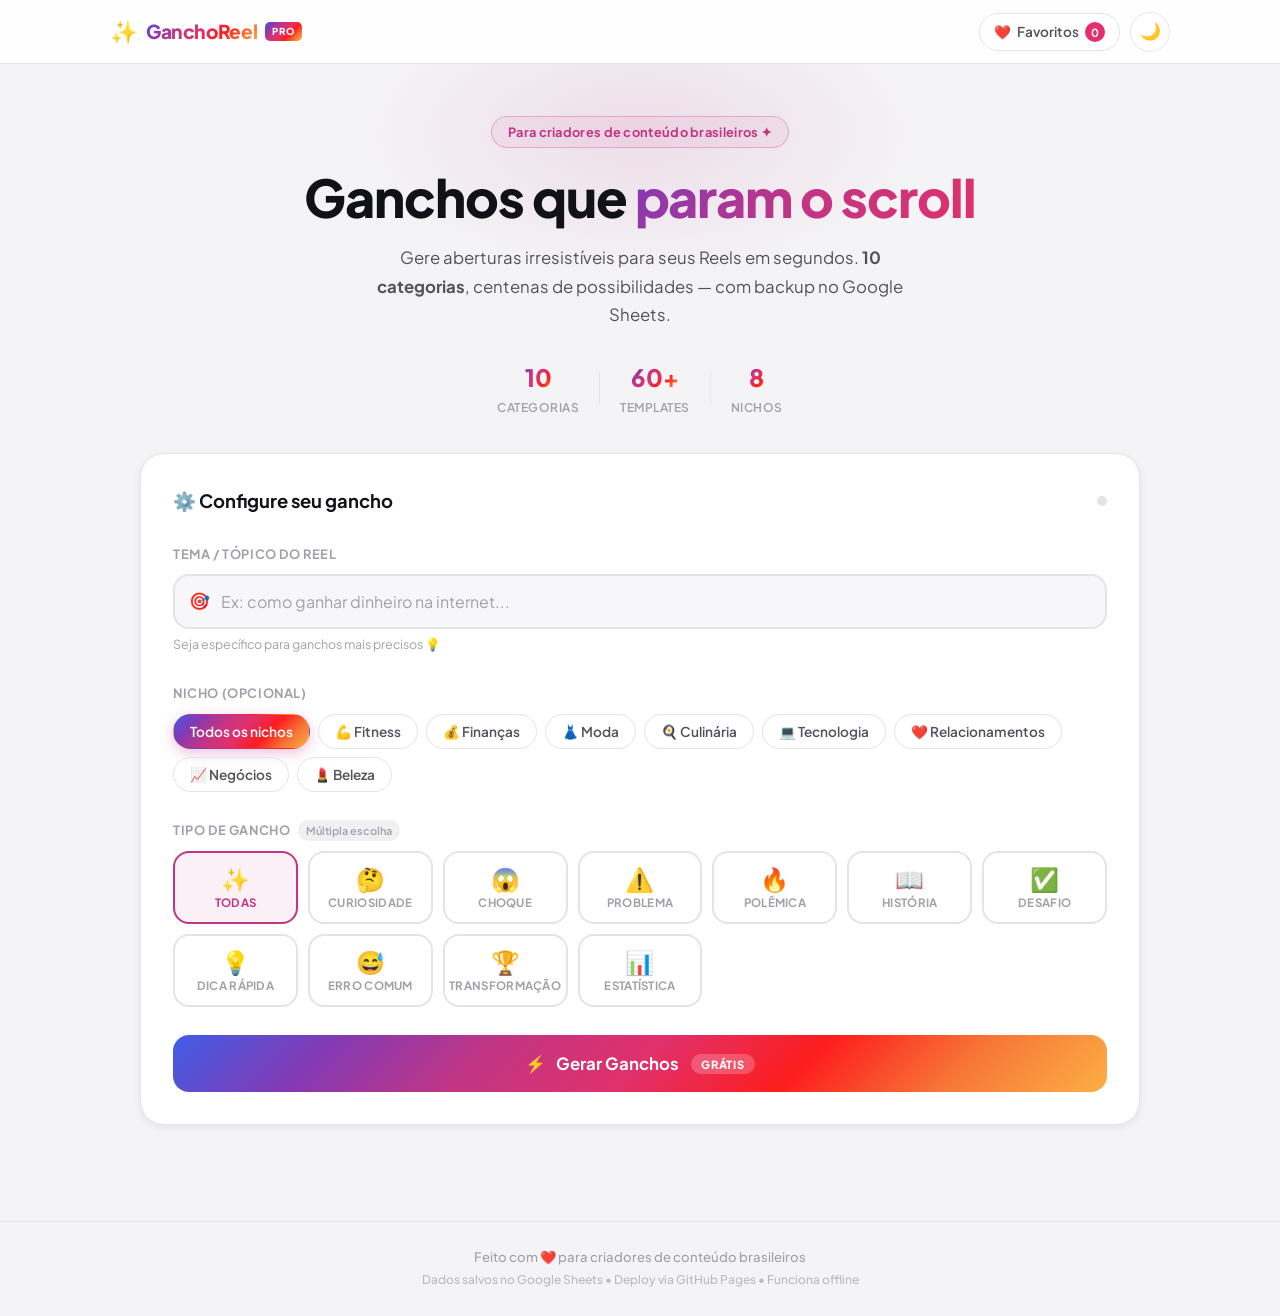
<file: index.html>
<!DOCTYPE html>
<html lang="pt-BR" data-theme="light">
<head>
  <meta charset="UTF-8">
  <meta name="viewport" content="width=device-width, initial-scale=1.0">
  <meta name="description" content="Gerador de Ganchos para Instagram Reels — Crie aberturas irresistíveis para seus vídeos">
  <meta name="theme-color" content="#833AB4">
  <meta property="og:title" content="GanchoReel — Gerador de Ganchos para Reels">
  <meta property="og:description" content="Gere ganchos irresistíveis para seus Reels em segundos. 10 categorias, centenas de possibilidades.">
  <title>GanchoReel ✨ — Gerador de Ganchos para Reels</title>

  <!-- Google Fonts -->
  <link rel="preconnect" href="https://fonts.googleapis.com">
  <link rel="preconnect" href="https://fonts.gstatic.com" crossorigin>
  <link href="https://fonts.googleapis.com/css2?family=Plus+Jakarta+Sans:ital,wght@0,400;0,500;0,600;0,700;0,800;1,400&display=swap" rel="stylesheet">

  <link rel="stylesheet" href="css/style.css">
</head>
<body>

  <!-- ===== HEADER ===== -->
  <header class="app-header">
    <div class="header-inner">
      <a class="logo" href="#">
        <span class="logo-icon">✨</span>
        <span class="logo-text">GanchoReel</span>
        <span class="logo-badge">PRO</span>
      </a>
      <div class="header-actions">
        <button class="btn-header" id="btn-toggle-favorites" title="Meus Favoritos">
          ❤️ <span class="btn-header-label">Favoritos</span>
          <span class="header-badge" id="favorites-count">0</span>
        </button>
        <button class="btn-theme" id="btn-toggle-theme" aria-label="Alternar tema">
          🌙
        </button>
      </div>
    </div>
  </header>

  <!-- ===== HERO ===== -->
  <section class="hero">
    <div class="hero-inner">
      <div class="hero-tag">Para criadores de conteúdo brasileiros ✦</div>
      <h1 class="hero-title">Ganchos que <em class="gradient-text">param o scroll</em></h1>
      <p class="hero-subtitle">
        Gere aberturas irresistíveis para seus Reels em segundos.
        <strong>10 categorias</strong>, centenas de possibilidades — com backup no Google Sheets.
      </p>
      <div class="hero-stats">
        <div class="stat"><span class="stat-num">10</span><span class="stat-label">Categorias</span></div>
        <div class="stat-div"></div>
        <div class="stat"><span class="stat-num">60+</span><span class="stat-label">Templates</span></div>
        <div class="stat-div"></div>
        <div class="stat"><span class="stat-num">8</span><span class="stat-label">Nichos</span></div>
      </div>
    </div>
  </section>

  <!-- ===== MAIN APP ===== -->
  <main class="app-main">
    <div class="container">

      <!-- INPUT CARD -->
      <section class="card input-section" id="input-section">
        <div class="card-header">
          <h2 class="card-title">⚙️ Configure seu gancho</h2>
          <span class="api-status" id="api-status" title="Status da API"></span>
        </div>

        <!-- Topic Input -->
        <div class="field-group">
          <label class="field-label" for="input-topic">Tema / Tópico do Reel</label>
          <div class="input-wrapper">
            <span class="input-icon">🎯</span>
            <input
              type="text"
              id="input-topic"
              class="topic-input"
              placeholder="Ex: como ganhar dinheiro na internet..."
              autocomplete="off"
              spellcheck="false"
              maxlength="120"
            >
            <button class="input-clear" id="btn-clear" title="Limpar campo">✕</button>
          </div>
          <span class="input-hint">Seja específico para ganchos mais precisos 💡</span>
        </div>

        <!-- Nicho Selector -->
        <div class="field-group">
          <label class="field-label">Nicho (opcional)</label>
          <div class="pills-container" id="nichos-container">
            <!-- Preenchido pelo JS -->
          </div>
        </div>

        <!-- Category Selector -->
        <div class="field-group">
          <label class="field-label">Tipo de Gancho <span class="field-badge">Múltipla escolha</span></label>
          <div class="categories-grid" id="categories-container">
            <!-- Preenchido pelo JS -->
          </div>
        </div>

        <!-- Generate Button -->
        <button class="btn-generate" id="btn-generate">
          <span class="btn-generate-content">
            <span>⚡</span>
            <span>Gerar Ganchos</span>
          </span>
          <span class="btn-generate-badge">GRÁTIS</span>
        </button>
      </section>

      <!-- RESULTS SECTION -->
      <section class="results-section" id="results-section" hidden>
        <div class="results-header">
          <div>
            <h2 class="section-title">Seus Ganchos</h2>
            <p class="results-meta" id="results-meta"></p>
          </div>
          <button class="btn-regenerate" id="btn-regenerate" title="Gerar novamente">🔄 Regenerar</button>
        </div>
        <div class="hooks-grid" id="hooks-container">
          <!-- Preenchido pelo JS -->
        </div>
      </section>

      <!-- FAVORITES SECTION -->
      <section class="favorites-section" id="favorites-section" hidden>
        <div class="favorites-header">
          <h2 class="section-title">❤️ Favoritos</h2>
          <button class="btn-clear-all" id="btn-clear-favorites">Limpar todos</button>
        </div>
        <div class="favorites-grid" id="favorites-container">
          <!-- Preenchido pelo JS -->
        </div>
      </section>

    </div>
  </main>

  <!-- ===== FOOTER ===== -->
  <footer class="app-footer">
    <div class="footer-inner">
      <p>Feito com ❤️ para criadores de conteúdo brasileiros</p>
      <p class="footer-sub">Dados salvos no Google Sheets &bull; Deploy via GitHub Pages &bull; Funciona offline</p>
    </div>
  </footer>

  <!-- ===== SCRIPTS ===== -->
  <script src="js/templates.js"></script>
  <script src="js/api.js"></script>
  <script src="js/app.js"></script>
</body>
</html>
</file>
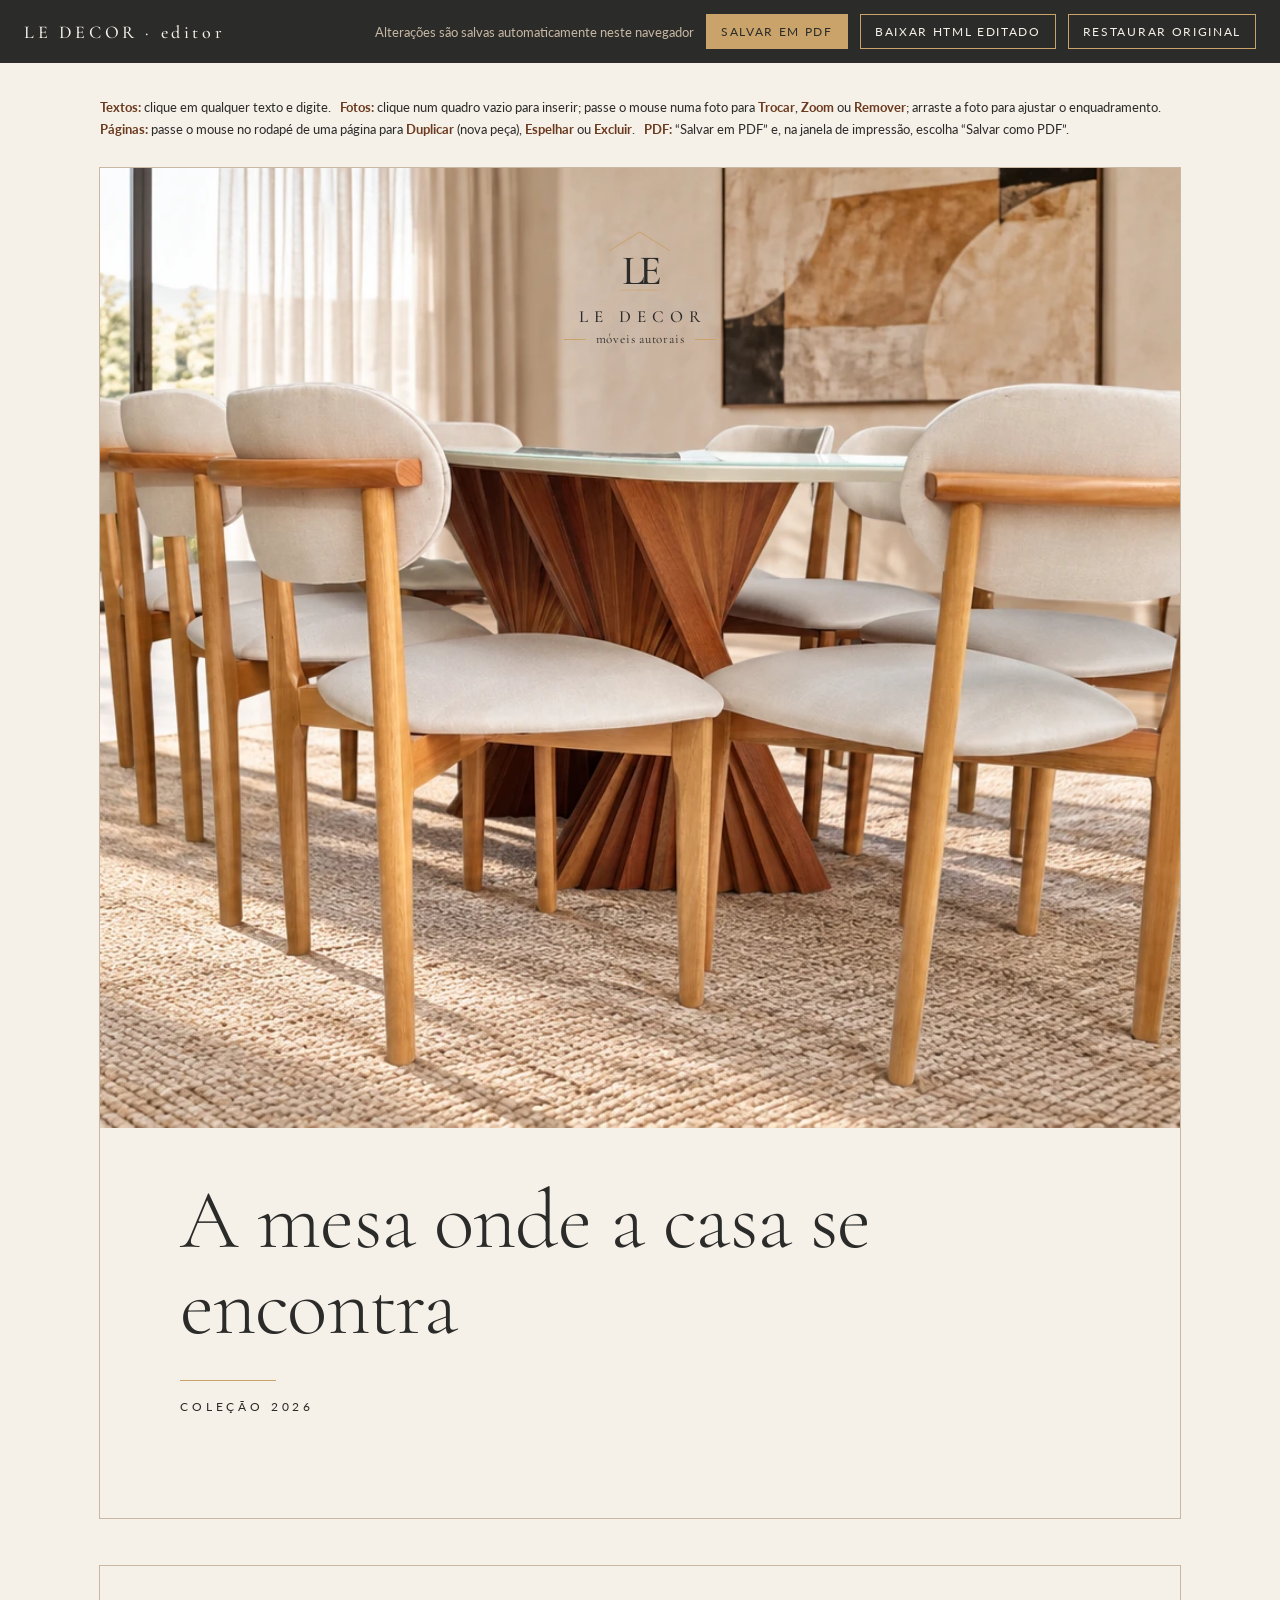
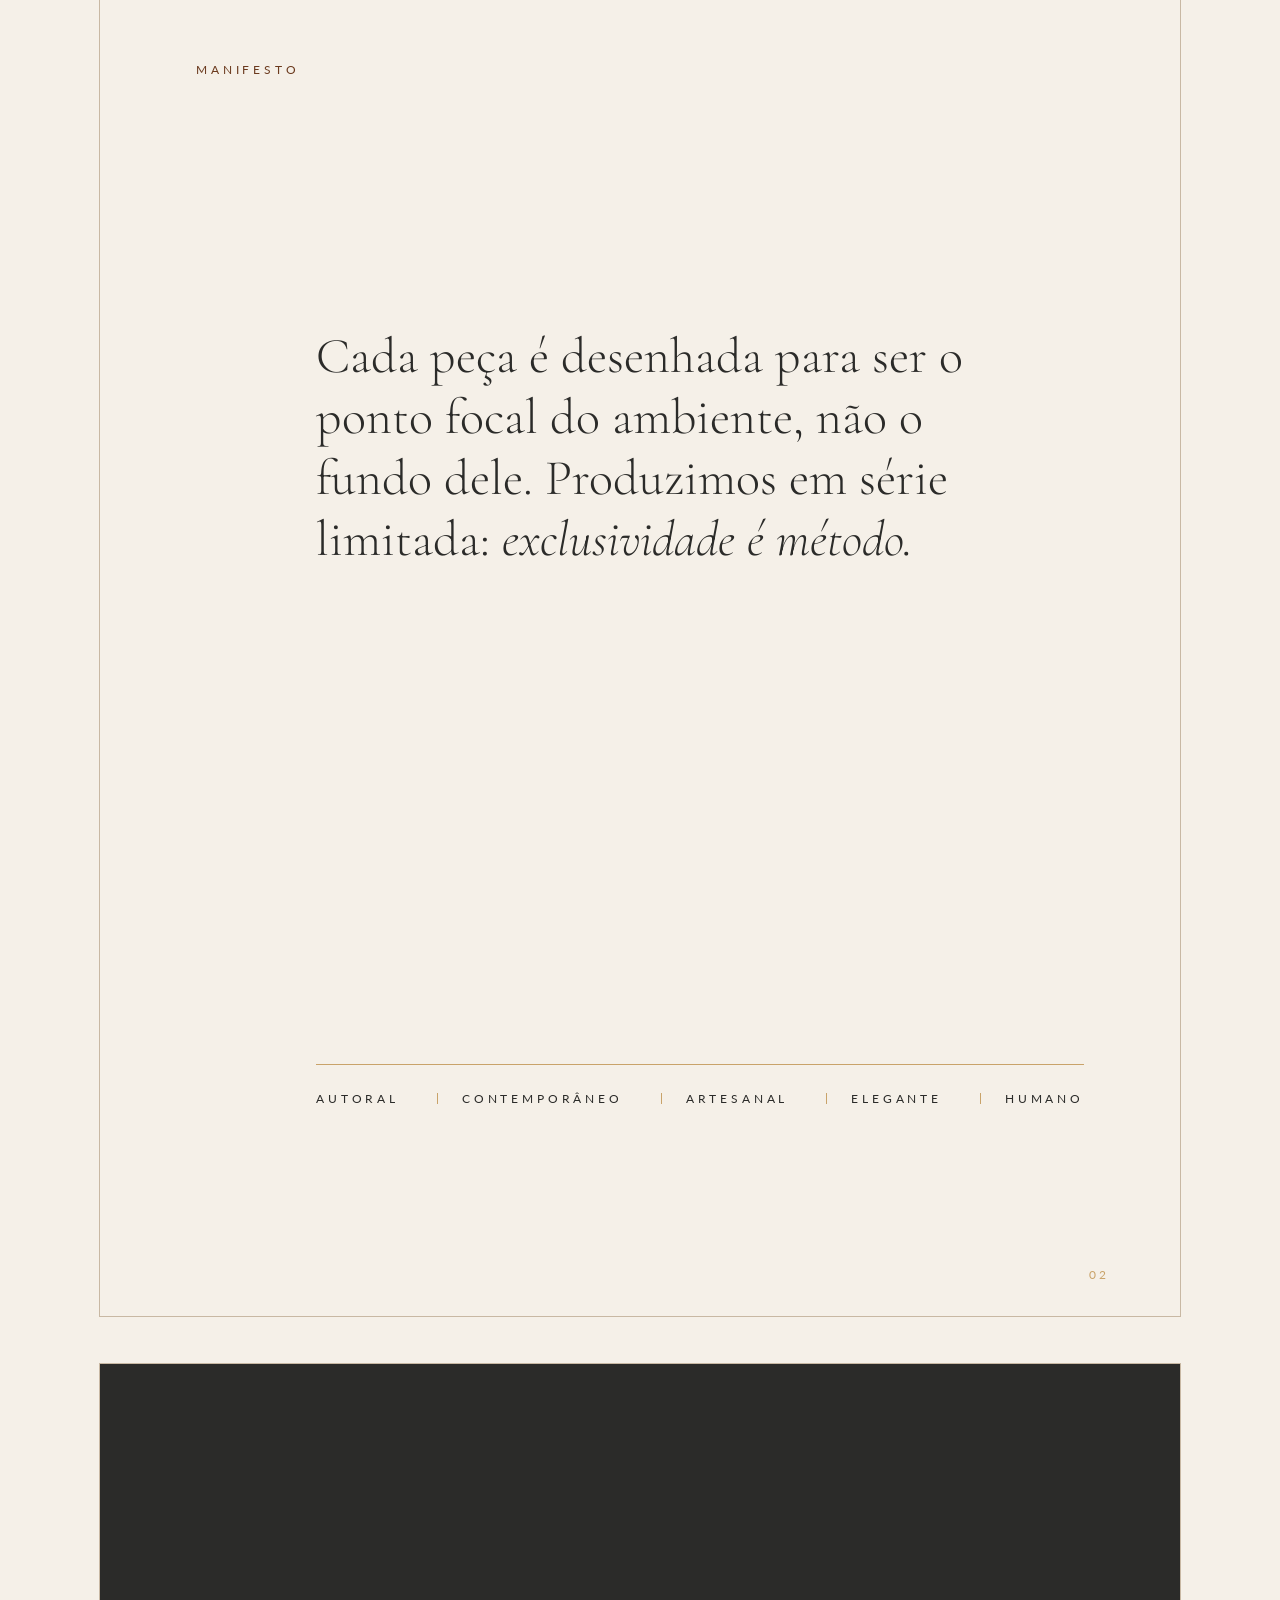
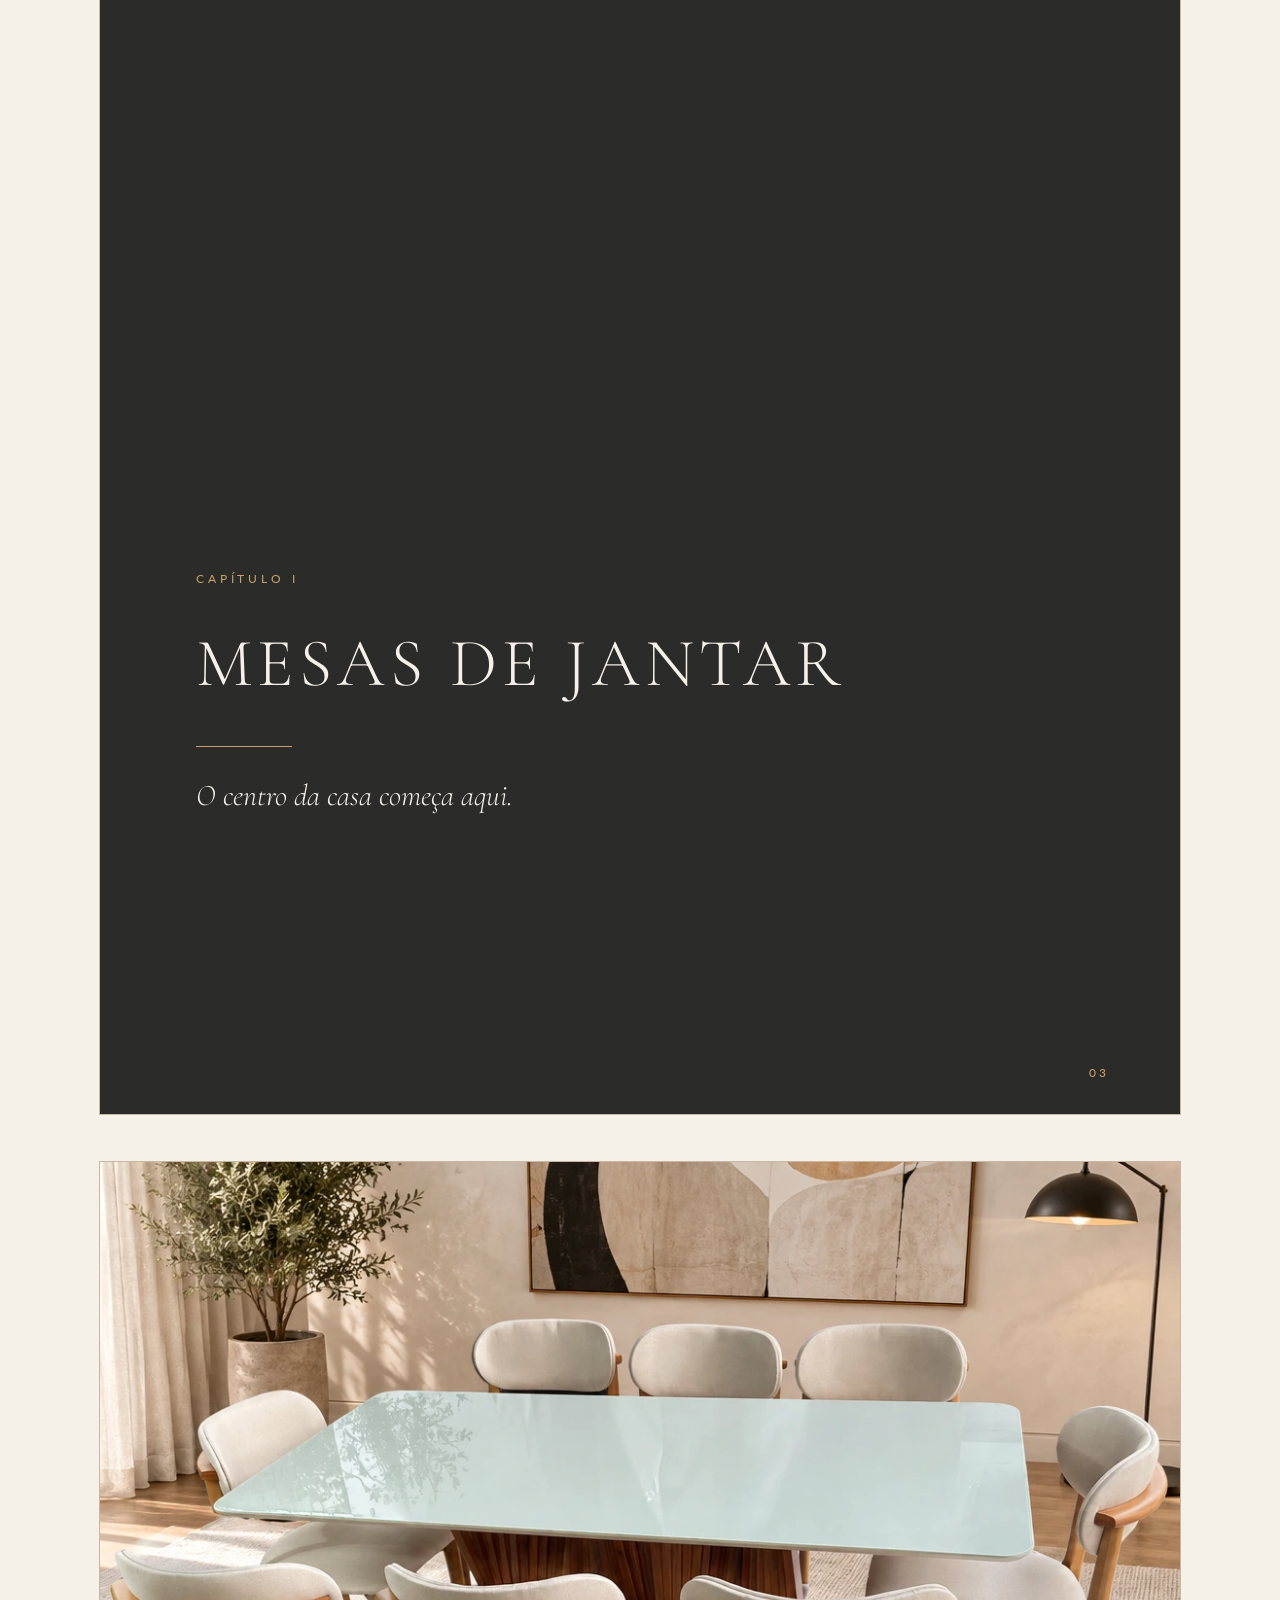
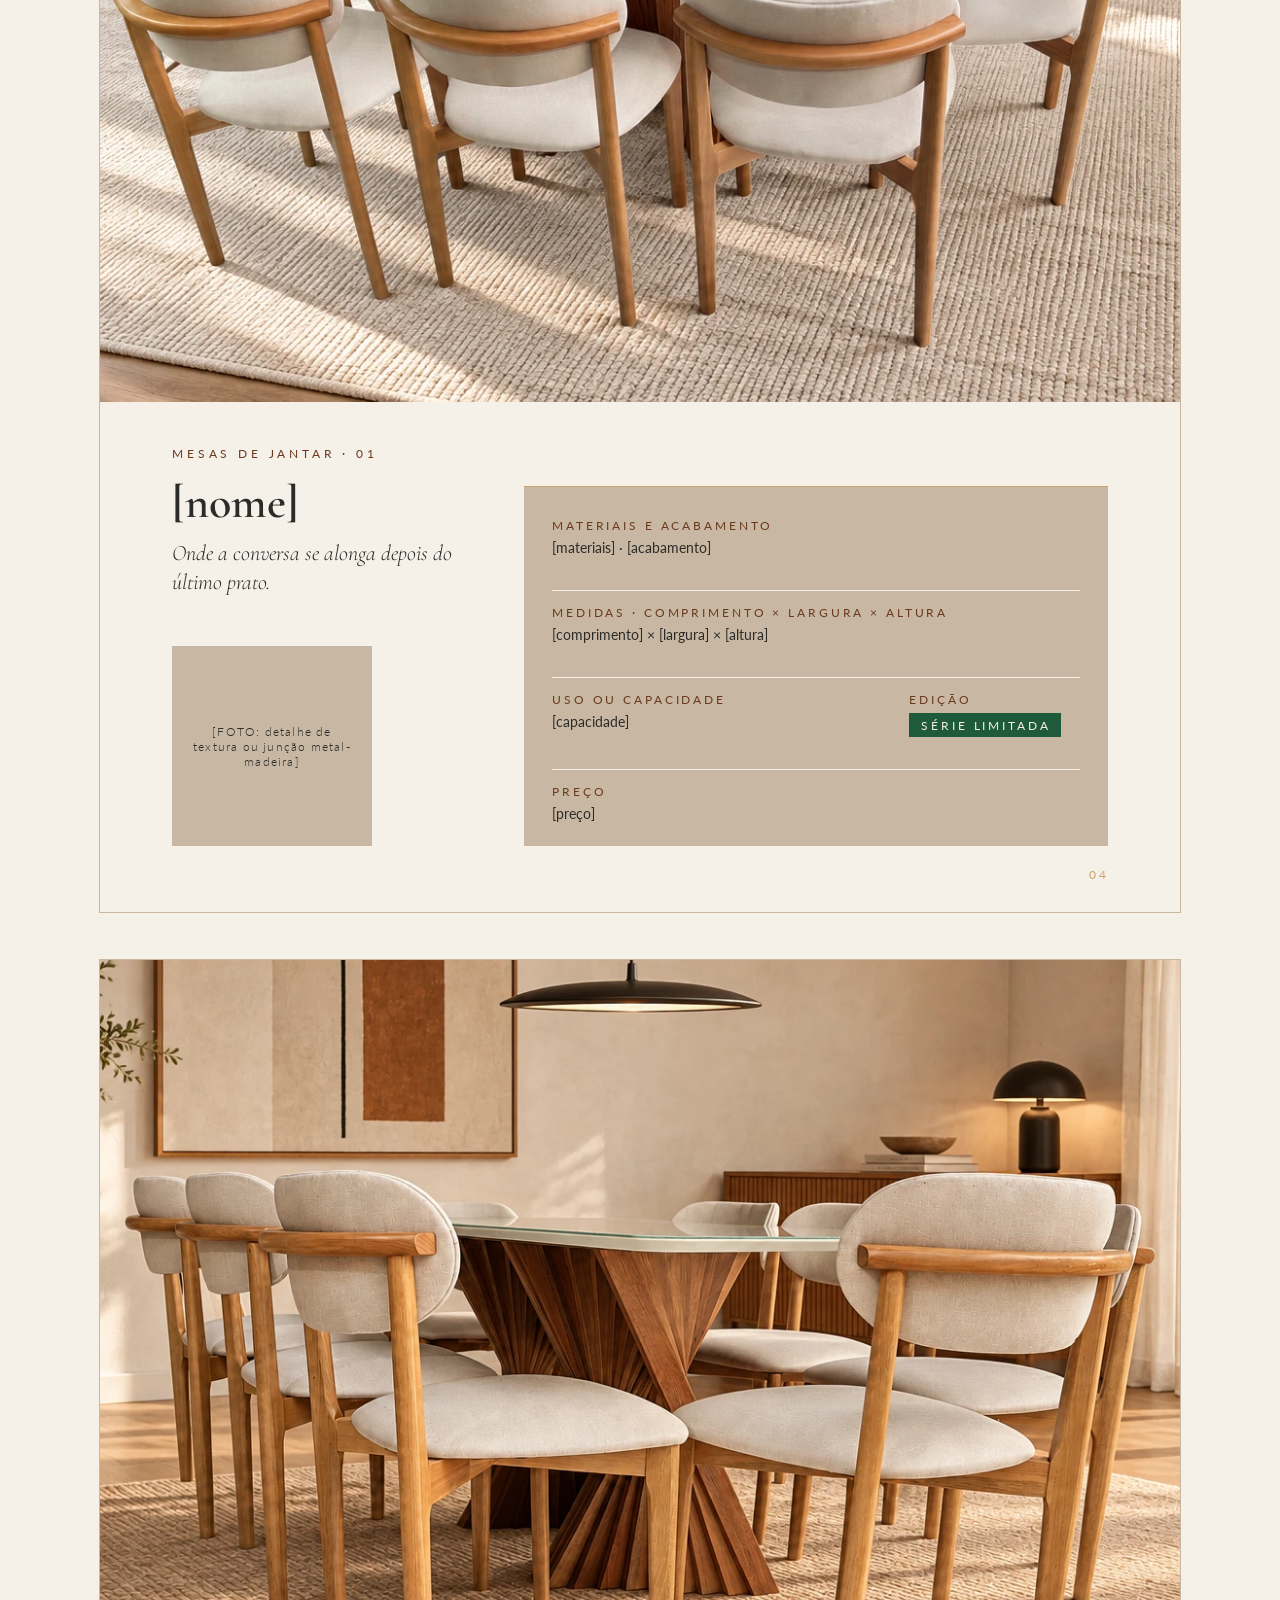
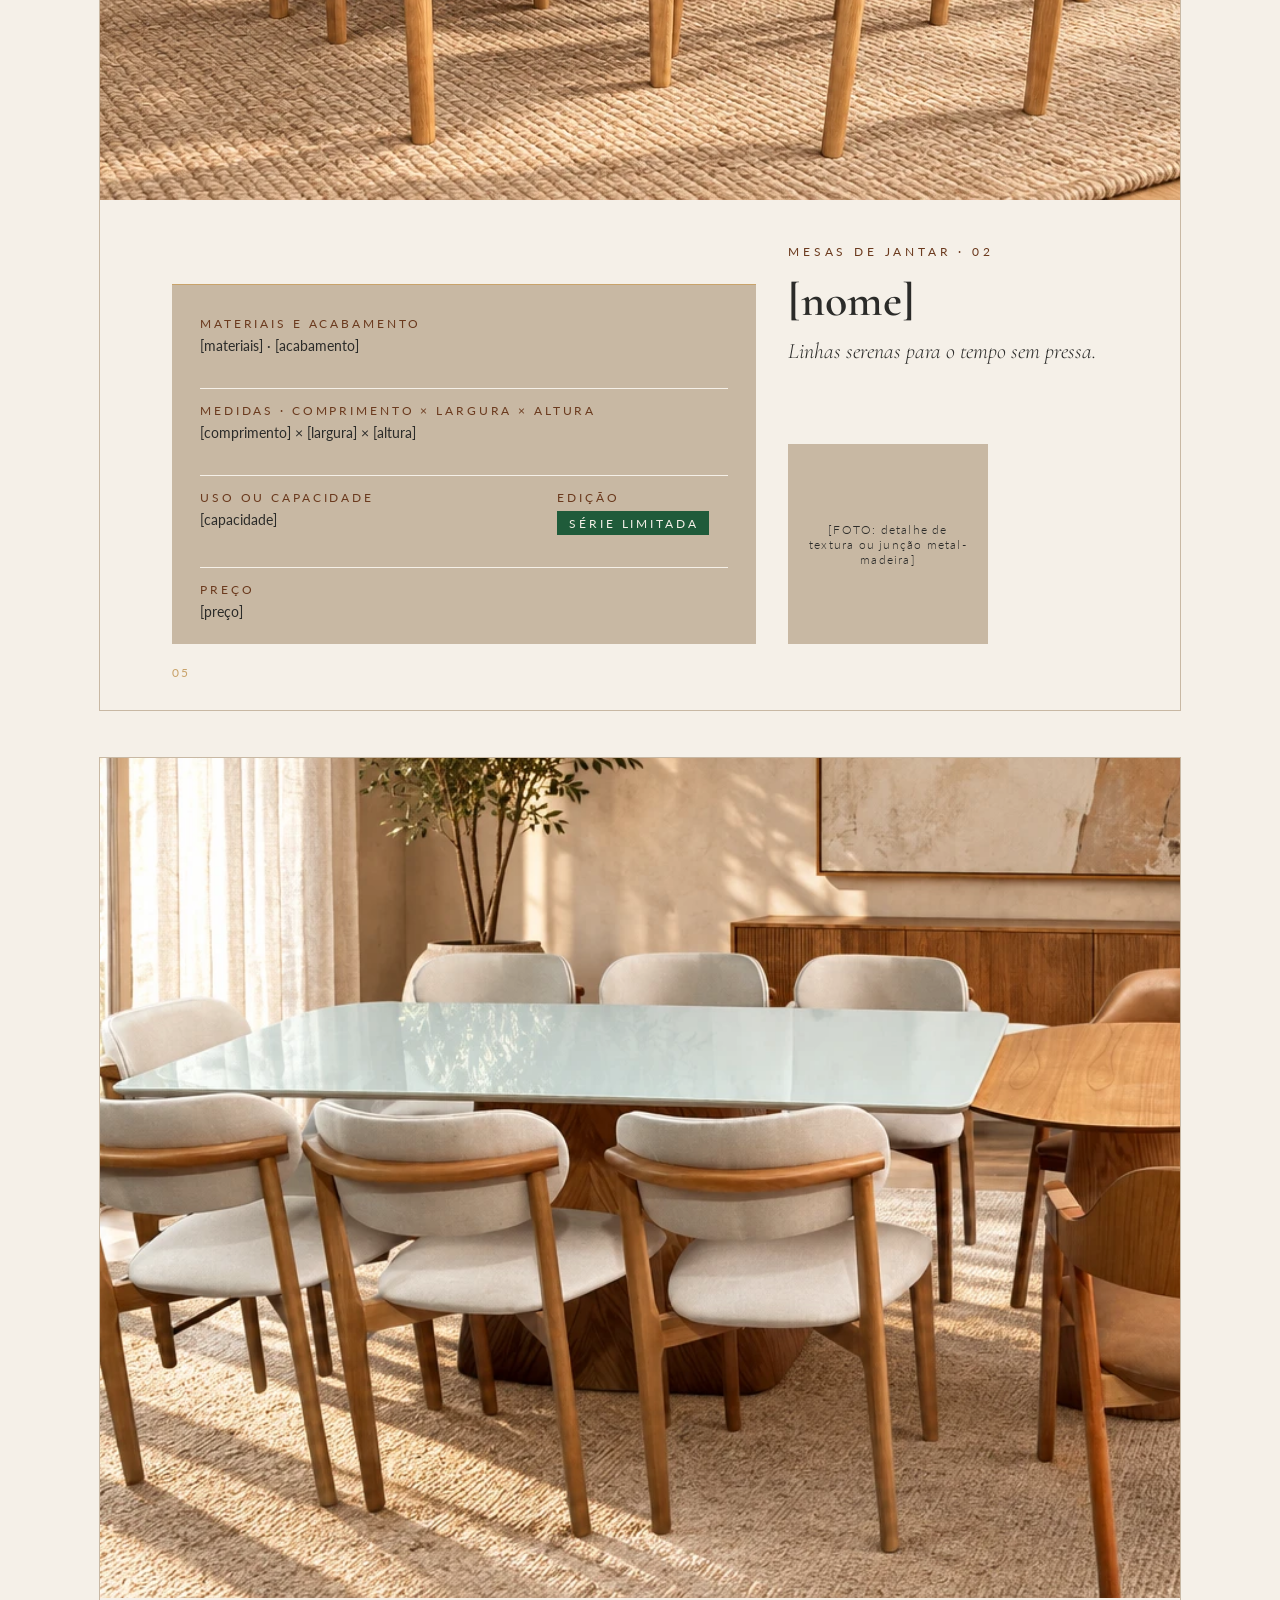
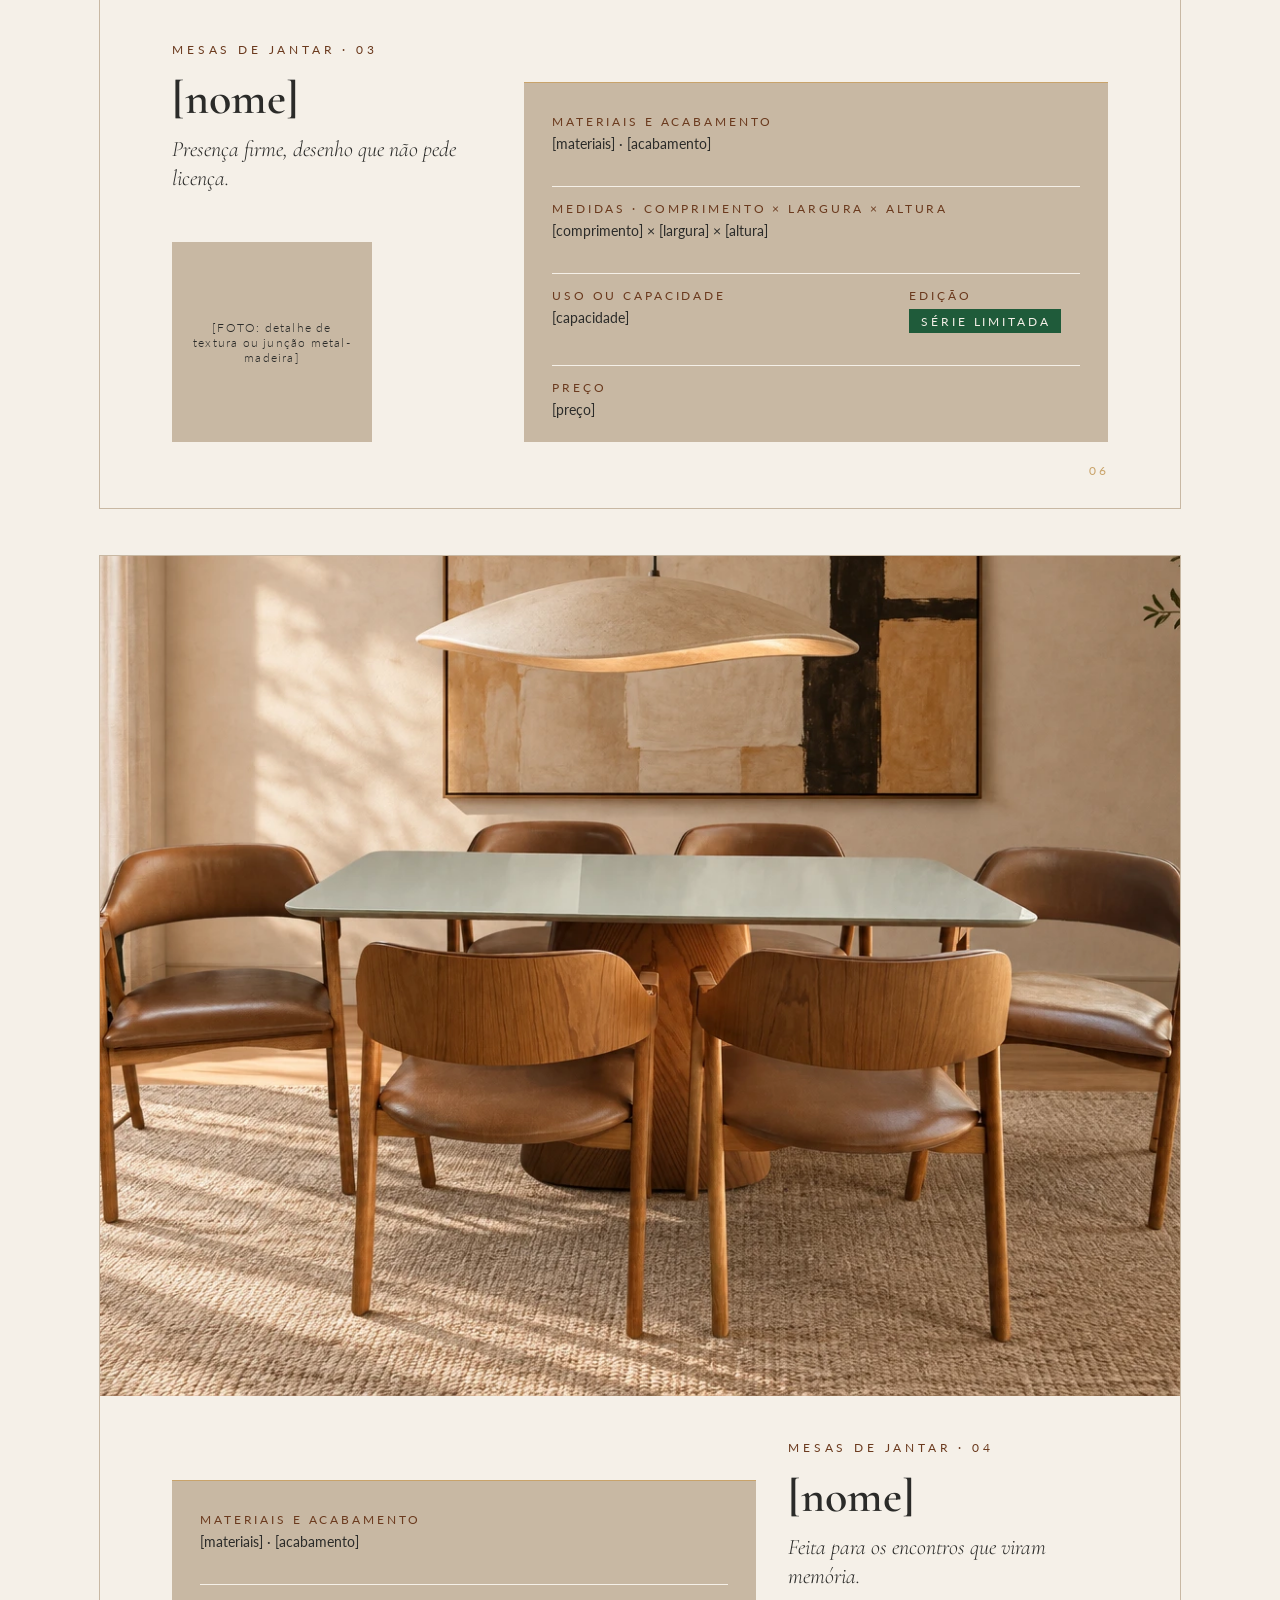
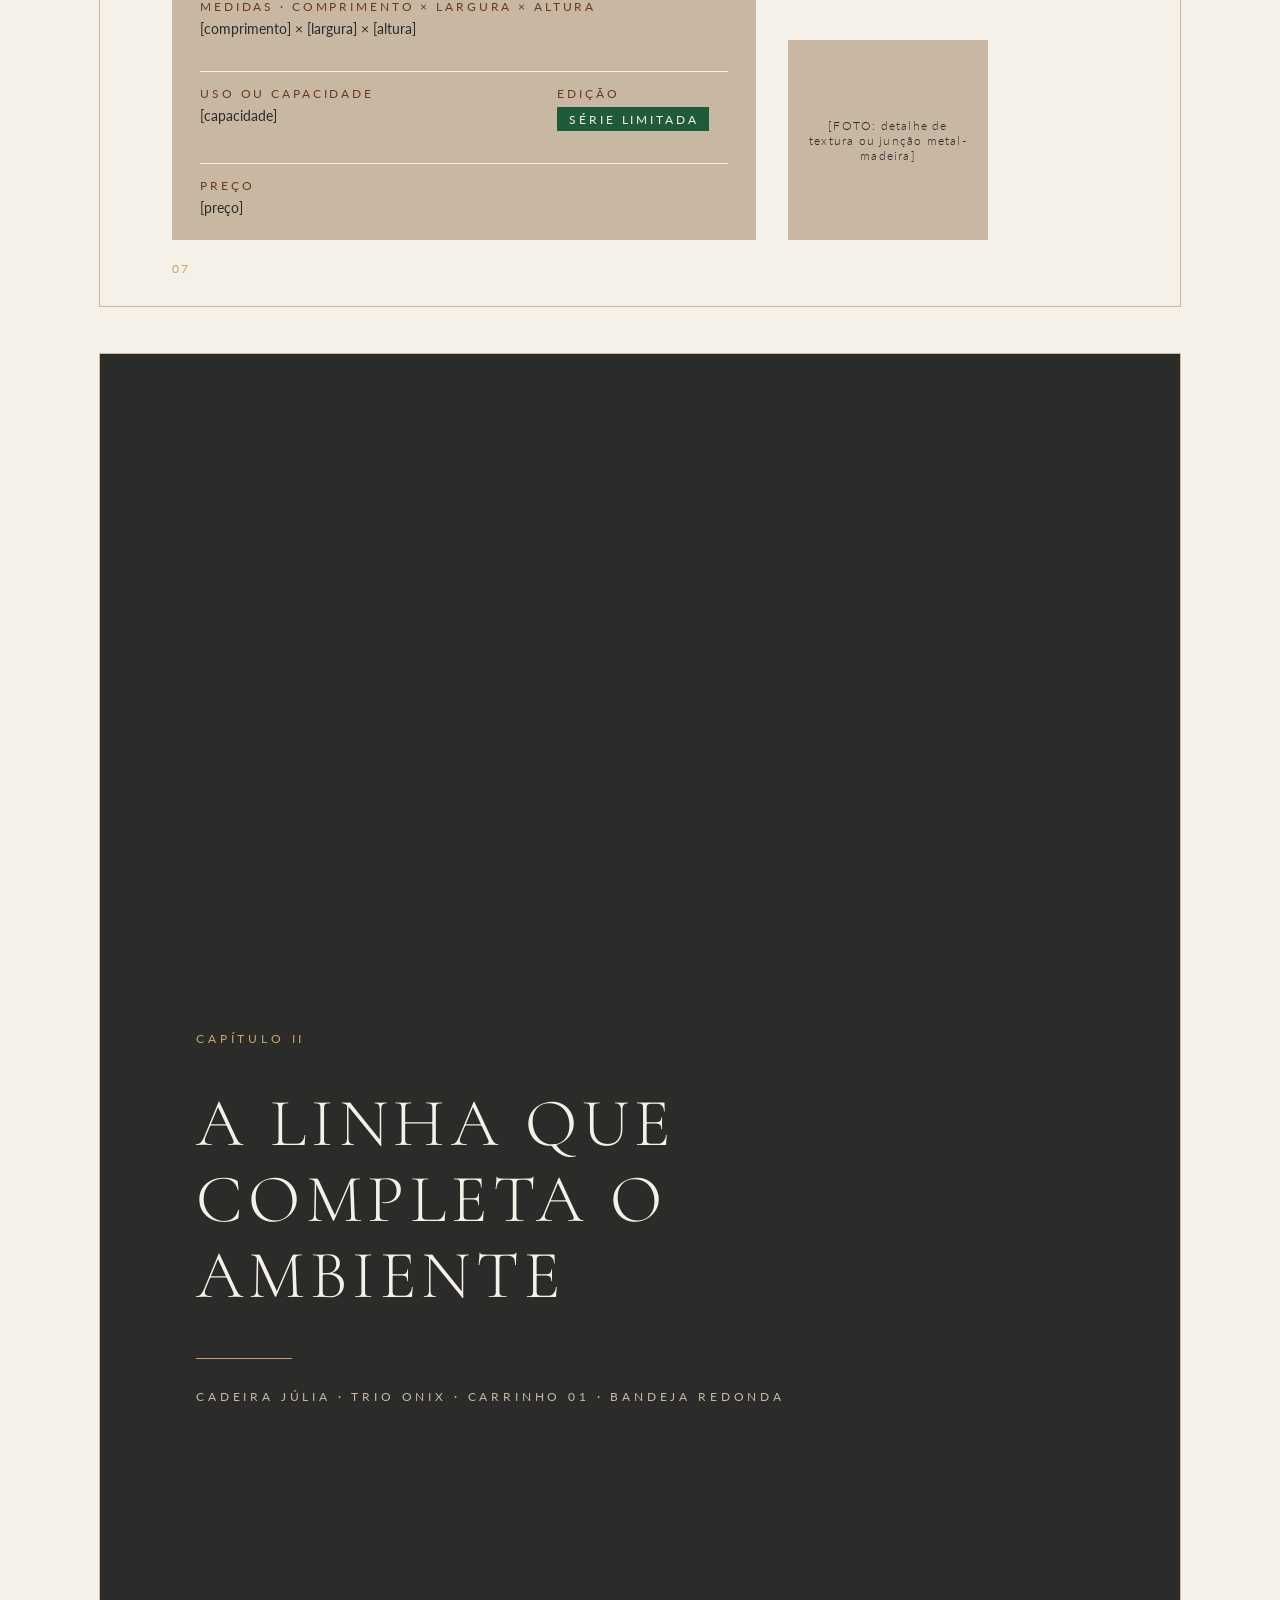
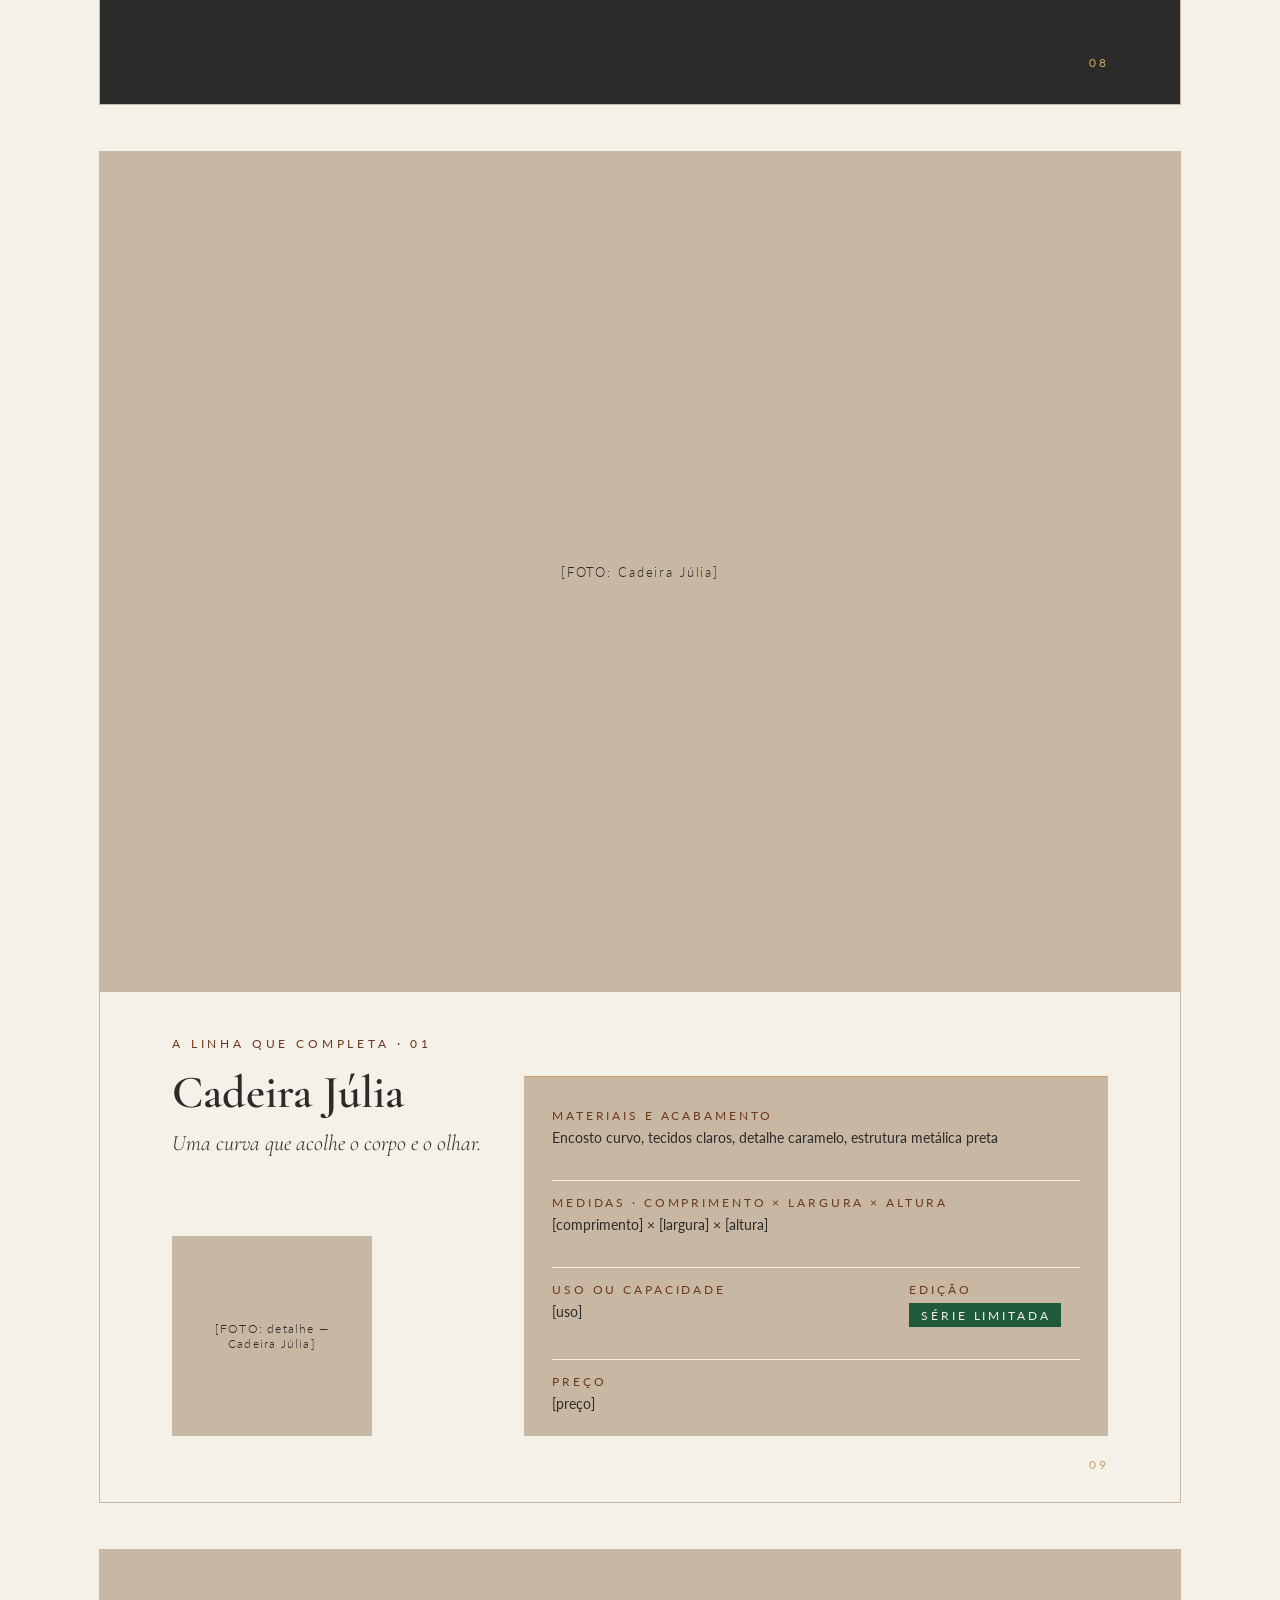
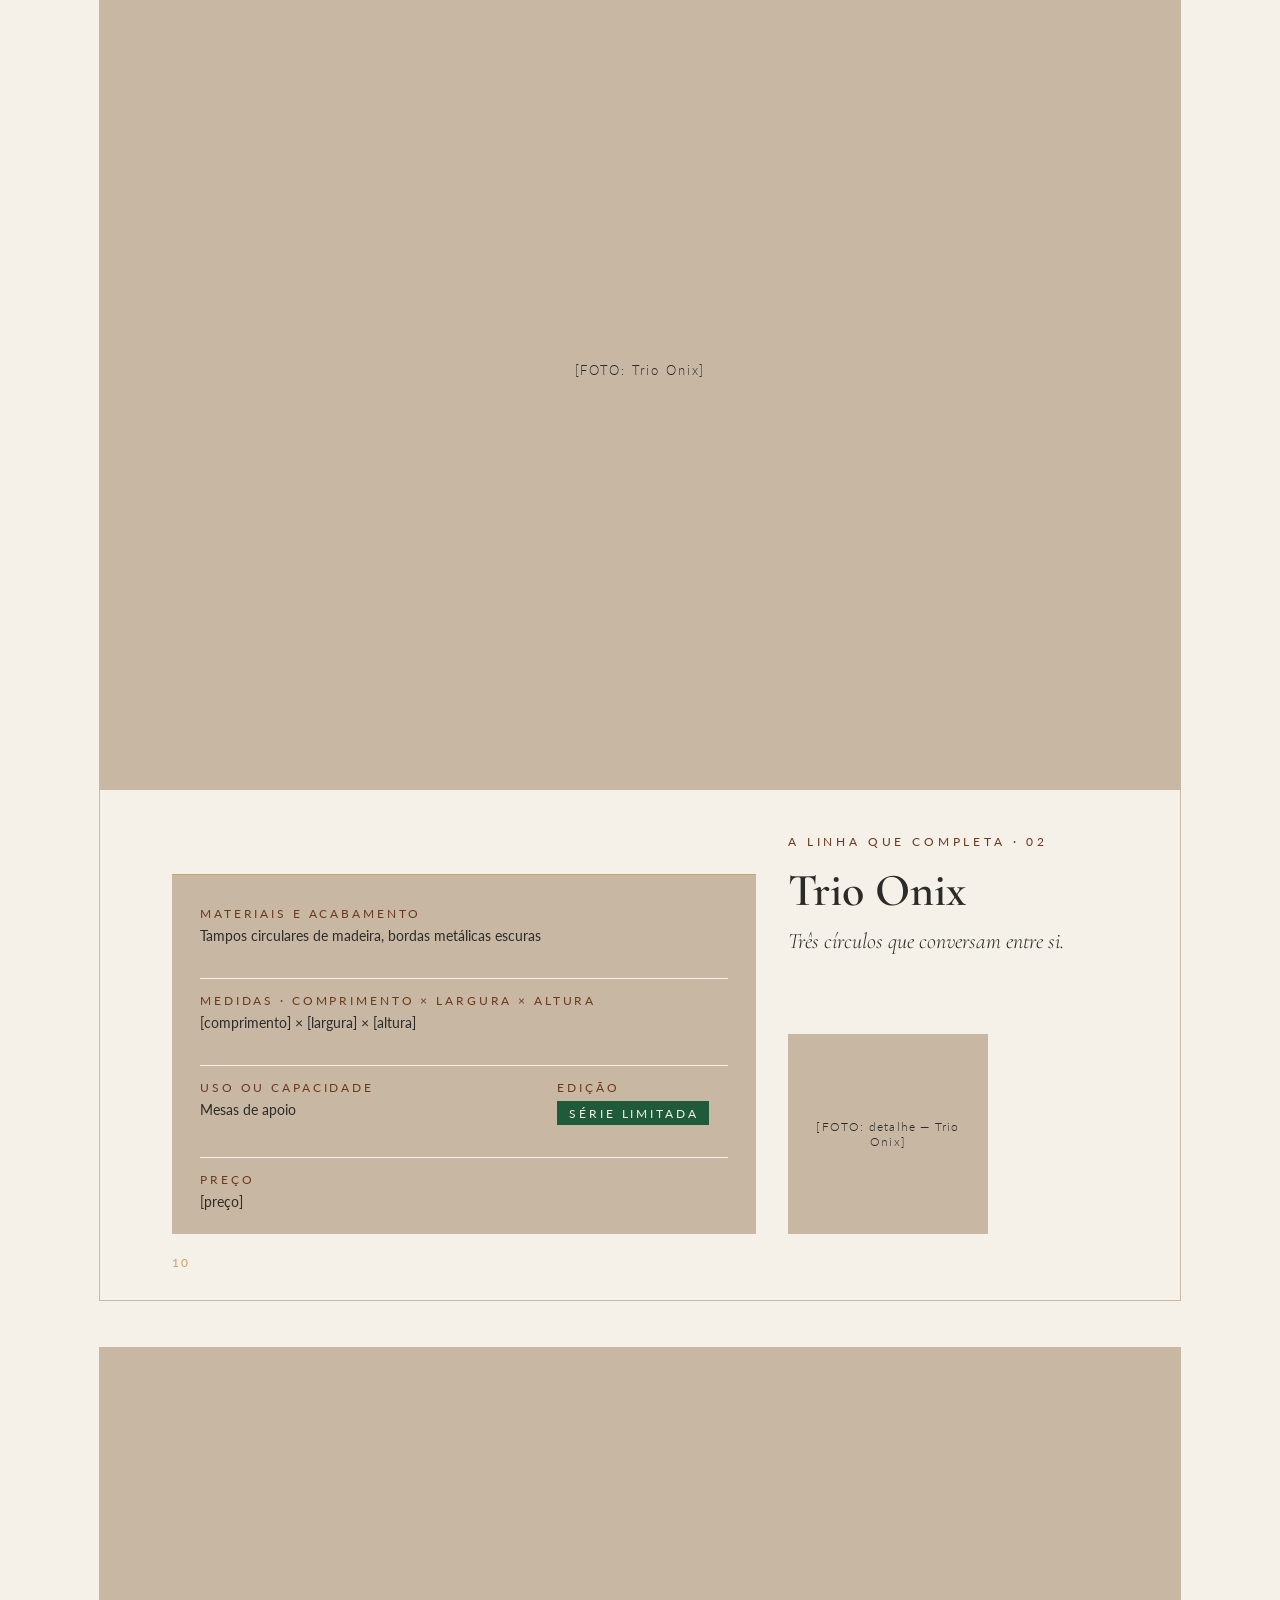
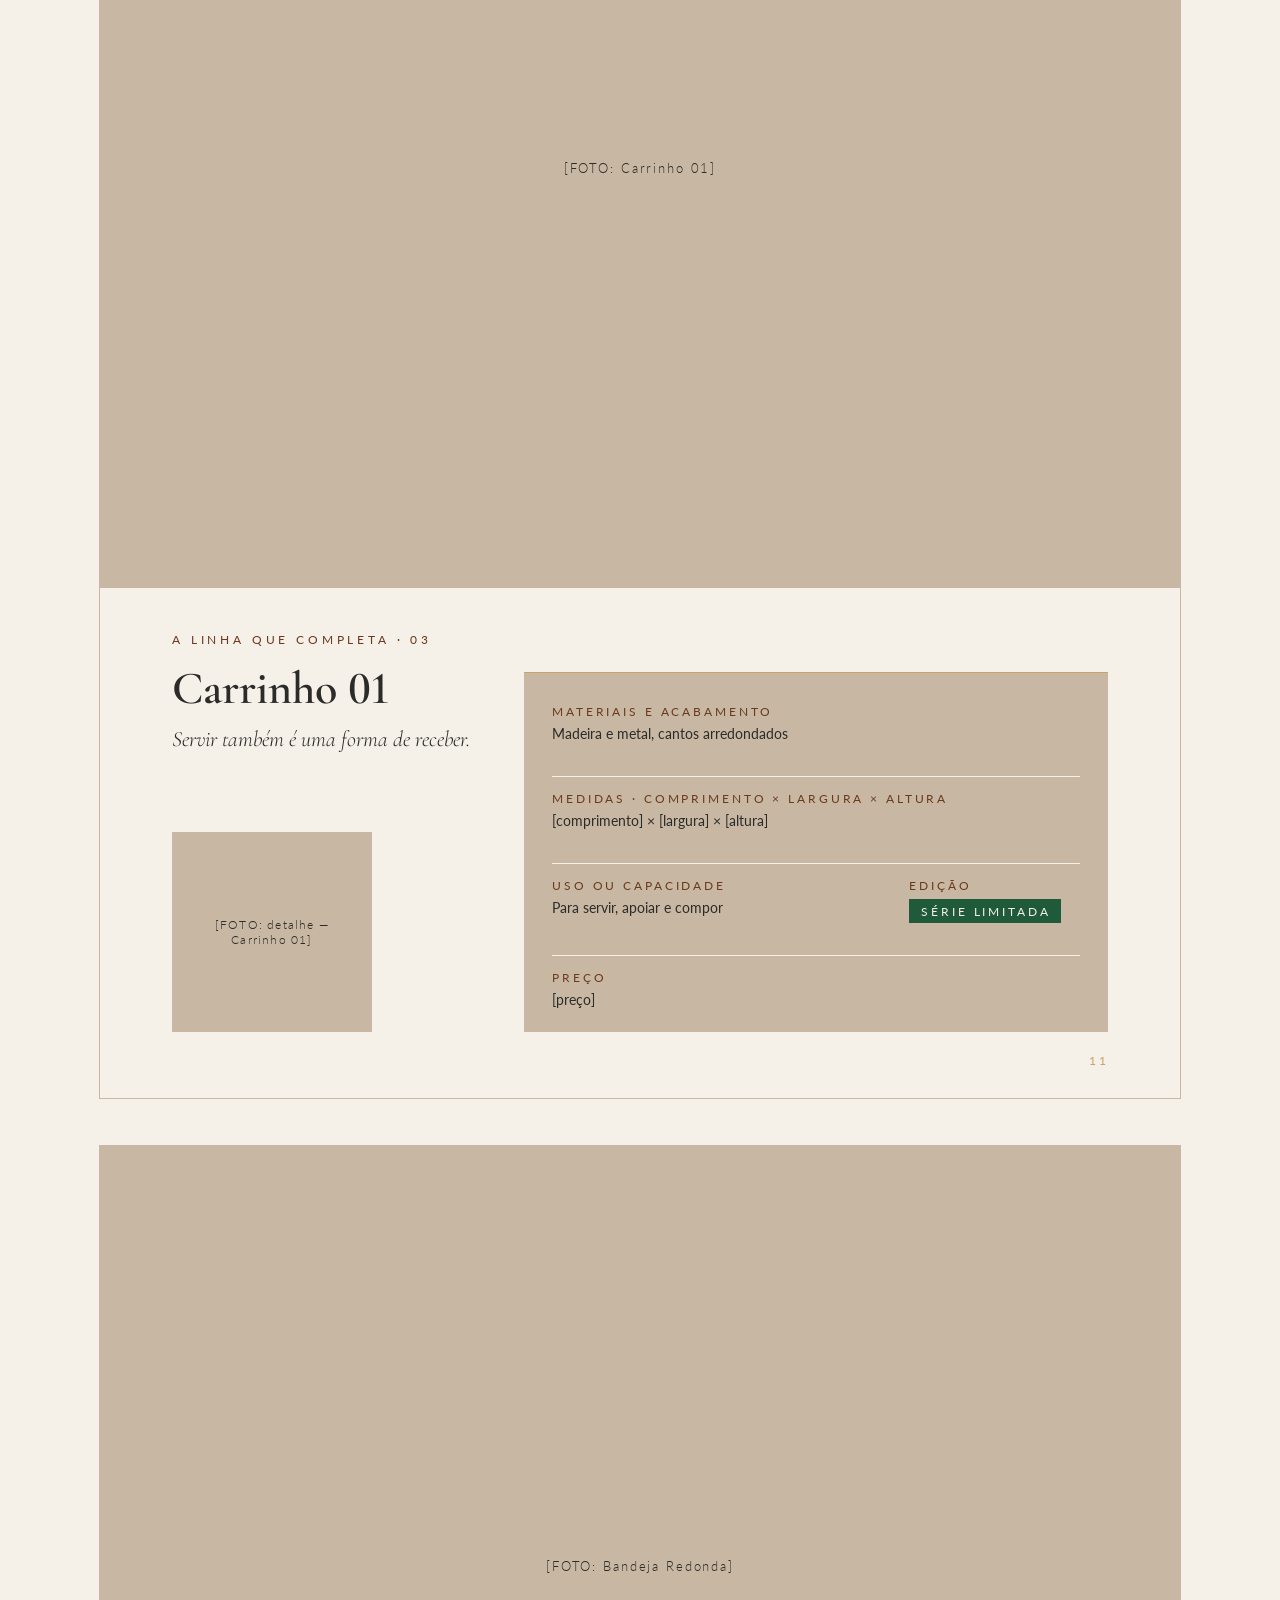
<file: catalogo-le-decor/index.html>
<!doctype html>
<html lang="pt-BR">
<head>
<meta charset="utf-8">
<meta name="viewport" content="width=device-width, initial-scale=1">
<title>Le Decor 2026</title>
<link rel="preconnect" href="https://fonts.googleapis.com">
<link rel="preconnect" href="https://fonts.gstatic.com" crossorigin>
<link href="https://fonts.googleapis.com/css2?family=Cormorant+Garamond:ital,wght@0,300;0,400;0,500;0,600;0,700;1,300;1,400&family=Lato:wght@300;400&display=swap" rel="stylesheet">
<style>
  /* Paleta oficial — nenhuma cor fora destas */
  :root {
    --grafite: #2B2B29;
    --offwhite: #F5F0E8;
    --nogueira: #6B3A1E;
    --champagne: #C9A36A;
    --areia: #C8B8A3;
    --floresta: #1F5B3A; /* somente selo Série Limitada */
    --serif: "Cormorant Garamond", "EB Garamond", Garamond, serif;
    --sans: "Lato", sans-serif;
  }

  @page { size: 1080px 1350px; margin: 0; }
  * { box-sizing: border-box; margin: 0; padding: 0; }
  html, body { background: var(--offwhite); }
  body { -webkit-print-color-adjust: exact; print-color-adjust: exact; color: var(--grafite); }

  .page {
    position: relative; width: 1080px; height: 1350px; overflow: hidden;
    background: var(--offwhite); page-break-after: always; break-after: page;
  }
  .page:last-child { page-break-after: auto; break-after: auto; }

  /* Tipografia base */
  .caps { font-family: var(--sans); font-weight: 400; font-size: 9pt; letter-spacing: .32em; text-transform: uppercase; }
  .rule { width: 96px; height: 1px; background: var(--champagne); }
  .folio { position: absolute; bottom: 34px; font-family: var(--sans); font-size: 9pt; letter-spacing: .2em; color: var(--champagne); }

  /* Fotos: a imagem preenche o quadro; sem foto, aparece o placeholder */
  .ph { position: absolute; overflow: hidden; background: var(--areia); }
  .ph img { position: absolute; inset: 0; width: 100%; height: 100%; object-fit: cover; display: block; user-select: none; -webkit-user-drag: none; }
  .ph:not(.has-img)::after {
    content: attr(data-label); position: absolute; inset: 0; display: flex; align-items: center; justify-content: center;
    padding: 24px; text-align: center; color: var(--grafite);
    font-family: var(--sans); font-weight: 300; font-size: 10pt; letter-spacing: .14em;
  }

  /* Logo (monograma LE com traço de teto) */
  .logo { display: flex; flex-direction: column; align-items: center; color: var(--grafite); }
  .logo svg { width: 76px; height: 66px; overflow: visible; }
  .logo .roof, .logo .under { stroke: var(--champagne); }
  .logo .mark { font-family: var(--serif); font-weight: 500; font-size: 66px; letter-spacing: -7px; fill: currentColor; }
  .logo .word { font-family: var(--serif); font-weight: 500; font-size: 17px; letter-spacing: .36em; margin: 12px 0 0 .36em; }
  .logo .tag { display: flex; align-items: center; gap: 10px; font-family: var(--serif); font-weight: 400; font-size: 13px; letter-spacing: .06em; margin-top: 4px; }
  .logo .tag i { display: block; width: 22px; height: 1px; background: var(--champagne); }

  /* 1 · Capa */
  .cover .cover-photo { top: 0; left: 0; right: 0; height: 960px; }
  .cover .logo { position: absolute; top: 60px; left: 50%; transform: translateX(-50%); }
  .cover .title { position: absolute; left: 80px; top: 1010px; width: 920px; }
  .cover h1 { font-family: var(--serif); font-weight: 300; font-size: 84px; line-height: 1.02; letter-spacing: -.01em; }
  .cover .rule { margin: 30px 0 18px; }

  /* 2 · Manifesto */
  .manifesto .eyebrow { position: absolute; top: 96px; left: 96px; color: var(--nogueira); }
  .manifesto blockquote {
    position: absolute; top: 360px; left: 216px; width: 720px;
    font-family: var(--serif); font-weight: 300; font-size: 50px; line-height: 1.22;
  }
  .manifesto .values { position: absolute; left: 216px; right: 96px; bottom: 210px; }
  .manifesto .values .rule { width: 100%; margin-bottom: 26px; }
  .manifesto .values ul { list-style: none; display: flex; justify-content: space-between; }
  .manifesto .values li { display: flex; align-items: center; }
  .manifesto .values li + li::before { content: ""; display: inline-block; width: 1px; height: 11px; background: var(--champagne); margin-right: 24px; }

  /* 3, 8 · Divisórias */
  .divider { background: var(--grafite); color: var(--offwhite); }
  .divider .wrap { position: absolute; left: 96px; bottom: 300px; width: 820px; }
  .divider .eyebrow { color: var(--champagne); margin-bottom: 40px; }
  .divider h2 { font-family: var(--serif); font-weight: 300; font-size: 68px; line-height: 1.12; letter-spacing: .08em; text-transform: uppercase; }
  .divider .rule { margin: 44px 0 30px; }
  .divider p.phrase { font-family: var(--serif); font-style: italic; font-weight: 300; font-size: 30px; }
  .divider p.list { color: var(--areia); }

  /* Páginas de peça: foto em destaque colada no topo, texto e ficha no terço inferior */
  .piece .main { top: 0; left: 0; width: 1080px; height: 840px; }
  .piece .info { position: absolute; top: 884px; width: 320px; }
  .piece .eyebrow { color: var(--nogueira); }
  .piece h3 { font-variant-numeric: lining-nums; font-family: var(--serif); font-weight: 600; font-size: 46px; line-height: 1.04; margin-top: 18px; }
  .piece .sense { font-family: var(--serif); font-style: italic; font-weight: 300; font-size: 22px; line-height: 1.32; margin-top: 12px; }
  .piece .detail { top: 1084px; width: 200px; height: 200px; }
  .piece .detail:not(.has-img)::after { font-size: 9pt; letter-spacing: .1em; padding: 18px; }
  .piece .ficha { position: absolute; top: 924px; height: 360px; width: 584px; }
  .piece.info-l .info, .piece.info-l .detail { left: 72px; }
  .piece.info-l .ficha { left: 424px; }
  .piece.info-l .folio { right: 72px; }
  .piece.info-r .info { left: 688px; }
  .piece.info-r .detail { left: 688px; }
  .piece.info-r .ficha { left: 72px; }
  .piece.info-r .folio { left: 72px; }
  .piece .folio { bottom: 30px; }

  /* Ficha técnica */
  .ficha { background: var(--areia); padding: 0 28px; display: flex; flex-direction: column; justify-content: space-between; padding-bottom: 22px; }
  .ficha::before { content: ""; display: block; height: 1px; background: var(--champagne); margin: 0 -28px; }
  .ficha .label { color: var(--nogueira); font-size: 9pt; letter-spacing: .24em; }
  .ficha .val { font-family: var(--sans); font-weight: 400; font-size: 10.5pt; line-height: 1.55; margin-top: 4px; }
  .ficha .f-row, .ficha .f-grid2 { padding-top: 14px; padding-bottom: 14px; }
  .ficha .f-row + *, .ficha .f-grid2 + * { border-top: 1px solid var(--offwhite); }
  .ficha > :last-child { padding-bottom: 0; }
  .ficha .f-grid2 { display: grid; grid-template-columns: 2fr 1fr; gap: 16px; }
  .seal { display: inline-block; background: var(--floresta); color: var(--offwhite); font-family: var(--sans); font-size: 9pt; letter-spacing: .24em; text-transform: uppercase; padding: 5px 10px 4px 12px; margin-top: 6px; white-space: nowrap; }

  /* 13 · Como comprar */
  .buy .eyebrow { position: absolute; top: 96px; left: 96px; color: var(--nogueira); }
  .buy h2 { position: absolute; top: 210px; left: 96px; font-family: var(--serif); font-weight: 300; font-size: 76px; line-height: 1.05; }
  .buy .lead { position: absolute; top: 410px; left: 96px; width: 300px; font-family: var(--serif); font-style: italic; font-weight: 300; font-size: 24px; line-height: 1.4; }
  .buy ol { position: absolute; top: 560px; left: 416px; right: 96px; list-style: none; }
  .buy li { display: flex; align-items: baseline; gap: 36px; padding: 30px 0; border-top: 1px solid var(--champagne); }
  .buy li:last-child { border-bottom: 1px solid var(--champagne); }
  .buy li .n { font-variant-numeric: lining-nums; font-family: var(--serif); font-weight: 300; font-size: 34px; color: var(--champagne); width: 44px; flex: none; }
  .buy li .t { font-family: var(--sans); font-weight: 300; font-size: 11pt; line-height: 1.7; }
  .buy .folio { right: 72px; }

  /* 14 · Contracapa */
  .back { background: var(--grafite); color: var(--offwhite); }
  .back .logo { position: absolute; top: 140px; left: 96px; align-items: flex-start; color: var(--offwhite); }
  .back .logo svg { width: 120px; height: 104px; }
  .back .logo .word { font-size: 24px; margin-left: 0; }
  .back .logo .tag { font-size: 16px; color: var(--areia); }
  .back .contact { position: absolute; left: 96px; bottom: 140px; }
  .back .contact .rule { margin-bottom: 30px; }
  .back .contact p { font-family: var(--serif); font-weight: 300; font-size: 34px; line-height: 1.5; }
  .back .contact .caps { color: var(--champagne); margin-bottom: 4px; margin-top: 18px; }
  .back .qr { right: 96px; bottom: 140px; width: 200px; height: 200px; }
  .divider .folio, .manifesto .folio { right: 72px; }

  /* ---------- Modo edição (só na tela; nada disso sai no PDF) ---------- */
  @media screen {
    body { padding: 96px 0 40px; }
    .page { margin: 0 auto 48px; outline: 1px solid var(--areia); }
    .ed-bar {
      position: fixed; top: 0; left: 0; right: 0; z-index: 50; display: flex; align-items: center; gap: 12px; flex-wrap: wrap;
      padding: 14px 24px; background: var(--grafite); color: var(--offwhite); font-family: var(--sans); font-size: 13px;
    }
    .ed-bar strong { font-family: var(--serif); font-weight: 500; font-size: 18px; letter-spacing: .2em; margin-right: auto; }
    .ed-bar .ed-status { color: var(--areia); }
    .ed-btn {
      font: inherit; font-size: 12px; letter-spacing: .14em; text-transform: uppercase; cursor: pointer;
      padding: 9px 14px; border: 1px solid var(--champagne); background: transparent; color: var(--offwhite);
    }
    .ed-btn.solid { background: var(--champagne); color: var(--grafite); }
    .ed-help { max-width: 1080px; margin: 0 auto 28px; font-family: var(--sans); font-size: 13px; line-height: 1.7; color: var(--grafite); }
    .ed-help b { color: var(--nogueira); }

    [contenteditable]:hover { outline: 1px dashed var(--champagne); outline-offset: 4px; }
    [contenteditable]:focus { outline: 1px solid var(--champagne); outline-offset: 4px; }

    .ph { cursor: pointer; }
    .ph.has-img { cursor: grab; }
    .ph.dragging { cursor: grabbing; }
    .ph:not(.has-img):hover { outline: 2px dashed var(--grafite); outline-offset: -10px; }
    .ph-tools { position: absolute; top: 10px; right: 10px; z-index: 3; display: none; gap: 6px; }
    .ph:hover .ph-tools { display: flex; }
    .ph-tools button, .page-tools button {
      font-family: var(--sans); font-size: 11px; letter-spacing: .1em; text-transform: uppercase; cursor: pointer;
      padding: 7px 10px; border: 0; background: var(--grafite); color: var(--offwhite);
    }
    .page-tools { position: absolute; left: 50%; bottom: 8px; transform: translateX(-50%); z-index: 4; display: none; gap: 6px; }
    .page:hover .page-tools { display: flex; }
  }
  @media screen and (max-width: 1100px) {
    body { padding-top: 140px; }
    .ed-help { padding: 0 16px; }
  }
  @media print { .ed-ui { display: none !important; } }
</style>
</head>
<body>

<div class="ed-bar ed-ui">
  <strong>LE DECOR · editor</strong>
  <span class="ed-status" id="ed-status">Alterações são salvas automaticamente neste navegador</span>
  <button class="ed-btn solid" id="ed-print">Salvar em PDF</button>
  <button class="ed-btn" id="ed-download">Baixar HTML editado</button>
  <button class="ed-btn" id="ed-reset">Restaurar original</button>
</div>
<div class="ed-help ed-ui">
  <b>Textos:</b> clique em qualquer texto e digite. &nbsp;
  <b>Fotos:</b> clique num quadro vazio para inserir; passe o mouse numa foto para <b>Trocar</b>, <b>Zoom</b> ou <b>Remover</b>; arraste a foto para ajustar o enquadramento. &nbsp;
  <b>Páginas:</b> passe o mouse no rodapé de uma página para <b>Duplicar</b> (nova peça), <b>Espelhar</b> ou <b>Excluir</b>. &nbsp;
  <b>PDF:</b> “Salvar em PDF” e, na janela de impressão, escolha “Salvar como PDF”.
</div>

<main id="catalogo">

  <!-- CAPA -->
  <section class="page cover">
    <div class="ph cover-photo has-img" data-label="[FOTO: mesa de jantar principal]"><img src="fotos/ambiente-01.webp" alt="" style="object-position:47% 50%;transform-origin:47% 50%;transform:scale(1)"></div>
    <div class="logo">
      <svg viewBox="0 0 120 104" aria-hidden="true"><polyline class="roof" points="12,36 60,6 108,36" fill="none" stroke-width="1.6"/><text class="mark" x="60" y="88" text-anchor="middle">LE</text><line class="under" x1="30" y1="98" x2="90" y2="98" stroke-width="1"/></svg>
      <div class="word">LE DECOR</div>
      <div class="tag"><i></i>móveis autorais<i></i></div>
    </div>
    <div class="title">
      <h1>A mesa onde a casa se encontra</h1>
      <div class="rule"></div>
      <div class="caps">Coleção 2026</div>
    </div>
  </section>

  <!-- MANIFESTO -->
  <section class="page manifesto">
    <div class="caps eyebrow">Manifesto</div>
    <blockquote>Cada peça é desenhada para ser o ponto focal do ambiente, não o fundo dele. Produzimos em série limitada: <em>exclusividade é método.</em></blockquote>
    <div class="values">
      <div class="rule"></div>
      <ul class="caps"><li>Autoral</li><li>Contemporâneo</li><li>Artesanal</li><li>Elegante</li><li>Humano</li></ul>
    </div>
    <div class="folio"></div>
  </section>

  <!-- DIVISÓRIA · MESAS -->
  <section class="page divider">
    <div class="wrap">
      <div class="caps eyebrow">Capítulo I</div>
      <h2>Mesas de jantar</h2>
      <div class="rule"></div>
      <p class="phrase">O centro da casa começa aqui.</p>
    </div>
    <div class="folio"></div>
  </section>

  <section class="page piece info-l">
    <div class="ph main has-img" data-label="[FOTO: Mesa 1]"><img src="fotos/ambiente-02.webp" alt="" style="object-position:50% 55%;transform-origin:50% 55%;transform:scale(1)"></div>
    <div class="info">
      <div class="caps eyebrow">Mesas de jantar · 01</div>
      <h3>[nome]</h3>
      <p class="sense">Onde a conversa se alonga depois do último prato.</p>
    </div>
    <div class="ph detail" data-label="[FOTO: detalhe de textura ou junção metal-madeira]"></div>
    <div class="ficha">
      <div class="f-row"><div class="caps label">Materiais e acabamento</div><div class="val">[materiais] · [acabamento]</div></div>
      <div class="f-row"><div class="caps label">Medidas · comprimento × largura × altura</div><div class="val">[comprimento] × [largura] × [altura]</div></div>
      <div class="f-grid2">
        <div><div class="caps label">Uso ou capacidade</div><div class="val">[capacidade]</div></div>
        <div><div class="caps label">Edição</div><span class="seal">Série Limitada</span></div>
      </div>
      <div class="f-row"><div class="caps label">Preço</div><div class="val price">[preço]</div></div>
    </div>
    <div class="folio"></div>
  </section>
  <section class="page piece info-r">
    <div class="ph main has-img" data-label="[FOTO: Mesa 2]"><img src="fotos/ambiente-05.webp" alt="" style="object-position:50% 55%;transform-origin:50% 55%;transform:scale(1)"></div>
    <div class="info">
      <div class="caps eyebrow">Mesas de jantar · 02</div>
      <h3>[nome]</h3>
      <p class="sense">Linhas serenas para o tempo sem pressa.</p>
    </div>
    <div class="ph detail" data-label="[FOTO: detalhe de textura ou junção metal-madeira]"></div>
    <div class="ficha">
      <div class="f-row"><div class="caps label">Materiais e acabamento</div><div class="val">[materiais] · [acabamento]</div></div>
      <div class="f-row"><div class="caps label">Medidas · comprimento × largura × altura</div><div class="val">[comprimento] × [largura] × [altura]</div></div>
      <div class="f-grid2">
        <div><div class="caps label">Uso ou capacidade</div><div class="val">[capacidade]</div></div>
        <div><div class="caps label">Edição</div><span class="seal">Série Limitada</span></div>
      </div>
      <div class="f-row"><div class="caps label">Preço</div><div class="val price">[preço]</div></div>
    </div>
    <div class="folio"></div>
  </section>
  <section class="page piece info-l">
    <div class="ph main has-img" data-label="[FOTO: Mesa 3]"><img src="fotos/ambiente-03.webp" alt="" style="object-position:18% 55%;transform-origin:18% 55%;transform:scale(1.25)"></div>
    <div class="info">
      <div class="caps eyebrow">Mesas de jantar · 03</div>
      <h3>[nome]</h3>
      <p class="sense">Presença firme, desenho que não pede licença.</p>
    </div>
    <div class="ph detail" data-label="[FOTO: detalhe de textura ou junção metal-madeira]"></div>
    <div class="ficha">
      <div class="f-row"><div class="caps label">Materiais e acabamento</div><div class="val">[materiais] · [acabamento]</div></div>
      <div class="f-row"><div class="caps label">Medidas · comprimento × largura × altura</div><div class="val">[comprimento] × [largura] × [altura]</div></div>
      <div class="f-grid2">
        <div><div class="caps label">Uso ou capacidade</div><div class="val">[capacidade]</div></div>
        <div><div class="caps label">Edição</div><span class="seal">Série Limitada</span></div>
      </div>
      <div class="f-row"><div class="caps label">Preço</div><div class="val price">[preço]</div></div>
    </div>
    <div class="folio"></div>
  </section>
  <section class="page piece info-r">
    <div class="ph main has-img" data-label="[FOTO: Mesa 4]"><img src="fotos/ambiente-04.webp" alt="" style="object-position:50% 50%;transform-origin:50% 50%;transform:scale(1)"></div>
    <div class="info">
      <div class="caps eyebrow">Mesas de jantar · 04</div>
      <h3>[nome]</h3>
      <p class="sense">Feita para os encontros que viram memória.</p>
    </div>
    <div class="ph detail" data-label="[FOTO: detalhe de textura ou junção metal-madeira]"></div>
    <div class="ficha">
      <div class="f-row"><div class="caps label">Materiais e acabamento</div><div class="val">[materiais] · [acabamento]</div></div>
      <div class="f-row"><div class="caps label">Medidas · comprimento × largura × altura</div><div class="val">[comprimento] × [largura] × [altura]</div></div>
      <div class="f-grid2">
        <div><div class="caps label">Uso ou capacidade</div><div class="val">[capacidade]</div></div>
        <div><div class="caps label">Edição</div><span class="seal">Série Limitada</span></div>
      </div>
      <div class="f-row"><div class="caps label">Preço</div><div class="val price">[preço]</div></div>
    </div>
    <div class="folio"></div>
  </section>

  <!-- DIVISÓRIA · LINHA COMPLEMENTAR -->
  <section class="page divider">
    <div class="wrap">
      <div class="caps eyebrow">Capítulo II</div>
      <h2>A linha que completa o ambiente</h2>
      <div class="rule"></div>
      <p class="caps list">Cadeira Júlia · Trio Onix · Carrinho 01 · Bandeja Redonda</p>
    </div>
    <div class="folio"></div>
  </section>

  <section class="page piece info-l">
    <div class="ph main" data-label="[FOTO: Cadeira Júlia]"></div>
    <div class="info">
      <div class="caps eyebrow">A linha que completa · 01</div>
      <h3>Cadeira Júlia</h3>
      <p class="sense">Uma curva que acolhe o corpo e o olhar.</p>
    </div>
    <div class="ph detail" data-label="[FOTO: detalhe — Cadeira Júlia]"></div>
    <div class="ficha">
      <div class="f-row"><div class="caps label">Materiais e acabamento</div><div class="val">Encosto curvo, tecidos claros, detalhe caramelo, estrutura metálica preta</div></div>
      <div class="f-row"><div class="caps label">Medidas · comprimento × largura × altura</div><div class="val">[comprimento] × [largura] × [altura]</div></div>
      <div class="f-grid2">
        <div><div class="caps label">Uso ou capacidade</div><div class="val">[uso]</div></div>
        <div><div class="caps label">Edição</div><span class="seal">Série Limitada</span></div>
      </div>
      <div class="f-row"><div class="caps label">Preço</div><div class="val price">[preço]</div></div>
    </div>
    <div class="folio"></div>
  </section>
  <section class="page piece info-r">
    <div class="ph main" data-label="[FOTO: Trio Onix]"></div>
    <div class="info">
      <div class="caps eyebrow">A linha que completa · 02</div>
      <h3>Trio Onix</h3>
      <p class="sense">Três círculos que conversam entre si.</p>
    </div>
    <div class="ph detail" data-label="[FOTO: detalhe — Trio Onix]"></div>
    <div class="ficha">
      <div class="f-row"><div class="caps label">Materiais e acabamento</div><div class="val">Tampos circulares de madeira, bordas metálicas escuras</div></div>
      <div class="f-row"><div class="caps label">Medidas · comprimento × largura × altura</div><div class="val">[comprimento] × [largura] × [altura]</div></div>
      <div class="f-grid2">
        <div><div class="caps label">Uso ou capacidade</div><div class="val">Mesas de apoio</div></div>
        <div><div class="caps label">Edição</div><span class="seal">Série Limitada</span></div>
      </div>
      <div class="f-row"><div class="caps label">Preço</div><div class="val price">[preço]</div></div>
    </div>
    <div class="folio"></div>
  </section>
  <section class="page piece info-l">
    <div class="ph main" data-label="[FOTO: Carrinho 01]"></div>
    <div class="info">
      <div class="caps eyebrow">A linha que completa · 03</div>
      <h3>Carrinho 01</h3>
      <p class="sense">Servir também é uma forma de receber.</p>
    </div>
    <div class="ph detail" data-label="[FOTO: detalhe — Carrinho 01]"></div>
    <div class="ficha">
      <div class="f-row"><div class="caps label">Materiais e acabamento</div><div class="val">Madeira e metal, cantos arredondados</div></div>
      <div class="f-row"><div class="caps label">Medidas · comprimento × largura × altura</div><div class="val">[comprimento] × [largura] × [altura]</div></div>
      <div class="f-grid2">
        <div><div class="caps label">Uso ou capacidade</div><div class="val">Para servir, apoiar e compor</div></div>
        <div><div class="caps label">Edição</div><span class="seal">Série Limitada</span></div>
      </div>
      <div class="f-row"><div class="caps label">Preço</div><div class="val price">[preço]</div></div>
    </div>
    <div class="folio"></div>
  </section>
  <section class="page piece info-r">
    <div class="ph main" data-label="[FOTO: Bandeja Redonda]"></div>
    <div class="info">
      <div class="caps eyebrow">A linha que completa · 04</div>
      <h3>Bandeja Redonda</h3>
      <p class="sense">O gesto de oferecer, desenhado em círculo.</p>
    </div>
    <div class="ph detail" data-label="[FOTO: detalhe — Bandeja Redonda]"></div>
    <div class="ficha">
      <div class="f-row"><div class="caps label">Materiais e acabamento</div><div class="val">[materiais]</div></div>
      <div class="f-row"><div class="caps label">Medidas · comprimento × largura × altura</div><div class="val">[comprimento] × [largura] × [altura]</div></div>
      <div class="f-grid2">
        <div><div class="caps label">Uso ou capacidade</div><div class="val">[uso]</div></div>
        <div><div class="caps label">Edição</div><span class="seal">Série Limitada</span></div>
      </div>
      <div class="f-row"><div class="caps label">Preço</div><div class="val price">[preço]</div></div>
    </div>
    <div class="folio"></div>
  </section>

  <!-- COMO COMPRAR -->
  <section class="page buy">
    <div class="caps eyebrow">Atendimento</div>
    <h2>Como<br>comprar</h2>
    <p class="lead">Da primeira conversa à peça em sua casa.</p>
    <ol>
      <li><span class="n">01</span><span class="t">Atendimento consultivo pelo WhatsApp</span></li>
      <li><span class="n">02</span><span class="t">Composição assistida do ambiente</span></li>
      <li><span class="n">03</span><span class="t">Orçamento com frete calculado por CEP</span></li>
      <li><span class="n">04</span><span class="t">Condições de pagamento claras</span></li>
      <li><span class="n">05</span><span class="t">Acompanhamento até a entrega</span></li>
    </ol>
    <div class="folio"></div>
  </section>

  <!-- CONTRACAPA -->
  <section class="page back">
    <div class="logo">
      <svg viewBox="0 0 120 104" aria-hidden="true"><polyline class="roof" points="12,36 60,6 108,36" fill="none" stroke-width="1.6"/><text class="mark" x="60" y="88" text-anchor="middle">LE</text><line class="under" x1="30" y1="98" x2="90" y2="98" stroke-width="1"/></svg>
      <div class="word">LE DECOR</div>
      <div class="tag"><i></i>móveis autorais<i></i></div>
    </div>
    <div class="contact">
      <div class="rule"></div>
      <div class="caps">Instagram</div>
      <p>@le.decor.design</p>
      <div class="caps">WhatsApp</div>
      <p>[NÚMERO]</p>
    </div>
    <div class="ph qr" data-label="[QR CODE]"></div>
  </section>

</main>

<script>
(function () {
  var main = document.getElementById('catalogo');
  var KEY = 'ledecor-2026:' + location.pathname;
  var TEXT = 'h1,h2,h3,blockquote,p,li,.caps,.val,.t,.n,.seal';
  var statusEl = document.getElementById('ed-status');

  /* ---------- Armazenamento (IndexedDB: cabe fotos grandes) ---------- */
  function openDb() {
    return new Promise(function (res, rej) {
      var r = indexedDB.open('ledecor-editor', 1);
      r.onupgradeneeded = function () { r.result.createObjectStore('s'); };
      r.onsuccess = function () { res(r.result); };
      r.onerror = function () { rej(r.error); };
    });
  }
  function store(mode, fn) {
    return openDb().then(function (db) {
      return new Promise(function (res) {
        var q = fn(db.transaction('s', mode).objectStore('s'));
        q.onsuccess = function () { res(q.result); };
        q.onerror = function () { res(null); };
      });
    }).catch(function () { return null; });
  }
  function cleanHtml() {
    var c = main.cloneNode(true);
    c.querySelectorAll('.ed-ui').forEach(function (n) { n.remove(); });
    c.querySelectorAll('[contenteditable]').forEach(function (n) { n.removeAttribute('contenteditable'); });
    c.querySelectorAll('.dragging').forEach(function (n) { n.classList.remove('dragging'); });
    return c.innerHTML;
  }
  var timer;
  function save() {
    clearTimeout(timer);
    statusEl.textContent = 'Salvando…';
    timer = setTimeout(function () {
      store('readwrite', function (s) { return s.put(cleanHtml(), KEY); }).then(function () {
        statusEl.textContent = 'Alterações salvas neste navegador';
      });
    }, 1200);
  }

  /* ---------- Interface de edição ---------- */
  function button(label, action) {
    var b = document.createElement('button');
    b.type = 'button'; b.textContent = label; b.dataset.action = action;
    return b;
  }
  function decorate() {
    main.querySelectorAll('.ed-ui').forEach(function (n) { n.remove(); });
    main.querySelectorAll(TEXT).forEach(function (el) {
      if (!el.closest('.ph') && !el.querySelector(TEXT)) el.setAttribute('contenteditable', 'true');
    });
    main.querySelectorAll('.ph').forEach(function (ph) {
      var t = document.createElement('div');
      t.className = 'ph-tools ed-ui';
      if (ph.classList.contains('has-img')) {
        t.append(button('Trocar', 'swap'), button('Zoom +', 'zin'), button('Zoom −', 'zout'), button('Remover', 'remove'));
      } else {
        t.append(button('Inserir foto', 'swap'));
      }
      ph.appendChild(t);
    });
    main.querySelectorAll('.page').forEach(function (pg) {
      var t = document.createElement('div');
      t.className = 'page-tools ed-ui';
      t.append(button('Duplicar página', 'dup'));
      if (pg.classList.contains('piece')) t.append(button('Espelhar', 'mirror'));
      t.append(button('Excluir página', 'del'));
      pg.appendChild(t);
    });
    renumber();
  }
  function renumber() {
    main.querySelectorAll('.page').forEach(function (pg, i) {
      var f = pg.querySelector('.folio');
      if (f) f.textContent = String(i + 1).padStart(2, '0');
    });
  }

  /* ---------- Fotos ---------- */
  var picker = document.createElement('input');
  picker.type = 'file'; picker.accept = 'image/*'; picker.hidden = true; picker.className = 'ed-ui';
  document.body.appendChild(picker);
  var target = null;

  function shrink(file) {
    // Reduz fotos muito grandes para manter o arquivo leve (lado maior até 2400 px)
    return new Promise(function (res, rej) {
      var r = new FileReader();
      r.onerror = rej;
      r.onload = function () {
        var im = new Image();
        im.onload = function () {
          var max = 2400, k = Math.min(1, max / Math.max(im.width, im.height));
          if (k === 1 && file.size < 1500000) return res(r.result);
          var c = document.createElement('canvas');
          c.width = Math.round(im.width * k); c.height = Math.round(im.height * k);
          c.getContext('2d').drawImage(im, 0, 0, c.width, c.height);
          res(c.toDataURL('image/jpeg', 0.88));
        };
        im.onerror = rej;
        im.src = r.result;
      };
      r.readAsDataURL(file);
    });
  }
  picker.addEventListener('change', function () {
    var file = picker.files[0];
    if (!file || !target) return;
    shrink(file).then(function (src) {
      var img = target.querySelector('img') || document.createElement('img');
      img.src = src; img.alt = '';
      img.style.objectPosition = img.style.transformOrigin = '50% 50%';
      img.style.transform = 'scale(1)';
      target.prepend(img);
      target.classList.add('has-img');
      decorate(); save();
    }).catch(function () {
      alert('Não foi possível abrir esta imagem. Use um arquivo JPG, PNG ou WEBP.');
    }).then(function () { picker.value = ''; });
  });
  function zoom(ph, delta) {
    var img = ph.querySelector('img');
    var z = parseFloat((img.style.transform.match(/scale\(([\d.]+)\)/) || [0, 1])[1]);
    z = Math.min(4, Math.max(1, Math.round((z + delta) * 10) / 10));
    img.style.transform = 'scale(' + z + ')';
    save();
  }

  main.addEventListener('click', function (e) {
    var b = e.target.closest('button[data-action]');
    var ph = e.target.closest('.ph');
    var pg = e.target.closest('.page');
    if (!b) {
      if (ph && !ph.classList.contains('has-img')) { target = ph; picker.click(); }
      return;
    }
    var a = b.dataset.action;
    if (a === 'swap') { target = ph; picker.click(); }
    else if (a === 'zin') zoom(ph, .2);
    else if (a === 'zout') zoom(ph, -.2);
    else if (a === 'remove') { ph.querySelector('img').remove(); ph.classList.remove('has-img'); decorate(); save(); }
    else if (a === 'dup') { pg.after(pg.cloneNode(true)); decorate(); save(); }
    else if (a === 'mirror') {
      pg.classList.toggle('info-l'); pg.classList.toggle('info-r'); save();
    }
    else if (a === 'del' && confirm('Excluir esta página?')) { pg.remove(); decorate(); save(); }
  });

  // Arrastar a foto ajusta o enquadramento (object-position)
  var drag = null;
  main.addEventListener('pointerdown', function (e) {
    var ph = e.target.closest('.ph.has-img');
    if (!ph || e.target.closest('button')) return;
    var img = ph.querySelector('img');
    var pos = (img.style.objectPosition || '50% 50%').split(' ').map(parseFloat);
    drag = { ph: ph, img: img, x: e.clientX, y: e.clientY, px: pos[0], py: pos[1], moved: false };
    ph.classList.add('dragging');
    ph.setPointerCapture(e.pointerId);
  });
  main.addEventListener('pointermove', function (e) {
    if (!drag) return;
    var r = drag.ph.getBoundingClientRect();
    var px = Math.min(100, Math.max(0, drag.px - (e.clientX - drag.x) / r.width * 100));
    var py = Math.min(100, Math.max(0, drag.py - (e.clientY - drag.y) / r.height * 100));
    drag.img.style.objectPosition = drag.img.style.transformOrigin = px.toFixed(1) + '% ' + py.toFixed(1) + '%';
    drag.moved = true;
  });
  function endDrag() {
    if (!drag) return;
    drag.ph.classList.remove('dragging');
    if (drag.moved) save();
    drag = null;
  }
  main.addEventListener('pointerup', endDrag);
  main.addEventListener('pointercancel', endDrag);
  main.addEventListener('input', save);
  // Colar texto sempre como texto simples, para não trazer cores e fontes de fora
  main.addEventListener('paste', function (e) {
    if (!e.target.closest('[contenteditable]')) return;
    e.preventDefault();
    document.execCommand('insertText', false, (e.clipboardData || window.clipboardData).getData('text'));
  });

  /* ---------- Barra de ações ---------- */
  document.getElementById('ed-print').onclick = function () { window.print(); };
  document.getElementById('ed-reset').onclick = function () {
    if (!confirm('Descartar todas as alterações e voltar ao catálogo original?')) return;
    clearTimeout(timer);
    store('readwrite', function (s) { return s.delete(KEY); }).then(function () { location.reload(); });
  };
  document.getElementById('ed-download').onclick = function () {
    var doc = document.documentElement.cloneNode(true);
    doc.querySelector('#catalogo').innerHTML = cleanHtml();
    doc.querySelector('#ed-status').textContent = 'Alterações são salvas automaticamente neste navegador';
    doc.querySelectorAll('body > input').forEach(function (n) { n.remove(); });
    // Embute as fotos que ainda são arquivos externos, para o HTML funcionar sozinho
    var imgs = [].slice.call(doc.querySelectorAll('#catalogo img')).filter(function (i) { return !/^data:/.test(i.getAttribute('src')); });
    Promise.all(imgs.map(function (i) {
      return fetch(i.src).then(function (r) { return r.blob(); }).then(function (b) {
        return new Promise(function (res) { var fr = new FileReader(); fr.onload = function () { i.setAttribute('src', fr.result); res(); }; fr.readAsDataURL(b); });
      }).catch(function () {});
    })).then(function () {
      var blob = new Blob(['<!doctype html>\n' + doc.outerHTML], { type: 'text/html' });
      var a = document.createElement('a');
      a.href = URL.createObjectURL(blob);
      a.download = 'LE-DECOR-Catalogo-2026-editado.html';
      a.click();
      setTimeout(function () { URL.revokeObjectURL(a.href); }, 2000);
    });
  };

  /* ---------- Início ---------- */
  store('readonly', function (s) { return s.get(KEY); }).then(function (saved) {
    if (saved) main.innerHTML = saved;
    decorate();
  });
})();
</script>
</body>
</html>
</file>
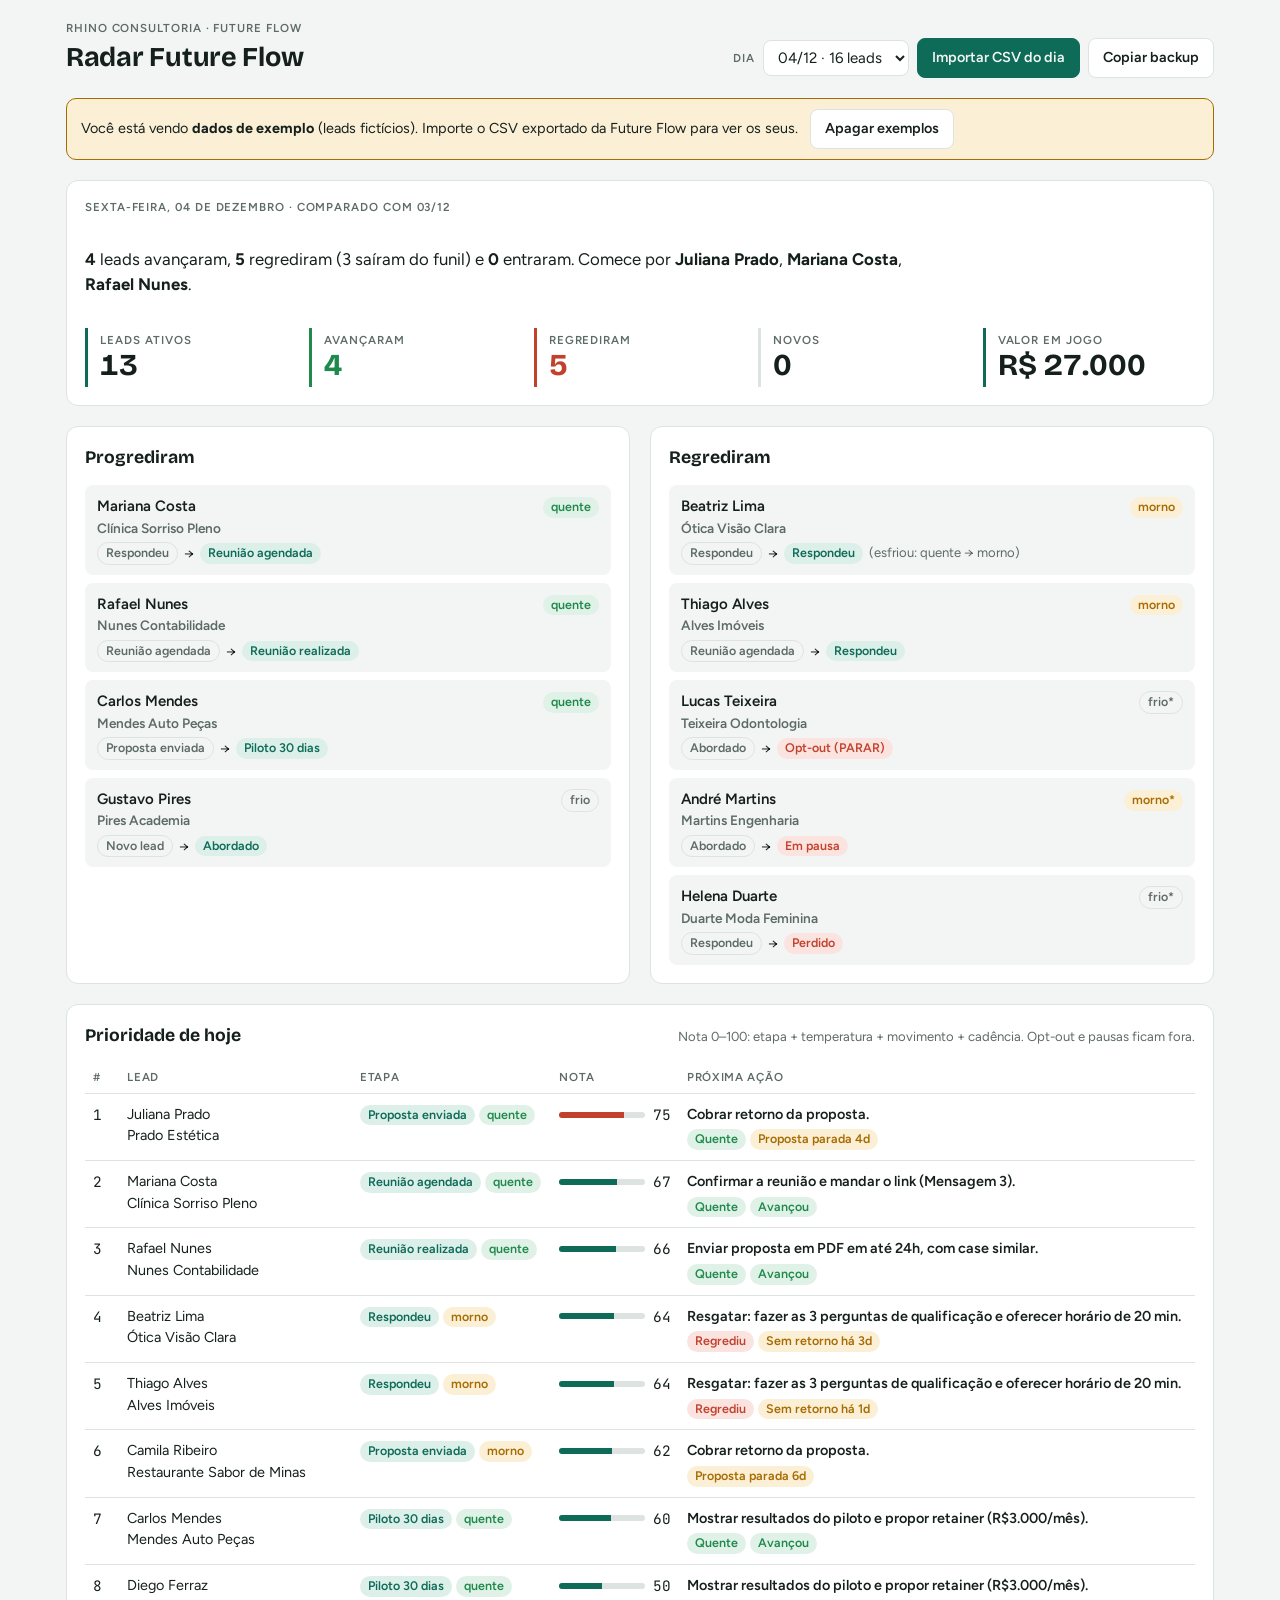
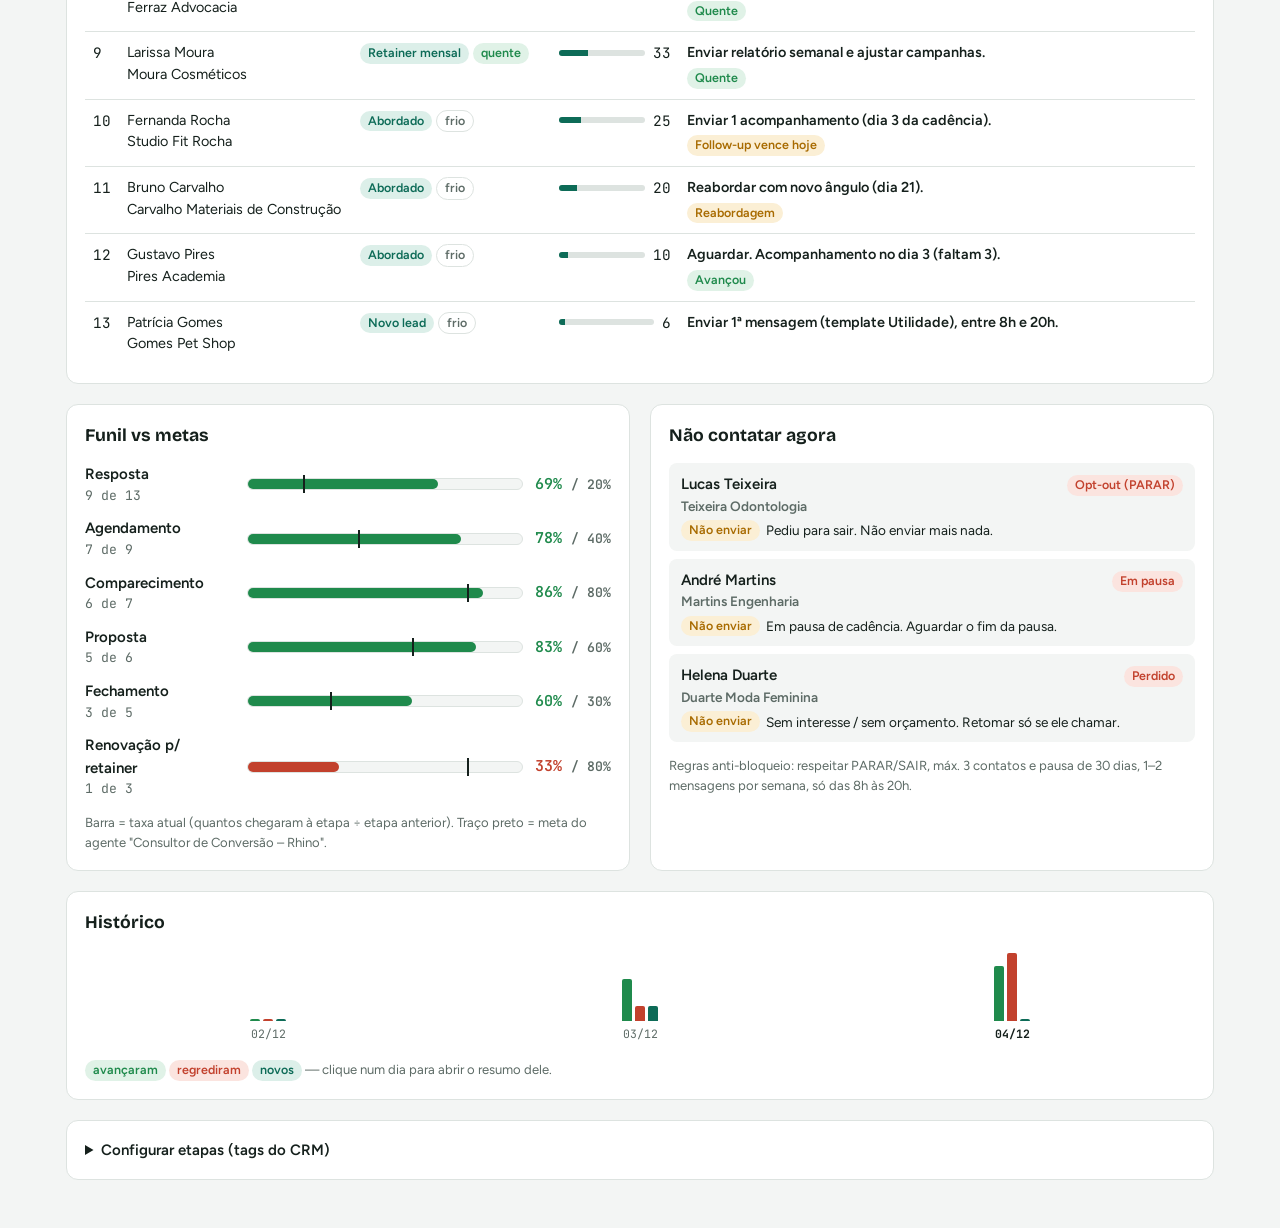
<file: painel-futureflow/index.html>
<!DOCTYPE html>
<html lang="pt-BR">
<head>
<meta charset="UTF-8">
<meta name="viewport" content="width=device-width, initial-scale=1.0, viewport-fit=cover">
<title>Radar Future Flow</title>
<link rel="preconnect" href="https://fonts.googleapis.com">
<link rel="preconnect" href="https://fonts.gstatic.com" crossorigin>
<link href="https://fonts.googleapis.com/css2?family=Bricolage+Grotesque:opsz,wght@12..96,600;12..96,700&family=Figtree:wght@400;500;600;700&family=JetBrains+Mono:wght@500&display=swap" rel="stylesheet">
<style>
/* Layout: painel operacional — resumo do dia no topo, movimentos lado a lado, fila de prioridade, funil vs metas, lista de não contatar */
:root {
  --bg: #f3f5f4; --surface: #ffffff; --line: #dde3e0; --fg: #15201c; --muted: #5d6b66;
  --accent: #0d6b57; --accent-soft: #dcefe9;
  --up: #1f8a4c; --up-soft: #e0f2e7; --down: #c2412d; --down-soft: #fbe4df; --warn: #a86b00; --warn-soft: #fbefd5;
  --f-display: "Bricolage Grotesque", "Segoe UI", system-ui, sans-serif;
  --f-body: "Figtree", "Segoe UI", system-ui, sans-serif;
  --f-data: "JetBrains Mono", ui-monospace, Menlo, monospace;
  color-scheme: light;
}
@media (prefers-color-scheme: dark) { :root:not([data-theme="light"]) {
  --bg: #0f1513; --surface: #17201d; --line: #29352f; --fg: #e6eeea; --muted: #94a59e;
  --accent: #4fc4a5; --accent-soft: #173b32;
  --up: #5bcf8b; --up-soft: #173827; --down: #f07a66; --down-soft: #41201a; --warn: #e8b04a; --warn-soft: #3b2e12;
  color-scheme: dark; } }
:root[data-theme="dark"] {
  --bg: #0f1513; --surface: #17201d; --line: #29352f; --fg: #e6eeea; --muted: #94a59e;
  --accent: #4fc4a5; --accent-soft: #173b32;
  --up: #5bcf8b; --up-soft: #173827; --down: #f07a66; --down-soft: #41201a; --warn: #e8b04a; --warn-soft: #3b2e12;
  color-scheme: dark; }
* { box-sizing: border-box; }
[hidden] { display: none !important; }
body { margin: 0; background: var(--bg); color: var(--fg); font: 15px/1.5 var(--f-body); }
.wrap { max-width: 1180px; margin: 0 auto; padding-inline: 16px; padding-block: 20px 48px; display: grid; gap: 20px; }
h1, h2 { font-family: var(--f-display); text-wrap: balance; margin: 0; }
h1 { font-size: 1.7rem; letter-spacing: -0.01em; }
h2 { font-size: 1.1rem; }
.eyebrow { font-size: .72rem; letter-spacing: .08em; text-transform: uppercase; color: var(--muted); font-weight: 600; }
.num { font-family: var(--f-data); font-variant-numeric: tabular-nums; }
header.top { display: flex; flex-wrap: wrap; gap: 12px 20px; align-items: end; justify-content: space-between; }
.controls { display: flex; flex-wrap: wrap; gap: 8px; align-items: center; }
button, select, input, textarea { font: inherit; color: inherit; }
.btn { border: 1px solid var(--line); background: var(--surface); padding: 8px 14px; border-radius: 8px; cursor: pointer; font-weight: 600; font-size: .9rem; }
.btn:hover { border-color: var(--accent); }
.btn.primary { background: var(--accent); border-color: var(--accent); color: var(--bg); }
.btn:focus-visible, select:focus-visible, input:focus-visible, textarea:focus-visible { outline: 2px solid var(--accent); outline-offset: 2px; }
select, input[type=date], input[type=text], textarea { border: 1px solid var(--line); background: var(--surface); border-radius: 8px; padding: 7px 10px; }
.banner { background: var(--warn-soft); color: var(--fg); border: 1px solid var(--warn); border-radius: 10px; padding: 10px 14px; font-size: .9rem; }
.panel { background: var(--surface); border: 1px solid var(--line); border-radius: 12px; padding: 18px; display: grid; gap: 14px; align-content: start; min-width: 0; }
.summary { font-size: 1.05rem; max-width: 75ch; }
.tiles { display: grid; grid-template-columns: repeat(auto-fit, minmax(150px, 1fr)); gap: 12px; }
.tile { border-left: 3px solid var(--line); padding: 4px 0 4px 12px; }
.tile .v { font-family: var(--f-display); font-size: 1.9rem; font-weight: 700; line-height: 1.1; font-variant-numeric: tabular-nums; }
.tile.up { border-color: var(--up); } .tile.up .v { color: var(--up); }
.tile.down { border-color: var(--down); } .tile.down .v { color: var(--down); }
.tile.acc { border-color: var(--accent); }
.two { display: grid; grid-template-columns: 1fr 1fr; gap: 20px; }
@media (max-width: 760px) { .two { grid-template-columns: 1fr; } }
.moves { list-style: none; margin: 0; padding: 0; display: grid; gap: 8px; }
.moves li { display: grid; grid-template-columns: 1fr auto; gap: 4px 10px; padding: 10px 12px; border-radius: 8px; background: var(--bg); }
.moves .who { font-weight: 600; min-width: 0; overflow-wrap: anywhere; }
.moves .co { color: var(--muted); font-size: .85rem; }
.moves .path { grid-column: 1 / -1; font-size: .85rem; display: flex; flex-wrap: wrap; gap: 6px; align-items: center; }
.chip { display: inline-block; padding: 1px 8px; border-radius: 999px; font-size: .78rem; font-weight: 600; background: var(--accent-soft); color: var(--accent); white-space: nowrap; }
.chip.up { background: var(--up-soft); color: var(--up); }
.chip.down { background: var(--down-soft); color: var(--down); }
.chip.warn { background: var(--warn-soft); color: var(--warn); }
.chip.ghost { background: transparent; border: 1px solid var(--line); color: var(--muted); }
.empty { color: var(--muted); font-size: .9rem; padding: 8px 0; }
.tbl-wrap { overflow-x: auto; }
table { width: 100%; border-collapse: collapse; font-size: .9rem; }
th { text-align: left; font-size: .72rem; letter-spacing: .06em; text-transform: uppercase; color: var(--muted); font-weight: 600; padding: 6px 8px; border-bottom: 1px solid var(--line); white-space: nowrap; }
td { padding: 10px 8px; border-bottom: 1px solid var(--line); vertical-align: top; }
tr:last-child td { border-bottom: 0; }
.score { display: flex; align-items: center; gap: 8px; min-width: 110px; }
.bar { flex: 1; height: 6px; border-radius: 3px; background: var(--line); overflow: hidden; }
.bar > i { display: block; height: 100%; background: var(--accent); }
.bar.hot > i { background: var(--down); }
.reasons { display: flex; flex-wrap: wrap; gap: 4px; margin-top: 4px; }
.action { font-weight: 600; }
.funnel { display: grid; gap: 12px; }
.frow { display: grid; grid-template-columns: minmax(150px, 1.2fr) 3fr auto; gap: 12px; align-items: center; }
@media (max-width: 560px) { .frow { grid-template-columns: 1fr auto; } .frow .track { grid-column: 1 / -1; grid-row: 2; } }
.track { position: relative; height: 12px; background: var(--bg); border-radius: 6px; border: 1px solid var(--line); }
.track > i { position: absolute; inset: 0 auto 0 0; border-radius: 6px; }
.track > b { position: absolute; top: -4px; bottom: -4px; width: 2px; background: var(--fg); }
.legend { font-size: .82rem; color: var(--muted); }
.hist { display: grid; grid-auto-flow: column; grid-auto-columns: minmax(44px, 1fr); gap: 6px; align-items: end; overflow-x: auto; padding-bottom: 4px; }
.hcol { display: grid; gap: 4px; justify-items: center; font-size: .72rem; color: var(--muted); }
.hbars { display: flex; gap: 3px; align-items: end; height: 70px; }
.hbars i { width: 10px; border-radius: 2px 2px 0 0; display: block; min-height: 2px; }
.hcol.sel { color: var(--fg); font-weight: 700; }
.hcol button { all: unset; cursor: pointer; display: grid; gap: 4px; justify-items: center; }
.hcol button:focus-visible { outline: 2px solid var(--accent); outline-offset: 2px; border-radius: 4px; }
details.cfg summary { cursor: pointer; font-weight: 600; }
.cfg-grid { display: grid; grid-template-columns: repeat(auto-fit, minmax(230px, 1fr)); gap: 12px; margin-top: 12px; }
.cfg-grid label { display: grid; gap: 4px; font-size: .85rem; font-weight: 600; }
.cfg-grid textarea { min-height: 54px; resize: vertical; font-weight: 400; font-size: .85rem; }
.import { display: grid; gap: 10px; }
.import .row { display: flex; flex-wrap: wrap; gap: 10px; align-items: center; }
.mapping { display: grid; grid-template-columns: repeat(auto-fit, minmax(200px, 1fr)); gap: 8px; font-size: .85rem; }
.mapping label { display: grid; gap: 2px; }
code, .mono { font-family: var(--f-data); font-size: .82rem; }
.copybox { background: var(--bg); border: 1px solid var(--line); border-radius: 8px; padding: 10px; overflow-x: auto; white-space: pre; font-family: var(--f-data); font-size: .8rem; }
.toast { position: fixed; left: 50%; transform: translateX(-50%); bottom: calc(16px + env(safe-area-inset-bottom, 0px)); background: var(--fg); color: var(--bg); padding: 10px 16px; border-radius: 8px; font-weight: 600; font-size: .9rem; }
@media (prefers-reduced-motion: no-preference) { .bar > i, .track > i { transition: width .4s ease; } }
</style>
</head>
<body>
<div class="wrap">

  <header class="top">
    <div>
      <div class="eyebrow">Rhino Consultoria · Future Flow</div>
      <h1>Radar Future Flow</h1>
    </div>
    <div class="controls">
      <label class="eyebrow" for="day">Dia</label>
      <select id="day"></select>
      <button class="btn primary" id="btn-import">Importar CSV do dia</button>
      <button class="btn" id="btn-backup">Copiar backup</button>
    </div>
  </header>

  <div class="banner" id="demo-banner" hidden>
    Você está vendo <strong>dados de exemplo</strong> (leads fictícios). Importe o CSV exportado da Future Flow para ver os seus.
    <button class="btn" id="btn-clear-demo" style="margin-left:8px">Apagar exemplos</button>
  </div>

  <section class="panel import" id="import-panel" hidden>
    <h2>Importar exportação de Contatos</h2>
    <p class="legend" style="margin:0">Na Future Flow: <strong>Contatos → Exportar</strong>. Faça isso 1 vez por dia (de preferência no mesmo horário) e suba o arquivo aqui. O painel compara com o dia anterior.</p>
    <div class="row">
      <input type="file" id="file" accept=".csv,text/csv,.txt">
      <label>Data deste arquivo <input type="date" id="import-date"></label>
    </div>
    <div id="mapping-box" hidden>
      <p class="legend" style="margin:0 0 6px">Confira quais colunas o painel encontrou. Só <strong>Telefone</strong> e <strong>Tags</strong> são obrigatórias.</p>
      <div class="mapping" id="mapping"></div>
      <div class="row" style="margin-top:10px">
        <button class="btn primary" id="btn-save-import">Salvar dia</button>
        <span class="legend" id="import-info"></span>
      </div>
    </div>
    <details>
      <summary class="legend">Formato aceito (se for montar a planilha à mão)</summary>
      <div class="copybox">telefone;nome;empresa;tags;ultimo_contato;mensagens_enviadas;valor
5532999990000;Ana Souza;Clínica Sorriso LTDA;Reunião agendada, Quente;12/10/2026;2;7000</div>
    </details>
  </section>

  <section class="panel">
    <div class="eyebrow" id="sum-date"></div>
    <p class="summary" id="summary"></p>
    <div class="tiles" id="tiles"></div>
  </section>

  <div class="two">
    <section class="panel">
      <h2>Progrediram</h2>
      <ul class="moves" id="list-up"></ul>
    </section>
    <section class="panel">
      <h2>Regrediram</h2>
      <ul class="moves" id="list-down"></ul>
    </section>
  </div>

  <section class="panel">
    <div style="display:flex;flex-wrap:wrap;justify-content:space-between;gap:8px;align-items:baseline">
      <h2>Prioridade de hoje</h2>
      <span class="legend">Nota 0–100: etapa + temperatura + movimento + cadência. Opt-out e pausas ficam fora.</span>
    </div>
    <div class="tbl-wrap"><table>
      <thead><tr><th>#</th><th>Lead</th><th>Etapa</th><th>Nota</th><th>Próxima ação</th></tr></thead>
      <tbody id="prio"></tbody>
    </table></div>
  </section>

  <div class="two">
    <section class="panel">
      <h2>Funil vs metas</h2>
      <div class="funnel" id="funnel"></div>
      <div class="legend">Barra = taxa atual (quantos chegaram à etapa ÷ etapa anterior). Traço preto = meta do agente "Consultor de Conversão – Rhino".</div>
    </section>
    <section class="panel">
      <h2>Não contatar agora</h2>
      <ul class="moves" id="list-block"></ul>
      <div class="legend">Regras anti-bloqueio: respeitar PARAR/SAIR, máx. 3 contatos e pausa de 30 dias, 1–2 mensagens por semana, só das 8h às 20h.</div>
    </section>
  </div>

  <section class="panel">
    <h2>Histórico</h2>
    <div class="hist" id="hist"></div>
    <div class="legend"><span class="chip up">avançaram</span> <span class="chip down">regrediram</span> <span class="chip">novos</span> — clique num dia para abrir o resumo dele.</div>
  </section>

  <section class="panel">
    <details class="cfg">
      <summary>Configurar etapas (tags do CRM)</summary>
      <p class="legend">No CRM da Future Flow cada <strong>tag</strong> é uma coluna. Escreva aqui, separadas por vírgula, as tags que significam cada etapa. Se um lead tiver várias, vale a etapa mais avançada.</p>
      <div class="cfg-grid" id="cfg"></div>
      <div class="controls" style="margin-top:12px">
        <button class="btn primary" id="btn-save-cfg">Salvar etapas</button>
        <button class="btn" id="btn-reset-cfg">Voltar ao padrão</button>
      </div>
    </details>
  </section>

  <section class="panel" id="backup-panel" hidden>
    <h2>Backup</h2>
    <p class="legend" style="margin:0">Os dias importados ficam salvos só neste navegador. Guarde este texto para restaurar em outro lugar: cole abaixo e clique em Restaurar.</p>
    <textarea id="backup-text" rows="5" style="width:100%" class="mono"></textarea>
    <div class="controls"><button class="btn primary" id="btn-restore">Restaurar</button></div>
  </section>
</div>

<script>
(() => {
"use strict";
const $ = (id) => document.getElementById(id);
const KEY = "radarFF.v1";

// ---------- etapas (baseadas na jornada + agente de conversão) ----------
const DEFAULT_STAGES = [
  { id: "novo",      label: "Novo lead",          keys: "novo lead, novo, importado, base, prospecção" },
  { id: "abordado",  label: "Abordado",           keys: "abordado, disparo, contatado, aguardando resposta, enviado" },
  { id: "respondeu", label: "Respondeu",          keys: "respondeu, interessado, qualificando, clicou, ver mais" },
  { id: "agendada",  label: "Reunião agendada",   keys: "reunião agendada, reuniao agendada, agendado, agendou" },
  { id: "realizada", label: "Reunião realizada",  keys: "reunião realizada, reuniao realizada, compareceu, diagnóstico" },
  { id: "proposta",  label: "Proposta enviada",   keys: "proposta, proposta enviada, negociação, aguardando pagamento" },
  { id: "piloto",    label: "Piloto 30 dias",     keys: "piloto, fechado/ganho, ganho, pago" },
  { id: "retainer",  label: "Retainer mensal",    keys: "retainer, cliente ativo, mensal, recorrente" },
];
const DEFAULT_EXITS = [
  { id: "optout",  label: "Opt-out (PARAR)", keys: "opt-out, optout, sair, parar, descadastrado, cancelar recebimento" },
  { id: "perdido", label: "Perdido",         keys: "perdido, fechado/perdido, sem interesse, sem orçamento" },
  { id: "pausa",   label: "Em pausa",        keys: "pausa, pausa 30 dias, pausado" },
];
// metas do documento "Estratégia de Conversão" (seção 2)
const TARGETS = [
  { from: "abordado",  to: "respondeu", label: "Resposta",       meta: .20 },
  { from: "respondeu", to: "agendada",  label: "Agendamento",    meta: .40 },
  { from: "agendada",  to: "realizada", label: "Comparecimento", meta: .80 },
  { from: "realizada", to: "proposta",  label: "Proposta",       meta: .60 },
  { from: "proposta",  to: "piloto",    label: "Fechamento",     meta: .30 },
  { from: "piloto",    to: "retainer",  label: "Renovação p/ retainer", meta: .80 },
];
// tabela de preços do "Modelo de Agência"
const VALUE = { realizada: 7000, proposta: 7000, piloto: 3000, retainer: 3000 };

// ---------- storage (só conveniência local) ----------
function load() {
  try { const s = JSON.parse(localStorage.getItem(KEY)); if (s && s.days) return s; } catch (e) {}
  return null;
}
function save() { try { localStorage.setItem(KEY, JSON.stringify(state)); } catch (e) {} }

// ---------- utilidades ----------
const norm = (s) => String(s ?? "").normalize("NFD").replace(/[̀-ͯ]/g, "").toLowerCase().trim();
const esc = (s) => String(s ?? "").replace(/[&<>"']/g, (c) => ({ "&": "&amp;", "<": "&lt;", ">": "&gt;", '"': "&quot;", "'": "&#39;" }[c]));
const iso = (d) => d.toISOString().slice(0, 10);
const addDays = (isoStr, n) => { const d = new Date(isoStr + "T12:00:00"); d.setDate(d.getDate() + n); return iso(d); };
const daysBetween = (a, b) => Math.round((new Date(b + "T12:00:00") - new Date(a + "T12:00:00")) / 864e5);
const fmtDay = (s) => new Date(s + "T12:00:00").toLocaleDateString("pt-BR", { weekday: "long", day: "2-digit", month: "long" });
const fmtShort = (s) => new Date(s + "T12:00:00").toLocaleDateString("pt-BR", { day: "2-digit", month: "2-digit" });
const brl = (n) => n.toLocaleString("pt-BR", { style: "currency", currency: "BRL", maximumFractionDigits: 0 });
const phoneKey = (p) => String(p ?? "").replace(/\D/g, "").replace(/^0+/, "");

// Limpador de dados: regras do agente "Nomes de Empresa"
function cleanCompany(name) {
  let s = String(name ?? "").trim();
  if (!s) return "";
  s = s.replace(/\b(ltda|me|epp|eireli|s\/?a|mei)\.?$/i, "").trim();
  s = s.replace(/\s+-\s+[A-Z]{2}$/i, "").trim();          // "Rhino - SP"
  s = s.replace(/\s+\d[\d./-]*$/, "").trim();            // números/CNPJ no final
  s = s.replace(/\s+(ltda|me|epp|eireli)\.?$/i, "").trim();
  return s.replace(/\s{2,}/g, " ");
}

function parseDate(v) {
  const s = String(v ?? "").trim();
  let m = s.match(/^(\d{4})-(\d{2})-(\d{2})/);
  if (m) return `${m[1]}-${m[2]}-${m[3]}`;
  m = s.match(/^(\d{1,2})\/(\d{1,2})\/(\d{2,4})/);
  if (m) { const y = m[3].length === 2 ? "20" + m[3] : m[3]; return `${y}-${m[2].padStart(2, "0")}-${m[1].padStart(2, "0")}`; }
  return "";
}

// ---------- CSV ----------
function parseCSV(text) {
  text = text.replace(/^﻿/, "");
  const first = text.split(/\r?\n/)[0] || "";
  const delim = [";", ",", "\t"].sort((a, b) => first.split(b).length - first.split(a).length)[0];
  const rows = []; let row = [], cell = "", q = false;
  for (let i = 0; i < text.length; i++) {
    const c = text[i];
    if (q) {
      if (c === '"') { if (text[i + 1] === '"') { cell += '"'; i++; } else q = false; }
      else cell += c;
    } else if (c === '"') q = true;
    else if (c === delim) { row.push(cell); cell = ""; }
    else if (c === "\n" || c === "\r") {
      if (c === "\r" && text[i + 1] === "\n") i++;
      row.push(cell); cell = ""; if (row.some((x) => x.trim())) rows.push(row); row = [];
    } else cell += c;
  }
  row.push(cell); if (row.some((x) => x.trim())) rows.push(row);
  return rows;
}
const FIELDS = [
  { id: "phone",    label: "Telefone *",          hints: ["telefone", "phone", "numero", "número", "whatsapp", "celular", "contato"] },
  { id: "tags",     label: "Tags *",              hints: ["tags", "tag", "etiquetas", "etapa", "status", "coluna"] },
  { id: "name",     label: "Nome",                hints: ["nome", "name", "contato nome", "cliente"] },
  { id: "company",  label: "Empresa",             hints: ["empresa", "company", "razao", "razão", "negocio", "negócio"] },
  { id: "last",     label: "Último contato",      hints: ["ultimo contato", "último contato", "ultima mensagem", "última mensagem", "last message", "atualizado", "updated"] },
  { id: "sent",     label: "Mensagens enviadas",  hints: ["mensagens enviadas", "enviadas", "contatos", "tentativas"] },
  { id: "value",    label: "Valor (R$)",          hints: ["valor", "value", "ticket"] },
];
function guessMapping(header) {
  const h = header.map(norm); const map = {};
  for (const f of FIELDS) {
    let idx = h.findIndex((x) => f.hints.some((k) => x === norm(k)));
    if (idx < 0) idx = h.findIndex((x) => f.hints.some((k) => x.includes(norm(k))));
    if (idx >= 0 && !Object.values(map).includes(idx)) map[f.id] = idx;
  }
  return map;
}

// ---------- classificação ----------
function compileCfg(cfg) {
  const kw = (s) => s.split(",").map(norm).filter(Boolean);
  return { stages: cfg.stages.map((s, i) => ({ ...s, i, k: kw(s.keys) })), exits: cfg.exits.map((s) => ({ ...s, k: kw(s.keys) })) };
}
function tagMatches(tag, key) { return tag === key || new RegExp(`(^|[^a-z0-9])${key.replace(/[.*+?^${}()|[\]\\/]/g, "\\$&")}([^a-z0-9]|$)`).test(tag); }
function classify(tagsStr, C) {
  const tags = String(tagsStr ?? "").split(/[,;|]/).map(norm).filter(Boolean);
  let exit = null, stage = -1, temp = null;
  for (const t of tags) {
    for (const x of C.exits) if (x.k.some((k) => tagMatches(t, k))) { if (!exit || x.id === "optout") exit = x.id; }
    for (const s of C.stages) if (s.k.some((k) => tagMatches(t, k))) stage = Math.max(stage, s.i);
    if (/quente/.test(t)) temp = "quente"; else if (/morno/.test(t) && temp !== "quente") temp = "morno"; else if (/frio/.test(t) && !temp) temp = "frio";
  }
  if (stage < 0) stage = 0;
  let inferred = false;
  if (!temp) { inferred = true; temp = stage >= 2 ? "quente" : stage === 1 ? "morno" : "frio"; }
  return { stage, exit, temp, tempInferred: inferred };
}
const TEMP_RANK = { frio: 0, morno: 1, quente: 2 };

// ---------- estado ----------
function defaultCfg() { return { stages: DEFAULT_STAGES.map((s) => ({ ...s })), exits: DEFAULT_EXITS.map((s) => ({ ...s })) }; }
let state = load() || makeDemo();
if (!state.cfg) state.cfg = defaultCfg();
let C = compileCfg(state.cfg);
let selected = null;

function makeDemo() {
  const today = iso(new Date()); const y = addDays(today, -1); const y2 = addDays(today, -2);
  // [nome, empresa, tags anteontem, tags ontem, tags hoje, último contato (dias atrás), enviadas]
  const L = [
    ["Mariana Costa", "Clínica Sorriso Pleno LTDA", "Abordado", "Respondeu", "Reunião agendada, Quente", 0, 2],
    ["Rafael Nunes", "Nunes Contabilidade ME", "Reunião agendada", "Reunião agendada", "Reunião realizada, Quente", 0, 3],
    ["Juliana Prado", "Prado Estética - MG", "Reunião realizada", "Proposta enviada", "Proposta enviada, Quente", 4, 4],
    ["Carlos Mendes", "Mendes Auto Peças", "Proposta enviada", "Proposta enviada", "Piloto, Quente", 0, 5],
    ["Beatriz Lima", "Ótica Visão Clara", "Respondeu", "Respondeu, Quente", "Respondeu, Morno", 3, 2],
    ["Thiago Alves", "Alves Imóveis 12345", "Reunião agendada", "Reunião agendada", "Respondeu, Morno", 1, 3],
    ["Fernanda Rocha", "Studio Fit Rocha", "Abordado", "Abordado", "Abordado, Frio", 3, 1],
    ["Lucas Teixeira", "Teixeira Odontologia", "Abordado", "Abordado", "Opt-out", 0, 1],
    ["Patrícia Gomes", "Gomes Pet Shop", "Novo lead", "Novo lead", "Novo lead, Frio", 99, 0],
    ["André Martins", "Martins Engenharia", "Abordado", "Abordado", "Abordado, Pausa", 9, 3],
    ["Camila Ribeiro", "Restaurante Sabor de Minas", "Proposta enviada", "Proposta enviada", "Proposta enviada, Morno", 6, 4],
    ["Diego Ferraz", "Ferraz Advocacia", "Piloto", "Piloto", "Piloto, Quente", 2, 6],
    ["Helena Duarte", "Duarte Moda Feminina", "Respondeu", "Respondeu", "Sem interesse", 0, 2],
    ["Gustavo Pires", "Pires Academia", "", "Novo lead", "Abordado, Frio", 0, 1],
    ["Larissa Moura", "Moura Cosméticos", "Retainer", "Retainer", "Retainer, Quente", 1, 8],
    ["Bruno Carvalho", "Carvalho Materiais de Construção", "Abordado", "Abordado", "Abordado, Frio", 22, 2],
  ];
  const mk = (col) => L.filter((l) => l[col]).map((l, i) => ({
    phone: "5532999" + String(100000 + i * 7919).slice(-6), name: l[0], company: l[1], tags: l[col],
    last: col === 4 ? addDays(today, -l[5]) : "", sent: col === 4 ? l[6] : Math.max(0, l[6] - 1), value: null,
  }));
  return { demo: true, cfg: defaultCfg(), days: { [y2]: mk(2), [y]: mk(3), [today]: mk(4) } };
}

// ---------- análise de um dia ----------
function enrich(rec) { return { ...rec, ...classify(rec.tags, C), company: cleanCompany(rec.company) }; }
function analyze(day) {
  const dates = Object.keys(state.days).sort();
  const idx = dates.indexOf(day); const prevDay = idx > 0 ? dates[idx - 1] : null;
  const cur = state.days[day].map(enrich);
  const prevMap = new Map((prevDay ? state.days[prevDay] : []).map((r) => [phoneKey(r.phone), enrich(r)]));
  const curKeys = new Set(cur.map((r) => phoneKey(r.phone)));
  const up = [], down = [], novos = [], saiu = [];
  for (const r of cur) {
    const p = prevMap.get(phoneKey(r.phone)); r.prev = p || null;
    if (!p) { if (prevDay) novos.push(r); r.move = "novo"; continue; }
    if (r.exit && !p.exit) { saiu.push(r); down.push(r); r.move = "saiu"; continue; }
    if (!r.exit && p.exit) { up.push(r); r.move = "voltou"; continue; }
    if (r.exit) { r.move = "igual"; continue; }
    if (r.stage > p.stage) { up.push(r); r.move = "up"; }
    else if (r.stage < p.stage) { down.push(r); r.move = "down"; }
    else if (TEMP_RANK[r.temp] < TEMP_RANK[p.temp] && !r.tempInferred && !p.tempInferred) { down.push(r); r.move = "esfriou"; }
    else if (TEMP_RANK[r.temp] > TEMP_RANK[p.temp] && !r.tempInferred && !p.tempInferred) { up.push(r); r.move = "esquentou"; }
    else r.move = "igual";
  }
  const sumiram = prevDay ? [...prevMap.keys()].filter((k) => !curKeys.has(k)).length : 0;
  // dias parado na etapa atual (andando para trás no histórico)
  for (const r of cur) {
    let since = day;
    for (let j = idx - 1; j >= 0; j--) {
      const old = state.days[dates[j]].find((x) => phoneKey(x.phone) === phoneKey(r.phone));
      if (!old) break; const c = classify(old.tags, C);
      if (c.stage !== r.stage || c.exit !== r.exit) break; since = dates[j];
    }
    r.daysInStage = daysBetween(since, day);
    r.dSince = r.last ? daysBetween(parseDate(r.last) || r.last, day) : r.daysInStage;
    prioritize(r);
  }
  return { day, prevDay, cur, up, down, novos, saiu, sumiram };
}

// nota de prioridade + próxima ação (cadência do documento de conversão)
const STAGE_W = [6, 10, 22, 24, 26, 30, 20, 8];
function prioritize(r) {
  r.reasons = []; r.blocked = null; r.score = 0;
  const sent = Number(r.sent) || 0; const d = r.dSince;
  if (r.exit === "optout") { r.blocked = "Pediu para sair. Não enviar mais nada."; return; }
  if (r.exit === "perdido") { r.blocked = "Sem interesse / sem orçamento. Retomar só se ele chamar."; return; }
  if (r.exit === "pausa") { r.blocked = "Em pausa de cadência. Aguardar o fim da pausa."; return; }
  if (r.stage <= 1 && sent >= 3 && d < 30) { r.blocked = `3 contatos sem resposta. Pausa de 30 dias (faltam ${30 - d}).`; return; }
  if (r.stage === 1 && d >= 7 && d < 21) { r.blocked = `Pausa de 14 dias da cadência (reabordar em ${21 - d} dia${21 - d === 1 ? "" : "s"}).`; return; }

  let s = STAGE_W[r.stage] ?? 6;
  s += r.temp === "quente" ? 25 : r.temp === "morno" ? 12 : 0;
  if (r.temp === "quente") r.reasons.push(["Quente", "up"]);
  if (r.move === "down" || r.move === "esfriou") { s += 18; r.reasons.push(["Regrediu", "down"]); }
  if (r.move === "up" || r.move === "esquentou") { s += 10; r.reasons.push(["Avançou", "up"]); }
  if (r.move === "novo") r.reasons.push(["Novo hoje", ""]);

  const S = state.cfg.stages[r.stage]?.id;
  let a;
  switch (S) {
    case "novo": a = "Enviar 1ª mensagem (template Utilidade), entre 8h e 20h."; break;
    case "abordado":
      if (d < 3) { a = `Aguardar. Acompanhamento no dia 3 (faltam ${3 - d}).`; s -= 10; }
      else if (d < 7) { a = "Enviar 1 acompanhamento (dia 3 da cadência)."; s += 15; r.reasons.push(["Follow-up vence hoje", "warn"]); }
      else { a = "Reabordar com novo ângulo (dia 21)."; s += 10; r.reasons.push(["Reabordagem", "warn"]); }
      break;
    case "respondeu": a = "Fazer as 3 perguntas de qualificação e oferecer horário de 20 min."; if (d >= 1) { s += 12; r.reasons.push([`Sem retorno há ${d}d`, "warn"]); } break;
    case "agendada": a = "Confirmar a reunião e mandar o link (Mensagem 3)."; s += 8; break;
    case "realizada": a = "Enviar proposta em PDF em até 24h, com case similar."; if (d >= 1) { s += 15; r.reasons.push(["Proposta atrasada", "warn"]); } break;
    case "proposta": if (d >= 3) { a = "Cobrar retorno da proposta."; s += 15; r.reasons.push([`Proposta parada ${d}d`, "warn"]); } else a = "Acompanhar a proposta."; break;
    case "piloto": a = "Mostrar resultados do piloto e propor retainer (R$3.000/mês)."; if (r.daysInStage >= 20) { s += 15; r.reasons.push(["Piloto acabando", "warn"]); } break;
    case "retainer": a = "Enviar relatório semanal e ajustar campanhas."; s -= 5; break;
    default: a = "Revisar contato.";
  }
  if (r.move === "down" || r.move === "esfriou") a = "Resgatar: " + a.charAt(0).toLowerCase() + a.slice(1);
  r.action = a;
  r.value = Number(r.value) || VALUE[S] || 0;
  if (r.value >= 3000) s += 5;
  r.score = Math.max(0, Math.min(100, Math.round(s)));
}

// ---------- render ----------
function stageLabel(i) { return state.cfg.stages[i]?.label ?? "—"; }
function exitLabel(id) { return state.cfg.exits.find((x) => x.id === id)?.label ?? id; }
function statusChip(r) { return r.exit ? `<span class="chip down">${esc(exitLabel(r.exit))}</span>` : `<span class="chip">${esc(stageLabel(r.stage))}</span>`; }
function tempChip(r) { const cls = r.temp === "quente" ? "up" : r.temp === "morno" ? "warn" : "ghost"; return `<span class="chip ${cls}" title="${r.tempInferred ? "Temperatura inferida pela etapa" : "Tag de temperatura"}">${r.temp}${r.tempInferred ? "*" : ""}</span>`; }
function who(r) { return `<div class="who">${esc(r.name || r.phone)}<div class="co">${esc(r.company || r.phone)}</div></div>`; }

function moveItem(r) {
  const p = r.prev; const from = p ? (p.exit ? `<span class="chip ghost">${esc(exitLabel(p.exit))}</span>` : `<span class="chip ghost">${esc(stageLabel(p.stage))}</span>`) : "";
  const label = { esfriou: "esfriou", esquentou: "esquentou" }[r.move];
  const tempNote = label ? ` <span class="legend">(${label}: ${p.temp} → ${r.temp})</span>` : "";
  return `<li>${who(r)}<div>${tempChip(r)}</div><div class="path">${from} <span aria-hidden="true">→</span> ${statusChip(r)}${tempNote}</div></li>`;
}

function render() {
  const dates = Object.keys(state.days).sort();
  $("demo-banner").hidden = !state.demo;
  if (!dates.length) {
    $("summary").textContent = "Nenhum dia importado ainda. Clique em “Importar CSV do dia”.";
    ["tiles", "list-up", "list-down", "prio", "funnel", "list-block", "hist"].forEach((id) => ($(id).innerHTML = ""));
    $("day").innerHTML = ""; $("sum-date").textContent = ""; return;
  }
  if (!selected || !state.days[selected]) selected = dates[dates.length - 1];
  $("day").innerHTML = dates.slice().reverse().map((d) => `<option value="${d}" ${d === selected ? "selected" : ""}>${fmtShort(d)} · ${state.days[d].length} leads</option>`).join("");
  const A = analyze(selected);
  const active = A.cur.filter((r) => !r.exit);
  const queue = A.cur.filter((r) => !r.blocked).sort((a, b) => b.score - a.score);
  const blocked = A.cur.filter((r) => r.blocked);
  const emJogo = active.reduce((t, r) => t + (["realizada", "proposta", "piloto"].includes(state.cfg.stages[r.stage]?.id) ? r.value : 0), 0);

  $("sum-date").textContent = fmtDay(selected) + (A.prevDay ? ` · comparado com ${fmtShort(A.prevDay)}` : " · primeiro dia importado");
  const top = queue.slice(0, 3).map((r) => r.name || r.phone);
  $("summary").innerHTML = A.prevDay
    ? `<strong>${A.up.length}</strong> lead${A.up.length === 1 ? "" : "s"} avançaram, <strong>${A.down.length}</strong> regrediram${A.saiu.length ? ` (${A.saiu.length} saíram do funil)` : ""} e <strong>${A.novos.length}</strong> entraram. ` +
      (top.length ? `Comece por <strong>${top.map(esc).join("</strong>, <strong>")}</strong>.` : "")
    : `Primeiro retrato da base: ${active.length} leads ativos. Importe o próximo dia para ver quem avançou ou regrediu.`;

  $("tiles").innerHTML = [
    ["Leads ativos", active.length, "acc"], ["Avançaram", A.up.length, "up"], ["Regrediram", A.down.length, "down"],
    ["Novos", A.novos.length, ""], ["Valor em jogo", brl(emJogo), "acc", "Reunião realizada e proposta = R$7.000 (projeto); piloto = R$3.000/mês (retainer)"],
  ].map(([k, v, c, t]) => `<div class="tile ${c}" ${t ? `title="${esc(t)}"` : ""}><div class="eyebrow">${k}</div><div class="v">${v}</div></div>`).join("");

  $("list-up").innerHTML = A.up.length ? A.up.map(moveItem).join("") : `<li class="empty">${A.prevDay ? "Ninguém avançou neste dia." : "Precisa de 2 dias importados para comparar."}</li>`;
  $("list-down").innerHTML = A.down.length ? A.down.map(moveItem).join("") : `<li class="empty">${A.prevDay ? "Ninguém regrediu. 👍" : "Precisa de 2 dias importados para comparar."}</li>`;

  $("prio").innerHTML = queue.length ? queue.map((r, i) => `<tr>
    <td class="num">${i + 1}</td>
    <td>${who(r)}</td>
    <td>${statusChip(r)} ${tempChip(r)}</td>
    <td><div class="score"><div class="bar ${r.score >= 70 ? "hot" : ""}"><i style="width:${r.score}%"></i></div><span class="num">${r.score}</span></div></td>
    <td><div class="action">${esc(r.action)}</div><div class="reasons">${r.reasons.map(([t, c]) => `<span class="chip ${c}">${esc(t)}</span>`).join("")}</div></td>
  </tr>`).join("") : `<tr><td colspan="5" class="empty">Nenhum lead para acionar hoje.</td></tr>`;

  // funil: quantos chegaram a cada etapa (etapa atual ≥ X), sem contar saídas
  const reached = (id) => { const i = state.cfg.stages.findIndex((s) => s.id === id); return A.cur.filter((r) => r.stage >= i && (!r.exit || r.exit === "pausa")).length; };
  $("funnel").innerHTML = TARGETS.map((t) => {
    const base = reached(t.from), got = reached(t.to); const rate = base ? got / base : 0; const ok = rate >= t.meta;
    return `<div class="frow"><div><div style="font-weight:600">${t.label}</div><div class="legend num">${got} de ${base}</div></div>
      <div class="track" role="img" aria-label="${t.label}: ${Math.round(rate * 100)}% (meta ${Math.round(t.meta * 100)}%)"><i style="width:${Math.min(100, rate * 100)}%;background:var(${ok ? "--up" : "--down"})"></i><b style="left:${t.meta * 100}%"></b></div>
      <div class="num" style="color:var(${ok ? "--up" : "--down"});font-weight:600">${Math.round(rate * 100)}% <span class="legend">/ ${Math.round(t.meta * 100)}%</span></div></div>`;
  }).join("");

  $("list-block").innerHTML = blocked.length ? blocked.map((r) => `<li>${who(r)}<div>${statusChip(r)}</div><div class="path"><span class="chip warn">Não enviar</span> ${esc(r.blocked)}</div></li>`).join("") : `<li class="empty">Nenhum bloqueio hoje.</li>`;

  // histórico
  const hist = dates.map((d) => { const a = analyze(d); return { d, up: a.up.length, down: a.down.length, novos: a.prevDay ? a.novos.length : 0 }; });
  const mx = Math.max(1, ...hist.flatMap((h) => [h.up, h.down, h.novos]));
  const h = (v) => `${Math.round((v / mx) * 66) + 2}px`;
  $("hist").innerHTML = hist.map((x) => `<div class="hcol ${x.d === selected ? "sel" : ""}"><button data-day="${x.d}" aria-label="Abrir ${fmtShort(x.d)}">
      <span class="hbars"><i style="height:${h(x.up)};background:var(--up)" title="${x.up} avançaram"></i><i style="height:${h(x.down)};background:var(--down)" title="${x.down} regrediram"></i><i style="height:${h(x.novos)};background:var(--accent)" title="${x.novos} novos"></i></span>
      <span class="num">${fmtShort(x.d)}</span></button></div>`).join("");
}

function renderCfg() {
  const all = [...state.cfg.stages.map((s, i) => ({ ...s, grp: "stages", i })), ...state.cfg.exits.map((s, i) => ({ ...s, grp: "exits", i }))];
  $("cfg").innerHTML = all.map((s) => `<label for="cfg-${s.grp}-${s.i}">${s.grp === "exits" ? "Saída · " : ""}${esc(s.label)}<textarea id="cfg-${s.grp}-${s.i}" data-grp="${s.grp}" data-i="${s.i}">${esc(s.keys)}</textarea></label>`).join("");
}

function toast(msg) {
  const t = document.createElement("div"); t.className = "toast"; t.textContent = msg; t.setAttribute("role", "status");
  document.body.appendChild(t); setTimeout(() => t.remove(), 2600);
}

// ---------- eventos ----------
$("day").addEventListener("change", (e) => { selected = e.target.value; render(); });
$("hist").addEventListener("click", (e) => { const b = e.target.closest("button[data-day]"); if (b) { selected = b.dataset.day; render(); } });
$("btn-import").addEventListener("click", () => { const p = $("import-panel"); p.hidden = !p.hidden; $("import-date").value = iso(new Date()); if (!p.hidden) p.scrollIntoView({ behavior: "smooth", block: "start" }); });
$("btn-clear-demo").addEventListener("click", () => { state = { cfg: state.cfg, days: {} }; selected = null; save(); render(); toast("Exemplos apagados"); $("import-panel").hidden = false; $("import-date").value = iso(new Date()); });

let pending = null;
$("file").addEventListener("change", async (e) => {
  const f = e.target.files[0]; if (!f) return;
  const rows = parseCSV(await f.text());
  if (rows.length < 2) { toast("O arquivo está vazio ou sem cabeçalho."); return; }
  const header = rows[0]; const map = guessMapping(header);
  pending = { header, rows: rows.slice(1) };
  const opts = (sel) => `<option value="">— não tem —</option>` + header.map((h, i) => `<option value="${i}" ${sel === i ? "selected" : ""}>${esc(h)}</option>`).join("");
  $("mapping").innerHTML = FIELDS.map((f) => `<label for="map-${f.id}">${f.label}<select id="map-${f.id}" data-f="${f.id}">${opts(map[f.id])}</select></label>`).join("");
  $("import-info").textContent = `${pending.rows.length} linhas encontradas.`;
  $("mapping-box").hidden = false;
});
$("btn-save-import").addEventListener("click", () => {
  if (!pending) return;
  const m = {}; document.querySelectorAll("#mapping select").forEach((s) => { if (s.value !== "") m[s.dataset.f] = Number(s.value); });
  if (m.phone == null || m.tags == null) { toast("Escolha as colunas de Telefone e Tags."); return; }
  const day = $("import-date").value || iso(new Date());
  const get = (r, k) => (m[k] == null ? "" : (r[m[k]] ?? "").trim());
  const seen = new Set(); const recs = [];
  for (const r of pending.rows) {
    const phone = phoneKey(get(r, "phone")); if (!phone || seen.has(phone)) continue; seen.add(phone);
    recs.push({ phone, name: get(r, "name"), company: get(r, "company"), tags: get(r, "tags"), last: parseDate(get(r, "last")), sent: Number(get(r, "sent")) || 0, value: Number(String(get(r, "value")).replace(/[^\d,]/g, "").replace(",", ".")) || null });
  }
  if (state.demo) state = { cfg: state.cfg, days: {} };
  state.days[day] = recs; selected = day; save();
  $("mapping-box").hidden = true; $("import-panel").hidden = true; $("file").value = ""; pending = null;
  render(); toast(`${recs.length} leads salvos em ${fmtShort(day)}`);
});

$("btn-save-cfg").addEventListener("click", () => {
  document.querySelectorAll("#cfg textarea").forEach((t) => { state.cfg[t.dataset.grp][Number(t.dataset.i)].keys = t.value; });
  C = compileCfg(state.cfg); save(); render(); toast("Etapas salvas");
});
$("btn-reset-cfg").addEventListener("click", () => { state.cfg = defaultCfg(); C = compileCfg(state.cfg); save(); renderCfg(); render(); toast("Etapas voltaram ao padrão"); });

$("btn-backup").addEventListener("click", async () => {
  const p = $("backup-panel"); p.hidden = false; const txt = JSON.stringify(state);
  $("backup-text").value = txt; p.scrollIntoView({ behavior: "smooth", block: "start" });
  try { await navigator.clipboard.writeText(txt); toast("Backup copiado"); } catch (e) { $("backup-text").select(); toast("Selecione e copie o texto do backup"); }
});
$("btn-restore").addEventListener("click", () => {
  try { const s = JSON.parse($("backup-text").value); if (!s.days) throw 0; state = s; if (!state.cfg) state.cfg = defaultCfg(); C = compileCfg(state.cfg); selected = null; save(); renderCfg(); render(); toast("Backup restaurado"); }
  catch (e) { toast("Esse texto não é um backup válido do painel."); }
});

renderCfg(); render();
})();
</script>
</body>
</html>
</file>
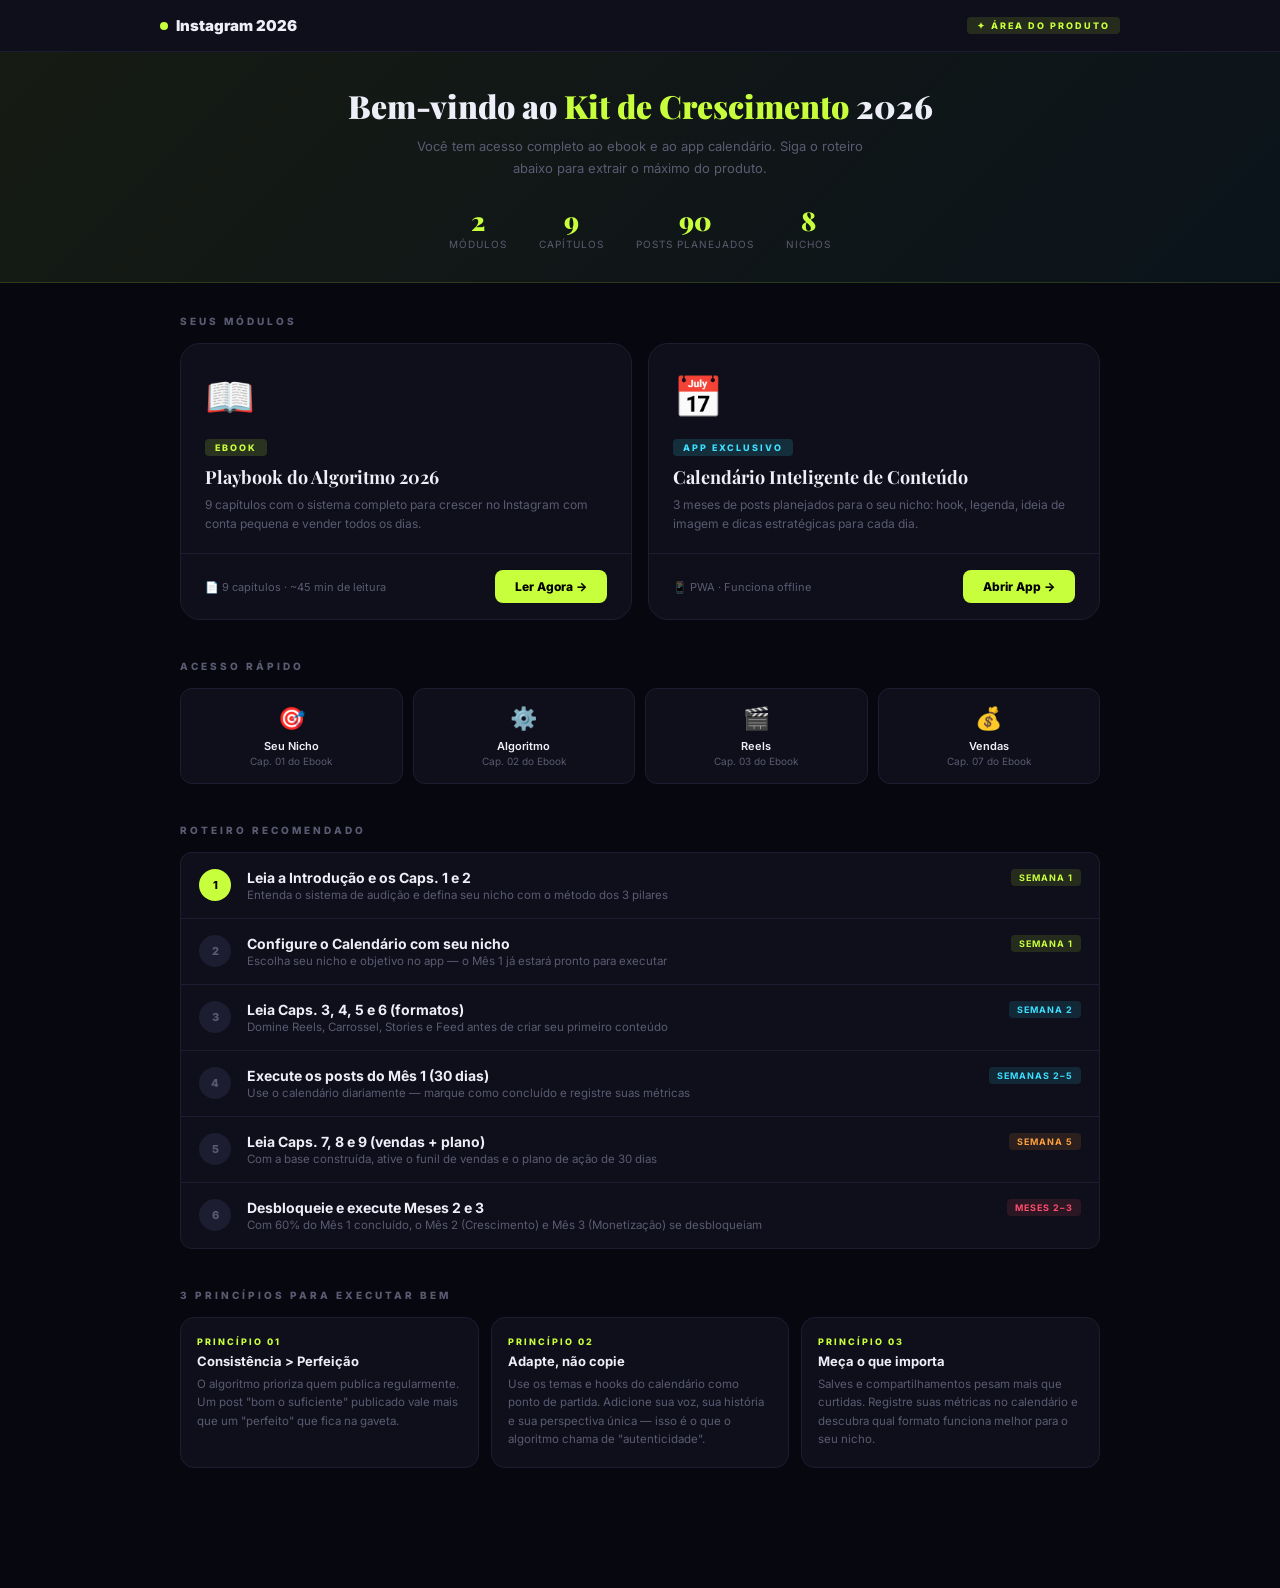
<file: produto/index.html>
<!DOCTYPE html>
<html lang="pt-BR">
<head>
<meta charset="UTF-8">
<meta name="viewport" content="width=device-width, initial-scale=1.0">
<title>Instagram 2026 — Área do Produto</title>
<meta name="theme-color" content="#07080F">
<link rel="preconnect" href="https://fonts.googleapis.com">
<link href="https://fonts.googleapis.com/css2?family=Inter:wght@400;500;600;700;800;900&family=Playfair+Display:wght@700;900&display=swap" rel="stylesheet">
<style>
*,*::before,*::after{box-sizing:border-box;margin:0;padding:0}
:root{
  --bg:#07080F;--surface:#0E0F1A;--surface2:#141526;--border:#1C1D30;
  --accent:#C8FF3C;--accent2:#FF4D6D;--accent3:#3DDFFF;--accent4:#FF9F3C;
  --text:#EEEEF8;--muted:#5A5B72;--success:#3DFFAA;
}
body{background:var(--bg);color:var(--text);font-family:'Inter',sans-serif;min-height:100vh;overflow-x:hidden}

/* ── HEADER ── */
.hub-header{background:var(--surface);border-bottom:1px solid var(--border);padding:16px 20px;position:sticky;top:0;z-index:50}
.hub-header-inner{max-width:960px;margin:0 auto;display:flex;align-items:center;justify-content:space-between}
.hub-logo{font-weight:900;font-size:15px;display:flex;align-items:center;gap:8px}
.hub-logo-dot{width:8px;height:8px;background:var(--accent);border-radius:50%}
.hub-badge{background:rgba(200,255,60,.12);color:var(--accent);font-size:9px;font-weight:800;letter-spacing:2px;text-transform:uppercase;padding:3px 10px;border-radius:4px}

/* ── WELCOME BAND ── */
.welcome-band{background:linear-gradient(135deg,rgba(200,255,60,.08) 0%,rgba(61,223,255,.05) 100%);border-bottom:1px solid rgba(200,255,60,.15);padding:32px 20px;text-align:center}
.welcome-band h1{font-family:'Playfair Display',serif;font-size:clamp(22px,4vw,32px);font-weight:900;margin-bottom:8px}
.welcome-band h1 em{color:var(--accent);font-style:normal}
.welcome-band p{font-size:13px;color:var(--muted);max-width:480px;margin:0 auto;line-height:1.7}
.progress-summary{display:flex;justify-content:center;gap:32px;margin-top:24px;flex-wrap:wrap}
.ps-item{text-align:center}
.ps-num{font-family:'Playfair Display',serif;font-size:26px;font-weight:900;color:var(--accent)}
.ps-label{font-size:10px;color:var(--muted);text-transform:uppercase;letter-spacing:1px}

/* ── MAIN LAYOUT ── */
.hub-body{max-width:960px;margin:0 auto;padding:32px 20px 80px}
.section-label{font-size:10px;font-weight:800;letter-spacing:3px;text-transform:uppercase;color:var(--muted);margin-bottom:16px}
.section-title{font-family:'Playfair Display',serif;font-size:22px;font-weight:900;margin-bottom:20px}

/* ── PRODUCT MODULES ── */
.modules-grid{display:grid;grid-template-columns:1fr 1fr;gap:16px;margin-bottom:40px}
.module-card{background:var(--surface);border:1.5px solid var(--border);border-radius:20px;overflow:hidden;transition:all .25s;text-decoration:none;color:inherit;display:block}
.module-card:hover{border-color:rgba(200,255,60,.4);transform:translateY(-3px);box-shadow:0 12px 40px rgba(0,0,0,.4)}
.module-card-top{padding:28px 24px 20px;border-bottom:1px solid var(--border)}
.module-icon{font-size:40px;margin-bottom:14px}
.module-type{display:inline-block;font-size:9px;font-weight:800;letter-spacing:2px;text-transform:uppercase;padding:3px 10px;border-radius:4px;margin-bottom:10px}
.type-ebook{background:rgba(200,255,60,.15);color:var(--accent)}
.type-app{background:rgba(61,223,255,.15);color:var(--accent3)}
.module-title{font-family:'Playfair Display',serif;font-size:18px;font-weight:700;margin-bottom:6px;line-height:1.25}
.module-desc{font-size:12px;color:var(--muted);line-height:1.6}
.module-card-bottom{padding:16px 24px;display:flex;align-items:center;justify-content:space-between}
.module-info{font-size:11px;color:var(--muted)}
.module-btn{background:var(--accent);color:#000;font-weight:800;font-size:12px;padding:9px 20px;border-radius:8px;white-space:nowrap;transition:all .2s}
.module-card:hover .module-btn{background:#d9ff55}

/* ── QUICK ACCESS ── */
.quick-access{margin-bottom:40px}
.qa-grid{display:grid;grid-template-columns:repeat(4,1fr);gap:10px}
.qa-item{background:var(--surface);border:1px solid var(--border);border-radius:12px;padding:16px 12px;text-align:center;text-decoration:none;color:inherit;transition:all .2s;cursor:pointer}
.qa-item:hover{border-color:rgba(200,255,60,.3);background:rgba(200,255,60,.04)}
.qa-icon{font-size:22px;margin-bottom:8px}
.qa-label{font-size:11px;font-weight:600;color:var(--text);margin-bottom:2px}
.qa-sub{font-size:10px;color:var(--muted)}

/* ── ROADMAP ── */
.roadmap{margin-bottom:40px}
.roadmap-list{display:flex;flex-direction:column;gap:0}
.roadmap-item{display:flex;align-items:flex-start;gap:16px;padding:16px 18px;background:var(--surface);border:1px solid var(--border);border-bottom:none;transition:all .2s;cursor:pointer}
.roadmap-item:first-child{border-radius:12px 12px 0 0}
.roadmap-item:last-child{border-bottom:1px solid var(--border);border-radius:0 0 12px 12px}
.roadmap-item:hover{background:rgba(200,255,60,.03);border-color:rgba(200,255,60,.2)}
.roadmap-step{width:32px;height:32px;border-radius:50%;display:flex;align-items:center;justify-content:center;font-size:11px;font-weight:800;flex-shrink:0}
.step-done{background:var(--success);color:#000}
.step-active{background:var(--accent);color:#000}
.step-locked{background:var(--border);color:var(--muted)}
.roadmap-content{flex:1}
.roadmap-title{font-size:14px;font-weight:700;margin-bottom:2px}
.roadmap-desc{font-size:11.5px;color:var(--muted)}
.roadmap-tag{font-size:9px;font-weight:700;letter-spacing:1px;text-transform:uppercase;padding:3px 8px;border-radius:4px;flex-shrink:0}
.tag-semana1{background:rgba(200,255,60,.12);color:var(--accent)}
.tag-semana2{background:rgba(61,223,255,.12);color:var(--accent3)}
.tag-semana3{background:rgba(255,159,60,.12);color:var(--accent4)}
.tag-semana4{background:rgba(255,77,109,.12);color:var(--accent2)}

/* ── TIPS HIGHLIGHT ── */
.tips-row{display:grid;grid-template-columns:repeat(3,1fr);gap:12px;margin-bottom:40px}
.tip-card{background:var(--surface);border:1px solid var(--border);border-radius:14px;padding:18px 16px}
.tip-card-num{font-size:9px;font-weight:800;letter-spacing:2px;color:var(--accent);text-transform:uppercase;margin-bottom:6px}
.tip-card-title{font-size:13px;font-weight:700;margin-bottom:6px}
.tip-card-text{font-size:11.5px;color:var(--muted);line-height:1.6}

/* ── RESPONSIVE ── */
@media(max-width:640px){
  .modules-grid{grid-template-columns:1fr}
  .qa-grid{grid-template-columns:repeat(2,1fr)}
  .tips-row{grid-template-columns:1fr}
  .progress-summary{gap:20px}
}
</style>
</head>
<body>

<div class="hub-header">
  <div class="hub-header-inner">
    <div class="hub-logo">
      <span class="hub-logo-dot"></span>
      Instagram 2026
    </div>
    <span class="hub-badge">✦ Área do Produto</span>
  </div>
</div>

<div class="welcome-band">
  <h1>Bem-vindo ao <em>Kit de Crescimento</em> 2026</h1>
  <p>Você tem acesso completo ao ebook e ao app calendário. Siga o roteiro abaixo para extrair o máximo do produto.</p>
  <div class="progress-summary">
    <div class="ps-item">
      <div class="ps-num">2</div>
      <div class="ps-label">Módulos</div>
    </div>
    <div class="ps-item">
      <div class="ps-num">9</div>
      <div class="ps-label">Capítulos</div>
    </div>
    <div class="ps-item">
      <div class="ps-num">90</div>
      <div class="ps-label">Posts planejados</div>
    </div>
    <div class="ps-item">
      <div class="ps-num">8</div>
      <div class="ps-label">Nichos</div>
    </div>
  </div>
</div>

<div class="hub-body">

  <!-- MODULES -->
  <div class="section-label">Seus Módulos</div>
  <div class="modules-grid">

    <a href="ebook.html" class="module-card">
      <div class="module-card-top">
        <div class="module-icon">📖</div>
        <div class="module-type type-ebook">Ebook</div>
        <div class="module-title">Playbook do Algoritmo 2026</div>
        <div class="module-desc">9 capítulos com o sistema completo para crescer no Instagram com conta pequena e vender todos os dias.</div>
      </div>
      <div class="module-card-bottom">
        <div class="module-info">📄 9 capítulos · ~45 min de leitura</div>
        <div class="module-btn">Ler Agora →</div>
      </div>
    </a>

    <a href="calendario.html" class="module-card">
      <div class="module-card-top">
        <div class="module-icon">📅</div>
        <div class="module-type type-app">App Exclusivo</div>
        <div class="module-title">Calendário Inteligente de Conteúdo</div>
        <div class="module-desc">3 meses de posts planejados para o seu nicho: hook, legenda, ideia de imagem e dicas estratégicas para cada dia.</div>
      </div>
      <div class="module-card-bottom">
        <div class="module-info">📱 PWA · Funciona offline</div>
        <div class="module-btn">Abrir App →</div>
      </div>
    </a>

  </div>

  <!-- QUICK ACCESS -->
  <div class="section-label">Acesso Rápido</div>
  <div class="quick-access">
    <div class="qa-grid">
      <a href="ebook.html#cap01" class="qa-item">
        <div class="qa-icon">🎯</div>
        <div class="qa-label">Seu Nicho</div>
        <div class="qa-sub">Cap. 01 do Ebook</div>
      </a>
      <a href="ebook.html#cap02" class="qa-item">
        <div class="qa-icon">⚙️</div>
        <div class="qa-label">Algoritmo</div>
        <div class="qa-sub">Cap. 02 do Ebook</div>
      </a>
      <a href="ebook.html#cap03" class="qa-item">
        <div class="qa-icon">🎬</div>
        <div class="qa-label">Reels</div>
        <div class="qa-sub">Cap. 03 do Ebook</div>
      </a>
      <a href="ebook.html#cap07" class="qa-item">
        <div class="qa-icon">💰</div>
        <div class="qa-label">Vendas</div>
        <div class="qa-sub">Cap. 07 do Ebook</div>
      </a>
    </div>
  </div>

  <!-- ROADMAP -->
  <div class="section-label">Roteiro Recomendado</div>
  <div class="roadmap">
    <div class="roadmap-list">
      <div class="roadmap-item" onclick="window.location='ebook.html'">
        <div class="roadmap-step step-active">1</div>
        <div class="roadmap-content">
          <div class="roadmap-title">Leia a Introdução e os Caps. 1 e 2</div>
          <div class="roadmap-desc">Entenda o sistema de audição e defina seu nicho com o método dos 3 pilares</div>
        </div>
        <span class="roadmap-tag tag-semana1">Semana 1</span>
      </div>
      <div class="roadmap-item" onclick="window.location='calendario.html'">
        <div class="roadmap-step step-locked">2</div>
        <div class="roadmap-content">
          <div class="roadmap-title">Configure o Calendário com seu nicho</div>
          <div class="roadmap-desc">Escolha seu nicho e objetivo no app — o Mês 1 já estará pronto para executar</div>
        </div>
        <span class="roadmap-tag tag-semana1">Semana 1</span>
      </div>
      <div class="roadmap-item" onclick="window.location='ebook.html#cap03'">
        <div class="roadmap-step step-locked">3</div>
        <div class="roadmap-content">
          <div class="roadmap-title">Leia Caps. 3, 4, 5 e 6 (formatos)</div>
          <div class="roadmap-desc">Domine Reels, Carrossel, Stories e Feed antes de criar seu primeiro conteúdo</div>
        </div>
        <span class="roadmap-tag tag-semana2">Semana 2</span>
      </div>
      <div class="roadmap-item" onclick="window.location='calendario.html'">
        <div class="roadmap-step step-locked">4</div>
        <div class="roadmap-content">
          <div class="roadmap-title">Execute os posts do Mês 1 (30 dias)</div>
          <div class="roadmap-desc">Use o calendário diariamente — marque como concluído e registre suas métricas</div>
        </div>
        <span class="roadmap-tag tag-semana2">Semanas 2–5</span>
      </div>
      <div class="roadmap-item" onclick="window.location='ebook.html#cap07'">
        <div class="roadmap-step step-locked">5</div>
        <div class="roadmap-content">
          <div class="roadmap-title">Leia Caps. 7, 8 e 9 (vendas + plano)</div>
          <div class="roadmap-desc">Com a base construída, ative o funil de vendas e o plano de ação de 30 dias</div>
        </div>
        <span class="roadmap-tag tag-semana3">Semana 5</span>
      </div>
      <div class="roadmap-item" onclick="window.location='calendario.html'">
        <div class="roadmap-step step-locked">6</div>
        <div class="roadmap-content">
          <div class="roadmap-title">Desbloqueie e execute Meses 2 e 3</div>
          <div class="roadmap-desc">Com 60% do Mês 1 concluído, o Mês 2 (Crescimento) e Mês 3 (Monetização) se desbloqueiam</div>
        </div>
        <span class="roadmap-tag tag-semana4">Meses 2–3</span>
      </div>
    </div>
  </div>

  <!-- TIPS -->
  <div class="section-label">3 Princípios para Executar Bem</div>
  <div class="tips-row">
    <div class="tip-card">
      <div class="tip-card-num">Princípio 01</div>
      <div class="tip-card-title">Consistência > Perfeição</div>
      <div class="tip-card-text">O algoritmo prioriza quem publica regularmente. Um post "bom o suficiente" publicado vale mais que um "perfeito" que fica na gaveta.</div>
    </div>
    <div class="tip-card">
      <div class="tip-card-num">Princípio 02</div>
      <div class="tip-card-title">Adapte, não copie</div>
      <div class="tip-card-text">Use os temas e hooks do calendário como ponto de partida. Adicione sua voz, sua história e sua perspectiva única — isso é o que o algoritmo chama de "autenticidade".</div>
    </div>
    <div class="tip-card">
      <div class="tip-card-num">Princípio 03</div>
      <div class="tip-card-title">Meça o que importa</div>
      <div class="tip-card-text">Salves e compartilhamentos pesam mais que curtidas. Registre suas métricas no calendário e descubra qual formato funciona melhor para o seu nicho.</div>
    </div>
  </div>

</div>

</body>
</html>
</file>
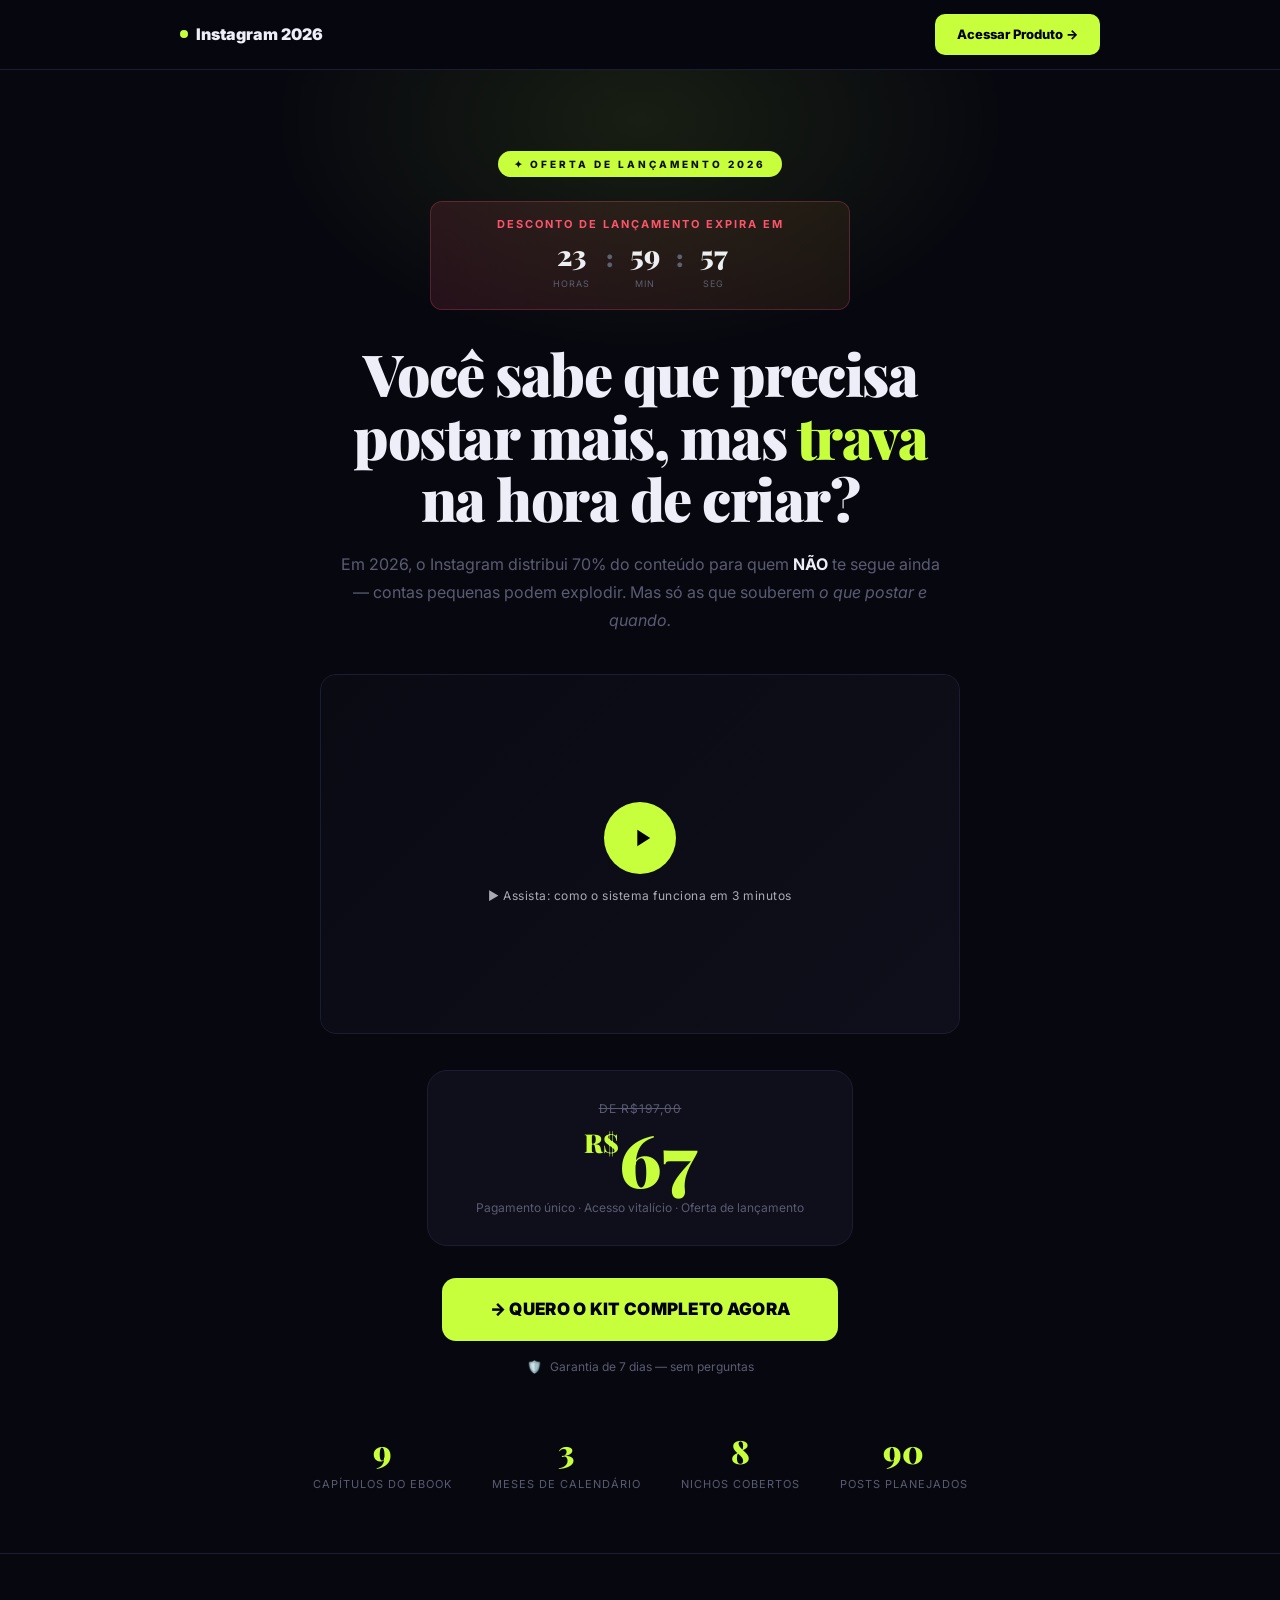
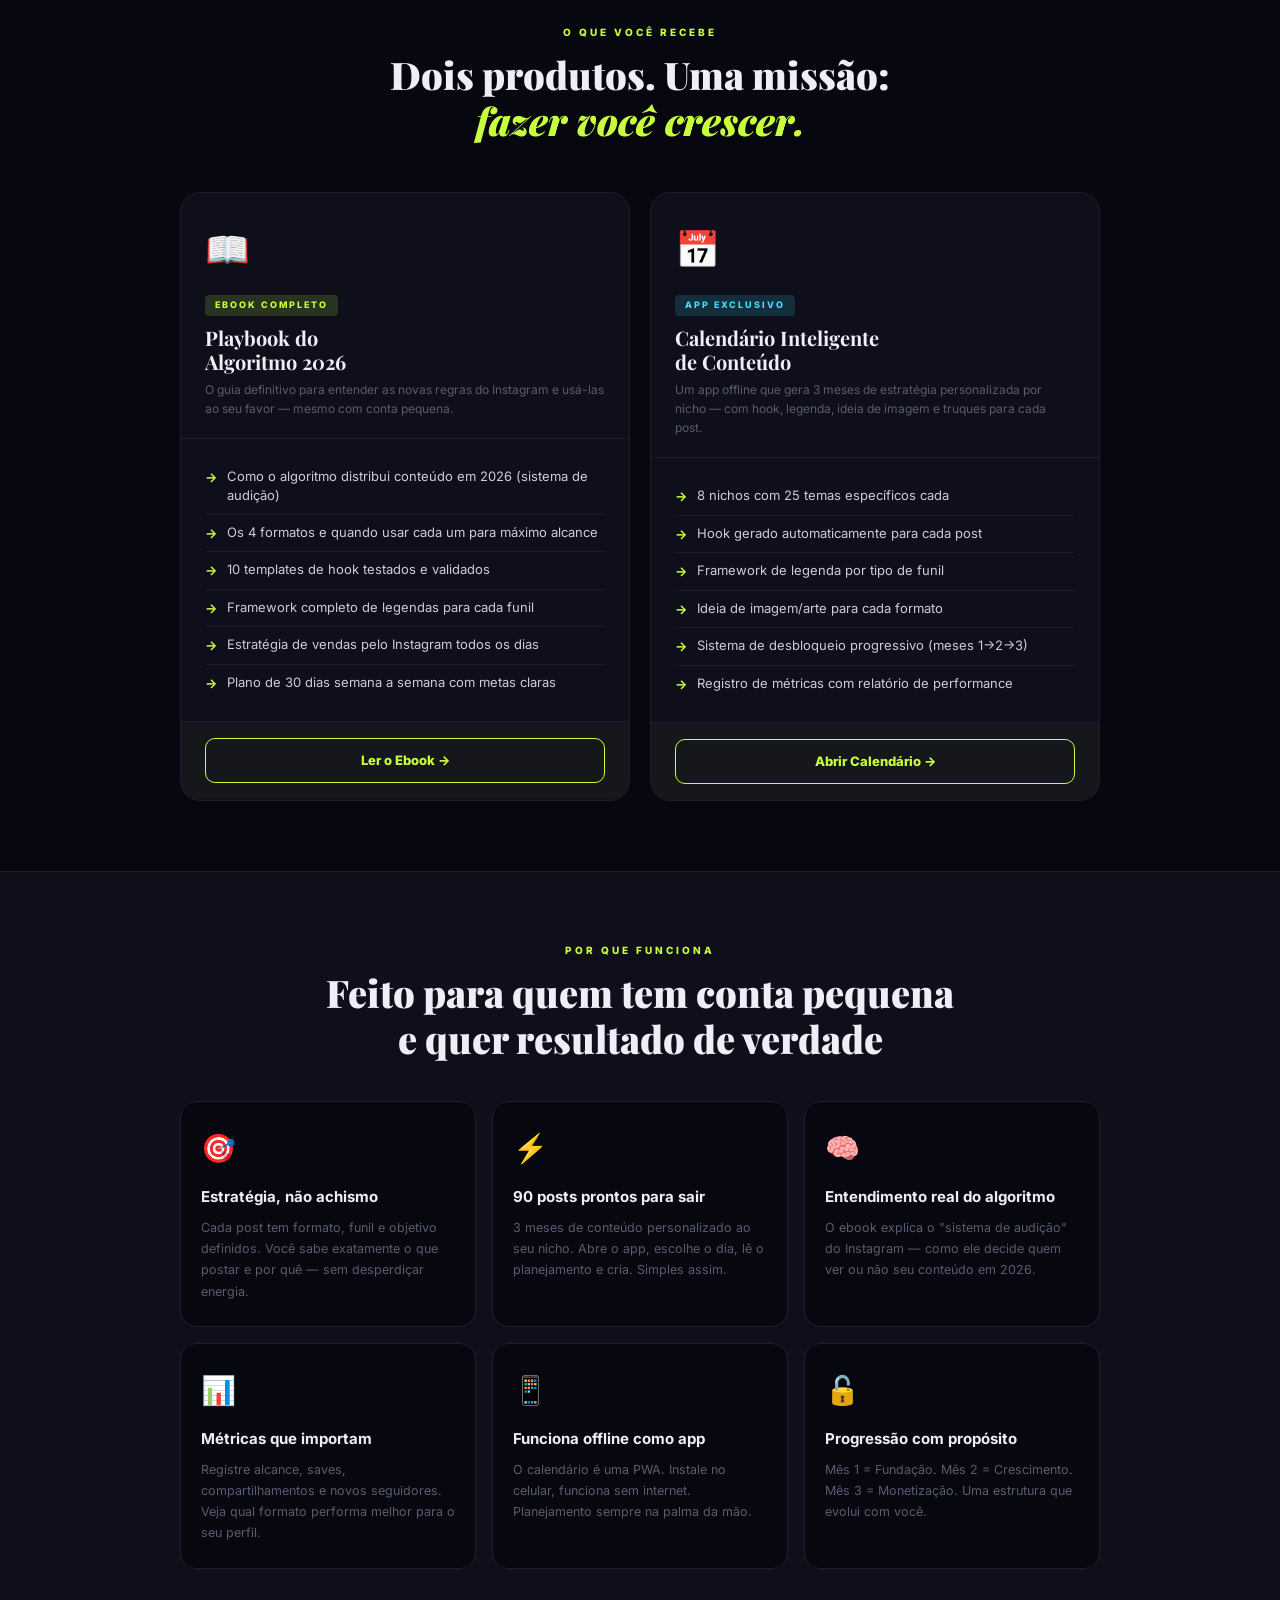
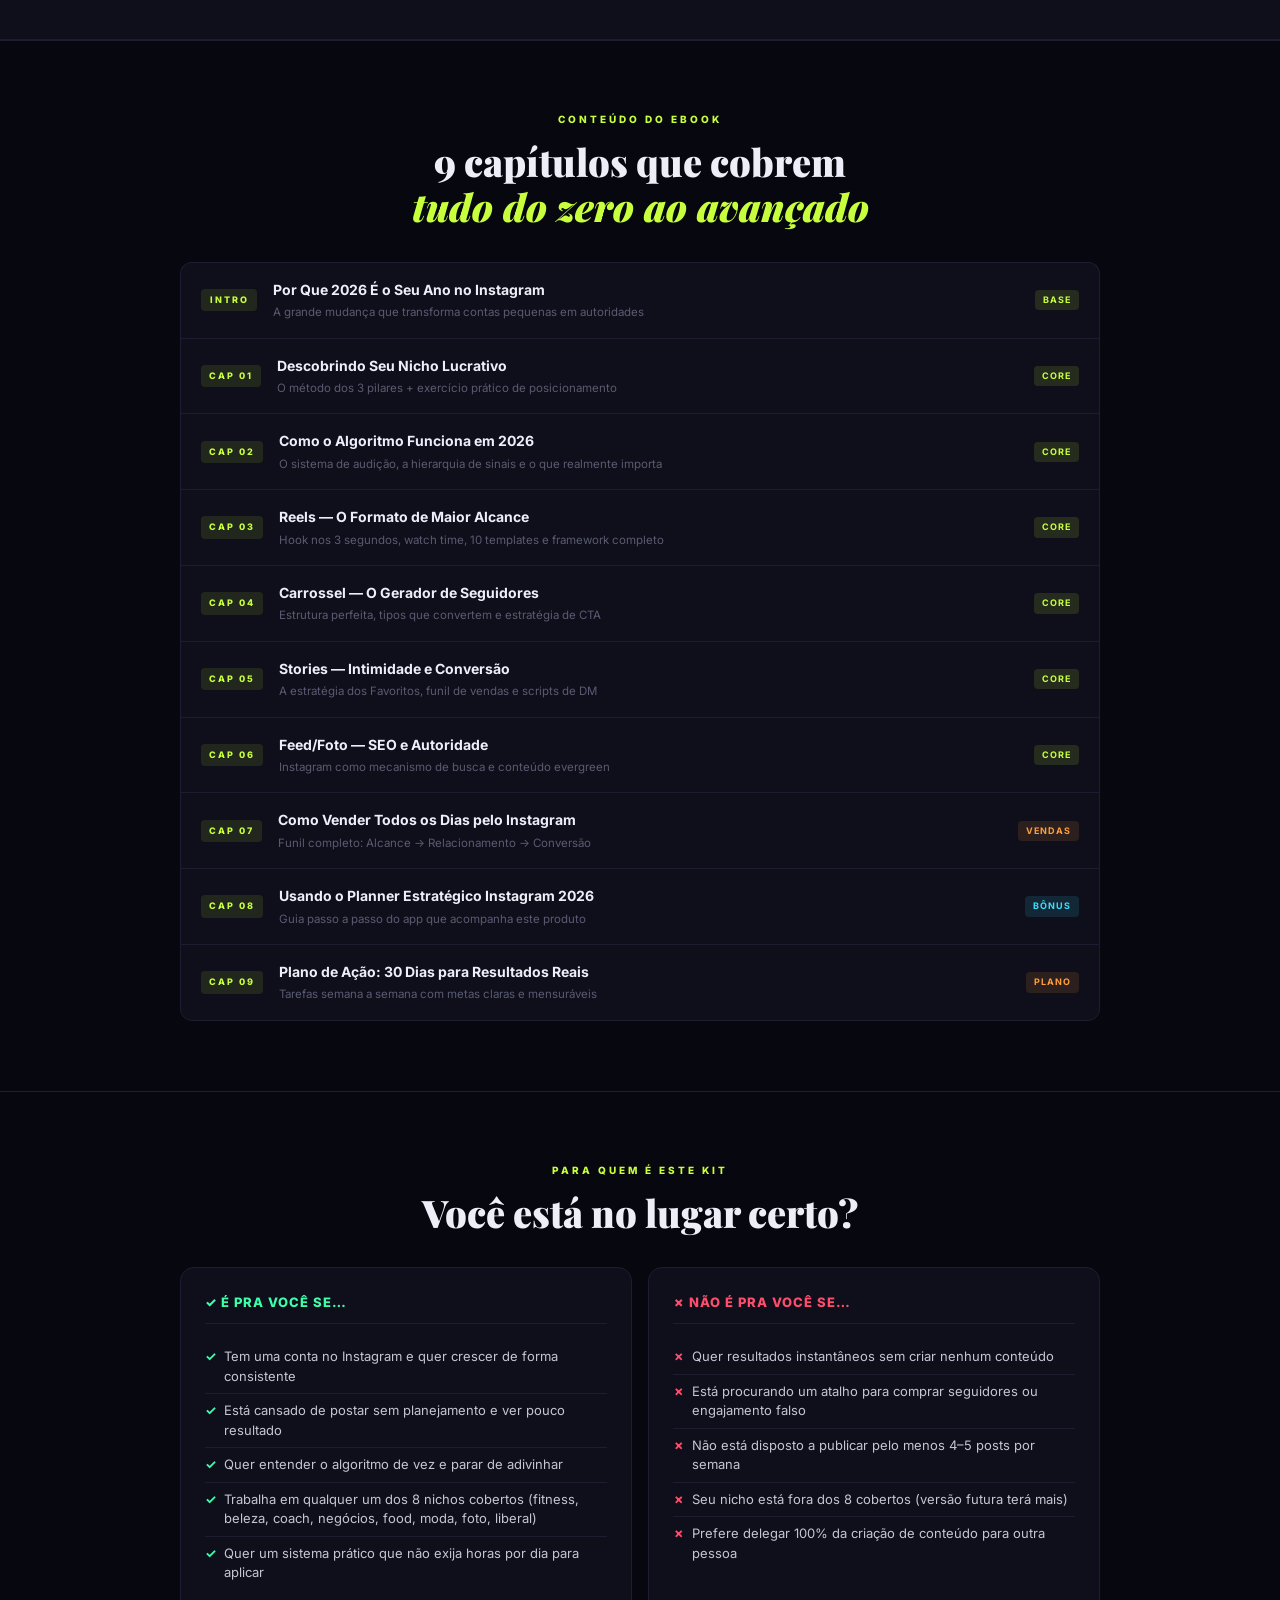
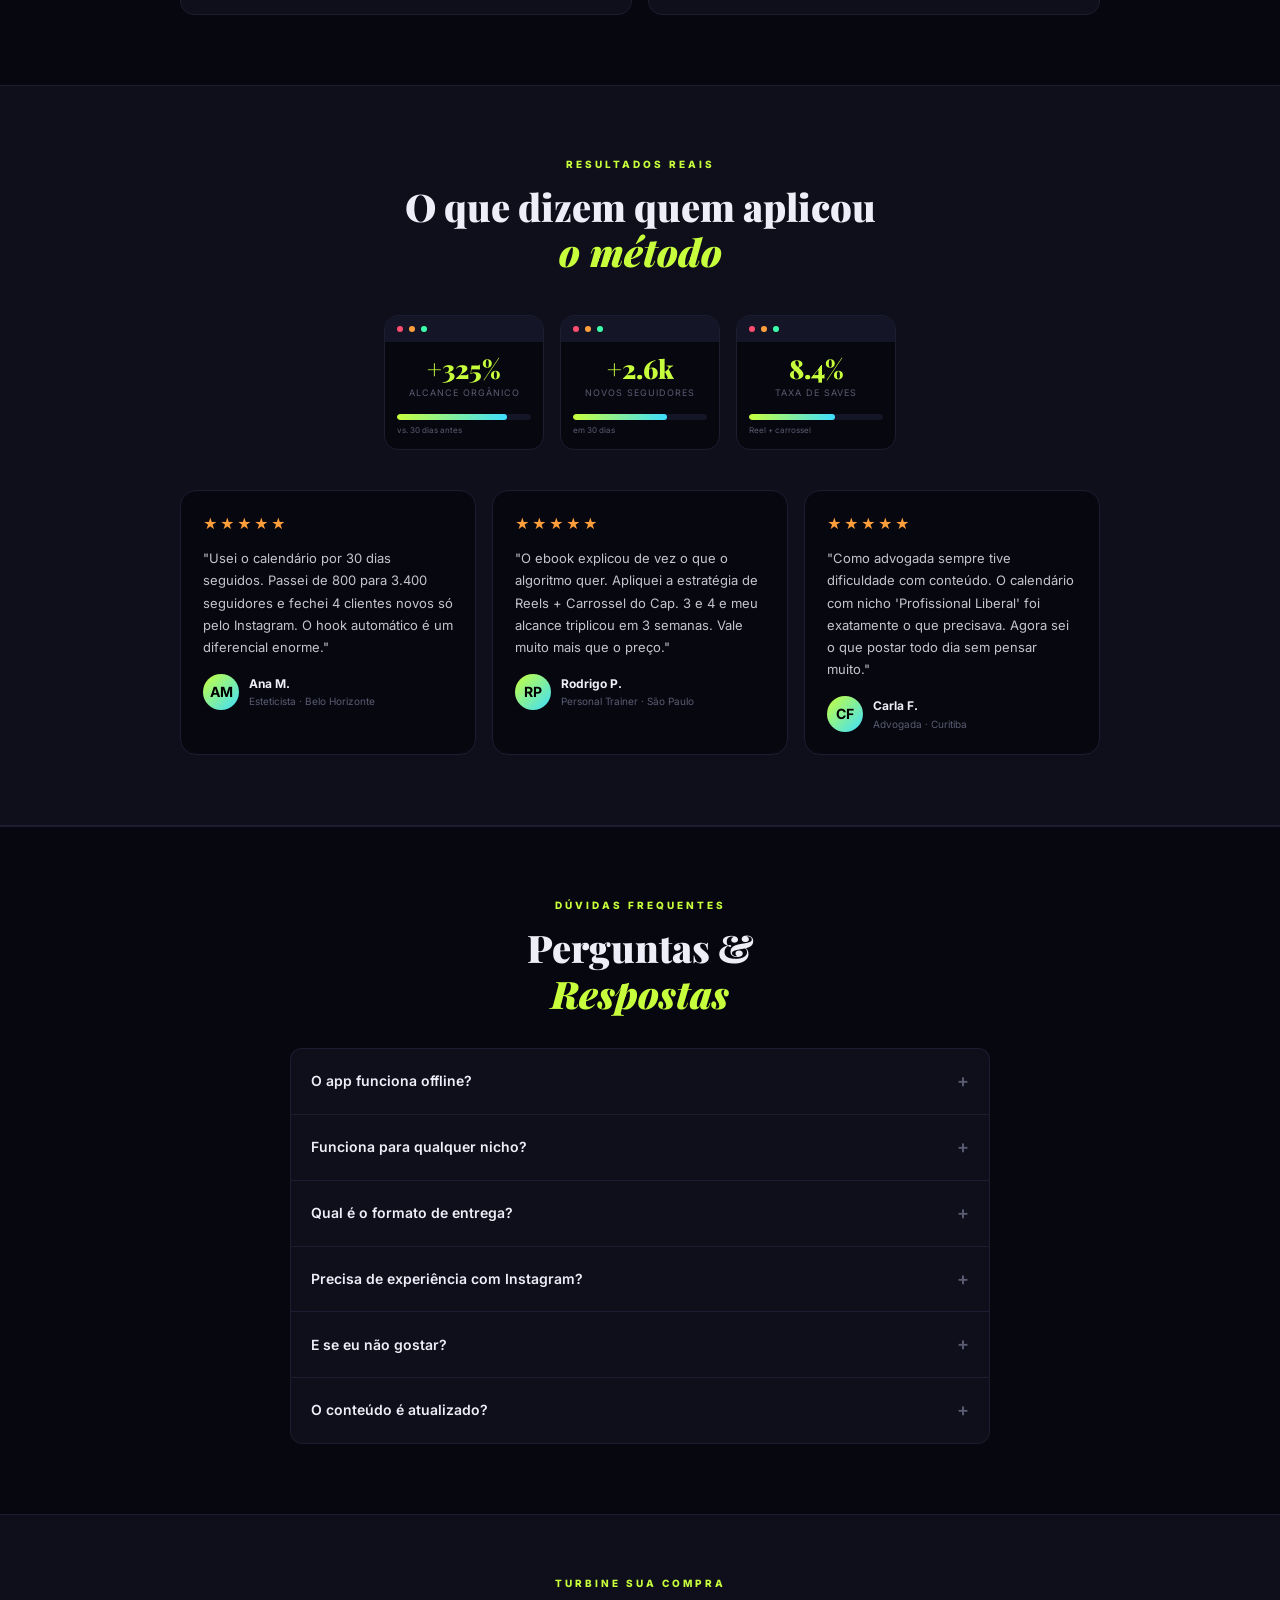
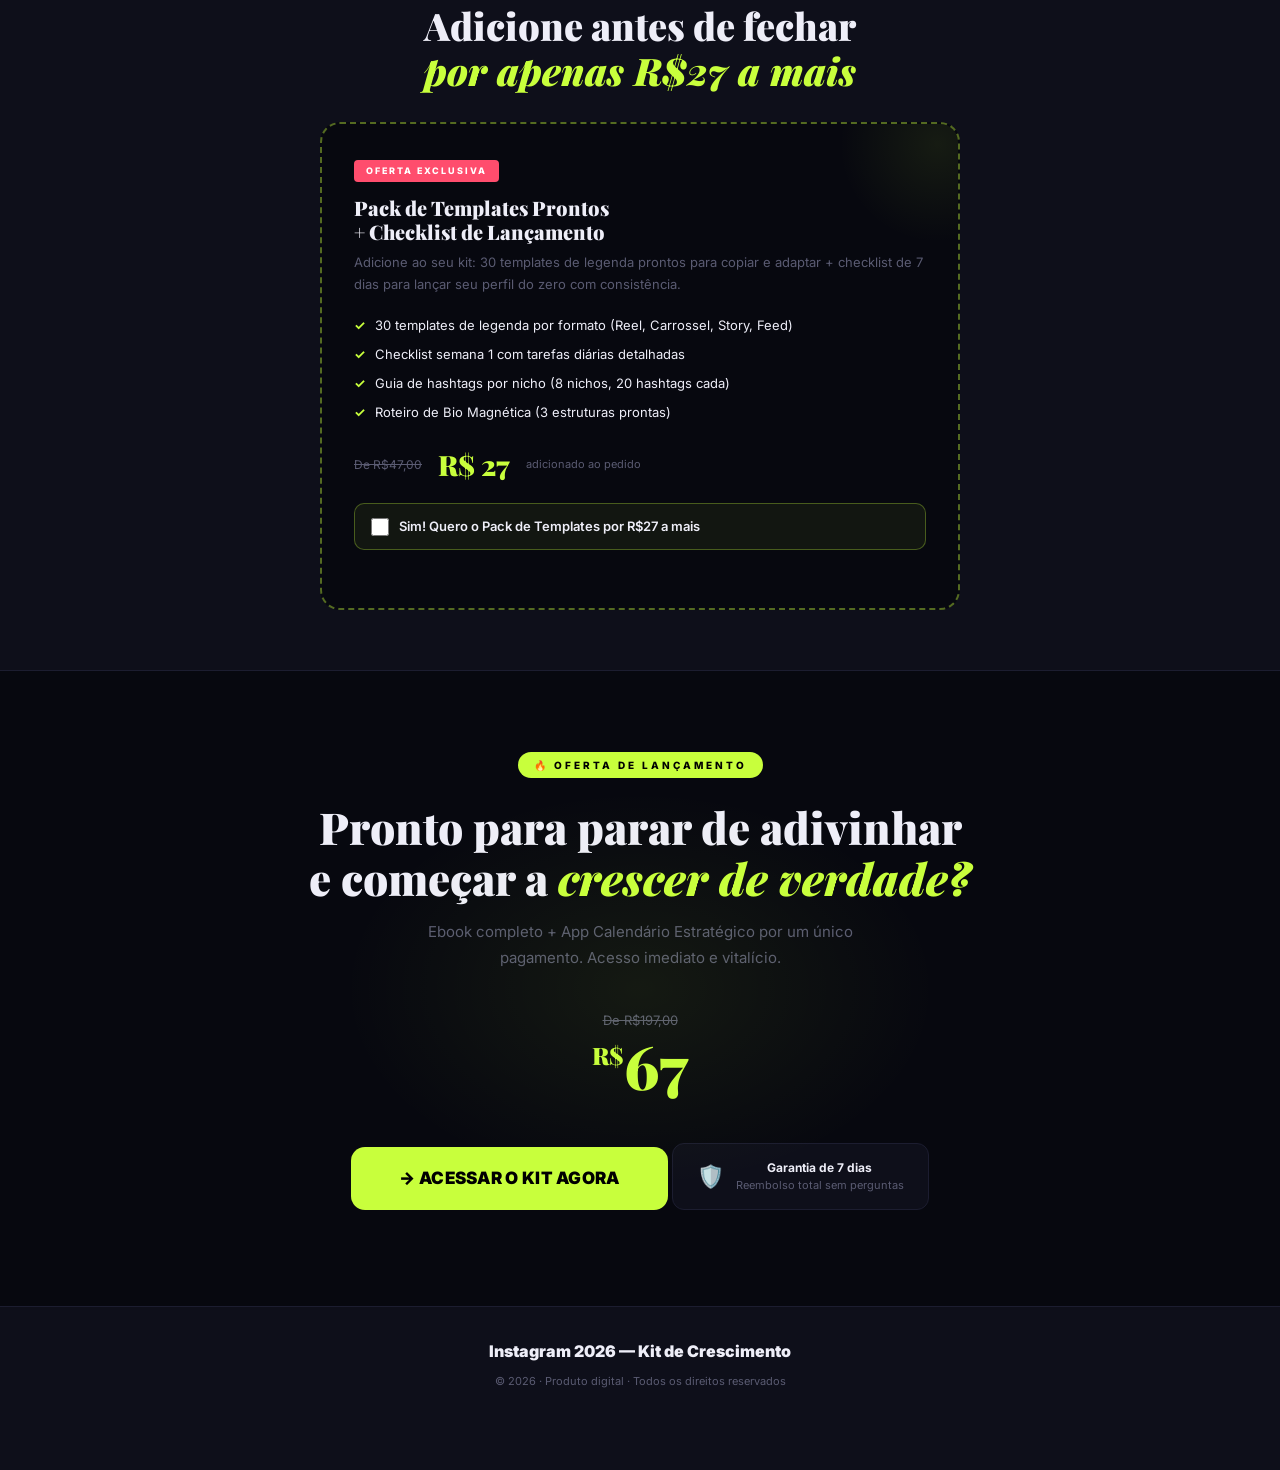
<file: landing.html>
<!DOCTYPE html>
<html lang="pt-BR">
<head>
<meta charset="UTF-8">
<meta name="viewport" content="width=device-width, initial-scale=1.0">
<title>Instagram 2026 — Kit de Crescimento Completo</title>
<meta name="description" content="Ebook + App Calendário: tudo que você precisa para crescer no Instagram em 2026 de forma orgânica e vender todos os dias.">
<meta name="theme-color" content="#07080F">
<link rel="preconnect" href="https://fonts.googleapis.com">
<link href="https://fonts.googleapis.com/css2?family=Inter:wght@400;500;600;700;800;900&family=Playfair+Display:wght@700;900&display=swap" rel="stylesheet">
<!-- TODO: substituir pelo seu Pixel ID real no Meta Events Manager -->
<script>
!function(f,b,e,v,n,t,s){if(f.fbq)return;n=f.fbq=function(){n.callMethod?
n.callMethod.apply(n,arguments):n.queue.push(arguments)};if(!f._fbq)f._fbq=n;
n.push=n;n.loaded=!0;n.version='2.0';n.queue=[];t=b.createElement(e);t.async=!0;
t.src=v;s=b.getElementsByTagName(e)[0];s.parentNode.insertBefore(t,s)}(window,
document,'script','https://connect.facebook.net/en_US/fbevents.js');
fbq('init', 'SEU_PIXEL_ID_AQUI');
fbq('track', 'PageView');
</script>
<noscript><img height="1" width="1" style="display:none" src="https://www.facebook.com/tr?id=SEU_PIXEL_ID_AQUI&ev=PageView&noscript=1"/></noscript>
<style>
*,*::before,*::after{box-sizing:border-box;margin:0;padding:0}
:root{
  --bg:#07080F;--surface:#0E0F1A;--surface2:#141526;--border:#1C1D30;
  --accent:#C8FF3C;--accent2:#FF4D6D;--accent3:#3DDFFF;--accent4:#FF9F3C;
  --text:#EEEEF8;--muted:#5A5B72;--success:#3DFFAA;
}
html{scroll-behavior:smooth}
body{background:var(--bg);color:var(--text);font-family:'Inter',sans-serif;overflow-x:hidden;line-height:1.6}

/* ── UTILS ── */
.container{max-width:960px;margin:0 auto;padding:0 20px}
.accent{color:var(--accent)}
.badge{display:inline-block;background:var(--accent);color:#000;font-size:10px;font-weight:800;letter-spacing:3px;text-transform:uppercase;padding:5px 16px;border-radius:20px}
.badge-outline{display:inline-block;border:1.5px solid var(--border);color:var(--muted);font-size:10px;font-weight:700;letter-spacing:2px;text-transform:uppercase;padding:4px 14px;border-radius:20px}

/* ── NAVBAR ── */
nav{background:rgba(7,8,15,.92);backdrop-filter:blur(12px);border-bottom:1px solid var(--border);position:sticky;top:0;z-index:100;padding:14px 0}
.nav-inner{display:flex;align-items:center;justify-content:space-between;max-width:960px;margin:0 auto;padding:0 20px}
.nav-logo{font-weight:900;font-size:16px;color:var(--text);text-decoration:none;display:flex;align-items:center;gap:8px}
.nav-logo-dot{width:8px;height:8px;background:var(--accent);border-radius:50%;display:inline-block}
.nav-cta{background:var(--accent);color:#000;font-weight:800;font-size:13px;padding:10px 22px;border-radius:10px;text-decoration:none;transition:all .2s}
.nav-cta:hover{background:#d9ff55;transform:translateY(-1px)}

/* ── HERO ── */
.hero{padding:80px 0 60px;text-align:center;position:relative;overflow:hidden}
.hero::before{content:'';position:absolute;top:-200px;left:50%;transform:translateX(-50%);width:800px;height:500px;background:radial-gradient(ellipse,rgba(200,255,60,.09) 0%,transparent 65%);pointer-events:none}
.hero-badge{margin-bottom:24px}
.hero-title{font-family:'Playfair Display',Georgia,serif;font-size:clamp(34px,6vw,58px);font-weight:900;line-height:1.08;letter-spacing:-1.5px;margin-bottom:20px}
.hero-title em{color:var(--accent);font-style:normal}
.hero-sub{font-size:16px;color:var(--muted);max-width:600px;margin:0 auto 40px;line-height:1.75}
.hero-price-box{display:inline-block;background:var(--surface);border:1px solid var(--border);border-radius:20px;padding:28px 48px;margin-bottom:32px}
.price-from{font-size:12px;color:var(--muted);letter-spacing:1px;text-transform:uppercase;margin-bottom:4px;text-decoration:line-through}
.price-main{font-family:'Playfair Display',serif;font-size:clamp(48px,8vw,72px);font-weight:900;color:var(--accent);line-height:1;margin-bottom:4px}
.price-main span{font-size:26px;vertical-align:top;margin-top:8px;display:inline-block}
.price-desc{font-size:12px;color:var(--muted)}
.btn-hero{display:inline-block;background:var(--accent);color:#000;font-weight:900;font-size:17px;padding:18px 48px;border-radius:14px;text-decoration:none;transition:all .25s;letter-spacing:.3px;margin-bottom:16px;cursor:pointer;border:none}
.btn-hero:hover{background:#d9ff55;transform:translateY(-2px);box-shadow:0 10px 40px rgba(200,255,60,.35)}
.hero-guarantee{font-size:12px;color:var(--muted);display:flex;align-items:center;justify-content:center;gap:8px}
.hero-stats{display:flex;justify-content:center;gap:40px;margin-top:48px;flex-wrap:wrap}
.stat-item{text-align:center}
.stat-num{font-family:'Playfair Display',serif;font-size:32px;font-weight:900;color:var(--accent)}
.stat-label{font-size:11px;color:var(--muted);text-transform:uppercase;letter-spacing:1px}

/* ── PRODUCT SHOWCASE ── */
.showcase{padding:70px 0;border-top:1px solid var(--border)}
.section-label{font-size:10px;font-weight:800;letter-spacing:3px;text-transform:uppercase;color:var(--accent);margin-bottom:12px}
.section-title{font-family:'Playfair Display',serif;font-size:clamp(26px,4vw,38px);font-weight:900;line-height:1.2;margin-bottom:16px}
.section-sub{font-size:15px;color:var(--muted);line-height:1.7;margin-bottom:40px}
.product-cards{display:grid;grid-template-columns:1fr 1fr;gap:20px}
.product-card{background:var(--surface);border:1px solid var(--border);border-radius:20px;overflow:hidden;transition:all .25s}
.product-card:hover{border-color:rgba(200,255,60,.3);transform:translateY(-4px);box-shadow:0 16px 48px rgba(0,0,0,.5)}
.product-card-header{padding:28px 24px 20px;border-bottom:1px solid var(--border)}
.product-card-icon{font-size:36px;margin-bottom:12px}
.product-card-badge{display:inline-block;font-size:9px;font-weight:800;letter-spacing:2px;text-transform:uppercase;padding:3px 10px;border-radius:4px;margin-bottom:10px}
.badge-ebook{background:rgba(200,255,60,.15);color:var(--accent)}
.badge-app{background:rgba(61,223,255,.15);color:var(--accent3)}
.product-card-title{font-family:'Playfair Display',serif;font-size:20px;font-weight:700;line-height:1.2;margin-bottom:6px}
.product-card-sub{font-size:12px;color:var(--muted);line-height:1.6}
.product-card-body{padding:20px 24px}
.feature-list{list-style:none}
.feature-list li{display:flex;align-items:flex-start;gap:10px;padding:8px 0;border-bottom:1px solid var(--border);font-size:13px;color:rgba(238,238,248,.85);line-height:1.5}
.feature-list li:last-child{border-bottom:none}
.feature-list li::before{content:'→';color:var(--accent);font-weight:700;flex-shrink:0;margin-top:1px}
.product-card-footer{padding:16px 24px;background:rgba(200,255,60,.03);border-top:1px solid var(--border)}
.product-card-cta{display:block;text-align:center;background:transparent;border:1.5px solid var(--accent);color:var(--accent);font-weight:800;font-size:13px;padding:11px;border-radius:10px;text-decoration:none;transition:all .2s}
.product-card-cta:hover{background:rgba(200,255,60,.1)}

/* ── WHAT YOU GET ── */
.benefits{padding:70px 0;background:var(--surface);border-top:1px solid var(--border);border-bottom:1px solid var(--border)}
.benefits-grid{display:grid;grid-template-columns:repeat(3,1fr);gap:16px;margin-top:40px}
.benefit-item{background:var(--bg);border:1px solid var(--border);border-radius:16px;padding:24px 20px;transition:all .25s}
.benefit-item:hover{border-color:rgba(200,255,60,.25)}
.benefit-icon{font-size:28px;margin-bottom:14px}
.benefit-title{font-size:15px;font-weight:700;margin-bottom:8px}
.benefit-desc{font-size:12.5px;color:var(--muted);line-height:1.7}

/* ── CHAPTERS ── */
.chapters{padding:70px 0;border-top:1px solid var(--border)}
.chapters-list{margin-top:32px;display:flex;flex-direction:column;gap:0}
.chapter-item{display:flex;align-items:center;gap:16px;padding:16px 20px;border:1px solid var(--border);border-bottom:none;background:var(--surface);transition:all .2s}
.chapter-item:first-child{border-radius:12px 12px 0 0}
.chapter-item:last-child{border-bottom:1px solid var(--border);border-radius:0 0 12px 12px}
.chapter-item:hover{background:rgba(200,255,60,.03);border-color:rgba(200,255,60,.2)}
.chapter-num{font-size:9px;font-weight:800;letter-spacing:2px;text-transform:uppercase;color:var(--accent);min-width:56px;background:rgba(200,255,60,.1);padding:4px 8px;border-radius:4px;text-align:center}
.chapter-info{flex:1}
.chapter-title-item{font-size:14px;font-weight:700;margin-bottom:2px}
.chapter-sub-item{font-size:11.5px;color:var(--muted)}
.chapter-tag{font-size:9px;font-weight:700;letter-spacing:1px;text-transform:uppercase;padding:3px 8px;border-radius:4px}
.tag-core{background:rgba(200,255,60,.12);color:var(--accent)}
.tag-bonus{background:rgba(61,223,255,.12);color:var(--accent3)}
.tag-action{background:rgba(255,159,60,.12);color:var(--accent4)}

/* ── WHO IS IT FOR ── */
.for-who{padding:70px 0;border-top:1px solid var(--border)}
.for-grid{display:grid;grid-template-columns:1fr 1fr;gap:16px;margin-top:32px}
.for-card{background:var(--surface);border:1px solid var(--border);border-radius:14px;padding:24px}
.for-card-title{font-size:13px;font-weight:800;letter-spacing:1px;text-transform:uppercase;margin-bottom:16px;padding-bottom:10px;border-bottom:1px solid var(--border)}
.for-card-yes .for-card-title{color:var(--success)}
.for-card-no .for-card-title{color:var(--accent2)}
.for-list{list-style:none}
.for-list li{display:flex;gap:8px;align-items:flex-start;padding:7px 0;font-size:13px;color:rgba(238,238,248,.82);border-bottom:1px solid var(--border);line-height:1.5}
.for-list li:last-child{border-bottom:none}
.for-yes::before{content:'✓';color:var(--success);font-weight:700;flex-shrink:0}
.for-no::before{content:'✗';color:var(--accent2);font-weight:700;flex-shrink:0}

/* ── SOCIAL PROOF ── */
.proof{padding:70px 0;background:var(--surface);border-top:1px solid var(--border);border-bottom:1px solid var(--border)}
.testimonials{display:grid;grid-template-columns:repeat(3,1fr);gap:16px;margin-top:40px}
.testimonial{background:var(--bg);border:1px solid var(--border);border-radius:16px;padding:22px}
.t-stars{color:var(--accent4);font-size:14px;margin-bottom:12px;letter-spacing:2px}
.t-text{font-size:13px;color:rgba(238,238,248,.82);line-height:1.7;margin-bottom:16px}
.t-author{display:flex;align-items:center;gap:10px}
.t-avatar{width:36px;height:36px;border-radius:50%;background:linear-gradient(135deg,var(--accent),var(--accent3));display:flex;align-items:center;justify-content:center;font-size:14px;font-weight:700;color:#000;flex-shrink:0}
.t-name{font-size:12px;font-weight:700}
.t-niche{font-size:10px;color:var(--muted)}

/* ── FAQ ── */
.faq{padding:70px 0;border-top:1px solid var(--border)}
.faq-list{margin-top:32px;max-width:700px;margin-left:auto;margin-right:auto}
.faq-item{border:1px solid var(--border);border-bottom:none;background:var(--surface);overflow:hidden;cursor:pointer;transition:all .2s}
.faq-item:first-child{border-radius:12px 12px 0 0}
.faq-item:last-child{border-bottom:1px solid var(--border);border-radius:0 0 12px 12px}
.faq-item.open{border-color:rgba(200,255,60,.3)}
.faq-question{display:flex;justify-content:space-between;align-items:center;padding:18px 20px;font-size:14px;font-weight:600}
.faq-icon{color:var(--muted);font-size:18px;transition:transform .3s;flex-shrink:0}
.faq-item.open .faq-icon{transform:rotate(45deg);color:var(--accent)}
.faq-answer{max-height:0;overflow:hidden;transition:max-height .35s ease,padding .35s}
.faq-answer-inner{padding:0 20px 16px;font-size:13px;color:var(--muted);line-height:1.7}
.faq-item.open .faq-answer{max-height:300px}

/* ── FINAL CTA ── */
.final-cta{padding:80px 0;text-align:center;position:relative;overflow:hidden}
.final-cta::before{content:'';position:absolute;top:50%;left:50%;transform:translate(-50%,-50%);width:600px;height:400px;background:radial-gradient(ellipse,rgba(200,255,60,.07) 0%,transparent 70%);pointer-events:none}
.final-cta-title{font-family:'Playfair Display',serif;font-size:clamp(28px,5vw,44px);font-weight:900;line-height:1.15;margin-bottom:16px}
.final-cta-sub{font-size:15px;color:var(--muted);max-width:500px;margin:0 auto 40px;line-height:1.7}
.guarantee-box{display:inline-flex;align-items:center;gap:12px;background:var(--surface);border:1px solid var(--border);border-radius:12px;padding:14px 24px;margin-top:24px;font-size:13px;color:var(--muted)}
.guarantee-icon{font-size:22px}

/* ── COUNTDOWN ── */
.countdown-bar{background:linear-gradient(90deg,rgba(255,77,109,.12),rgba(255,159,60,.08));border:1px solid rgba(255,77,109,.25);border-radius:12px;padding:14px 20px;text-align:center;margin-bottom:32px;max-width:420px;margin-left:auto;margin-right:auto}
.countdown-label{font-size:11px;font-weight:700;letter-spacing:2px;text-transform:uppercase;color:var(--accent2);margin-bottom:8px}
.countdown-digits{display:flex;justify-content:center;gap:16px}
.cd-unit{text-align:center}
.cd-num{font-family:'Playfair Display',serif;font-size:28px;font-weight:900;color:var(--text);line-height:1;display:block}
.cd-label{font-size:9px;color:var(--muted);letter-spacing:1px;text-transform:uppercase}
.cd-sep{font-size:24px;font-weight:900;color:var(--muted);line-height:1.2;padding-top:4px}

/* ── VSL ── */
.vsl-block{max-width:640px;margin:0 auto 36px;border-radius:16px;overflow:hidden;border:1px solid var(--border);background:var(--surface);position:relative;aspect-ratio:16/9;cursor:pointer}
.vsl-thumb{width:100%;height:100%;object-fit:cover;display:block}
.vsl-overlay{position:absolute;inset:0;display:flex;flex-direction:column;align-items:center;justify-content:center;background:linear-gradient(135deg,rgba(7,8,15,.7),rgba(14,15,26,.5));gap:12px}
.vsl-play{width:72px;height:72px;background:var(--accent);border-radius:50%;display:flex;align-items:center;justify-content:center;transition:all .2s}
.vsl-play svg{width:28px;height:28px;fill:#000;margin-left:4px}
.vsl-overlay:hover .vsl-play{transform:scale(1.08);box-shadow:0 0 40px rgba(200,255,60,.5)}
.vsl-caption{font-size:12px;color:rgba(238,238,248,.7);letter-spacing:.5px}

/* ── ORDER BUMP ── */
.order-bump{padding:60px 0;background:var(--surface);border-top:1px solid var(--border);border-bottom:1px solid var(--border)}
.order-bump-box{max-width:640px;margin:0 auto;background:var(--bg);border:2px dashed rgba(200,255,60,.4);border-radius:20px;padding:32px;position:relative;overflow:hidden}
.order-bump-box::before{content:'';position:absolute;top:-80px;right:-80px;width:200px;height:200px;background:radial-gradient(circle,rgba(200,255,60,.08),transparent 70%);pointer-events:none}
.ob-badge{display:inline-block;background:var(--accent2);color:#fff;font-size:9px;font-weight:800;letter-spacing:2px;text-transform:uppercase;padding:4px 12px;border-radius:4px;margin-bottom:14px}
.ob-title{font-family:'Playfair Display',serif;font-size:20px;font-weight:900;margin-bottom:8px;line-height:1.2}
.ob-desc{font-size:13px;color:var(--muted);margin-bottom:20px;line-height:1.65}
.ob-items{display:flex;flex-direction:column;gap:8px;margin-bottom:20px}
.ob-item{display:flex;align-items:center;gap:10px;font-size:13px}
.ob-item::before{content:'✓';color:var(--accent);font-weight:700;flex-shrink:0}
.ob-price-row{display:flex;align-items:center;gap:16px;flex-wrap:wrap}
.ob-price-old{font-size:12px;color:var(--muted);text-decoration:line-through}
.ob-price-new{font-family:'Playfair Display',serif;font-size:28px;font-weight:900;color:var(--accent)}
.ob-checkbox{display:flex;align-items:center;gap:10px;background:rgba(200,255,60,.06);border:1.5px solid rgba(200,255,60,.3);border-radius:10px;padding:12px 16px;cursor:pointer;user-select:none;margin-top:16px;transition:all .2s}
.ob-checkbox:hover{background:rgba(200,255,60,.1)}
.ob-checkbox input{width:18px;height:18px;accent-color:var(--accent);cursor:pointer;flex-shrink:0}
.ob-checkbox-text{font-size:13px;font-weight:600}

/* ── PROOF MOCKUPS ── */
.proof-mockups{display:flex;justify-content:center;gap:16px;margin-top:40px;flex-wrap:wrap}
.mockup-card{background:var(--bg);border:1px solid var(--border);border-radius:14px;overflow:hidden;width:160px;flex-shrink:0}
.mockup-header{background:var(--surface2);padding:10px 12px;display:flex;align-items:center;gap:6px}
.mockup-dot{width:6px;height:6px;border-radius:50%}
.mockup-stat-block{padding:14px 12px;text-align:center}
.mockup-stat-big{font-family:'Playfair Display',serif;font-size:26px;font-weight:900;color:var(--accent);line-height:1}
.mockup-stat-label{font-size:9px;color:var(--muted);text-transform:uppercase;letter-spacing:1px;margin-top:4px}
.mockup-bar-row{padding:0 12px 12px}
.mockup-bar-bg{background:var(--surface2);border-radius:4px;height:6px;margin-bottom:4px;overflow:hidden}
.mockup-bar-fill{height:100%;border-radius:4px;background:linear-gradient(90deg,var(--accent),var(--accent3))}
.mockup-bar-label{font-size:8px;color:var(--muted)}

/* ── FLOATING CTA (mobile) ── */
.float-cta{display:none;position:fixed;bottom:0;left:0;right:0;z-index:999;padding:12px 16px;background:linear-gradient(0deg,var(--bg) 0%,rgba(7,8,15,.96) 100%);border-top:1px solid var(--border);backdrop-filter:blur(8px)}
.float-cta-inner{display:flex;align-items:center;justify-content:space-between;gap:12px;max-width:480px;margin:0 auto}
.float-cta-price{line-height:1.2}
.float-cta-price-main{font-family:'Playfair Display',serif;font-size:22px;font-weight:900;color:var(--accent)}
.float-cta-price-sub{font-size:9px;color:var(--muted);text-transform:uppercase;letter-spacing:1px}
.float-cta-btn{background:var(--accent);color:#000;font-weight:900;font-size:14px;padding:13px 24px;border-radius:12px;text-decoration:none;white-space:nowrap;flex-shrink:0}

/* ── FOOTER ── */
footer{background:var(--surface);border-top:1px solid var(--border);padding:32px 0 80px;text-align:center}
.footer-logo{font-weight:900;font-size:16px;margin-bottom:8px}
.footer-copy{font-size:11px;color:var(--muted)}

/* ── RESPONSIVE ── */
@media(max-width:640px){
  .product-cards,.benefits-grid,.for-grid,.testimonials{grid-template-columns:1fr}
  .hero-stats{gap:24px}
  .price-main{font-size:48px}
  nav .nav-cta{display:none}
  .float-cta{display:block}
  .mockup-card{width:140px}
}
@media(max-width:480px){
  .chapter-item{flex-wrap:wrap;gap:8px}
  .chapter-tag{display:none}
}
</style>
</head>
<body>

<!-- NAVBAR -->
<nav>
  <div class="nav-inner">
    <a class="nav-logo" href="#">
      <span class="nav-logo-dot"></span>
      Instagram 2026
    </a>
    <a class="nav-cta" href="produto/index.html">Acessar Produto →</a>
  </div>
</nav>

<!-- HERO -->
<section class="hero">
  <div class="container">
    <div class="hero-badge">
      <span class="badge">✦ Oferta de Lançamento 2026</span>
    </div>

    <div class="countdown-bar">
      <div class="countdown-label">Desconto de lançamento expira em</div>
      <div class="countdown-digits">
        <div class="cd-unit"><span class="cd-num" id="cd-h">23</span><span class="cd-label">horas</span></div>
        <div class="cd-sep">:</div>
        <div class="cd-unit"><span class="cd-num" id="cd-m">59</span><span class="cd-label">min</span></div>
        <div class="cd-sep">:</div>
        <div class="cd-unit"><span class="cd-num" id="cd-s">59</span><span class="cd-label">seg</span></div>
      </div>
    </div>

    <h1 class="hero-title">
      Você sabe que precisa<br>postar mais, mas <em>trava</em><br>na hora de criar?
    </h1>
    <p class="hero-sub">
      Em 2026, o Instagram distribui 70% do conteúdo para quem <strong style="color:var(--text)">NÃO</strong> te segue ainda — contas pequenas podem explodir. Mas só as que souberem <em>o que postar e quando.</em>
    </p>

    <!-- VSL placeholder -->
    <div class="vsl-block" onclick="this.innerHTML='<iframe width=\'100%\' height=\'100%\' src=\'https://www.youtube.com/embed/SEU_VIDEO_ID?autoplay=1\' frameborder=\'0\' allow=\'autoplay;fullscreen\' style=\'position:absolute;inset:0;width:100%;height:100%\'></iframe>';this.style.cursor='default'">
      <div class="vsl-overlay">
        <div class="vsl-play">
          <svg viewBox="0 0 24 24"><path d="M8 5v14l11-7z"/></svg>
        </div>
        <span class="vsl-caption">▶ Assista: como o sistema funciona em 3 minutos</span>
      </div>
    </div>

    <div class="hero-price-box">
      <div class="price-from">De R$197,00</div>
      <div class="price-main"><span>R$</span>67</div>
      <div class="price-desc">Pagamento único · Acesso vitalício · Oferta de lançamento</div>
    </div>
    <br>
    <a href="produto/index.html" class="btn-hero">→ QUERO O KIT COMPLETO AGORA</a>
    <div class="hero-guarantee">
      <span>🛡️</span>
      <span>Garantia de 7 dias — sem perguntas</span>
    </div>
    <div class="hero-stats">
      <div class="stat-item">
        <div class="stat-num">9</div>
        <div class="stat-label">Capítulos do Ebook</div>
      </div>
      <div class="stat-item">
        <div class="stat-num">3</div>
        <div class="stat-label">Meses de Calendário</div>
      </div>
      <div class="stat-item">
        <div class="stat-num">8</div>
        <div class="stat-label">Nichos Cobertos</div>
      </div>
      <div class="stat-item">
        <div class="stat-num">90</div>
        <div class="stat-label">Posts Planejados</div>
      </div>
    </div>
  </div>
</section>

<!-- PRODUCT SHOWCASE -->
<section class="showcase">
  <div class="container">
    <div style="text-align:center;margin-bottom:48px">
      <div class="section-label">O que você recebe</div>
      <h2 class="section-title">Dois produtos. Uma missão:<br><em class="accent">fazer você crescer.</em></h2>
    </div>
    <div class="product-cards">

      <div class="product-card">
        <div class="product-card-header">
          <div class="product-card-icon">📖</div>
          <div class="product-card-badge badge-ebook">Ebook Completo</div>
          <div class="product-card-title">Playbook do<br>Algoritmo 2026</div>
          <div class="product-card-sub">O guia definitivo para entender as novas regras do Instagram e usá-las ao seu favor — mesmo com conta pequena.</div>
        </div>
        <div class="product-card-body">
          <ul class="feature-list">
            <li>Como o algoritmo distribui conteúdo em 2026 (sistema de audição)</li>
            <li>Os 4 formatos e quando usar cada um para máximo alcance</li>
            <li>10 templates de hook testados e validados</li>
            <li>Framework completo de legendas para cada funil</li>
            <li>Estratégia de vendas pelo Instagram todos os dias</li>
            <li>Plano de 30 dias semana a semana com metas claras</li>
          </ul>
        </div>
        <div class="product-card-footer">
          <a href="produto/ebook.html" class="product-card-cta">Ler o Ebook →</a>
        </div>
      </div>

      <div class="product-card">
        <div class="product-card-header">
          <div class="product-card-icon">📅</div>
          <div class="product-card-badge badge-app">App Exclusivo</div>
          <div class="product-card-title">Calendário Inteligente<br>de Conteúdo</div>
          <div class="product-card-sub">Um app offline que gera 3 meses de estratégia personalizada por nicho — com hook, legenda, ideia de imagem e truques para cada post.</div>
        </div>
        <div class="product-card-body">
          <ul class="feature-list">
            <li>8 nichos com 25 temas específicos cada</li>
            <li>Hook gerado automaticamente para cada post</li>
            <li>Framework de legenda por tipo de funil</li>
            <li>Ideia de imagem/arte para cada formato</li>
            <li>Sistema de desbloqueio progressivo (meses 1→2→3)</li>
            <li>Registro de métricas com relatório de performance</li>
          </ul>
        </div>
        <div class="product-card-footer">
          <a href="produto/calendario.html" class="product-card-cta">Abrir Calendário →</a>
        </div>
      </div>

    </div>
  </div>
</section>

<!-- BENEFITS -->
<section class="benefits">
  <div class="container">
    <div style="text-align:center">
      <div class="section-label">Por que funciona</div>
      <h2 class="section-title">Feito para quem tem conta pequena<br>e quer resultado de verdade</h2>
    </div>
    <div class="benefits-grid">
      <div class="benefit-item">
        <div class="benefit-icon">🎯</div>
        <div class="benefit-title">Estratégia, não achismo</div>
        <div class="benefit-desc">Cada post tem formato, funil e objetivo definidos. Você sabe exatamente o que postar e por quê — sem desperdiçar energia.</div>
      </div>
      <div class="benefit-item">
        <div class="benefit-icon">⚡</div>
        <div class="benefit-title">90 posts prontos para sair</div>
        <div class="benefit-desc">3 meses de conteúdo personalizado ao seu nicho. Abre o app, escolhe o dia, lê o planejamento e cria. Simples assim.</div>
      </div>
      <div class="benefit-item">
        <div class="benefit-icon">🧠</div>
        <div class="benefit-title">Entendimento real do algoritmo</div>
        <div class="benefit-desc">O ebook explica o "sistema de audição" do Instagram — como ele decide quem ver ou não seu conteúdo em 2026.</div>
      </div>
      <div class="benefit-item">
        <div class="benefit-icon">📊</div>
        <div class="benefit-title">Métricas que importam</div>
        <div class="benefit-desc">Registre alcance, saves, compartilhamentos e novos seguidores. Veja qual formato performa melhor para o seu perfil.</div>
      </div>
      <div class="benefit-item">
        <div class="benefit-icon">📱</div>
        <div class="benefit-title">Funciona offline como app</div>
        <div class="benefit-desc">O calendário é uma PWA. Instale no celular, funciona sem internet. Planejamento sempre na palma da mão.</div>
      </div>
      <div class="benefit-item">
        <div class="benefit-icon">🔓</div>
        <div class="benefit-title">Progressão com propósito</div>
        <div class="benefit-desc">Mês 1 = Fundação. Mês 2 = Crescimento. Mês 3 = Monetização. Uma estrutura que evolui com você.</div>
      </div>
    </div>
  </div>
</section>

<!-- CHAPTERS -->
<section class="chapters">
  <div class="container">
    <div style="text-align:center;margin-bottom:16px">
      <div class="section-label">Conteúdo do Ebook</div>
      <h2 class="section-title">9 capítulos que cobrem<br><em class="accent">tudo do zero ao avançado</em></h2>
    </div>
    <div class="chapters-list">
      <div class="chapter-item">
        <span class="chapter-num">INTRO</span>
        <div class="chapter-info">
          <div class="chapter-title-item">Por Que 2026 É o Seu Ano no Instagram</div>
          <div class="chapter-sub-item">A grande mudança que transforma contas pequenas em autoridades</div>
        </div>
        <span class="chapter-tag tag-core">Base</span>
      </div>
      <div class="chapter-item">
        <span class="chapter-num">CAP 01</span>
        <div class="chapter-info">
          <div class="chapter-title-item">Descobrindo Seu Nicho Lucrativo</div>
          <div class="chapter-sub-item">O método dos 3 pilares + exercício prático de posicionamento</div>
        </div>
        <span class="chapter-tag tag-core">Core</span>
      </div>
      <div class="chapter-item">
        <span class="chapter-num">CAP 02</span>
        <div class="chapter-info">
          <div class="chapter-title-item">Como o Algoritmo Funciona em 2026</div>
          <div class="chapter-sub-item">O sistema de audição, a hierarquia de sinais e o que realmente importa</div>
        </div>
        <span class="chapter-tag tag-core">Core</span>
      </div>
      <div class="chapter-item">
        <span class="chapter-num">CAP 03</span>
        <div class="chapter-info">
          <div class="chapter-title-item">Reels — O Formato de Maior Alcance</div>
          <div class="chapter-sub-item">Hook nos 3 segundos, watch time, 10 templates e framework completo</div>
        </div>
        <span class="chapter-tag tag-core">Core</span>
      </div>
      <div class="chapter-item">
        <span class="chapter-num">CAP 04</span>
        <div class="chapter-info">
          <div class="chapter-title-item">Carrossel — O Gerador de Seguidores</div>
          <div class="chapter-sub-item">Estrutura perfeita, tipos que convertem e estratégia de CTA</div>
        </div>
        <span class="chapter-tag tag-core">Core</span>
      </div>
      <div class="chapter-item">
        <span class="chapter-num">CAP 05</span>
        <div class="chapter-info">
          <div class="chapter-title-item">Stories — Intimidade e Conversão</div>
          <div class="chapter-sub-item">A estratégia dos Favoritos, funil de vendas e scripts de DM</div>
        </div>
        <span class="chapter-tag tag-core">Core</span>
      </div>
      <div class="chapter-item">
        <span class="chapter-num">CAP 06</span>
        <div class="chapter-info">
          <div class="chapter-title-item">Feed/Foto — SEO e Autoridade</div>
          <div class="chapter-sub-item">Instagram como mecanismo de busca e conteúdo evergreen</div>
        </div>
        <span class="chapter-tag tag-core">Core</span>
      </div>
      <div class="chapter-item">
        <span class="chapter-num">CAP 07</span>
        <div class="chapter-info">
          <div class="chapter-title-item">Como Vender Todos os Dias pelo Instagram</div>
          <div class="chapter-sub-item">Funil completo: Alcance → Relacionamento → Conversão</div>
        </div>
        <span class="chapter-tag tag-action">Vendas</span>
      </div>
      <div class="chapter-item">
        <span class="chapter-num">CAP 08</span>
        <div class="chapter-info">
          <div class="chapter-title-item">Usando o Planner Estratégico Instagram 2026</div>
          <div class="chapter-sub-item">Guia passo a passo do app que acompanha este produto</div>
        </div>
        <span class="chapter-tag tag-bonus">Bônus</span>
      </div>
      <div class="chapter-item">
        <span class="chapter-num">CAP 09</span>
        <div class="chapter-info">
          <div class="chapter-title-item">Plano de Ação: 30 Dias para Resultados Reais</div>
          <div class="chapter-sub-item">Tarefas semana a semana com metas claras e mensuráveis</div>
        </div>
        <span class="chapter-tag tag-action">Plano</span>
      </div>
    </div>
  </div>
</section>

<!-- FOR WHO -->
<section class="for-who">
  <div class="container">
    <div style="text-align:center;margin-bottom:0">
      <div class="section-label">Para quem é este kit</div>
      <h2 class="section-title" style="margin-bottom:32px">Você está no lugar certo?</h2>
    </div>
    <div class="for-grid">
      <div class="for-card for-card-yes">
        <div class="for-card-title">✓ É pra você se…</div>
        <ul class="for-list">
          <li class="for-yes">Tem uma conta no Instagram e quer crescer de forma consistente</li>
          <li class="for-yes">Está cansado de postar sem planejamento e ver pouco resultado</li>
          <li class="for-yes">Quer entender o algoritmo de vez e parar de adivinhar</li>
          <li class="for-yes">Trabalha em qualquer um dos 8 nichos cobertos (fitness, beleza, coach, negócios, food, moda, foto, liberal)</li>
          <li class="for-yes">Quer um sistema prático que não exija horas por dia para aplicar</li>
        </ul>
      </div>
      <div class="for-card for-card-no">
        <div class="for-card-title">✗ Não é pra você se…</div>
        <ul class="for-list">
          <li class="for-no">Quer resultados instantâneos sem criar nenhum conteúdo</li>
          <li class="for-no">Está procurando um atalho para comprar seguidores ou engajamento falso</li>
          <li class="for-no">Não está disposto a publicar pelo menos 4–5 posts por semana</li>
          <li class="for-no">Seu nicho está fora dos 8 cobertos (versão futura terá mais)</li>
          <li class="for-no">Prefere delegar 100% da criação de conteúdo para outra pessoa</li>
        </ul>
      </div>
    </div>
  </div>
</section>

<!-- SOCIAL PROOF -->
<section class="proof">
  <div class="container">
    <div style="text-align:center">
      <div class="section-label">Resultados reais</div>
      <h2 class="section-title">O que dizem quem aplicou<br><em class="accent">o método</em></h2>
    </div>
    <!-- Mockup result cards -->
    <div class="proof-mockups">
      <div class="mockup-card">
        <div class="mockup-header">
          <div class="mockup-dot" style="background:#FF4D6D"></div>
          <div class="mockup-dot" style="background:#FF9F3C"></div>
          <div class="mockup-dot" style="background:#3DFFAA"></div>
        </div>
        <div class="mockup-stat-block">
          <div class="mockup-stat-big">+325%</div>
          <div class="mockup-stat-label">Alcance orgânico</div>
        </div>
        <div class="mockup-bar-row">
          <div class="mockup-bar-bg"><div class="mockup-bar-fill" style="width:82%"></div></div>
          <div class="mockup-bar-label">vs. 30 dias antes</div>
        </div>
      </div>
      <div class="mockup-card">
        <div class="mockup-header">
          <div class="mockup-dot" style="background:#FF4D6D"></div>
          <div class="mockup-dot" style="background:#FF9F3C"></div>
          <div class="mockup-dot" style="background:#3DFFAA"></div>
        </div>
        <div class="mockup-stat-block">
          <div class="mockup-stat-big">+2.6k</div>
          <div class="mockup-stat-label">Novos seguidores</div>
        </div>
        <div class="mockup-bar-row">
          <div class="mockup-bar-bg"><div class="mockup-bar-fill" style="width:70%"></div></div>
          <div class="mockup-bar-label">em 30 dias</div>
        </div>
      </div>
      <div class="mockup-card">
        <div class="mockup-header">
          <div class="mockup-dot" style="background:#FF4D6D"></div>
          <div class="mockup-dot" style="background:#FF9F3C"></div>
          <div class="mockup-dot" style="background:#3DFFAA"></div>
        </div>
        <div class="mockup-stat-block">
          <div class="mockup-stat-big">8.4%</div>
          <div class="mockup-stat-label">Taxa de saves</div>
        </div>
        <div class="mockup-bar-row">
          <div class="mockup-bar-bg"><div class="mockup-bar-fill" style="width:64%"></div></div>
          <div class="mockup-bar-label">Reel + carrossel</div>
        </div>
      </div>
    </div>

    <div class="testimonials">
      <div class="testimonial">
        <div class="t-stars">★★★★★</div>
        <div class="t-text">"Usei o calendário por 30 dias seguidos. Passei de 800 para 3.400 seguidores e fechei 4 clientes novos só pelo Instagram. O hook automático é um diferencial enorme."</div>
        <div class="t-author">
          <div class="t-avatar">AM</div>
          <div>
            <div class="t-name">Ana M.</div>
            <div class="t-niche">Esteticista · Belo Horizonte</div>
          </div>
        </div>
      </div>
      <div class="testimonial">
        <div class="t-stars">★★★★★</div>
        <div class="t-text">"O ebook explicou de vez o que o algoritmo quer. Apliquei a estratégia de Reels + Carrossel do Cap. 3 e 4 e meu alcance triplicou em 3 semanas. Vale muito mais que o preço."</div>
        <div class="t-author">
          <div class="t-avatar">RP</div>
          <div>
            <div class="t-name">Rodrigo P.</div>
            <div class="t-niche">Personal Trainer · São Paulo</div>
          </div>
        </div>
      </div>
      <div class="testimonial">
        <div class="t-stars">★★★★★</div>
        <div class="t-text">"Como advogada sempre tive dificuldade com conteúdo. O calendário com nicho 'Profissional Liberal' foi exatamente o que precisava. Agora sei o que postar todo dia sem pensar muito."</div>
        <div class="t-author">
          <div class="t-avatar">CF</div>
          <div>
            <div class="t-name">Carla F.</div>
            <div class="t-niche">Advogada · Curitiba</div>
          </div>
        </div>
      </div>
    </div>
  </div>
</section>

<!-- FAQ -->
<section class="faq">
  <div class="container">
    <div style="text-align:center;margin-bottom:0">
      <div class="section-label">Dúvidas frequentes</div>
      <h2 class="section-title" style="margin-bottom:32px">Perguntas &<br><em class="accent">Respostas</em></h2>
    </div>
    <div class="faq-list">
      <div class="faq-item" onclick="toggleFaq(this)">
        <div class="faq-question">O app funciona offline? <span class="faq-icon">+</span></div>
        <div class="faq-answer"><div class="faq-answer-inner">Sim. O Calendário Inteligente é uma PWA (Progressive Web App). Após o primeiro acesso, você pode instalá-lo no celular como um app nativo e usá-lo sem internet. Todo o conteúdo — temas, hooks, legendas — está embutido no app.</div></div>
      </div>
      <div class="faq-item" onclick="toggleFaq(this)">
        <div class="faq-question">Funciona para qualquer nicho? <span class="faq-icon">+</span></div>
        <div class="faq-answer"><div class="faq-answer-inner">O kit cobre 8 nichos: Personal/Fitness, Esteticista/Beleza, Coach/Mentoria, Negócios/Empreendedor, Gastronomia/Food, Moda/Estilo, Fotógrafo/Criativo e Profissional Liberal (advogado, médico, psicólogo). Cada nicho tem temas, hooks e dicas específicas.</div></div>
      </div>
      <div class="faq-item" onclick="toggleFaq(this)">
        <div class="faq-question">Qual é o formato de entrega? <span class="faq-icon">+</span></div>
        <div class="faq-answer"><div class="faq-answer-inner">O ebook é em HTML (pode ser aberto em qualquer navegador ou salvo como PDF). O calendário é um app web. Você acessa tudo pelo navegador — no celular ou no computador. Sem download de aplicativo obrigatório, sem login.</div></div>
      </div>
      <div class="faq-item" onclick="toggleFaq(this)">
        <div class="faq-question">Precisa de experiência com Instagram? <span class="faq-icon">+</span></div>
        <div class="faq-answer"><div class="faq-answer-inner">Não. O ebook começa do zero — desde como definir seu nicho até estratégias avançadas de vendas. O calendário foi pensado para pessoas que ainda não sabem o que postar, entregando tudo pronto para adaptar à sua realidade.</div></div>
      </div>
      <div class="faq-item" onclick="toggleFaq(this)">
        <div class="faq-question">E se eu não gostar? <span class="faq-icon">+</span></div>
        <div class="faq-answer"><div class="faq-answer-inner">Você tem 7 dias de garantia total. Se por qualquer motivo não gostar, basta pedir reembolso e devolvemos 100% do valor — sem burocracia e sem perguntas.</div></div>
      </div>
      <div class="faq-item" onclick="toggleFaq(this)">
        <div class="faq-question">O conteúdo é atualizado? <span class="faq-icon">+</span></div>
        <div class="faq-answer"><div class="faq-answer-inner">O kit foi construído com base nas atualizações de 2026 do Instagram, incluindo declarações recentes de Adam Mosseri sobre distribuição algorítmica. O sistema de audição e as prioridades descritas refletem o comportamento atual da plataforma.</div></div>
      </div>
    </div>
  </div>
</section>

<!-- ORDER BUMP -->
<section class="order-bump">
  <div class="container">
    <div style="text-align:center;margin-bottom:28px">
      <div class="section-label">Turbine sua compra</div>
      <h2 class="section-title">Adicione antes de fechar<br><em class="accent">por apenas R$27 a mais</em></h2>
    </div>
    <div class="order-bump-box">
      <div class="ob-badge">Oferta Exclusiva</div>
      <div class="ob-title">Pack de Templates Prontos<br>+ Checklist de Lançamento</div>
      <div class="ob-desc">Adicione ao seu kit: 30 templates de legenda prontos para copiar e adaptar + checklist de 7 dias para lançar seu perfil do zero com consistência.</div>
      <div class="ob-items">
        <div class="ob-item">30 templates de legenda por formato (Reel, Carrossel, Story, Feed)</div>
        <div class="ob-item">Checklist semana 1 com tarefas diárias detalhadas</div>
        <div class="ob-item">Guia de hashtags por nicho (8 nichos, 20 hashtags cada)</div>
        <div class="ob-item">Roteiro de Bio Magnética (3 estruturas prontas)</div>
      </div>
      <div class="ob-price-row">
        <span class="ob-price-old">De R$47,00</span>
        <span class="ob-price-new">R$ 27</span>
        <span style="font-size:11px;color:var(--muted)">adicionado ao pedido</span>
      </div>
      <label class="ob-checkbox">
        <input type="checkbox" id="ob-check" onchange="document.getElementById('ob-status').textContent=this.checked?'✓ Pack adicionado ao seu pedido!':''">
        <span class="ob-checkbox-text">Sim! Quero o Pack de Templates por R$27 a mais</span>
      </label>
      <div id="ob-status" style="font-size:12px;color:var(--accent);margin-top:8px;font-weight:700;min-height:18px"></div>
    </div>
  </div>
</section>

<!-- FINAL CTA -->
<section class="final-cta">
  <div class="container">
    <div class="badge" style="margin-bottom:24px">🔥 Oferta de Lançamento</div>
    <h2 class="final-cta-title">Pronto para parar de adivinhar<br>e começar a <em class="accent">crescer de verdade?</em></h2>
    <p class="final-cta-sub">Ebook completo + App Calendário Estratégico por um único pagamento. Acesso imediato e vitalício.</p>
    <div>
      <div style="font-size:13px;color:var(--muted);margin-bottom:4px;text-decoration:line-through">De R$197,00</div>
      <div style="font-family:'Playfair Display',serif;font-size:clamp(40px,7vw,60px);font-weight:900;color:var(--accent);line-height:1;margin-bottom:24px"><span style="font-size:24px;vertical-align:top;margin-top:8px;display:inline-block">R$</span>67</div>
    </div>
    <a href="produto/index.html" class="btn-hero" style="display:inline-block">→ ACESSAR O KIT AGORA</a>
    <div class="guarantee-box">
      <span class="guarantee-icon">🛡️</span>
      <div>
        <div style="font-size:12px;font-weight:700;color:var(--text)">Garantia de 7 dias</div>
        <div style="font-size:11px">Reembolso total sem perguntas</div>
      </div>
    </div>
  </div>
</section>

<footer>
  <div class="container">
    <div class="footer-logo">Instagram 2026 — Kit de Crescimento</div>
    <div class="footer-copy">© 2026 · Produto digital · Todos os direitos reservados</div>
  </div>
</footer>

<!-- FLOATING MOBILE CTA -->
<div class="float-cta" id="float-cta">
  <div class="float-cta-inner">
    <div class="float-cta-price">
      <div class="float-cta-price-main">R$67</div>
      <div class="float-cta-price-sub">Pagamento único</div>
    </div>
    <a href="produto/index.html" class="float-cta-btn">GARANTIR AGORA →</a>
  </div>
</div>

<script>
function toggleFaq(el){
  const wasOpen = el.classList.contains('open');
  document.querySelectorAll('.faq-item').forEach(i=>i.classList.remove('open'));
  if(!wasOpen) el.classList.add('open');
}

/* Countdown timer — persists via localStorage so it doesn't reset on refresh */
(function(){
  var KEY='igkit_deadline';
  var stored=localStorage.getItem(KEY);
  var deadline;
  if(stored){
    deadline=parseInt(stored,10);
  } else {
    deadline=Date.now()+24*60*60*1000;
    localStorage.setItem(KEY,deadline);
  }
  function tick(){
    var diff=deadline-Date.now();
    if(diff<=0){diff=0;}
    var h=Math.floor(diff/3600000);
    var m=Math.floor((diff%3600000)/60000);
    var s=Math.floor((diff%60000)/1000);
    document.getElementById('cd-h').textContent=String(h).padStart(2,'0');
    document.getElementById('cd-m').textContent=String(m).padStart(2,'0');
    document.getElementById('cd-s').textContent=String(s).padStart(2,'0');
    if(diff>0) requestAnimationFrame(tick);
  }
  tick();
})();

/* Hide float CTA while hero CTA is visible */
(function(){
  var heroCta=document.querySelector('.hero .btn-hero');
  var floatEl=document.getElementById('float-cta');
  if(!heroCta||!floatEl) return;
  var obs=new IntersectionObserver(function(e){
    floatEl.style.opacity=e[0].isIntersecting?'0':'1';
    floatEl.style.pointerEvents=e[0].isIntersecting?'none':'auto';
  },{threshold:0.1});
  obs.observe(heroCta);
})();
</script>
</body>
</html>
</file>
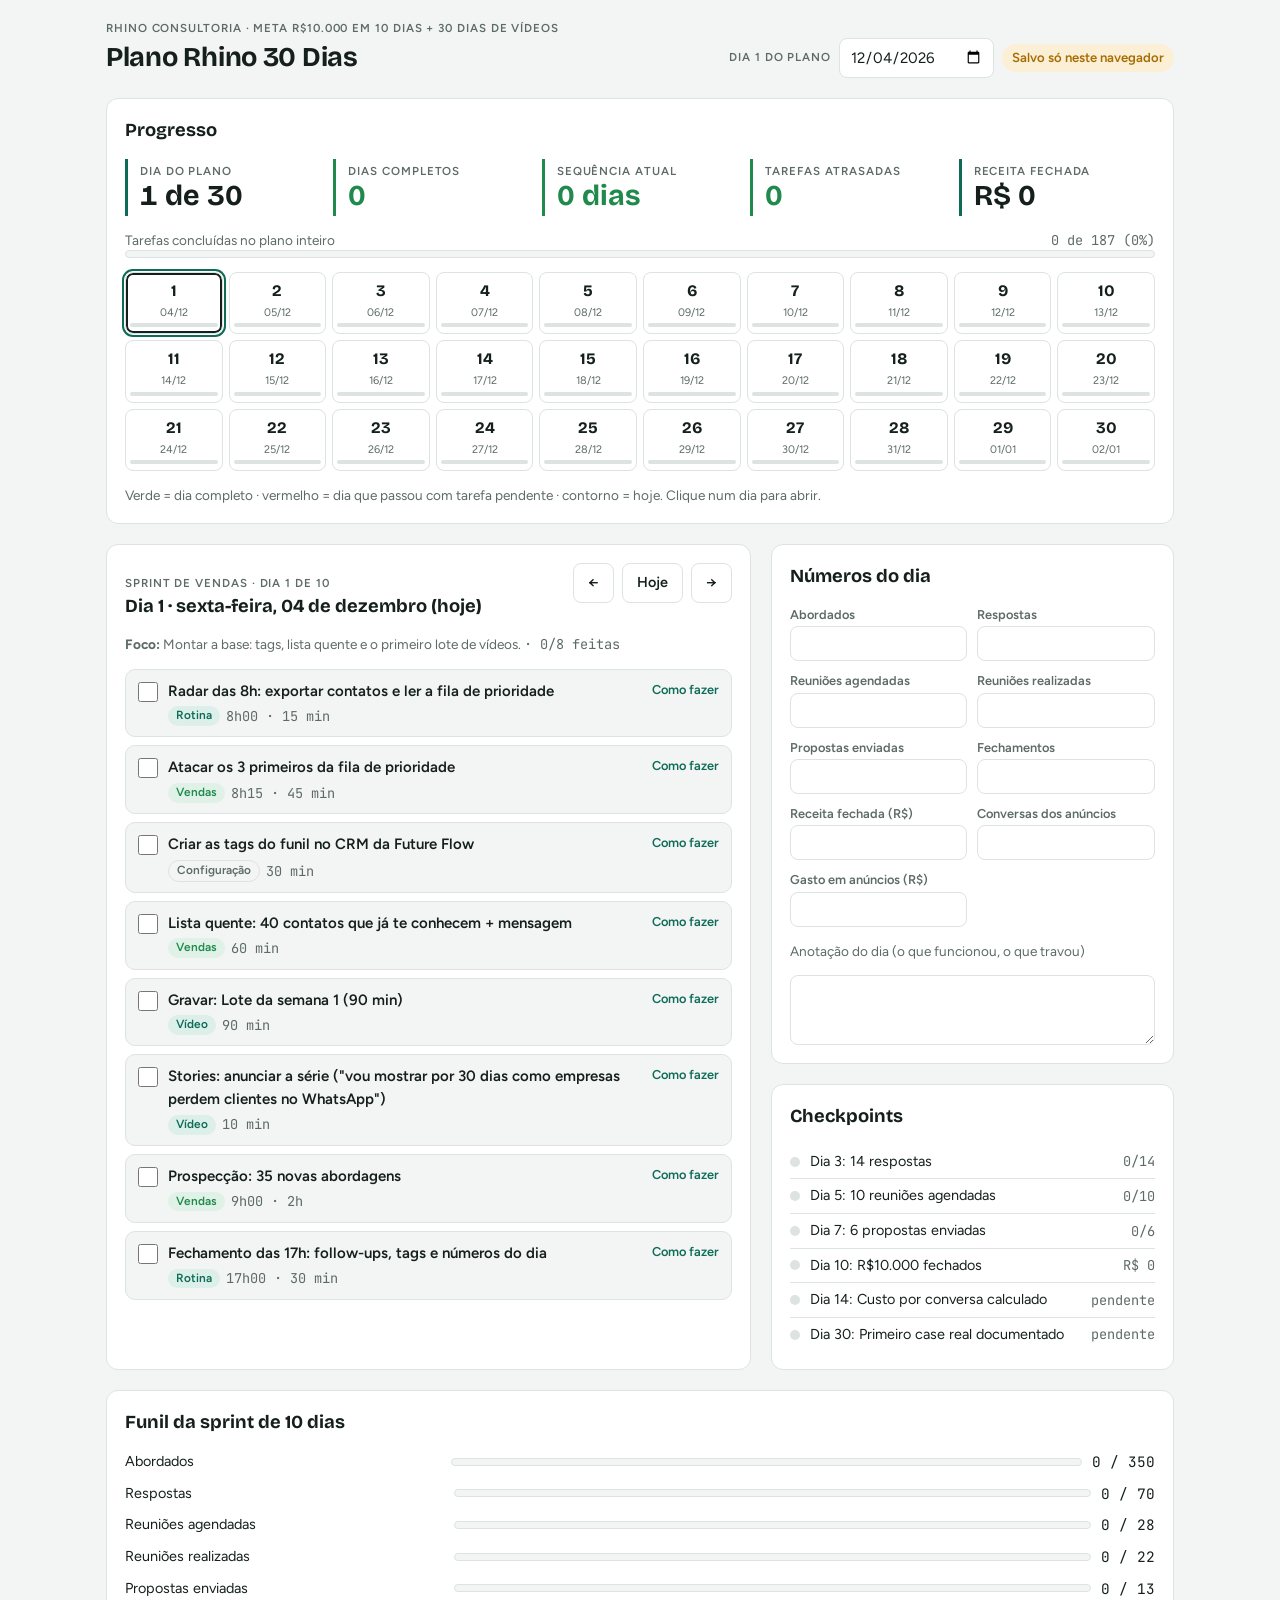
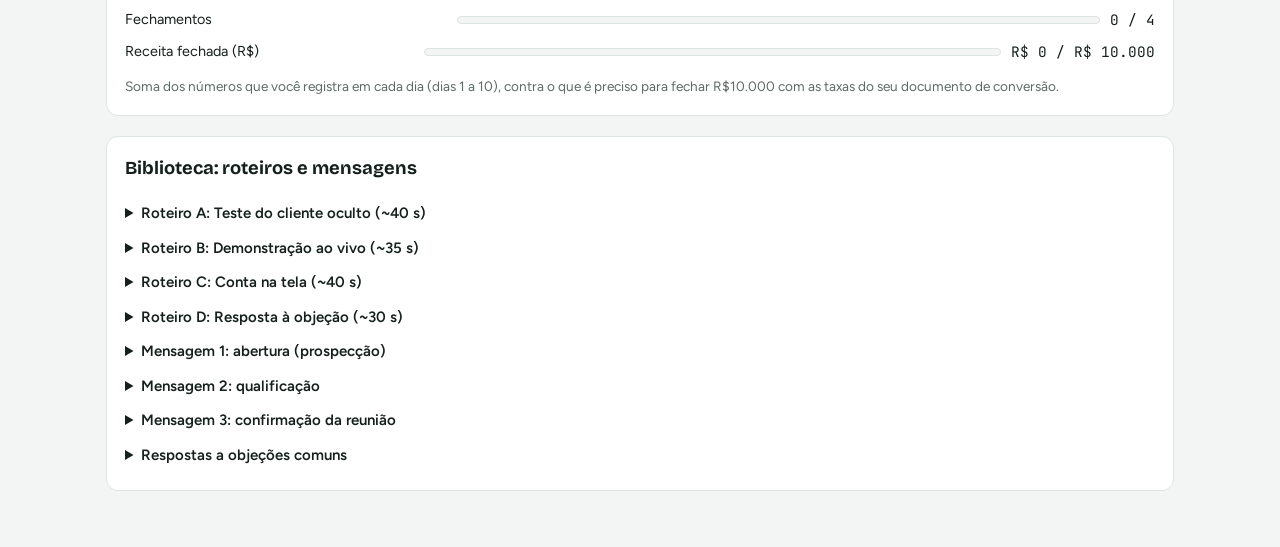
<file: painel-futureflow/plano-30-dias.html>
<!DOCTYPE html>
<html lang="pt-BR">
<head>
<meta charset="UTF-8">
<meta name="viewport" content="width=device-width, initial-scale=1.0, viewport-fit=cover">
<title>Plano Rhino 30 Dias</title>
<link rel="preconnect" href="https://fonts.googleapis.com">
<link rel="preconnect" href="https://fonts.gstatic.com" crossorigin>
<link href="https://fonts.googleapis.com/css2?family=Bricolage+Grotesque:opsz,wght@12..96,600;12..96,700&family=Figtree:wght@400;500;600;700&family=JetBrains+Mono:wght@500&display=swap" rel="stylesheet">
<style>
/* Layout: mesma família visual do Radar — painel de progresso no topo, grade dos 30 dias, depois o dia aberto com tarefas, números e biblioteca */
:root {
  --bg: #f3f5f4; --surface: #ffffff; --line: #dde3e0; --fg: #15201c; --muted: #5d6b66;
  --accent: #0d6b57; --accent-soft: #dcefe9;
  --up: #1f8a4c; --up-soft: #e0f2e7; --down: #c2412d; --down-soft: #fbe4df; --warn: #a86b00; --warn-soft: #fbefd5;
  --f-display: "Bricolage Grotesque", "Segoe UI", system-ui, sans-serif;
  --f-body: "Figtree", "Segoe UI", system-ui, sans-serif;
  --f-data: "JetBrains Mono", ui-monospace, Menlo, monospace;
  color-scheme: light;
}
@media (prefers-color-scheme: dark) { :root:not([data-theme="light"]) {
  --bg: #0f1513; --surface: #17201d; --line: #29352f; --fg: #e6eeea; --muted: #94a59e;
  --accent: #4fc4a5; --accent-soft: #173b32;
  --up: #5bcf8b; --up-soft: #173827; --down: #f07a66; --down-soft: #41201a; --warn: #e8b04a; --warn-soft: #3b2e12;
  color-scheme: dark; } }
:root[data-theme="dark"] {
  --bg: #0f1513; --surface: #17201d; --line: #29352f; --fg: #e6eeea; --muted: #94a59e;
  --accent: #4fc4a5; --accent-soft: #173b32;
  --up: #5bcf8b; --up-soft: #173827; --down: #f07a66; --down-soft: #41201a; --warn: #e8b04a; --warn-soft: #3b2e12;
  color-scheme: dark; }
* { box-sizing: border-box; }
[hidden] { display: none !important; }
body { margin: 0; background: var(--bg); color: var(--fg); font: 15px/1.5 var(--f-body); }
.wrap { max-width: 1100px; margin: 0 auto; padding-inline: 16px; padding-block: 20px 56px; display: grid; gap: 20px; }
h1, h2, h3 { font-family: var(--f-display); text-wrap: balance; margin: 0; }
h1 { font-size: 1.7rem; letter-spacing: -0.01em; }
h2 { font-size: 1.15rem; }
h3 { font-size: 1rem; }
.eyebrow { font-size: .72rem; letter-spacing: .08em; text-transform: uppercase; color: var(--muted); font-weight: 600; }
.num { font-family: var(--f-data); font-variant-numeric: tabular-nums; }
.legend { font-size: .85rem; color: var(--muted); }
header.top { display: flex; flex-wrap: wrap; gap: 12px 20px; align-items: end; justify-content: space-between; }
.controls { display: flex; flex-wrap: wrap; gap: 8px; align-items: center; }
button, input, textarea { font: inherit; color: inherit; }
.btn { border: 1px solid var(--line); background: var(--surface); padding: 8px 14px; border-radius: 8px; cursor: pointer; font-weight: 600; font-size: .9rem; }
.btn:hover { border-color: var(--accent); }
.btn.primary { background: var(--accent); border-color: var(--accent); color: var(--bg); }
:focus-visible { outline: 2px solid var(--accent); outline-offset: 2px; }
input[type=date], input[type=number], textarea { border: 1px solid var(--line); background: var(--surface); border-radius: 8px; padding: 7px 10px; }
.status { font-size: .82rem; padding: 4px 10px; border-radius: 999px; background: var(--accent-soft); color: var(--accent); font-weight: 600; }
.status.local { background: var(--warn-soft); color: var(--warn); }
.panel { background: var(--surface); border: 1px solid var(--line); border-radius: 12px; padding: 18px; display: grid; gap: 14px; align-content: start; min-width: 0; }
.tiles { display: grid; grid-template-columns: repeat(auto-fit, minmax(150px, 1fr)); gap: 12px; }
.tile { border-left: 3px solid var(--line); padding: 4px 0 4px 12px; }
.tile .v { font-family: var(--f-display); font-size: 1.8rem; font-weight: 700; line-height: 1.1; font-variant-numeric: tabular-nums; }
.tile.acc { border-color: var(--accent); } .tile.up { border-color: var(--up); } .tile.up .v { color: var(--up); }
.tile.down { border-color: var(--down); } .tile.down .v { color: var(--down); }
.meter { height: 8px; border-radius: 4px; background: var(--bg); border: 1px solid var(--line); overflow: hidden; }
.meter > i { display: block; height: 100%; background: var(--accent); }
.grid30 { display: grid; grid-template-columns: repeat(10, minmax(0, 1fr)); gap: 6px; }
@media (max-width: 560px) { .grid30 { grid-template-columns: repeat(6, minmax(0, 1fr)); } }
.dcell { all: unset; box-sizing: border-box; cursor: pointer; border-radius: 8px; border: 1px solid var(--line); padding: 6px 4px; display: grid; justify-items: center; gap: 2px; background: var(--surface); min-width: 0; }
.dcell .n { font-family: var(--f-display); font-weight: 700; font-size: 1rem; }
.dcell .d { font-size: .68rem; color: var(--muted); }
.dcell .p { width: 100%; height: 4px; border-radius: 2px; background: var(--line); overflow: hidden; }
.dcell .p i { display: block; height: 100%; background: var(--up); }
.dcell.full { background: var(--up-soft); border-color: var(--up); }
.dcell.missed { background: var(--down-soft); border-color: var(--down); }
.dcell.missed .p i { background: var(--down); }
.dcell.today { outline: 2px solid var(--accent); outline-offset: 1px; }
.dcell.sel { box-shadow: inset 0 0 0 2px var(--fg); }
.dcell:focus-visible { outline: 2px solid var(--accent); }
.two { display: grid; grid-template-columns: 1.6fr 1fr; gap: 20px; }
@media (max-width: 860px) { .two { grid-template-columns: 1fr; } }
.dayhead { display: flex; flex-wrap: wrap; gap: 8px 16px; align-items: baseline; justify-content: space-between; }
.chip { display: inline-block; padding: 1px 8px; border-radius: 999px; font-size: .74rem; font-weight: 600; background: var(--accent-soft); color: var(--accent); white-space: nowrap; }
.chip.vendas { background: var(--up-soft); color: var(--up); }
.chip.ads { background: var(--warn-soft); color: var(--warn); }
.chip.revisao { background: var(--down-soft); color: var(--down); }
.chip.ghost { background: transparent; border: 1px solid var(--line); color: var(--muted); }
.tasks { list-style: none; margin: 0; padding: 0; display: grid; gap: 8px; }
.task { border: 1px solid var(--line); border-radius: 10px; background: var(--bg); }
.task.done { opacity: .62; }
.task.done .tt { text-decoration: line-through; }
.trow { display: grid; grid-template-columns: auto 1fr auto; gap: 10px; align-items: start; padding: 10px 12px; }
.trow input[type=checkbox] { width: 20px; height: 20px; margin: 2px 0 0; accent-color: var(--up); cursor: pointer; }
.tt { font-weight: 600; min-width: 0; overflow-wrap: anywhere; }
.tmeta { display: flex; flex-wrap: wrap; gap: 6px; margin-top: 4px; align-items: center; }
.howbtn { all: unset; cursor: pointer; font-size: .8rem; color: var(--accent); font-weight: 600; white-space: nowrap; }
.how { margin: 0; padding: 0 14px 12px 44px; font-size: .9rem; display: grid; gap: 4px; }
.how li { padding-left: 2px; }
.late { border-color: var(--down); }
.metrics { display: grid; grid-template-columns: repeat(2, minmax(0, 1fr)); gap: 10px; }
.metrics label { display: grid; gap: 2px; font-size: .8rem; font-weight: 600; color: var(--muted); }
.metrics input { width: 100%; }
textarea { width: 100%; min-height: 70px; resize: vertical; }
.frow { display: grid; grid-template-columns: minmax(120px, 1fr) 2fr auto; gap: 10px; align-items: center; font-size: .9rem; }
.ck { display: grid; grid-template-columns: auto 1fr auto; gap: 10px; align-items: center; font-size: .9rem; padding: 6px 0; border-bottom: 1px solid var(--line); }
.ck:last-child { border-bottom: 0; }
.dot { width: 10px; height: 10px; border-radius: 50%; background: var(--line); }
.dot.ok { background: var(--up); } .dot.bad { background: var(--down); }
details.lib summary { cursor: pointer; font-weight: 600; padding: 6px 0; }
.script { background: var(--bg); border: 1px solid var(--line); border-radius: 8px; padding: 12px; font-size: .9rem; display: grid; gap: 6px; margin-bottom: 10px; }
.script ol { margin: 0; padding-left: 20px; display: grid; gap: 4px; }
.copy { justify-self: start; }
.toast { position: fixed; left: 50%; transform: translateX(-50%); bottom: calc(16px + env(safe-area-inset-bottom, 0px)); background: var(--fg); color: var(--bg); padding: 10px 16px; border-radius: 8px; font-weight: 600; font-size: .9rem; z-index: 5; }
@media (prefers-reduced-motion: no-preference) { .meter > i, .dcell .p i { transition: width .3s ease; } }
</style>
</head>
<body>
<div class="wrap">

  <header class="top">
    <div>
      <div class="eyebrow">Rhino Consultoria · meta R$10.000 em 10 dias + 30 dias de vídeos</div>
      <h1>Plano Rhino 30 Dias</h1>
    </div>
    <div class="controls">
      <label class="eyebrow" for="start">Dia 1 do plano</label>
      <input type="date" id="start">
      <span class="status local" id="save-status">Carregando…</span>
    </div>
  </header>

  <section class="panel" aria-labelledby="prog-h">
    <h2 id="prog-h">Progresso</h2>
    <div class="tiles" id="tiles"></div>
    <div>
      <div class="dayhead"><span class="legend">Tarefas concluídas no plano inteiro</span><span class="num legend" id="overall-txt"></span></div>
      <div class="meter"><i id="overall-bar" style="width:0"></i></div>
    </div>
    <div class="grid30" id="grid"></div>
    <div class="legend">Verde = dia completo · vermelho = dia que passou com tarefa pendente · contorno = hoje. Clique num dia para abrir.</div>
  </section>

  <section class="panel late" id="late-panel" hidden aria-labelledby="late-h">
    <h2 id="late-h">Atrasadas (não deixe nenhum dia para trás)</h2>
    <ul class="tasks" id="late"></ul>
  </section>

  <div class="two">
    <section class="panel" aria-labelledby="day-h">
      <div class="dayhead">
        <div>
          <div class="eyebrow" id="day-phase"></div>
          <h2 id="day-h"></h2>
        </div>
        <div class="controls">
          <button class="btn" id="prev" aria-label="Dia anterior">←</button>
          <button class="btn" id="go-today">Hoje</button>
          <button class="btn" id="next" aria-label="Próximo dia">→</button>
        </div>
      </div>
      <p class="legend" id="day-focus" style="margin:0"></p>
      <ul class="tasks" id="tasks"></ul>
    </section>

    <div style="display:grid;gap:20px;align-content:start;min-width:0">
      <section class="panel" aria-labelledby="num-h">
        <h2 id="num-h">Números do dia</h2>
        <div class="metrics" id="metrics"></div>
        <label class="legend" for="note">Anotação do dia (o que funcionou, o que travou)</label>
        <textarea id="note"></textarea>
      </section>
      <section class="panel" aria-labelledby="ck-h">
        <h2 id="ck-h">Checkpoints</h2>
        <div id="checkpoints"></div>
      </section>
    </div>
  </div>

  <section class="panel" aria-labelledby="fun-h">
    <h2 id="fun-h">Funil da sprint de 10 dias</h2>
    <div id="funnel" style="display:grid;gap:10px"></div>
    <div class="legend">Soma dos números que você registra em cada dia (dias 1 a 10), contra o que é preciso para fechar R$10.000 com as taxas do seu documento de conversão.</div>
  </section>

  <section class="panel" aria-labelledby="lib-h">
    <h2 id="lib-h">Biblioteca: roteiros e mensagens</h2>
    <div id="library"></div>
  </section>
</div>

<script>
(() => {
"use strict";
const $ = (id) => document.getElementById(id);
const esc = (s) => String(s ?? "").replace(/[&<>"']/g, (c) => ({ "&": "&amp;", "<": "&lt;", ">": "&gt;", '"': "&quot;", "'": "&#39;" }[c]));
const iso = (d) => `${d.getFullYear()}-${String(d.getMonth() + 1).padStart(2, "0")}-${String(d.getDate()).padStart(2, "0")}`;
const addDays = (s, n) => { const d = new Date(s + "T12:00:00"); d.setDate(d.getDate() + n); return iso(d); };
const between = (a, b) => Math.round((new Date(b + "T12:00:00") - new Date(a + "T12:00:00")) / 864e5);
const brl = (n) => (Number(n) || 0).toLocaleString("pt-BR", { style: "currency", currency: "BRL", maximumFractionDigits: 0 });
const pad = (n) => String(n).padStart(2, "0");

// ================= O PLANO =================
const POSTS = {
  2: "Roteiro A: Teste do cliente oculto", 3: "Roteiro B: Demonstração ao vivo", 4: "Roteiro C: Conta na tela",
  5: "Roteiro D: Resposta à objeção", 6: "3 erros que fazem seu WhatsApp não vender",
  8: "Gancho novo do vídeo vencedor nº 1", 9: "Gancho novo do vídeo vencedor nº 2", 10: "Antes e depois da mensagem",
  11: "Diário da Rhino: semana 1 (números reais do Radar)", 12: "Resposta a uma objeção que você ouviu",
  15: "Gancho novo nº 3", 16: "Gancho novo nº 4", 17: "Cliente oculto no 2º nicho (imobiliárias)",
  18: "Diário da Rhino: semana 2", 19: "Objeção real da semana",
  22: "Gancho novo nº 5", 23: "Gancho novo nº 6", 24: "Diário da Rhino: números do mês",
  25: "Resposta a dúvida de comentário nº 1", 26: "Resposta a dúvida de comentário nº 2",
  29: "Repostar o vídeo campeão do mês (novo gancho de 3 s)", 30: "Diário da Rhino: resultado dos 30 dias",
};
const LOTES = {
  1: ["Lote da semana 1 (90 min)", "Roteiros A, B, C, D e o vídeo \"3 erros\" (5 vídeos)."],
  7: ["Lote da semana 2 (90 min)", "2 ganchos novos dos 2 vídeos que mais seguraram atenção + 1 antes/depois + 1 diário + 1 objeção."],
  14: ["Lote da semana 3 (90 min)", "2 ganchos novos + 1 cliente oculto no 2º nicho + 1 diário + 1 objeção real."],
  21: ["Lote da semana 4 (90 min)", "2 ganchos novos + 1 diário com os números do mês + 2 respostas a dúvidas de comentários."],
  28: ["Lote do mês 2 (90 min)", "Os 5 melhores formatos do mês, com ganchos novos. Use os números do Radar como prova."],
};
const STORIES = { 1: "Stories: anunciar a série (\"vou mostrar por 30 dias como empresas perdem clientes no WhatsApp\")", 7: "Stories: bastidor da gravação + caixinha de perguntas", 13: "Stories: caixinha \"qual sua maior dúvida sobre WhatsApp?\"", 14: "Stories: bastidor + enquete sobre o próximo vídeo", 20: "Stories: caixinha de perguntas", 21: "Stories: bastidor da gravação", 27: "Stories: caixinha de perguntas", 28: "Stories: resumo da semana com números do Radar" };

const HOW = {
  radar: ["Future Flow → Contatos → Exportar.", "Abra o Radar Future Flow → Importar CSV do dia → Salvar dia.", "Leia o resumo: quem avançou, quem regrediu.", "Anote os 3 primeiros da \"Prioridade de hoje\"."],
  prio: ["Comece pelo 1º da fila e faça a \"Próxima ação\" que o Radar escreveu.", "Proposta parada há 3+ dias: mande mensagem cobrando retorno.", "Reunião agendada: confirme com link (Mensagem 3 da biblioteca).", "Atualize a tag no CRM assim que terminar cada um."],
  prosp: ["Monte a lista (LinkedIn, Extrair CNAE em Contatos, indicação). Empresas de 11 a 50 pessoas do nicho principal.", "LinkedIn: envie a Mensagem 1 (abertura) da biblioteca, personalizada com nome e empresa.", "WhatsApp: só para quem autorizou ou já te conhece. Entre 8h e 20h.", "Coloque a tag Abordado em cada um na Future Flow.", "Máximo de 3 contatos por pessoa antes da pausa de 30 dias."],
  post: ["Poste no horário em que seu público mais está online (Instagram → Insights → Público).", "Legenda curta terminando com: \"Manda DIAGNÓSTICO no WhatsApp\".", "Responda todos os comentários na primeira hora.", "Compartilhe nos Stories com uma enquete."],
  fecha: ["Faça os acompanhamentos marcados no Radar (\"Follow-up vence hoje\").", "Atualize as tags de todo mundo que você falou hoje.", "Confira os anúncios: gasto do dia e conversas recebidas (5 min).", "Preencha os \"Números do dia\" ao lado. Nada é enviado depois das 20h."],
  lote: ["Separe 90 min com o celular no tripé e luz de frente (janela).", "Grave cada roteiro 2 vezes. Gancho falado E escrito na tela no 1º segundo.", "Grave as telas (Future Flow, WhatsApp) no computador para os cortes.", "Edite com legenda automática. Sem introdução (\"oi, eu sou...\")."],
};

function buildPlan() {
  const days = [];
  for (let n = 1; n <= 30; n++) {
    const t = [];
    const add = (id, title, cat, time, how) => t.push({ id: `d${pad(n)}-${id}`, title, cat, time, how });
    const sprint = n <= 10;
    add("radar", "Radar das 8h: exportar contatos e ler a fila de prioridade", "rotina", "8h00 · 15 min", HOW.radar);
    add("prio", "Atacar os 3 primeiros da fila de prioridade", "vendas", "8h15 · 45 min", HOW.prio);

    // ---- específicas do dia ----
    if (n === 1) {
      add("tags", "Criar as tags do funil no CRM da Future Flow", "setup", "30 min", ["Contatos → criar tags: Novo lead, Abordado, Respondeu, Reunião agendada, Reunião realizada, Proposta enviada, Piloto, Retainer.", "Crie também: Quente, Morno, Frio, Opt-out, Perdido, Pausa, Origem: Anúncio, Origem: Orgânico.", "Clique no \"+\" para criar cada tag (não aperte Enter).", "Confira no CRM: cada tag vira uma coluna."]);
      add("quente", "Lista quente: 40 contatos que já te conhecem + mensagem", "vendas", "60 min", ["Liste 40 pessoas: ex-clientes, indicações, rede, OdontoCompany, Regata.", "Importe em Contatos com a tag Novo lead + Quente.", "Envie a Mensagem 1 personalizada pelo chip QR, devagar (intervalo de 2 s ou mais).", "Troque a tag para Abordado."]);
    }
    if (n === 2) {
      add("bot", "Criar o chatbot DIAGNÓSTICO na Future Flow", "setup", "40 min", ["Chatbots → Novo fluxo. Gatilho: \"contém\" diagnóstico.", "Mensagem de boas-vindas + as 3 perguntas de qualificação (biblioteca, Mensagem 2).", "Nó Definir Tag: Respondeu + Quente + Origem.", "Termine com o nó Atendimento. Teste de outro celular antes de salvar."]);
      add("api", "Conectar o número da API oficial (para anúncios e contatos frios)", "setup", "30 min", ["Conexões → Adicionar → Conexão automática.", "Escolha a BM e crie a conta com um chip sem WhatsApp instalado.", "Categoria Educação. Teste mandando \"olá\" de outro celular.", "O chip QR fica só para a lista quente."]);
      add("proposta", "Montar a proposta de 1 página do Piloto 30 dias", "setup", "40 min", ["Problema do cliente (o que ele falou na reunião).", "O que você entrega em 30 dias: chatbot, agente IA, tags, relatório semanal.", "Preço do piloto (R$2.000 a R$3.000) e a próxima etapa (retainer R$3.000/mês).", "Sem promessa de resultado: \"vamos medir juntos\"."]);
      add("adsA", "Subir a campanha A (teste de gancho) com R$20/dia", "ads", "30 min", ["Gerenciador de Anúncios → Engajamento → otimizar para ThruPlay.", "Público: sua cidade + 40 km, 28 a 55 anos, sem interesses.", "Criativos: roteiros A, B, C e D.", "Desligue os aprimoramentos automáticos. Não mexa por 72 horas."]);
    }
    if (n === 4) add("fu1", "Follow-up do dia 3 para quem foi abordado no dia 1", "vendas", "20 min", ["No Radar, filtre quem está em Abordado há 3 dias.", "Mande 1 mensagem curta de acompanhamento.", "Quem não responder entra na pausa de 14 dias (o Radar avisa)."]);
    if (n === 5) {
      add("fu2", "Follow-up do dia 3 para quem foi abordado no dia 2", "vendas", "20 min", HOW.fecha.slice(0, 2));
      add("ads72", "Primeira leitura dos anúncios (já passaram 72h)", "ads", "15 min", ["Veja quantas pessoas passaram dos 3 segundos em cada vídeo.", "Anote os 2 melhores. Não pause nada ainda."]);
    }
    if (n >= 6 && n <= 7) add("prop24", "Mandar propostas em até 24h para quem fez reunião", "vendas", "30 min", ["Use a proposta de 1 página.", "Mande em PDF pelo WhatsApp + resumo de 3 linhas na mensagem.", "Tag Proposta enviada."]);
    if (n >= 8 && n <= 10) add("fechar", "Fechamento: cobrar propostas, mandar contrato e Pix", "vendas", "60 min", ["Radar → propostas paradas há 3+ dias: mensagem de retorno.", "Quem disse sim: contrato simples + Pix ou link de pagamento.", "Tag Piloto e marque a data de início.", "Registre o valor em \"Receita fechada\" nos números do dia."]);
    if (n === 8) {
      add("adsB", "Escolher os 2 vídeos vencedores e subir a campanha B (conversas)", "ads", "40 min", ["Vencedores = os que mais seguraram nos 3 primeiros segundos.", "Campanha B: Engajamento → local da conversão WhatsApp, R$14/dia.", "Mensagem pré-preenchida: \"Quero o diagnóstico\". Público: quem assistiu 50%.", "Reduza a campanha A para R$6/dia com ganchos novos."]);
    }
    if ([8, 15, 22, 29].includes(n)) add("review", "Revisão semanal dos 5 números (20 min)", "revisao", "20 min", ["Pessoas que passam dos 3 s (meta ~25%).", "Custo por conversa (calcule e compare com a semana anterior).", "Conversa → reunião (meta 40%) e comparecimento (meta 80%).", "Proposta → piloto (meta 30%). Decida 1 mudança para a semana."]);
    if (n === 11) add("kick", "Kickoff dos pilotos fechados", "vendas", "60 min", ["Reunião de 30 min com cada cliente: objetivo, número, horários, preços.", "Peça acesso à BM e ao número do cliente.", "Combine o relatório semanal (toda sexta)."]);
    if (n === 12 || n === 13) add("impl", "Implementar os pilotos (Future Flow do cliente)", "vendas", "2h", ["Conexão do número + webhook + token permanente.", "Chatbot de boas-vindas + agente IA com o modelo do nicho.", "Tags do funil do cliente + lembretes da Agenda, se for clínica.", "Teste completo de outro celular antes de ativar."]);
    if (n === 11) add("corte", "Regra de corte dos anúncios", "ads", "10 min", ["Criativo da campanha B que gastou R$30 sem conversa: pause.", "Troque por um gancho novo do lote da semana."]);
    if (n === 14) add("cpc", "Calcular o custo por conversa", "ads", "15 min", ["Gasto da campanha B ÷ conversas recebidas.", "Conversas no mês ≈ R$600 ÷ custo por conversa.", "Anote nos números do dia."]);
    if (n === 15) add("troca", "Trocar o pior criativo da campanha B", "ads", "15 min", ["Pause o vídeo com mais gasto por conversa.", "Suba um gancho novo do lote da semana 3."]);
    if (n === 19 || n === 26) add("rel", "Relatório semanal para os clientes do piloto", "vendas", "30 min", ["Conversas recebidas, respondidas, agendamentos (dados reais da Future Flow do cliente).", "1 ajuste feito na semana e 1 próximo passo.", "Mande na sexta, sempre no mesmo horário."]);
    if (n === 21) add("re21a", "Reabordar com novo ângulo quem foi abordado no dia 1 (regra do dia 21)", "vendas", "30 min", ["Radar: quem está em Abordado sem resposta desde o dia 1.", "Mensagem com ângulo novo (ex.: o vídeo da semana que tem a ver com o nicho dele).", "Se for o 3º contato sem resposta, depois disso entra em pausa de 30 dias."]);
    if (n === 22) add("re21b", "Reabordar com novo ângulo quem foi abordado no dia 2", "vendas", "30 min", ["Mesmo processo do dia 21, para a lista do dia 2."]);
    if (n === 24) add("nicho", "Decidir o nicho do mês 2", "revisao", "20 min", ["Compare conversas por real investido: nicho principal x secundário.", "Fique com o que trouxe mais reuniões, não mais visualizações."]);
    if (n === 28) add("retainer", "Propor o retainer mensal aos clientes do piloto", "vendas", "45 min", ["Mostre os números reais do piloto.", "Proposta: gestão mensal R$3.000/mês (monitoramento, otimização, relatório semanal).", "Peça um depoimento curto em vídeo para o case."]);
    if (n === 30) add("case", "Documentar o primeiro case real", "revisao", "45 min", ["Antes x depois com números reais (com autorização do cliente).", "Use também os números da própria Rhino (case zero).", "Esse case entra nos vídeos e propostas do mês 2."]);

    // ---- vídeo do dia ----
    if (LOTES[n]) add("lote", `Gravar: ${LOTES[n][0]}`, "video", "90 min", [LOTES[n][1], ...HOW.lote]);
    if (POSTS[n]) add("post", `Postar: ${POSTS[n]}`, "video", "15 min", HOW.post);
    if (STORIES[n]) add("stories", STORIES[n], "video", "10 min", ["3 a 5 Stories, câmera na mão, sem edição.", "Termine com a caixinha ou enquete para gerar ideias de vídeos de objeção."]);

    add("prosp", `Prospecção: ${sprint ? 35 : 25} novas abordagens`, "vendas", sprint ? "9h00 · 2h" : "9h00 · 1h30", HOW.prosp);
    add("fecha", "Fechamento das 17h: follow-ups, tags e números do dia", "rotina", "17h00 · 30 min", HOW.fecha);

    const phase = n <= 10 ? `Sprint de vendas · dia ${n} de 10` : n <= 13 ? "Entrega dos pilotos" : "Cruzeiro: vídeos + prospecção + pilotos";
    const FOCUS = {
      1: "Montar a base: tags, lista quente e o primeiro lote de vídeos.", 2: "Deixar a máquina pronta: chatbot, número oficial, proposta e anúncio no ar.",
      3: "Volume de abordagens. Checkpoint: 14 respostas acumuladas.", 4: "Reuniões e o primeiro follow-up do dia 3.",
      5: "Checkpoint: 10 reuniões agendadas acumuladas.", 6: "Reuniões e propostas em até 24h.", 7: "Checkpoint: 6 propostas enviadas. Gravar o lote 2.",
      8: "Fechamento + campanha B no ar.", 9: "Fechamento: cobrar propostas paradas.", 10: "Checkpoint final da sprint: R$10.000 fechados.",
    };
    days.push({ n, phase, focus: FOCUS[n] || (LOTES[n] ? "Dia de gravação: o lote de hoje alimenta a semana inteira." : "Manter o ritmo: Radar, prioridade, prospecção, vídeo e fechamento das 17h."), tasks: t });
  }
  return days;
}
const PLAN = buildPlan();
const ALL = PLAN.flatMap((d) => d.tasks.map((t) => ({ ...t, day: d.n })));

const METRICS = [
  ["abordados", "Abordados"], ["respostas", "Respostas"], ["agendadas", "Reuniões agendadas"], ["realizadas", "Reuniões realizadas"],
  ["propostas", "Propostas enviadas"], ["fechamentos", "Fechamentos"], ["receita", "Receita fechada (R$)"], ["conversas", "Conversas dos anúncios"], ["gasto", "Gasto em anúncios (R$)"],
];
const SPRINT = [["abordados", 350], ["respostas", 70], ["agendadas", 28], ["realizadas", 22], ["propostas", 13], ["fechamentos", 4], ["receita", 10000]];
const CHECKS = [
  { day: 3, label: "14 respostas", key: "respostas", min: 14 }, { day: 5, label: "10 reuniões agendadas", key: "agendadas", min: 10 },
  { day: 7, label: "6 propostas enviadas", key: "propostas", min: 6 }, { day: 10, label: "R$10.000 fechados", key: "receita", min: 10000 },
  { day: 14, label: "Custo por conversa calculado", task: "d14-cpc" }, { day: 30, label: "Primeiro case real documentado", task: "d30-case" },
];

// ================= ESTADO / MEMÓRIA =================
// config/plan = { start }; days/dNN = { done: {taskId: ISO}, m: {metric: n}, note }
const LS = "planoRhino30.v1";
let state = { start: iso(new Date()), days: {} };
try { const s = JSON.parse(localStorage.getItem(LS)); if (s && s.start) state = s; } catch (e) {}
let db = null, selected = null;
const pending = new Map();
const setStatus = (txt, local) => { const el = $("save-status"); el.textContent = txt; el.classList.toggle("local", !!local); };
const cacheLocal = () => { try { localStorage.setItem(LS, JSON.stringify(state)); } catch (e) {} };
const dayDoc = (n) => state.days[n] || (state.days[n] = { done: {}, m: {}, note: "" });

function saveDay(n) {
  cacheLocal();
  if (!db) return;
  clearTimeout(pending.get(n));
  setStatus("Salvando…");
  pending.set(n, setTimeout(async () => {
    try { const d = dayDoc(n); await db.doc(`days/d${pad(n)}`).set({ n, done: d.done, m: d.m, note: d.note, updatedAt: new Date().toISOString() }); pending.delete(n); setStatus("Salvo na nuvem"); }
    catch (e) { pending.delete(n); setStatus("Não salvou na nuvem: " + (e?.code || "erro") + ". Ficou neste navegador.", true); }
  }, 600));
}
async function saveStart() {
  cacheLocal();
  if (!db) return;
  try { await db.doc("config/plan").set({ start: state.start }); setStatus("Salvo na nuvem"); } catch (e) { setStatus("Data salva só neste navegador.", true); }
}

// ================= CÁLCULOS =================
const today = () => iso(new Date());
const todayN = () => between(state.start, today()) + 1;
const dateOf = (n) => addDays(state.start, n - 1);
const isDone = (t) => !!state.days[t.day]?.done?.[t.id];
const dayStats = (d) => { const done = d.tasks.filter((t) => isDone({ ...t, day: d.n })).length; return { done, total: d.tasks.length }; };
const sumM = (key, upto = 30, from = 1) => { let s = 0; for (let n = from; n <= upto; n++) s += Number(state.days[n]?.m?.[key]) || 0; return s; };
function streak() {
  let s = 0; const tn = Math.min(todayN(), 30);
  for (let n = tn; n >= 1; n--) { const st = dayStats(PLAN[n - 1]); if (st.done === st.total) s++; else if (n === tn) continue; else break; }
  return s;
}

// ================= RENDER =================
const CAT = { rotina: ["Rotina", ""], vendas: ["Vendas", "vendas"], video: ["Vídeo", ""], ads: ["Anúncios", "ads"], setup: ["Configuração", "ghost"], revisao: ["Revisão", "revisao"] };
const fmtDate = (s, opt) => new Date(s + "T12:00:00").toLocaleDateString("pt-BR", opt);

function taskItem(t, showDay) {
  const done = isDone(t);
  return `<li class="task ${done ? "done" : ""}"><div class="trow">
    <input type="checkbox" id="cb-${t.id}" data-id="${t.id}" data-day="${t.day}" ${done ? "checked" : ""} aria-label="Concluir: ${esc(t.title)}">
    <div><label for="cb-${t.id}" class="tt">${esc(t.title)}</label>
      <div class="tmeta">${showDay ? `<span class="chip revisao">Dia ${t.day}</span>` : ""}<span class="chip ${CAT[t.cat][1]}">${CAT[t.cat][0]}</span><span class="legend num">${esc(t.time)}</span></div></div>
    <button class="howbtn" data-how="${t.id}" aria-expanded="false">Como fazer</button></div>
    <ol class="how" id="how-${t.id}" hidden>${t.how.map((h) => `<li>${esc(h)}</li>`).join("")}</ol></li>`;
}

function render() {
  $("start").value = state.start;
  const tn = todayN();
  if (selected == null) selected = Math.min(Math.max(tn, 1), 30);

  // progresso
  const doneAll = ALL.filter(isDone).length;
  const pct = Math.round((doneAll / ALL.length) * 100);
  $("overall-bar").style.width = pct + "%";
  $("overall-txt").textContent = `${doneAll} de ${ALL.length} (${pct}%)`;
  const fullDays = PLAN.filter((d) => { const s = dayStats(d); return s.done === s.total; }).length;
  const late = ALL.filter((t) => t.day < tn && !isDone(t));
  const receita = sumM("receita");
  $("tiles").innerHTML = [
    ["Dia do plano", tn < 1 ? `começa em ${1 - tn}d` : tn > 30 ? "concluído" : `${tn} de 30`, "acc"],
    ["Dias completos", fullDays, "up"], ["Sequência atual", `${streak()} dia${streak() === 1 ? "" : "s"}`, "up"],
    ["Tarefas atrasadas", late.length, late.length ? "down" : "up"], ["Receita fechada", brl(receita), receita >= 10000 ? "up" : "acc"],
  ].map(([k, v, c]) => `<div class="tile ${c}"><div class="eyebrow">${k}</div><div class="v">${v}</div></div>`).join("");

  $("grid").innerHTML = PLAN.map((d) => {
    const s = dayStats(d); const p = Math.round((s.done / s.total) * 100);
    const cls = [s.done === s.total ? "full" : d.n < tn ? "missed" : "", d.n === tn ? "today" : "", d.n === selected ? "sel" : ""].join(" ");
    return `<button class="dcell ${cls}" data-day="${d.n}" aria-label="Dia ${d.n}, ${s.done} de ${s.total} tarefas"><span class="n">${d.n}</span><span class="d">${fmtDate(dateOf(d.n), { day: "2-digit", month: "2-digit" })}</span><span class="p"><i style="width:${p}%"></i></span></button>`;
  }).join("");

  // atrasadas
  $("late-panel").hidden = !late.length;
  $("late").innerHTML = late.slice(0, 40).map((t) => taskItem(t, true)).join("");

  // dia
  const d = PLAN[selected - 1]; const s = dayStats(d);
  $("day-phase").textContent = d.phase;
  $("day-h").textContent = `Dia ${d.n} · ${fmtDate(dateOf(d.n), { weekday: "long", day: "2-digit", month: "long" })}${d.n === tn ? " (hoje)" : ""}`;
  $("day-focus").innerHTML = `<strong>Foco:</strong> ${esc(d.focus)} <span class="num">· ${s.done}/${s.total} feitas</span>`;
  $("tasks").innerHTML = d.tasks.map((t) => taskItem({ ...t, day: d.n })).join("");
  $("prev").disabled = d.n === 1; $("next").disabled = d.n === 30;

  const dd = state.days[d.n] || { m: {}, note: "" };
  $("metrics").innerHTML = METRICS.map(([k, label]) => `<label for="m-${k}">${label}<input type="number" min="0" inputmode="numeric" id="m-${k}" data-m="${k}" value="${dd.m?.[k] ?? ""}"></label>`).join("");
  if (document.activeElement !== $("note")) $("note").value = dd.note || "";

  // checkpoints
  $("checkpoints").innerHTML = CHECKS.map((c) => {
    const val = c.key ? sumM(c.key, c.day) : null;
    const ok = c.key ? val >= c.min : isDone({ id: c.task, day: c.day });
    const due = tn >= c.day;
    const txt = c.key ? (c.key === "receita" ? brl(val) : `${val}/${c.min}`) : ok ? "feito" : "pendente";
    return `<div class="ck"><span class="dot ${ok ? "ok" : due ? "bad" : ""}"></span><span>Dia ${c.day}: ${esc(c.label)}</span><span class="num legend">${txt}</span></div>`;
  }).join("");

  // funil
  $("funnel").innerHTML = SPRINT.map(([k, goal]) => {
    const v = sumM(k, 10); const p = Math.min(100, (v / goal) * 100); const label = METRICS.find((m) => m[0] === k)[1];
    return `<div class="frow"><span>${label}</span><div class="meter"><i style="width:${p}%;background:var(${v >= goal ? "--up" : "--accent"})"></i></div><span class="num">${k === "receita" ? brl(v) : v} / ${k === "receita" ? brl(goal) : goal}</span></div>`;
  }).join("");
}

// ================= BIBLIOTECA =================
const LIB = [
  ["Roteiro A: Teste do cliente oculto (~40 s)", ["0–3 s: \"Mandei mensagem para 5 [clínicas] às 20h perguntando preço. Olha quantas responderam.\"", "3–15 s: tela com as 5 conversas (nomes borrados) e o cronômetro. \"Uma respondeu no dia seguinte. As outras, até agora nada.\"", "15–30 s: \"Esse cliente não esperou. Ele foi para quem respondeu primeiro. E isso acontece toda noite, todo fim de semana.\"", "30–40 s: \"Dá para responder em segundos, 24 horas, sem contratar ninguém. Manda DIAGNÓSTICO no WhatsApp que eu mostro como ficaria na sua [clínica].\""]],
  ["Roteiro B: Demonstração ao vivo (~35 s)", ["0–3 s: \"Olha o que acontece quando um [paciente] manda mensagem às 23h.\"", "3–20 s: gravação de tela, o agente responde, pergunta e oferece horário. Na tela: \"simulação com clínica fictícia\".", "20–28 s: CRM com a tag Quente. \"Sua recepcionista chega de manhã e o horário já está marcado.\"", "28–35 s: \"Quer ver isso com as perguntas que os seus [pacientes] fazem? Manda DIAGNÓSTICO.\""]],
  ["Roteiro C: Conta na tela (~40 s)", ["0–3 s: \"Faz essa conta comigo e descobre quanto seu WhatsApp perde por mês.\"", "3–25 s: \"Quantas mensagens novas por mês? Digamos 100. Quantas ficam sem resposta rápida? Digamos 20. Quanto vale um cliente? Digamos R$500. 20 × R$500 = R$10.000 na mesa.\"", "25–33 s: \"Mesmo que só 1 em cada 4 virasse cliente, são R$2.500 por mês.\"", "33–40 s: \"Manda DIAGNÓSTICO que eu faço essa conta com os números reais da sua empresa.\""]],
  ["Roteiro D: Resposta à objeção (~30 s)", ["0–3 s: \"'Automatizar WhatsApp dá bloqueio?' Depende de 3 coisas.\"", "3–22 s: \"Primeiro: só manda para quem pediu. Segundo: no máximo 1 ou 2 mensagens por semana, entre 8h e 20h. Terceiro: quem diz PARAR sai da lista na hora.\"", "22–30 s: \"Quer saber se o seu jeito de usar o WhatsApp está seguro? Manda DIAGNÓSTICO.\""]],
  ["Mensagem 1: abertura (prospecção)", ["Olá, [Nome]. Aqui é [Seu Nome] da Rhino. Vi que você trabalha com [setor] na [Empresa].", "Faz sentido conversar sobre como aumentar conversão via WhatsApp?", "Tenho 20 minutos livres [dia/hora]. Posso agendar?"]],
  ["Mensagem 2: qualificação", ["Ótimo! Antes de agendar, deixa eu entender melhor:", "1. Qual é seu maior desafio em conversão agora?", "2. Qual é seu orçamento mensal em marketing?", "3. Qual é o melhor horário para você?"]],
  ["Mensagem 3: confirmação da reunião", ["Perfeito! Sua reunião está marcada para [data] às [hora].", "Link: [meet]", "Precisa remarcar? Responda aqui."]],
  ["Respostas a objeções comuns", ["\"Não tenho orçamento\": Entendo. Quando você tiver orçamento, posso ajudar. Deixo meu contato aqui.", "\"Já tenho agência\": Ótimo! Posso mostrar como otimizar o que vocês já fazem. Vale uma conversa rápida?", "\"Não tenho interesse\": Sem problema! Se mudar de ideia, é só chamar. Boa sorte!", "\"SAIR\" ou \"PARAR\": Entendido. Removendo você da lista. (Pare na hora, tag Opt-out.)"]],
];
$("library").innerHTML = LIB.map(([title, lines], i) => `<details class="lib"><summary>${esc(title)}</summary><div class="script"><ol>${lines.map((l) => `<li>${esc(l)}</li>`).join("")}</ol><button class="btn copy" data-copy="${i}">Copiar texto</button></div></details>`).join("");

// ================= EVENTOS =================
function toast(msg) { const t = document.createElement("div"); t.className = "toast"; t.setAttribute("role", "status"); t.textContent = msg; document.body.appendChild(t); setTimeout(() => t.remove(), 2400); }
document.addEventListener("change", (e) => {
  const cb = e.target.closest("input[type=checkbox][data-id]");
  if (cb) {
    const n = Number(cb.dataset.day); const d = dayDoc(n);
    if (cb.checked) d.done[cb.dataset.id] = new Date().toISOString(); else delete d.done[cb.dataset.id];
    saveDay(n); render();
    const s = dayStats(PLAN[n - 1]); if (cb.checked && s.done === s.total) toast(`Dia ${n} completo!`);
    return;
  }
  const mi = e.target.closest("input[data-m]");
  if (mi) { const d = dayDoc(selected); if (mi.value === "") delete d.m[mi.dataset.m]; else d.m[mi.dataset.m] = Math.max(0, Number(mi.value)); saveDay(selected); render(); }
});
$("note").addEventListener("input", (e) => { dayDoc(selected).note = e.target.value; saveDay(selected); });
document.addEventListener("click", async (e) => {
  const cell = e.target.closest(".dcell"); if (cell) { selected = Number(cell.dataset.day); render(); return; }
  const hb = e.target.closest("[data-how]");
  if (hb) { const box = document.getElementById("how-" + hb.dataset.how); const open = box.hidden; document.querySelectorAll(`[id="how-${hb.dataset.how}"]`).forEach((b) => (b.hidden = !open)); hb.setAttribute("aria-expanded", String(open)); hb.textContent = open ? "Fechar" : "Como fazer"; return; }
  const cp = e.target.closest("[data-copy]");
  if (cp) { const txt = LIB[Number(cp.dataset.copy)][1].join("\n"); try { await navigator.clipboard.writeText(txt); toast("Copiado"); } catch (err) { toast("Selecione o texto e copie manualmente"); } }
});
$("prev").addEventListener("click", () => { selected = Math.max(1, selected - 1); render(); });
$("next").addEventListener("click", () => { selected = Math.min(30, selected + 1); render(); });
$("go-today").addEventListener("click", () => { selected = Math.min(Math.max(todayN(), 1), 30); render(); });
$("start").addEventListener("change", (e) => { if (!e.target.value) return; state.start = e.target.value; selected = null; saveStart(); render(); });

render();
setStatus("Salvo só neste navegador", true);

// ================= MEMÓRIA NA NUVEM (db do artifact) =================
(async () => {
  if (!window.claude?.use) return;
  const d = await window.claude.use("db").catch(() => null);
  if (!d) return;
  db = d;
  setStatus("Conectando…");
  try {
    const cfg = await db.doc("config/plan").get();
    if (cfg.exists && cfg.data()?.start) state.start = cfg.data().start; else await db.doc("config/plan").set({ start: state.start });
  } catch (e) { setStatus("Sem acesso à nuvem: progresso fica neste navegador.", true); db = null; return; }
  db.collection("days").onSnapshot((snap) => {
    let localNewer = false;
    snap.docs.forEach((doc) => {
      const v = doc.data(); if (!v || !v.n) return;
      if (pending.has(v.n)) { localNewer = true; return; }
      state.days[v.n] = { done: v.done || {}, m: v.m || {}, note: v.note || "" };
    });
    cacheLocal(); if (!localNewer) setStatus("Salvo na nuvem"); render();
  }, () => setStatus("Conexão com a nuvem caiu: salvando neste navegador.", true));
  db.doc("config/plan").onSnapshot((s) => { const v = s.data(); if (v?.start && v.start !== state.start) { state.start = v.start; selected = null; cacheLocal(); render(); } });
})();
})();
</script>
</body>
</html>
</file>
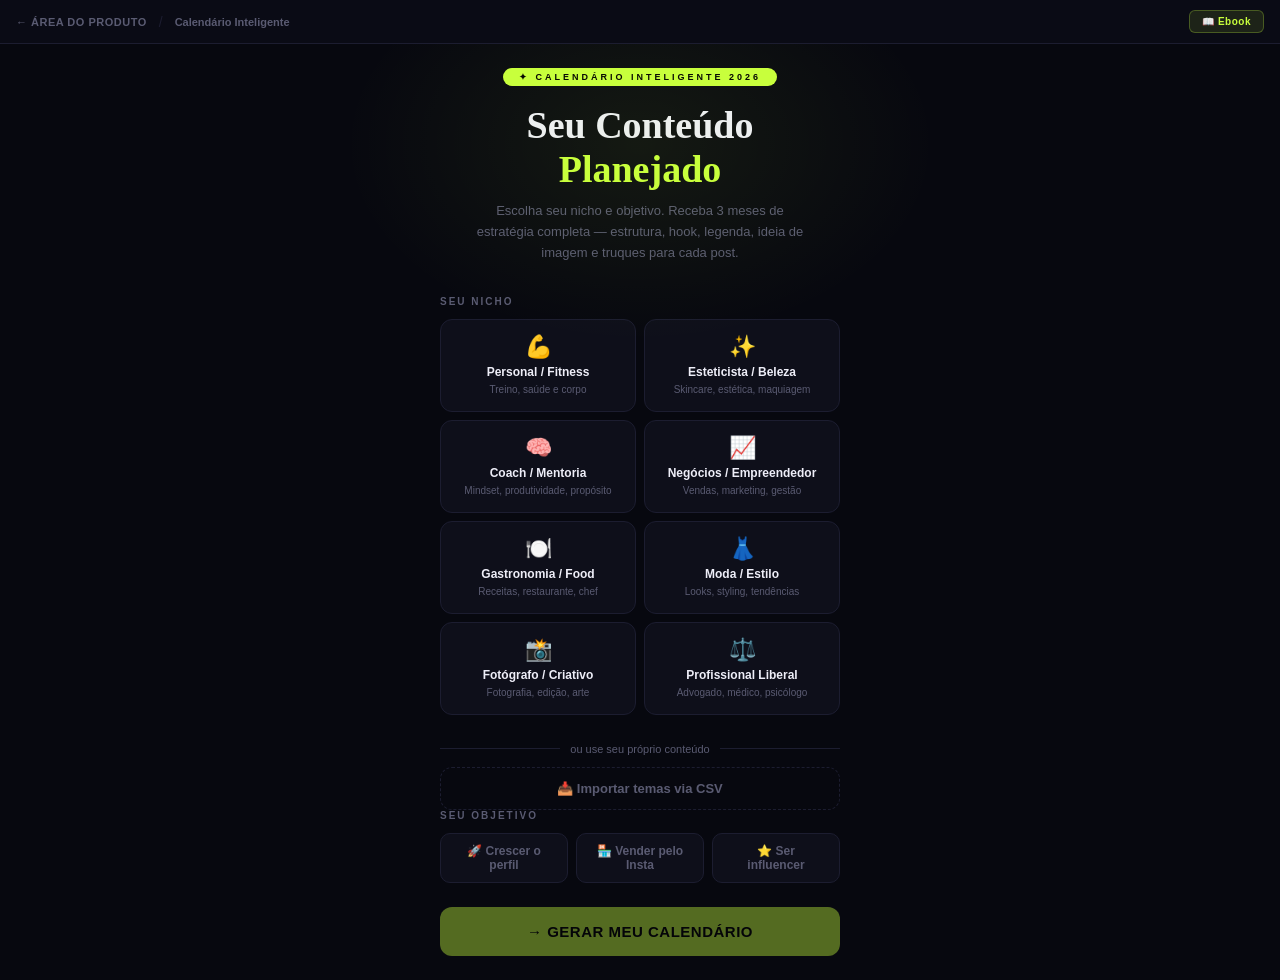
<file: produto/calendario.html>
<!DOCTYPE html>
<html lang="pt-BR">
<head>
<meta charset="UTF-8">
<meta name="viewport" content="width=device-width, initial-scale=1.0, viewport-fit=cover">
<title>Calendário Inteligente de Conteúdo — Instagram 2026</title>
<meta name="theme-color" content="#07080F">
<meta name="apple-mobile-web-app-capable" content="yes">
<meta name="apple-mobile-web-app-status-bar-style" content="black-translucent">
<meta name="apple-mobile-web-app-title" content="Calendário Insta">
<link id="pwa-manifest" rel="manifest">
<style>
/* ── HUB NAV BAR ── */
.hub-nav{background:#0A0B15;border-bottom:1px solid #1C1D30;padding:10px 16px;display:flex;align-items:center;gap:12px;position:sticky;top:0;z-index:60}
.hub-nav-back{display:flex;align-items:center;gap:6px;color:#5A5B72;font-size:11px;font-weight:700;text-decoration:none;letter-spacing:.5px;text-transform:uppercase;transition:color .2s}
.hub-nav-back:hover{color:#C8FF3C}
.hub-nav-sep{color:#1C1D30;font-size:14px}
.hub-nav-current{font-size:11px;color:#5A5B72;font-weight:600}
.hub-nav-ebook{margin-left:auto;background:rgba(200,255,60,.1);border:1px solid rgba(200,255,60,.25);color:#C8FF3C;font-size:10px;font-weight:700;padding:5px 12px;border-radius:6px;text-decoration:none;letter-spacing:.5px;transition:all .2s}
.hub-nav-ebook:hover{background:rgba(200,255,60,.2)}
</style>
<style>
*,*::before,*::after{box-sizing:border-box;margin:0;padding:0}
:root{
  --bg:#07080F;--surface:#0E0F1A;--surface2:#141526;--border:#1C1D30;
  --accent:#C8FF3C;--accent2:#FF4D6D;--accent3:#3DDFFF;--accent4:#FF9F3C;
  --text:#EEEEF8;--muted:#5A5B72;--success:#3DFFAA;
  --font-head:'Georgia','Times New Roman',serif;
  --font-body:'Trebuchet MS','Lucida Grande',sans-serif;
}
body{background:var(--bg);color:var(--text);font-family:var(--font-body);min-height:100vh;overflow-x:hidden}

/* ── ONBOARDING ── */
#screen-onboarding{
  min-height:100vh;display:flex;flex-direction:column;align-items:center;justify-content:center;
  padding:24px 20px;text-align:center;position:relative;overflow:hidden;
}
#screen-onboarding::before{
  content:'';position:absolute;top:-100px;left:50%;transform:translateX(-50%);
  width:600px;height:400px;background:radial-gradient(ellipse,rgba(200,255,60,.07) 0%,transparent 70%);
  pointer-events:none;
}
.ob-badge{
  display:inline-block;background:var(--accent);color:#000;font-size:9px;font-weight:700;
  letter-spacing:3px;text-transform:uppercase;padding:4px 16px;border-radius:20px;margin-bottom:18px;
}
.ob-title{font-family:var(--font-head);font-size:clamp(26px,6vw,38px);font-weight:700;line-height:1.15;margin-bottom:10px;}
.ob-title span{color:var(--accent)}
.ob-sub{font-size:13px;color:var(--muted);margin-bottom:32px;max-width:340px;line-height:1.6}
.ob-label{font-size:10px;font-weight:700;letter-spacing:2px;text-transform:uppercase;color:var(--muted);margin-bottom:12px;text-align:left}
.niche-grid{display:grid;grid-template-columns:repeat(2,1fr);gap:8px;width:100%;max-width:400px;margin-bottom:24px}
.niche-btn{
  background:var(--surface);border:1.5px solid var(--border);border-radius:12px;
  padding:14px 12px;cursor:pointer;transition:all .2s;text-align:center;color:var(--muted);
  font-family:var(--font-body);
}
.niche-btn .nb-icon{font-size:22px;display:block;margin-bottom:5px}
.niche-btn .nb-name{font-size:12px;font-weight:700;color:var(--text);display:block}
.niche-btn .nb-sub{font-size:10px;color:var(--muted);margin-top:2px;line-height:1.3}
.niche-btn.sel{border-color:var(--accent);background:rgba(200,255,60,.07);color:var(--accent)}
.niche-btn.sel .nb-name{color:var(--accent)}
.goal-grid{display:flex;gap:8px;width:100%;max-width:400px;margin-bottom:24px;flex-wrap:wrap;justify-content:center}
.goal-btn{
  background:var(--surface);border:1.5px solid var(--border);border-radius:10px;
  padding:10px 16px;cursor:pointer;transition:all .2s;color:var(--muted);
  font-family:var(--font-body);font-size:12px;font-weight:700;flex:1;min-width:100px;text-align:center;
}
.goal-btn.sel{border-color:var(--accent2);background:rgba(255,77,109,.08);color:var(--accent2)}
.btn-start{
  width:100%;max-width:400px;background:var(--accent);color:#000;border:none;
  border-radius:12px;padding:16px;font-family:var(--font-body);font-size:15px;font-weight:700;
  cursor:pointer;transition:all .2s;letter-spacing:.5px;
}
.btn-start:hover{background:#d9ff55;transform:translateY(-1px);box-shadow:0 6px 24px rgba(200,255,60,.3)}
.btn-start:disabled{opacity:.4;cursor:not-allowed;transform:none;box-shadow:none}

/* ── MAIN APP ── */
#screen-app{display:none;min-height:100vh}
.app-header{
  background:var(--surface);border-bottom:1px solid var(--border);
  padding:16px 18px;position:sticky;top:0;z-index:50;
}
.app-header-top{display:flex;align-items:center;justify-content:space-between;margin-bottom:12px}
.app-niche-info{display:flex;align-items:center;gap:10px}
.app-niche-icon{font-size:22px}
.app-niche-name{font-size:13px;font-weight:700;color:var(--text)}
.app-niche-goal{font-size:10px;color:var(--muted)}
.btn-reset{background:none;border:1px solid var(--border);border-radius:8px;padding:6px 12px;
  color:var(--muted);font-size:11px;cursor:pointer;font-family:var(--font-body);transition:all .2s}
.btn-reset:hover{border-color:var(--accent2);color:var(--accent2)}
.month-tabs{display:flex;gap:0;border:1px solid var(--border);border-radius:10px;overflow:hidden}
.month-tab{
  flex:1;padding:8px 4px;background:none;border:none;color:var(--muted);
  font-family:var(--font-body);font-size:12px;font-weight:700;cursor:pointer;
  transition:all .2s;position:relative;text-align:center;
}
.month-tab.active{background:var(--accent);color:#000}
.month-tab.locked{opacity:.4;cursor:not-allowed}
.lock-icon{font-size:10px;display:block}
.progress-bar-wrap{margin-top:10px}
.progress-bar-label{display:flex;justify-content:space-between;font-size:10px;color:var(--muted);margin-bottom:4px}
.progress-bar-label span:last-child{color:var(--accent);font-weight:700}
.progress-bar{height:4px;background:var(--border);border-radius:2px;overflow:hidden}
.progress-bar-fill{height:100%;background:var(--accent);border-radius:2px;transition:width .5s ease}

/* ── CALENDAR ── */
.calendar-wrap{padding:16px 14px 80px}
.cal-legend{display:flex;gap:8px;flex-wrap:wrap;margin-bottom:14px}
.leg-chip{
  display:flex;align-items:center;gap:4px;font-size:10px;font-weight:700;
  padding:3px 10px;border-radius:20px;
}
.cal-grid-header{display:grid;grid-template-columns:repeat(7,1fr);gap:3px;margin-bottom:4px}
.cal-day-header{text-align:center;font-size:9px;font-weight:700;color:var(--muted);
  text-transform:uppercase;letter-spacing:.5px;padding:4px 0}
.cal-grid{display:grid;grid-template-columns:repeat(7,1fr);gap:3px}
.cal-cell{
  background:var(--surface);border:1px solid var(--border);border-radius:8px;
  min-height:64px;padding:4px;cursor:pointer;transition:all .2s;position:relative;
  display:flex;flex-direction:column;
}
.cal-cell:hover{border-color:rgba(200,255,60,.4);background:rgba(200,255,60,.03)}
.cal-cell.rest{background:transparent;border-color:transparent;cursor:default;opacity:.3}
.cal-cell.rest:hover{border-color:transparent;background:transparent}
.cal-cell.done{border-color:rgba(61,255,170,.35);background:rgba(61,255,170,.04)}
.cal-cell.done::after{
  content:'✓';position:absolute;top:4px;right:4px;font-size:9px;
  font-weight:700;color:var(--success);
}
.cal-cell.locked-cell{opacity:.4;cursor:not-allowed;filter:grayscale(.6)}
.cal-cell.locked-cell:hover{border-color:var(--border);background:var(--surface)}
.cell-day{font-size:9px;font-weight:700;color:var(--muted);margin-bottom:3px}
.cell-chip{
  font-size:8px;font-weight:700;text-transform:uppercase;letter-spacing:.5px;
  padding:2px 5px;border-radius:4px;display:inline-block;margin-bottom:3px;
}
.chip-reels{background:rgba(255,77,109,.18);color:var(--accent2)}
.chip-carrossel{background:rgba(61,223,255,.18);color:var(--accent3)}
.chip-stories{background:rgba(200,255,60,.18);color:var(--accent)}
.chip-feed{background:rgba(61,255,170,.18);color:var(--success)}
.chip-live{background:rgba(255,159,60,.18);color:var(--accent4)}
.cell-tema{font-size:9px;color:var(--text);line-height:1.3;flex:1;overflow:hidden}
.unlock-banner{
  background:linear-gradient(135deg,rgba(200,255,60,.08),rgba(61,223,255,.05));
  border:1px solid rgba(200,255,60,.2);border-radius:12px;padding:16px;
  text-align:center;margin-bottom:16px;
}
.unlock-banner .ub-icon{font-size:28px;display:block;margin-bottom:6px}
.unlock-banner .ub-title{font-size:14px;font-weight:700;color:var(--accent);margin-bottom:4px}
.unlock-banner .ub-desc{font-size:11px;color:var(--muted);line-height:1.5}
.unlock-banner .ub-bar{
  height:8px;background:var(--border);border-radius:4px;margin:10px 0 6px;overflow:hidden;
}
.unlock-banner .ub-bar-fill{height:100%;background:var(--accent);border-radius:4px;transition:width .5s}
.unlock-banner .ub-pct{font-size:12px;font-weight:700;color:var(--accent)}

/* ── POST MODAL ── */
.modal-overlay{
  position:fixed;inset:0;background:rgba(0,0,0,.88);
  display:none;align-items:flex-end;justify-content:center;z-index:200;
}
.modal-overlay.open{display:flex;animation:fadeIn .2s ease}
.modal{
  background:var(--surface);border:1px solid var(--border);border-radius:20px 20px 0 0;
  padding:22px 18px 36px;width:100%;max-width:600px;max-height:90vh;overflow-y:auto;
}
.modal-drag{width:36px;height:4px;background:var(--border);border-radius:2px;margin:0 auto 16px}
.modal-header{margin-bottom:16px}
.modal-day{font-size:10px;font-weight:700;letter-spacing:2px;text-transform:uppercase;color:var(--muted);margin-bottom:4px}
.modal-title{font-family:var(--font-head);font-size:20px;font-weight:700;line-height:1.2;margin-bottom:8px}
.modal-chips{display:flex;gap:6px;flex-wrap:wrap;margin-bottom:14px}
.modal-chip{
  font-size:10px;font-weight:700;letter-spacing:.5px;text-transform:uppercase;
  padding:4px 10px;border-radius:20px;
}
.modal-section{margin-bottom:16px}
.modal-section-title{
  font-size:9px;font-weight:700;letter-spacing:2.5px;text-transform:uppercase;
  color:var(--accent);margin-bottom:8px;padding-bottom:6px;border-bottom:1px solid var(--border);
}
.modal-section p,.modal-section li{font-size:12.5px;line-height:1.7;color:rgba(238,238,248,.82)}
.modal-section ul{padding-left:16px}
.hook-box{
  background:var(--surface2);border-left:3px solid var(--accent);border-radius:0 8px 8px 0;
  padding:10px 12px;font-size:13px;font-weight:700;color:var(--text);cursor:pointer;
  transition:all .2s;position:relative;padding-right:36px;line-height:1.5;
}
.hook-box:hover{background:rgba(200,255,60,.06)}
.hook-box::after{content:'📋';position:absolute;right:10px;top:50%;transform:translateY(-50%);font-size:13px;opacity:.5}
.hook-type{font-size:9px;font-weight:700;letter-spacing:1px;text-transform:uppercase;color:var(--accent);opacity:.7;margin-bottom:4px}
.caption-block{background:var(--surface2);border-radius:8px;padding:12px;margin-bottom:8px}
.caption-block-label{font-size:9px;font-weight:700;letter-spacing:1.5px;text-transform:uppercase;color:var(--muted);margin-bottom:4px}
.caption-block p{font-size:12px;color:rgba(238,238,248,.82);margin:0}
.image-idea-box{
  background:var(--surface2);border:1px dashed var(--border);border-radius:8px;
  padding:12px;display:flex;align-items:flex-start;gap:10px;
}
.image-idea-icon{font-size:22px;flex-shrink:0}
.image-idea-text{font-size:12px;color:rgba(238,238,248,.82);line-height:1.6}
.trick-item{
  display:flex;gap:8px;align-items:flex-start;padding:8px 0;
  border-bottom:1px solid var(--border);font-size:12px;color:rgba(238,238,248,.82);line-height:1.5;
}
.trick-item:last-child{border-bottom:none}
.trick-dot{width:6px;height:6px;background:var(--accent);border-radius:50%;flex-shrink:0;margin-top:5px}
.btn-done{
  width:100%;background:var(--success);color:#000;border:none;border-radius:12px;
  padding:14px;font-family:var(--font-body);font-size:14px;font-weight:700;cursor:pointer;
  margin-top:16px;transition:all .2s;
}
.btn-done:hover{background:#5affbb}
.btn-done.undone{background:var(--surface2);color:var(--muted);border:1.5px solid var(--border)}
.btn-done.undone:hover{border-color:var(--accent2);color:var(--accent2)}
.btn-close-modal{
  width:100%;background:none;border:1px solid var(--border);border-radius:10px;
  padding:12px;color:var(--muted);font-family:var(--font-body);font-size:13px;font-weight:600;
  cursor:pointer;margin-top:8px;transition:all .2s;
}
.btn-close-modal:hover{border-color:var(--border);color:var(--text)}

/* ── TOAST ── */
.toast{
  position:fixed;bottom:24px;left:50%;transform:translateX(-50%) translateY(16px);
  background:var(--success);color:#000;padding:9px 18px;border-radius:20px;
  font-size:13px;font-weight:700;opacity:0;transition:all .3s;pointer-events:none;z-index:300;white-space:nowrap;
}
.toast.show{opacity:1;transform:translateX(-50%) translateY(0)}

@keyframes fadeIn{from{opacity:0}to{opacity:1}}
@media(max-width:400px){
  .niche-grid{grid-template-columns:repeat(2,1fr)}
  .cal-cell{min-height:54px}
}

/* ── CSV IMPORT ── */
.csv-divider{width:100%;max-width:400px;display:flex;align-items:center;gap:10px;margin:4px 0 12px;color:var(--muted);font-size:11px}
.csv-divider::before,.csv-divider::after{content:'';flex:1;height:1px;background:var(--border)}
.btn-csv-import{width:100%;max-width:400px;background:transparent;border:1.5px dashed var(--border);color:var(--muted);font-size:13px;font-weight:600;padding:13px;border-radius:12px;cursor:pointer;transition:all .2s;display:flex;align-items:center;justify-content:center;gap:8px}
.btn-csv-import:hover{border-color:var(--accent3);color:var(--accent3);background:rgba(61,223,255,.04)}
.csv-modal-bg{display:none;position:fixed;inset:0;background:rgba(0,0,0,.7);z-index:500;align-items:center;justify-content:center;padding:16px}
.csv-modal-bg.open{display:flex}
.csv-modal{background:var(--surface);border:1px solid var(--border);border-radius:20px;width:100%;max-width:480px;overflow:hidden}
.csv-modal-hdr{padding:20px 24px 16px;border-bottom:1px solid var(--border);display:flex;align-items:center;justify-content:space-between}
.csv-modal-hdr h3{font-size:16px;font-weight:800}
.csv-modal-close{background:none;border:none;color:var(--muted);font-size:22px;cursor:pointer;line-height:1;padding:0 4px}
.csv-modal-body{padding:20px 24px}
.csv-format-hint{background:var(--bg);border:1px solid var(--border);border-radius:10px;padding:12px 14px;margin-bottom:16px;font-size:11.5px;color:var(--muted);line-height:1.8}
.csv-format-hint code{color:var(--accent3);background:rgba(61,223,255,.08);padding:1px 5px;border-radius:3px;font-family:monospace}
.csv-tabs{display:flex;gap:4px;margin-bottom:14px}
.csv-tab{flex:1;padding:8px;font-size:12px;font-weight:700;border:1.5px solid var(--border);border-radius:8px;background:transparent;color:var(--muted);cursor:pointer;transition:all .2s}
.csv-tab.active{border-color:var(--accent3);color:var(--accent3);background:rgba(61,223,255,.06)}
.csv-file-zone{border:2px dashed var(--border);border-radius:12px;padding:28px 16px;text-align:center;cursor:pointer;transition:all .2s;position:relative}
.csv-file-zone:hover,.csv-file-zone.drag{border-color:var(--accent3);background:rgba(61,223,255,.04)}
.csv-file-zone input{position:absolute;inset:0;opacity:0;cursor:pointer}
.csv-file-icon{font-size:28px;margin-bottom:8px}
.csv-file-text{font-size:13px;color:var(--muted)}
.csv-file-name{font-size:12px;color:var(--accent3);font-weight:700;margin-top:6px;min-height:18px}
.csv-textarea{width:100%;background:var(--bg);border:1.5px solid var(--border);border-radius:10px;padding:12px;color:var(--text);font-size:12px;font-family:monospace;resize:vertical;min-height:120px;outline:none;transition:border-color .2s;line-height:1.6}
.csv-textarea:focus{border-color:var(--accent3)}
.csv-preview{background:var(--bg);border:1px solid var(--border);border-radius:10px;padding:10px 14px;margin-top:12px;font-size:11px;color:var(--muted);display:none}
.csv-preview.show{display:block}
.csv-preview strong{color:var(--accent);font-size:12px}
.csv-modal-ftr{padding:14px 24px 20px;display:flex;gap:10px}
.btn-csv-cancel{flex:1;padding:12px;background:transparent;border:1.5px solid var(--border);color:var(--muted);font-weight:700;font-size:13px;border-radius:10px;cursor:pointer}
.btn-csv-apply{flex:2;padding:12px;background:var(--accent3);color:#000;font-weight:900;font-size:13px;border-radius:10px;cursor:pointer;border:none}
.btn-csv-apply:disabled{opacity:.4;cursor:not-allowed}
.niche-btn.custom-niche{border-color:rgba(61,223,255,.4);background:rgba(61,223,255,.04)}
.niche-btn.custom-niche .nb-name,.niche-btn.custom-niche.sel .nb-name{color:var(--accent3)}

/* ── INSTALL BUTTON ── */
.btn-install{
  background:rgba(200,255,60,.1);border:1px solid rgba(200,255,60,.3);
  border-radius:8px;padding:6px 12px;color:var(--accent);font-size:11px;
  font-weight:700;cursor:pointer;font-family:var(--font-body);transition:all .2s;
  display:none;
}
.btn-install:hover{background:rgba(200,255,60,.2)}
.btn-install.visible{display:inline-block}

/* ── PWA INSTALL BANNER ── */
.pwa-banner{
  position:fixed;bottom:80px;left:16px;right:16px;
  background:var(--surface);border:1px solid var(--border);border-radius:14px;
  padding:14px 16px;z-index:400;animation:slideUp .3s ease;
  box-shadow:0 8px 32px rgba(0,0,0,.5);display:none;
}
.pwa-banner.show{display:block}
@keyframes slideUp{from{transform:translateY(20px);opacity:0}to{transform:translateY(0);opacity:1}}
.pwa-banner-title{font-size:13px;font-weight:700;margin-bottom:4px;color:var(--text)}
.pwa-banner-sub{font-size:11px;color:var(--muted);margin-bottom:10px;line-height:1.5}
.pwa-banner-btns{display:flex;gap:8px}
.pwa-btn-yes{
  flex:1;background:var(--accent);color:#000;border:none;border-radius:8px;
  padding:9px;font-family:var(--font-body);font-size:12px;font-weight:700;cursor:pointer;
}
.pwa-btn-no{
  background:none;border:1px solid var(--border);border-radius:8px;padding:9px 14px;
  color:var(--muted);font-family:var(--font-body);font-size:12px;cursor:pointer;
}

/* ── RESULTS PANEL ── */
#screen-results{
  display:none;position:fixed;inset:0;background:var(--bg);z-index:100;overflow-y:auto;
}
.results-header{
  background:var(--surface);border-bottom:1px solid var(--border);
  padding:16px 18px;display:flex;align-items:center;gap:12px;position:sticky;top:0;z-index:10;
}
.results-back{
  background:none;border:none;color:var(--muted);font-size:20px;cursor:pointer;
  line-height:1;padding:4px;
}
.results-title{font-family:var(--font-head);font-size:18px;font-weight:700}
.results-body{padding:16px 16px 80px}
.results-section-title{
  font-size:10px;font-weight:700;letter-spacing:2px;text-transform:uppercase;
  color:var(--muted);margin:20px 0 10px;padding-bottom:6px;border-bottom:1px solid var(--border);
}
.stat-grid{display:grid;grid-template-columns:repeat(2,1fr);gap:8px;margin-bottom:4px}
.stat-card{
  background:var(--surface);border:1px solid var(--border);border-radius:12px;
  padding:14px;text-align:center;
}
.stat-card .sv{font-family:var(--font-head);font-size:30px;font-weight:700;color:var(--accent);line-height:1}
.stat-card .sl{font-size:10px;color:var(--muted);margin-top:4px;text-transform:uppercase;letter-spacing:.5px}
.format-row{
  display:flex;align-items:center;gap:10px;padding:10px 0;
  border-bottom:1px solid var(--border);
}
.format-row:last-child{border-bottom:none}
.format-row-icon{font-size:18px;width:28px;text-align:center;flex-shrink:0}
.format-row-info{flex:1}
.format-row-name{font-size:12px;font-weight:700;color:var(--text);margin-bottom:2px}
.format-row-bar{height:5px;background:var(--border);border-radius:3px;overflow:hidden;margin-bottom:2px}
.format-row-bar-fill{height:100%;border-radius:3px;transition:width .5s ease}
.format-row-stat{font-size:10px;color:var(--muted)}
.format-row-val{font-size:13px;font-weight:700;color:var(--text);min-width:40px;text-align:right}
.post-history-item{
  background:var(--surface);border:1px solid var(--border);border-radius:10px;
  padding:12px;margin-bottom:8px;
}
.phi-top{display:flex;align-items:center;gap:8px;margin-bottom:6px}
.phi-chip{font-size:9px;font-weight:700;text-transform:uppercase;letter-spacing:.5px;padding:2px 8px;border-radius:10px}
.phi-tema{font-size:12px;font-weight:700;color:var(--text);flex:1}
.phi-metrics{display:grid;grid-template-columns:repeat(4,1fr);gap:4px}
.phi-metric{background:var(--surface2);border-radius:6px;padding:6px 4px;text-align:center}
.phi-metric .pmv{font-size:13px;font-weight:700;color:var(--accent)}
.phi-metric .pml{font-size:9px;color:var(--muted);text-transform:uppercase;letter-spacing:.3px}
.empty-state{text-align:center;padding:40px 20px;color:var(--muted);font-size:13px;line-height:1.7}
.empty-state .ei{font-size:32px;display:block;margin-bottom:10px}

/* ── METRICS FORM (in modal) ── */
.metrics-form{
  border-top:1px solid var(--border);margin-top:14px;padding-top:14px;
  display:none;
}
.metrics-form.show{display:block}
.metrics-form-title{
  font-size:10px;font-weight:700;letter-spacing:2px;text-transform:uppercase;
  color:var(--muted);margin-bottom:10px;
}
.metrics-inputs{display:grid;grid-template-columns:repeat(2,1fr);gap:8px;margin-bottom:10px}
.metric-input-wrap label{
  display:block;font-size:9px;font-weight:700;letter-spacing:1px;text-transform:uppercase;
  color:var(--muted);margin-bottom:4px;
}
.metric-input-wrap input{
  width:100%;background:var(--surface2);border:1.5px solid var(--border);border-radius:8px;
  padding:9px 10px;color:var(--text);font-family:var(--font-body);font-size:14px;
  outline:none;transition:border-color .2s;
}
.metric-input-wrap input:focus{border-color:var(--accent)}
.metric-input-wrap input::placeholder{color:var(--muted)}
.btn-save-metrics{
  width:100%;background:var(--surface2);border:1.5px solid var(--border);
  border-radius:10px;padding:11px;color:var(--accent);font-family:var(--font-body);
  font-size:13px;font-weight:700;cursor:pointer;transition:all .2s;
}
.btn-save-metrics:hover{border-color:var(--accent);background:rgba(200,255,60,.06)}
.results-btn{
  display:flex;align-items:center;gap:6px;background:none;border:1px solid var(--border);
  border-radius:8px;padding:6px 12px;color:var(--muted);font-size:11px;font-weight:700;
  cursor:pointer;font-family:var(--font-body);transition:all .2s;
}
.results-btn:hover{border-color:var(--accent3);color:var(--accent3)}
</style>
</head>
<body>

<!-- ── HUB NAVIGATION ── -->
<div class="hub-nav">
  <a class="hub-nav-back" href="index.html">← Área do Produto</a>
  <span class="hub-nav-sep">/</span>
  <span class="hub-nav-current">Calendário Inteligente</span>
  <a class="hub-nav-ebook" href="ebook.html">📖 Ebook</a>
</div>

<!-- ═══════════════ ONBOARDING ═══════════════ -->
<div id="screen-onboarding">
  <div class="ob-badge">✦ Calendário Inteligente 2026</div>
  <h1 class="ob-title">Seu Conteúdo<br><span>Planejado</span></h1>
  <p class="ob-sub">Escolha seu nicho e objetivo. Receba 3 meses de estratégia completa — estrutura, hook, legenda, ideia de imagem e truques para cada post.</p>

  <div class="ob-label" style="width:100%;max-width:400px">Seu Nicho</div>
  <div class="niche-grid" id="niche-grid"></div>
  <div class="csv-divider">ou use seu próprio conteúdo</div>
  <button class="btn-csv-import" onclick="openCsvModal()">📥 Importar temas via CSV</button>

  <div class="ob-label" style="width:100%;max-width:400px">Seu Objetivo</div>
  <div class="goal-grid" id="goal-grid"></div>

  <button class="btn-start" id="btn-start" disabled onclick="startApp()">→ GERAR MEU CALENDÁRIO</button>
</div>

<!-- ═══════════════ MAIN APP ═══════════════ -->
<div id="screen-app">
  <div class="app-header">
    <div class="app-header-top">
      <div class="app-niche-info">
        <div class="app-niche-icon" id="hdr-icon"></div>
        <div>
          <div class="app-niche-name" id="hdr-name"></div>
          <div class="app-niche-goal" id="hdr-goal"></div>
        </div>
      </div>
      <button class="btn-reset" onclick="resetApp()">↺ Trocar nicho</button>
    </div>
    <div style="display:flex;gap:8px;margin-bottom:10px">
      <button class="results-btn" onclick="openResults()">📊 Resultados</button>
      <button class="btn-install" id="btn-install" onclick="installPWA()">📲 Instalar App</button>
    </div>
    <div class="month-tabs" id="month-tabs">
      <button class="month-tab active" data-m="1" onclick="switchMonth(1)">
        Mês 1<br><span style="font-size:9px;font-weight:400">Fundação</span>
      </button>
      <button class="month-tab locked" data-m="2" onclick="switchMonth(2)">
        Mês 2<br><span class="lock-icon">🔒</span>
      </button>
      <button class="month-tab locked" data-m="3" onclick="switchMonth(3)">
        Mês 3<br><span class="lock-icon">🔒</span>
      </button>
    </div>
    <div class="progress-bar-wrap">
      <div class="progress-bar-label">
        <span id="prog-label">0 de 22 posts concluídos</span>
        <span id="prog-pct">0%</span>
      </div>
      <div class="progress-bar"><div class="progress-bar-fill" id="prog-fill" style="width:0%"></div></div>
    </div>
  </div>

  <div class="calendar-wrap">
    <div class="cal-legend">
      <div class="leg-chip chip-reels">🎬 Reels</div>
      <div class="leg-chip chip-carrossel">🖼️ Carrossel</div>
      <div class="leg-chip chip-stories">⭕ Stories</div>
      <div class="leg-chip chip-feed">📷 Feed</div>
    </div>
    <div id="unlock-banner" style="display:none"></div>
    <div class="cal-grid-header">
      <div class="cal-day-header">Seg</div>
      <div class="cal-day-header">Ter</div>
      <div class="cal-day-header">Qua</div>
      <div class="cal-day-header">Qui</div>
      <div class="cal-day-header">Sex</div>
      <div class="cal-day-header">Sáb</div>
      <div class="cal-day-header">Dom</div>
    </div>
    <div class="cal-grid" id="cal-grid"></div>
  </div>
</div>

<!-- ═══════════════ RESULTS SCREEN ═══════════════ -->
<div id="screen-results">
  <div class="results-header">
    <button class="results-back" onclick="closeResults()">←</button>
    <div class="results-title">📊 Resultados</div>
  </div>
  <div class="results-body">
    <div class="results-section-title">Resumo Geral</div>
    <div class="stat-grid" id="res-stats"></div>

    <div class="results-section-title">Performance por Formato</div>
    <div id="res-formats"></div>

    <div class="results-section-title">Histórico de Posts</div>
    <div id="res-history"></div>
  </div>
</div>

<!-- ═══════════════ PWA INSTALL BANNER ═══════════════ -->
<div class="pwa-banner" id="pwa-banner">
  <div class="pwa-banner-title">📲 Instalar o Calendário no celular?</div>
  <div class="pwa-banner-sub">Adicione à tela inicial para acessar como um app — sem abrir o navegador.</div>
  <div class="pwa-banner-btns">
    <button class="pwa-btn-yes" onclick="installPWA()">Instalar agora</button>
    <button class="pwa-btn-no" onclick="dismissInstall()">Agora não</button>
  </div>
</div>

<!-- ═══════════════ MODAL ═══════════════ -->
<div class="modal-overlay" id="modal-overlay" onclick="closeModalOutside(event)">
  <div class="modal" onclick="event.stopPropagation()">
    <div class="modal-drag"></div>
    <div class="modal-header">
      <div class="modal-day" id="m-day"></div>
      <div class="modal-title" id="m-title"></div>
      <div class="modal-chips" id="m-chips"></div>
    </div>
    <div class="modal-section">
      <div class="modal-section-title">Hook — Primeiros 3 Segundos</div>
      <div class="hook-box" id="m-hook" onclick="copyHook()"></div>
    </div>
    <div class="modal-section">
      <div class="modal-section-title">Framework da Legenda</div>
      <div id="m-caption"></div>
    </div>
    <div class="modal-section">
      <div class="modal-section-title">Ideia de Imagem / Arte</div>
      <div class="image-idea-box">
        <div class="image-idea-icon" id="m-img-icon"></div>
        <div class="image-idea-text" id="m-img-text"></div>
      </div>
    </div>
    <div class="modal-section">
      <div class="modal-section-title">Truques e Dicas Estratégicas</div>
      <div id="m-tricks"></div>
    </div>
    <button class="btn-done" id="btn-done" onclick="toggleDone()"></button>

    <div class="metrics-form" id="metrics-form">
      <div class="metrics-form-title">📊 Registrar Resultados (opcional)</div>
      <div class="metrics-inputs">
        <div class="metric-input-wrap">
          <label>Alcance</label>
          <input type="number" id="mi-alcance" placeholder="ex: 1200">
        </div>
        <div class="metric-input-wrap">
          <label>Saves</label>
          <input type="number" id="mi-saves" placeholder="ex: 48">
        </div>
        <div class="metric-input-wrap">
          <label>Compartilhamentos</label>
          <input type="number" id="mi-shares" placeholder="ex: 23">
        </div>
        <div class="metric-input-wrap">
          <label>Novos seguidores</label>
          <input type="number" id="mi-followers" placeholder="ex: 12">
        </div>
      </div>
      <button class="btn-save-metrics" onclick="saveMetrics()">💾 Salvar métricas</button>
    </div>

    <button class="btn-close-modal" onclick="closeModal()">Fechar</button>
  </div>
</div>

<div class="toast" id="toast"></div>

<script>
// ═══════════════════════════════════════════════════
// DATA
// ═══════════════════════════════════════════════════
const niches = [
  { id:'fitness', icon:'💪', name:'Personal / Fitness', sub:'Treino, saúde e corpo' },
  { id:'beauty',  icon:'✨', name:'Esteticista / Beleza', sub:'Skincare, estética, maquiagem' },
  { id:'coach',   icon:'🧠', name:'Coach / Mentoria', sub:'Mindset, produtividade, propósito' },
  { id:'business',icon:'📈', name:'Negócios / Empreendedor', sub:'Vendas, marketing, gestão' },
  { id:'food',    icon:'🍽️', name:'Gastronomia / Food', sub:'Receitas, restaurante, chef' },
  { id:'fashion', icon:'👗', name:'Moda / Estilo', sub:'Looks, styling, tendências' },
  { id:'photo',   icon:'📸', name:'Fotógrafo / Criativo', sub:'Fotografia, edição, arte' },
  { id:'liberal', icon:'⚖️', name:'Profissional Liberal', sub:'Advogado, médico, psicólogo' }
];

const goals = [
  { id:'crescer', label:'🚀 Crescer o perfil' },
  { id:'empresa', label:'🏪 Vender pelo Insta' },
  { id:'influencer', label:'⭐ Ser influencer' }
];

// Day-of-week → format + funnel + label
// Week pattern (0=Mon to 6=Sun)
const weekPattern = [
  { format:'reels',     funnel:'alcance',      label:'Reel' },
  { format:'carrossel', funnel:'educacao',     label:'Carrossel' },
  { format:'stories',   funnel:'engajamento',  label:'Stories' },
  { format:'reels',     funnel:'alcance',      label:'Reel' },
  { format:'carrossel', funnel:'vendas',       label:'Carrossel' },
  { format:'feed',      funnel:'autoridade',   label:'Feed' },
  null  // Sunday - rest
];

// Topics per niche (25 each, cycling)
const nicheTopics = {
  fitness:[
    'Treino em casa sem equipamento','Proteína: o que você precisa saber','Cardio vs musculação: qual escolher',
    'Como acelerar o metabolismo','Erro mais comum na academia','Alimentação pré-treino ideal',
    'Rotina matinal para resultados','Perda de gordura: a verdade','Hipertrofia para iniciantes',
    'Sono e recuperação muscular','Hidratação no treino','A verdade sobre suplementos',
    'Treino feminino sem mitos','Funcional que realmente funciona','Overtraining: os sinais de alerta',
    'Meta realista em 30 dias','Antes e depois: o método','Treino em 30 minutos','Postura e dor nas costas',
    'Calistenia para iniciantes','Dieta vs reeducação alimentar','Como não desistir nos primeiros meses',
    'Periodização simples','Flexibilidade e mobilidade','O treino que mais funciona para você'
  ],
  beauty:[
    'Rotina de skincare do zero','Hidratação da pele: erros comuns','Como tratar a acne de vez',
    'Tipos de pele: qual é o seu?','Protetor solar: por que todo dia','Vitamina C na skincare',
    'Ácidos: guia completo para iniciantes','Contorno facial natural','Sobrancelha perfeita sem sair de casa',
    'Limpeza de pele passo a passo','Maquiagem natural para o dia','Pele no inverno: cuidados essenciais',
    'Manchas: tratamento real','Poros dilatados: o que funciona','Olheiras: causas e soluções',
    'Skin barrier: o que é e como proteger','Dermocosméticos que valem a pena','Antes e depois real de 30 dias',
    'Erro que destrói a pele','Alimentação que melhora a pele','A ordem certa dos produtos',
    'Serum: como usar corretamente','Dupla limpeza: pra quem serve','Rotina noturna completa','Pele radiante em 7 passos'
  ],
  coach:[
    'Mindset que muda tudo','Produtividade sem burnout','Como definir metas reais',
    'Hábito que transforma em 21 dias','Vencendo a procrastinação','Encontrando seu propósito',
    'Autoconhecimento na prática','Comunicação que conecta','Liderança sem cargo',
    'Gestão de tempo para ocupados','Foco em mundo cheio de distrações','Disciplina vs motivação',
    'Networking que realmente funciona','Mentalidade de crescimento','Equilíbrio vida e trabalho',
    'Sinais de burnout que ignoramos','Autoestima: reconstrução real','Clareza mental em 5 minutos',
    'Tomada de decisão sem travar','Resiliência: o músculo do sucesso','Criatividade como hábito',
    'Aprendizado contínuo na prática','Presença plena no trabalho','Seus valores como bússola','Planejar sem ansiedade'
  ],
  business:[
    'Como captar clientes todos os dias','Precificação: cobrar o que vale','Vendas pelo WhatsApp que convertem',
    'Funil de vendas simplificado','Copy que faz a pessoa agir','Instagram para negócios locais',
    'Fidelização de clientes na prática','Atendimento que faz diferença','Proposta de valor irresistível',
    'Nicho de mercado: como definir','Escalar sem perder qualidade','Automação para pequenos negócios',
    'Parcerias estratégicas','Financeiro do negócio simples','Gestão de tempo do empreendedor',
    'Branding para pequenos negócios','Conteúdo que vende naturalmente','Depoimentos que convencem',
    'Garantia que gera confiança','Objeções: como responder','Follow up que não incomoda',
    'Upsell sem forçar','Produto digital como renda extra','Lançamento em 7 dias','Preço vs valor: a diferença'
  ],
  food:[
    'Receita rápida em 20 minutos','Ingrediente fresco: como escolher','Truque de chef em casa',
    'Mise en place que facilita tudo','Emplatamento profissional simples','Fotografia de comida com celular',
    'Temperos que transformam','Dieta com prazer: é possível','Sobremesa sem culpa',
    'Brunch perfeito em casa','Lanche saudável e gostoso','Comida para o freezer: guia',
    'Especiarias: como usar','Técnica italiana essencial','Comida brasileira reinventada',
    'Fermentação para iniciantes','Cardápio semanal organizado','Evitar desperdício na cozinha',
    'Confeitaria básica sem erro','Técnica de corte profissional','Harmonização sem complicar',
    'Jantar em 20 minutos','Receita sem glúten que funciona','Prato proteico saboroso','O truque do chef que ninguém conta'
  ],
  fashion:[
    'Styling básico para qualquer um','Combinações que nunca erram','Armário cápsula do zero',
    'Cores que combinam com você','Tendência ou clássico: quando usar','Casual chic no dia a dia',
    'A peça coringa do guarda-roupa','Moda sustentável e acessível','Looks por biotipo: o guia',
    'Moda no orçamento certo','Alfaiataria que emagrece e valoriza','Streetwear com elegância',
    'Moda plus size sem limites','Acessórios que mudam o look','Calçados versáteis que valem',
    'Monocromático do jeito certo','Estampas: como não errar','Look de inverno fashion',
    'Verão com estilo e conforto','Look de trabalho atual','Festa sem gastar muito',
    'Compra inteligente de roupa','Vintage: onde e como usar','Tecidos: o que saber antes de comprar','Antes e depois do look'
  ],
  photo:[
    'Iluminação natural: o segredo','Retratos que capturam emoção','Edição no Lightroom do zero',
    'Composição: regra dos terços','Enquadramento criativo','Hora dourada: como aproveitar',
    'Cores no enquadramento','Estilo editorial simples','Fotografia de produto em casa',
    'Casamento: os momentos que importam','Ensaio externo: localização ideal','Pós-processamento básico',
    'Preset: criar ou comprar?','Câmera vs celular: quando usar qual','Bokeh profissional no celular',
    'Storytelling visual','Portfólio que atrai clientes','Cliente ideal para fotógrafo',
    'Precificação para fotógrafos','Minimalismo nas imagens','Textura e detalhe que impressionam',
    'Simetria e equilíbrio visual','Movimento congelado','Perspectiva inusitada','Cores complementares no frame'
  ],
  liberal:[
    'A dúvida que todo cliente tem','Mito que prejudica seus clientes','Caso real: o que aprendi',
    'Atualização importante de 2026','Prevenção: o melhor remédio','Direito que você não sabia que tinha',
    'Erro frequente que custa caro','Checklist antes de contratar','Quando procurar um profissional',
    'Quanto custa e o que inclui','O que esperar na primeira consulta','Atendimento online: como funciona',
    'Como indicar corretamente','Depoimento real de cliente','Bastidores da rotina profissional',
    'Minha especialização e por quê','Resultado que me orgulho','Meu diferencial no mercado',
    'Parceria com outros profissionais','Pergunta mais frequente respondida','Documento que salva situações',
    'Prazo importante que você ignora','Cuidado preventivo que vale','Bem-estar no trabalho','Novidade da área que importa'
  ]
};

// Image idea templates per format
const imageIdeas = {
  reels:{
    alcance:[
      {icon:'🎬', text:'Vídeo falando direto para câmera, fundo neutro ou em ambiente do nicho. Texto na tela nos primeiros 2 segundos com a promessa principal. Cortes rápidos a cada 5–7 segundos para manter atenção.'},
      {icon:'📲', text:'POV (ponto de vista) mostrando o antes/depois ou o processo. Câmera na mão dando sensação de proximidade. Texto sobreposto revelando a informação gradualmente.'},
      {icon:'⚡', text:'Transição rápida com zoom + corte no beat da música. Primeiro frame estático com texto de hook. Segunda cena traz o desenvolvimento em ritmo acelerado.'}
    ],
    vendas:[
      {icon:'🏆', text:'Split-screen: antes vs depois em dois lados da tela. Resultado real com número específico em texto grande. Depoimento rápido de 5 segundos no final.'},
      {icon:'📊', text:'Vídeo mostrando o processo + o resultado. Números e dados em texto grande no centro. Encerra com CTA visual claro (seta apontando para bio ou DM).'}
    ]
  },
  carrossel:{
    educacao:[
      {icon:'🖼️', text:'Slide 1: título impactante em fundo escuro com fonte grande. Slides 2–7: um ponto por slide, ícone ou número no canto, fundo branco ou neutro. Último slide: fundo colorido com CTA de save.'},
      {icon:'📋', text:'Estilo "lista numerada": cada slide = um número + dica. Paleta de 2 cores apenas para consistência. Fonte bold no ponto principal, corpo menor. Slide final com pergunta nos comentários.'}
    ],
    vendas:[
      {icon:'✅', text:'Slide 1: promessa de transformação. Slides 2–4: antes/durante/depois. Slide 5: prova social com número real. Slide 6: o que inclui. Slide 7: CTA com urgência.'}
    ]
  },
  stories:{
    engajamento:[
      {icon:'⭕', text:'3–5 stories em sequência. Primeiro story: pergunta ou afirmação que gera identificação. Segundo: desenvolvimento. Terceiro: sticker de enquete ou caixa de perguntas. Visual simples, cores da sua paleta.'},
      {icon:'🎯', text:'Story de bastidor: câmera mostrando sua rotina ou processo. Texto curto sobrepostos. Último story com CTA: "Manda DM com a palavra [X]".'}
    ],
    relacionamento:[
      {icon:'💬', text:'Story pessoal e autêntico. Sem edição excessiva. Fale direto para câmera sobre algo real do nicho. Use sticker de localização ou menção para alcance extra.'}
    ]
  },
  feed:{
    autoridade:[
      {icon:'📷', text:'Foto profissional ou bem iluminada de você + frase de impacto sobreposta. Fundo desfocado (bokeh) ou cenário do nicho. Paleta de cor consistente com o feed.'},
      {icon:'📌', text:'Imagem informativa estilo infográfico: fundo sólido, ícones simples, dados em destaque. Deve fazer sentido mesmo sem ler a legenda. Alta probabilidade de save.'}
    ]
  }
};

// Hook templates (10 types like ebook Cap. 3)
const hookTemplates = [
  { type:'Revelação',     tmpl:'{tema} — o que ninguém te conta (e que muda tudo)' },
  { type:'Urgência',      tmpl:'{tema} em 60 segundos: salva antes de fechar' },
  { type:'Erro comum',    tmpl:'Você está fazendo {tema} errado. O jeito certo é esse:' },
  { type:'Transformação', tmpl:'Antes e depois: como resolvi {tema} de uma vez por todas' },
  { type:'Número',        tmpl:'3 coisas que quem domina {tema} faz diferente de todo mundo' },
  { type:'Confissão',     tmpl:'Cometi esse erro com {tema} por meses. Não cometa o mesmo.' },
  { type:'Identificação', tmpl:'Se você já travou com {tema}, esse post é pra você 👇' },
  { type:'Contradição',   tmpl:'A maioria erra em {tema} porque acredita nesse mito:' },
  { type:'Promessa',      tmpl:'Em 60 segundos você vai entender {tema} melhor do que em 1 ano' },
  { type:'Provocação',    tmpl:'Hot take: {tema} não funciona do jeito que te ensinaram' }
];

// Caption frameworks
const captionFrameworks = {
  alcance:[
    { label:'LINHA 1 — Hook textual', text:'Repita a promessa em texto. Aparece antes de "ver mais" — é a linha mais lida.' },
    { label:'CORPO — 2–3 pontos de valor', text:'Informação específica com números e exemplos reais. "Em 21 dias" supera "rapidamente".' },
    { label:'SINAL', text:'"Manda pra quem precisa ver isso 👆" ou "Salva pra não perder". Escolha um — nunca os dois.' },
    { label:'KEYWORDS', text:'2–3 palavras-chave do nicho naturalmente no texto. O Instagram indexa para busca.' }
  ],
  engajamento:[
    { label:'ABERTURA — Identificação', text:'"Sabe quando você..." ou "Se você já passou por..." — retém leitura imediatamente.' },
    { label:'CORPO — Opinião', text:'Sua perspectiva única. Polarize levemente: opiniões geram mais comentários que informações.' },
    { label:'PERGUNTA FINAL', text:'UMA pergunta específica e fácil. "Você já tentou isso?" funciona melhor que perguntas complexas.' },
    { label:'KEYWORDS', text:'2–3 palavras-chave do nicho para ampliar distribuição algorítmica.' }
  ],
  educacao:[
    { label:'LINHA 1 — Promessa', text:'O que a pessoa vai aprender lendo até o fim.' },
    { label:'CORPO — Pontos do carrossel', text:'Resuma os pontos principais em texto. Quem leu o carrossel revisa; quem não leu, se interessa.' },
    { label:'SINAL DE SAVE', text:'"Guarda esse carrossel para consultar sempre 📌" — o save é o principal sinal do formato.' },
    { label:'KEYWORDS', text:'Palavras-chave do nicho para indexação e distribuição pelo Explore.' }
  ],
  vendas:[
    { label:'ABERTURA — Dor/Desejo', text:'Identifique o problema específico. Quanto mais o avatar se reconhece, maior a atenção.' },
    { label:'PROVA', text:'Número real e específico. "+47% em 3 semanas" supera "resultado incrível".' },
    { label:'TRANSIÇÃO', text:'"Se você também quer [resultado], posso te ajudar. Aqui está como:"' },
    { label:'CTA — Uma ação só', text:'"Clica no link da bio" ou "DM com [PALAVRA]". Nunca dois CTAs no mesmo post.' }
  ],
  autoridade:[
    { label:'ABERTURA — Posicionamento', text:'Uma afirmação ou dado forte sobre o nicho. Você como referência do tema.' },
    { label:'CORPO — Perspectiva única', text:'Sua visão sobre o tema. O que você vê que outros não veem.' },
    { label:'PROVA DE CREDIBILIDADE', text:'Resultado, experiência ou dado que fundamenta sua autoridade no nicho.' },
    { label:'ENGAJAMENTO', text:'Convide para conversa: "O que você acha disso?" ou "Me conta nos comentários 👇"' }
  ],
  relacionamento:[
    { label:'ABERTURA — Pessoal', text:'Compartilhe algo real da sua rotina ou processo. Autenticidade > perfeição.' },
    { label:'CORPO — Bastidor', text:'O que está por trás do conteúdo que você posta. Humanize a conta.' },
    { label:'CONEXÃO', text:'Peça engajamento simples: "Manda DM com [PALAVRA]" ou enquete nos stories.' },
    { label:'PRÓXIMOS PASSOS', text:'Indique o que vem por aí. Gera antecipação e mantém o seguidor conectado.' }
  ]
};

// Tricks per format
const tricks = {
  reels:[
    'Grave em modo retrato (9:16) e garanta boa iluminação — luz natural de janela é suficiente',
    'Não use marca d\'água de outros apps: o algoritmo penaliza Reels com logo do TikTok ou CapCut',
    'Texto na tela deve aparecer nos 2 primeiros segundos — antes disso a maioria já foi embora',
    'Velocidade de corte: mude de cena a cada 5–8 segundos para manter o watch time alto',
    'Use Trial Reels para testar o hook com não-seguidores antes de publicar no perfil',
    'Responda comentários nas primeiras 2 horas: isso mantém o engajamento acelerado e amplia alcance'
  ],
  carrossel:[
    'O slide 1 é o mais importante: aparece no feed e decide se a pessoa arrasta ou não',
    'Limite de 3 linhas de texto por slide — mais que isso e a pessoa pula sem ler',
    'Penúltimo slide com cliffhanger: "A dica mais importante vem agora →" aumenta conclusão',
    'O Instagram re-exibe carrosséis incompletos no feed — segunda chance automática de alcance',
    'Mantenha consistência visual: mesma fonte, mesma paleta de cores em todos os slides',
    'Termine com pergunta no último slide para ativar comentários junto com o sinal de save'
  ],
  stories:[
    'Poste entre 5–10 stories por sessão — mais que isso cansa; menos não cria progressão',
    'Primeiro story deve ser tão impactante quanto o hook de um Reel — sem isso, ninguém continua',
    'Use sticker de DM com palavra-gatilho para criar funil de vendas sem pressão',
    'Reposte seus próprios posts nos stories — aumenta o alcance do post original em até 40%',
    'Faça campanha de Favoritos mensalmente: "Me adiciona nos Favoritos para ver meu conteúdo primeiro"',
    'Responda todos os DMs recebidos via stories — cada resposta fortalece seu alcance futuro'
  ],
  feed:[
    'Use palavras-chave no nome do perfil: "Maria | Personal Trainer Feminino" aparece na busca do Instagram',
    'Inclua keywords nos primeiros 125 caracteres da legenda — são indexados com prioridade',
    'Posts de feed bem indexados continuam gerando alcance por meses — pense em conteúdo evergreen',
    'Foto deve comunicar em uma frase sem precisar da legenda — força de imagem é fundamental',
    'Poste no horário que sua audiência está ativa (veja Insights) — primeiras horas são determinantes',
    'Fotos informativas com dados visuais têm taxa de save muito maior que fotos apenas estéticas'
  ]
};

// ═══════════════════════════════════════════════════
// STATE
// ═══════════════════════════════════════════════════
let state = {
  niche: null,
  goal: null,
  currentMonth: 1,
  completed: {},
  unlocked: [1],
  metrics: {}   // { "1-d5": { alcance, saves, shares, followers, tema, format } }
};

// ═══════════════════════════════════════════════════
// GENERATE POST DATA
// ═══════════════════════════════════════════════════
function generatePost(niche, dayIndex, month) {
  const dow = dayIndex % 7; // 0=Mon to 6=Sun
  const pattern = weekPattern[dow];
  if (!pattern) return null; // rest day

  const topics = nicheTopics[niche];
  const topicIdx = dayIndex % topics.length;
  const tema = topics[topicIdx];

  // Month progression: M1=basic, M2=deeper, M3=sales-focused
  let funnel = pattern.funnel;
  if (month === 3 && (dow === 4 || dow === 1)) funnel = 'vendas';
  if (month === 3 && dow === 5) funnel = 'autoridade';

  // Hook
  const hookIdx = dayIndex % hookTemplates.length;
  const hookTmpl = hookTemplates[hookIdx];
  const hookText = hookTmpl.tmpl.replace('{tema}', tema.toLowerCase());

  // Caption
  const capKey = funnel in captionFrameworks ? funnel : 'alcance';
  const caption = captionFrameworks[capKey];

  // Image idea
  const imgPool = imageIdeas[pattern.format];
  const imgKey = funnel in imgPool ? funnel : Object.keys(imgPool)[0];
  const imgArr = imgPool[imgKey];
  const imgIdea = imgArr[dayIndex % imgArr.length];

  // Tricks
  const trickPool = tricks[pattern.format];
  const t1 = trickPool[dayIndex % trickPool.length];
  const t2 = trickPool[(dayIndex + 2) % trickPool.length];
  const t3 = trickPool[(dayIndex + 4) % trickPool.length];

  return {
    format: pattern.format,
    funnel,
    tema,
    hook: { type: hookTmpl.type, text: hookText },
    caption,
    imgIdea,
    tricks: [t1, t2, t3]
  };
}

// ═══════════════════════════════════════════════════
// ONBOARDING
// ═══════════════════════════════════════════════════
let selNiche = null, selGoal = null;

function buildOnboarding() {
  const ng = document.getElementById('niche-grid');
  const allNiches = [...niches];
  // Add custom niche card if CSV has been imported
  if (nicheTopics['custom'] && nicheTopics['custom'].length) {
    allNiches.push({ id:'custom', icon:'📂', name:'Meu Conteúdo', sub:`${nicheTopics['custom'].length} temas importados via CSV`, _custom:true });
  }
  allNiches.forEach(n => {
    const btn = document.createElement('div');
    btn.className = 'niche-btn' + (n._custom ? ' custom-niche' : '');
    btn.innerHTML = `<span class="nb-icon">${n.icon}</span><span class="nb-name">${n.name}</span><span class="nb-sub">${n.sub}</span>`;
    btn.onclick = () => {
      document.querySelectorAll('.niche-btn').forEach(b => b.classList.remove('sel'));
      btn.classList.add('sel');
      selNiche = n.id;
      checkStartReady();
    };
    ng.appendChild(btn);
  });

  const gg = document.getElementById('goal-grid');
  goals.forEach(g => {
    const btn = document.createElement('button');
    btn.className = 'goal-btn';
    btn.textContent = g.label;
    btn.onclick = () => {
      document.querySelectorAll('.goal-btn').forEach(b => b.classList.remove('sel'));
      btn.classList.add('sel');
      selGoal = g.id;
      checkStartReady();
    };
    gg.appendChild(btn);
  });
}

function checkStartReady() {
  document.getElementById('btn-start').disabled = !(selNiche && selGoal);
}

function startApp() {
  state.niche = selNiche;
  state.goal = selGoal;
  saveState();
  showApp();
}

// ═══════════════════════════════════════════════════
// APP
// ═══════════════════════════════════════════════════
function showApp() {
  document.getElementById('screen-onboarding').style.display = 'none';
  document.getElementById('screen-app').style.display = 'block';

  const allNichesForDisplay = [...niches];
  if (nicheTopics['custom']) allNichesForDisplay.push({ id:'custom', icon:'📂', name:'Meu Conteúdo' });
  const n = allNichesForDisplay.find(x => x.id === state.niche) || { icon:'📂', name:'Personalizado' };
  const g = goals.find(x => x.id === state.goal);
  document.getElementById('hdr-icon').textContent = n.icon;
  document.getElementById('hdr-name').textContent = n.name;
  document.getElementById('hdr-goal').textContent = g ? g.label : '';

  updateMonthTabs();
  renderCalendar(state.currentMonth);
}

function switchMonth(m) {
  if (!state.unlocked.includes(m)) {
    showToast('🔒 Conclua 60% do mês anterior para desbloquear');
    return;
  }
  state.currentMonth = m;
  saveState();
  updateMonthTabs();
  renderCalendar(m);
}

function updateMonthTabs() {
  const monthLabels = ['','Fundação','Crescimento','Monetização'];
  document.querySelectorAll('.month-tab').forEach(tab => {
    const m = parseInt(tab.dataset.m);
    const unlocked = state.unlocked.includes(m);
    tab.className = 'month-tab';
    if (m === state.currentMonth) tab.classList.add('active');
    if (!unlocked) tab.classList.add('locked');
    tab.innerHTML = `Mês ${m}<br><span style="font-size:9px;font-weight:400">${unlocked ? monthLabels[m] : '🔒 Bloqueado'}</span>`;
  });
}

// Count posts per month
function monthPostCount(month) {
  let count = 0;
  for (let d = 0; d < 30; d++) {
    const dayIndex = (month - 1) * 30 + d;
    if (weekPattern[dayIndex % 7] !== null) count++;
  }
  return count;
}

function completedInMonth(month) {
  let count = 0;
  for (let d = 0; d < 30; d++) {
    const key = `${month}-d${d}`;
    if (state.completed[key]) count++;
  }
  return count;
}

function checkUnlocks() {
  for (let m = 1; m <= 2; m++) {
    const total = monthPostCount(m);
    const done = completedInMonth(m);
    const pct = total > 0 ? done / total : 0;
    if (pct >= 0.6 && !state.unlocked.includes(m + 1)) {
      state.unlocked.push(m + 1);
      showToast(`🎉 Mês ${m + 1} desbloqueado!`);
      updateMonthTabs();
    }
  }
}

function renderCalendar(month) {
  const grid = document.getElementById('cal-grid');
  grid.innerHTML = '';

  const total = monthPostCount(month);
  const done = completedInMonth(month);
  const pct = total > 0 ? Math.round((done / total) * 100) : 0;

  document.getElementById('prog-label').textContent = `${done} de ${total} posts concluídos`;
  document.getElementById('prog-pct').textContent = pct + '%';
  document.getElementById('prog-fill').style.width = pct + '%';

  // Unlock banner for locked months
  const banner = document.getElementById('unlock-banner');
  if (!state.unlocked.includes(month)) {
    const prevDone = completedInMonth(month - 1);
    const prevTotal = monthPostCount(month - 1);
    const prevPct = prevTotal > 0 ? Math.round((prevDone / prevTotal) * 100) : 0;
    const needed = Math.ceil(prevTotal * 0.6);
    banner.style.display = 'block';
    banner.innerHTML = `
      <span class="ub-icon">🔒</span>
      <div class="ub-title">Mês ${month} bloqueado</div>
      <div class="ub-desc">Conclua 60% dos posts do Mês ${month - 1} para desbloquear este mês.<br>${prevDone} de ${needed} posts necessários.</div>
      <div class="ub-bar"><div class="ub-bar-fill" style="width:${Math.min(100, Math.round((prevDone/needed)*100))}%"></div></div>
      <div class="ub-pct">${prevDone}/${needed} posts</div>`;
  } else {
    banner.style.display = 'none';
  }

  const isLocked = !state.unlocked.includes(month);

  for (let d = 0; d < 30; d++) {
    const dayIndex = (month - 1) * 30 + d;
    const post = generatePost(state.niche, dayIndex, month);
    const key = `${month}-d${d}`;
    const isDone = !!state.completed[key];

    const cell = document.createElement('div');

    if (!post) {
      cell.className = 'cal-cell rest';
      cell.innerHTML = `<div class="cell-day">${d + 1}</div><div style="font-size:9px;color:var(--muted);text-align:center;padding-top:4px;">—</div>`;
    } else {
      cell.className = `cal-cell${isDone ? ' done' : ''}${isLocked ? ' locked-cell' : ''}`;
      cell.innerHTML = `
        <div class="cell-day">${d + 1}</div>
        <span class="cell-chip chip-${post.format}">${post.format}</span>
        <div class="cell-tema">${post.tema}</div>`;
      if (!isLocked) {
        cell.onclick = () => openModal(month, d, post, key, isDone);
      }
    }
    grid.appendChild(cell);
  }
}

// ═══════════════════════════════════════════════════
// MODAL
// ═══════════════════════════════════════════════════
let modalKey = null;

function openModal(month, d, post, key, isDone) {
  modalKey = key;
  _currentPostMeta = post;

  const funnelLabels = {
    alcance:'📡 Alcance', engajamento:'💬 Engajamento', vendas:'💰 Vendas',
    educacao:'📚 Educação', autoridade:'⭐ Autoridade', relacionamento:'❤️ Relacionamento'
  };
  const funnelColors = {
    alcance:'var(--accent)', engajamento:'var(--accent3)', vendas:'var(--accent2)',
    educacao:'var(--accent3)', autoridade:'var(--accent4)', relacionamento:'#B47FFF'
  };
  const formatColors = {
    reels:'var(--accent2)', carrossel:'var(--accent3)', stories:'var(--accent)',
    feed:'var(--success)', live:'var(--accent4)'
  };
  const formatLabels = { reels:'🎬 Reels', carrossel:'🖼️ Carrossel', stories:'⭕ Stories', feed:'📷 Feed' };

  document.getElementById('m-day').textContent = `Mês ${month} · Dia ${d + 1}`;
  document.getElementById('m-title').textContent = post.tema;

  const chips = document.getElementById('m-chips');
  chips.innerHTML = `
    <span class="modal-chip chip-${post.format}" style="background:${formatColors[post.format]}22;color:${formatColors[post.format]}">${formatLabels[post.format]}</span>
    <span class="modal-chip" style="background:${funnelColors[post.funnel]}22;color:${funnelColors[post.funnel]}">${funnelLabels[post.funnel]}</span>`;

  // Hook
  const hookEl = document.getElementById('m-hook');
  hookEl.innerHTML = `<div class="hook-type">${post.hook.type}</div>${post.hook.text}`;
  hookEl._text = post.hook.text;

  // Caption
  const capEl = document.getElementById('m-caption');
  capEl.innerHTML = post.caption.map(c => `
    <div class="caption-block">
      <div class="caption-block-label">${c.label}</div>
      <p>${c.text}</p>
    </div>`).join('');

  // Image
  document.getElementById('m-img-icon').textContent = post.imgIdea.icon;
  document.getElementById('m-img-text').textContent = post.imgIdea.text;

  // Tricks
  document.getElementById('m-tricks').innerHTML = post.tricks.map(t =>
    `<div class="trick-item"><div class="trick-dot"></div><div>${t}</div></div>`).join('');

  // Done button
  const btn = document.getElementById('btn-done');
  btn.textContent = isDone ? '↩ Marcar como não feito' : '✓ Marcar como concluído';
  btn.className = 'btn-done' + (isDone ? ' undone' : '');

  // Metrics form
  const mf = document.getElementById('metrics-form');
  if (isDone) {
    mf.classList.add('show');
    const m = state.metrics[key] || {};
    document.getElementById('mi-alcance').value = m.alcance || '';
    document.getElementById('mi-saves').value = m.saves || '';
    document.getElementById('mi-shares').value = m.shares || '';
    document.getElementById('mi-followers').value = m.followers || '';
  } else {
    mf.classList.remove('show');
  }

  document.getElementById('modal-overlay').classList.add('open');
  document.querySelector('.modal').scrollTop = 0;
}

function copyHook() {
  const text = document.getElementById('m-hook')._text;
  if (navigator.clipboard) navigator.clipboard.writeText(text).then(() => showToast('✓ Hook copiado!'));
  else { const ta = document.createElement('textarea'); ta.value = text; document.body.appendChild(ta); ta.select(); document.execCommand('copy'); document.body.removeChild(ta); showToast('✓ Hook copiado!'); }
}

function toggleDone() {
  if (!modalKey) return;
  state.completed[modalKey] = !state.completed[modalKey];
  saveState();
  checkUnlocks();

  const isDone = state.completed[modalKey];
  const btn = document.getElementById('btn-done');
  btn.textContent = isDone ? '↩ Marcar como não feito' : '✓ Marcar como concluído';
  btn.className = 'btn-done' + (isDone ? ' undone' : '');

  // Show metrics form when marking as done
  const mf = document.getElementById('metrics-form');
  if (isDone) {
    mf.classList.add('show');
    // Pre-fill if already has metrics
    const m = state.metrics[modalKey] || {};
    document.getElementById('mi-alcance').value = m.alcance || '';
    document.getElementById('mi-saves').value = m.saves || '';
    document.getElementById('mi-shares').value = m.shares || '';
    document.getElementById('mi-followers').value = m.followers || '';
  } else {
    mf.classList.remove('show');
  }

  showToast(isDone ? '✓ Concluído! Registre os resultados abaixo 👇' : 'Post desmarcado');
  renderCalendar(state.currentMonth);
}

function closeModal() { document.getElementById('modal-overlay').classList.remove('open'); }
function closeModalOutside(e) { if (e.target === document.getElementById('modal-overlay')) closeModal(); }

// ═══════════════════════════════════════════════════
// PERSISTENCE
// ═══════════════════════════════════════════════════
function saveState() { localStorage.setItem('cal26-state', JSON.stringify(state)); }
function loadState() {
  const saved = localStorage.getItem('cal26-state');
  if (saved) { state = { ...state, ...JSON.parse(saved) }; return true; }
  return false;
}

function resetApp() {
  if (!confirm('Tem certeza? Isso vai apagar todo o progresso e trocar o nicho.')) return;
  localStorage.removeItem('cal26-state');
  state = { niche: null, goal: null, currentMonth: 1, completed: {}, unlocked: [1] };
  document.getElementById('screen-app').style.display = 'none';
  document.getElementById('screen-onboarding').style.display = 'flex';
  document.querySelectorAll('.niche-btn').forEach(b => b.classList.remove('sel'));
  document.querySelectorAll('.goal-btn').forEach(b => b.classList.remove('sel'));
  selNiche = null; selGoal = null;
  document.getElementById('btn-start').disabled = true;
}

// ═══════════════════════════════════════════════════
// TOAST
// ═══════════════════════════════════════════════════
function showToast(msg) {
  const t = document.getElementById('toast');
  t.textContent = msg; t.classList.add('show');
  setTimeout(() => t.classList.remove('show'), 2300);
}

// ═══════════════════════════════════════════════════
// METRICS
// ═══════════════════════════════════════════════════
let _currentPostMeta = null; // {tema, format} for the open modal

function saveMetrics() {
  if (!modalKey) return;
  const alcance   = parseInt(document.getElementById('mi-alcance').value) || 0;
  const saves     = parseInt(document.getElementById('mi-saves').value) || 0;
  const shares    = parseInt(document.getElementById('mi-shares').value) || 0;
  const followers = parseInt(document.getElementById('mi-followers').value) || 0;
  if (!alcance && !saves && !shares && !followers) { showToast('⚠️ Preencha ao menos uma métrica'); return; }
  state.metrics[modalKey] = {
    alcance, saves, shares, followers,
    tema: document.getElementById('m-title').textContent,
    format: _currentPostMeta?.format || 'reels',
    date: new Date().toLocaleDateString('pt-BR')
  };
  saveState();
  showToast('📊 Métricas salvas!');
}

// ═══════════════════════════════════════════════════
// RESULTS SCREEN
// ═══════════════════════════════════════════════════
function openResults() {
  renderResults();
  document.getElementById('screen-results').style.display = 'block';
}
function closeResults() {
  document.getElementById('screen-results').style.display = 'none';
}

function renderResults() {
  const allMetrics = Object.values(state.metrics);
  const totalDone = Object.keys(state.completed).filter(k => state.completed[k]).length;
  const totalAlcance = allMetrics.reduce((s,m) => s + (m.alcance||0), 0);
  const totalSaves   = allMetrics.reduce((s,m) => s + (m.saves||0), 0);
  const totalFollowers = allMetrics.reduce((s,m) => s + (m.followers||0), 0);

  // STAT CARDS
  document.getElementById('res-stats').innerHTML = [
    { v: totalDone,       l: 'Posts feitos' },
    { v: allMetrics.length, l: 'Com métricas' },
    { v: totalAlcance > 999 ? (totalAlcance/1000).toFixed(1)+'k' : totalAlcance, l: 'Alcance total' },
    { v: totalFollowers,  l: 'Novos seguidores' }
  ].map(s => `<div class="stat-card"><div class="sv">${s.v}</div><div class="sl">${s.l}</div></div>`).join('');

  // FORMAT PERFORMANCE
  const formats = ['reels','carrossel','stories','feed'];
  const fmtNames = { reels:'🎬 Reels', carrossel:'🖼️ Carrossel', stories:'⭕ Stories', feed:'📷 Feed' };
  const fmtColors = { reels:'var(--accent2)', carrossel:'var(--accent3)', stories:'var(--accent)', feed:'var(--success)' };

  const fmtData = {};
  formats.forEach(f => { fmtData[f] = { count:0, alcance:0, saves:0 }; });
  allMetrics.forEach(m => {
    const f = m.format;
    if (fmtData[f]) { fmtData[f].count++; fmtData[f].alcance += m.alcance||0; fmtData[f].saves += m.saves||0; }
  });

  const maxAlcance = Math.max(...formats.map(f => fmtData[f].count > 0 ? fmtData[f].alcance/fmtData[f].count : 0), 1);

  if (allMetrics.length === 0) {
    document.getElementById('res-formats').innerHTML = `<div class="empty-state"><span class="ei">📊</span>Marque posts como concluídos e registre métricas para ver a performance por formato.</div>`;
  } else {
    document.getElementById('res-formats').innerHTML = formats.map(f => {
      const d = fmtData[f];
      const avg = d.count > 0 ? Math.round(d.alcance / d.count) : 0;
      const pct = Math.round((avg / maxAlcance) * 100);
      return `<div class="format-row">
        <div class="format-row-icon">${fmtNames[f].split(' ')[0]}</div>
        <div class="format-row-info">
          <div class="format-row-name">${fmtNames[f].substring(2)}</div>
          <div class="format-row-bar"><div class="format-row-bar-fill" style="width:${pct}%;background:${fmtColors[f]}"></div></div>
          <div class="format-row-stat">${d.count} posts registrados · ${d.saves} saves acumulados</div>
        </div>
        <div class="format-row-val" style="color:${fmtColors[f]}">${avg > 999 ? (avg/1000).toFixed(1)+'k' : avg || '—'}</div>
      </div>`;
    }).join('');
  }

  // HISTORY (most recent first)
  const entries = Object.entries(state.metrics)
    .filter(([,m]) => m.alcance || m.saves)
    .reverse().slice(0, 15);

  if (entries.length === 0) {
    document.getElementById('res-history').innerHTML = `<div class="empty-state"><span class="ei">📝</span>Nenhuma métrica registrada ainda.<br>Marque um post como concluído e registre os resultados.</div>`;
  } else {
    document.getElementById('res-history').innerHTML = entries.map(([key, m]) => {
      const fmtColor = { reels:'var(--accent2)', carrossel:'var(--accent3)', stories:'var(--accent)', feed:'var(--success)' };
      return `<div class="post-history-item">
        <div class="phi-top">
          <span class="phi-chip chip-${m.format}" style="background:${fmtColor[m.format]}22;color:${fmtColor[m.format]}">${m.format}</span>
          <div class="phi-tema">${m.tema}</div>
          <span style="font-size:10px;color:var(--muted);flex-shrink:0">${m.date||''}</span>
        </div>
        <div class="phi-metrics">
          <div class="phi-metric"><div class="pmv">${m.alcance>999?(m.alcance/1000).toFixed(1)+'k':m.alcance||'—'}</div><div class="pml">Alcance</div></div>
          <div class="phi-metric"><div class="pmv">${m.saves||'—'}</div><div class="pml">Saves</div></div>
          <div class="phi-metric"><div class="pmv">${m.shares||'—'}</div><div class="pml">Comp.</div></div>
          <div class="phi-metric"><div class="pmv" style="color:var(--success)">+${m.followers||0}</div><div class="pml">Seguids.</div></div>
        </div>
      </div>`;
    }).join('');
  }
}

// ═══════════════════════════════════════════════════
// PWA
// ═══════════════════════════════════════════════════
let deferredInstallPrompt = null;

function setupPWA() {
  // Inject manifest as blob
  const manifest = {
    name: 'Calendário Inteligente de Conteúdo',
    short_name: 'Calendário Insta',
    description: '3 meses de estratégia de conteúdo para Instagram',
    start_url: './',
    display: 'standalone',
    background_color: '#07080F',
    theme_color: '#07080F',
    orientation: 'portrait',
    icons: [
      { src: 'data:image/svg+xml,<svg xmlns="http://www.w3.org/2000/svg" viewBox="0 0 192 192"><rect width="192" height="192" rx="40" fill="%2307080F"/><text y="130" x="96" text-anchor="middle" font-size="120">📅</text></svg>', sizes: '192x192', type: 'image/svg+xml' },
      { src: 'data:image/svg+xml,<svg xmlns="http://www.w3.org/2000/svg" viewBox="0 0 512 512"><rect width="512" height="512" rx="100" fill="%2307080F"/><text y="360" x="256" text-anchor="middle" font-size="320">📅</text></svg>', sizes: '512x512', type: 'image/svg+xml' }
    ]
  };
  const blob = new Blob([JSON.stringify(manifest)], {type:'application/json'});
  document.getElementById('pwa-manifest').href = URL.createObjectURL(blob);

  // Listen for install prompt
  window.addEventListener('beforeinstallprompt', e => {
    e.preventDefault();
    deferredInstallPrompt = e;
    const installBtn = document.getElementById('btn-install');
    if (installBtn) installBtn.classList.add('visible');
    // Show banner after 30 seconds if not dismissed
    const dismissed = localStorage.getItem('cal26-pwa-dismissed');
    if (!dismissed) setTimeout(() => document.getElementById('pwa-banner').classList.add('show'), 30000);
  });

  window.addEventListener('appinstalled', () => {
    document.getElementById('pwa-banner').classList.remove('show');
    document.getElementById('btn-install').classList.remove('visible');
    showToast('✅ App instalado com sucesso!');
  });

  // iOS detection
  const isIOS = /iphone|ipad|ipod/.test(navigator.userAgent.toLowerCase());
  const isStandalone = window.navigator.standalone === true;
  if (isIOS && !isStandalone) {
    setTimeout(() => {
      const banner = document.getElementById('pwa-banner');
      banner.querySelector('.pwa-banner-sub').textContent = 'No Safari: toque em Compartilhar → "Adicionar à Tela Inicial" para instalar como app.';
      banner.classList.add('show');
    }, 20000);
  }
}

function installPWA() {
  document.getElementById('pwa-banner').classList.remove('show');
  if (deferredInstallPrompt) {
    deferredInstallPrompt.prompt();
    deferredInstallPrompt.userChoice.then(r => {
      if (r.outcome === 'accepted') showToast('✅ Instalando...');
      deferredInstallPrompt = null;
    });
  } else {
    // iOS fallback
    showToast('No Safari: Compartilhar → Adicionar à Tela Inicial');
  }
}

function dismissInstall() {
  document.getElementById('pwa-banner').classList.remove('show');
  localStorage.setItem('cal26-pwa-dismissed', '1');
}

// ═══════════════════════════════════════════════════
// INIT
// ═══════════════════════════════════════════════════
buildOnboarding();
setupPWA();
if (loadState() && state.niche && state.goal) {
  showApp();
}

// ═══════════════════════════════════════════════════
// CSV IMPORT
// ═══════════════════════════════════════════════════
const CSV_KEY = 'igkit_custom_topics';
let csvTabActive = 'file'; // 'file' | 'paste'
let csvParsedTopics = [];
let csvFileContent = '';

function openCsvModal() {
  // Reload any previously saved custom topics into the preview
  const saved = localStorage.getItem(CSV_KEY);
  if (saved) {
    try {
      const topics = JSON.parse(saved);
      csvParsedTopics = topics;
      showCsvPreview(topics);
    } catch(_){}
  }
  document.getElementById('csv-modal-bg').classList.add('open');
}

function closeCsvModal() {
  document.getElementById('csv-modal-bg').classList.remove('open');
}

function switchCsvTab(tab) {
  csvTabActive = tab;
  document.getElementById('csv-tab-file').classList.toggle('active', tab === 'file');
  document.getElementById('csv-tab-paste').classList.toggle('active', tab === 'paste');
  document.getElementById('csv-zone-file').style.display = tab === 'file' ? 'block' : 'none';
  document.getElementById('csv-zone-paste').style.display = tab === 'paste' ? 'block' : 'none';
}

function parseCsvText(text) {
  const lines = text.split(/\r?\n/).map(l => l.trim()).filter(Boolean);
  if (!lines.length) return [];
  // Detect if first line is a header row (contains 'tema' case-insensitive)
  const firstCells = lines[0].split(',').map(c => c.replace(/^["']|["']$/g,'').trim().toLowerCase());
  const temaIdx = firstCells.indexOf('tema');
  const hasHeader = temaIdx !== -1 || firstCells.some(c => ['titulo','title','topic','assunto'].includes(c));
  const colIdx = hasHeader ? Math.max(temaIdx, 0) : 0;
  const dataLines = hasHeader ? lines.slice(1) : lines;

  return dataLines.map(line => {
    // Handle quoted CSV fields
    const cells = [];
    let cur = '', inQ = false;
    for (let i = 0; i < line.length; i++) {
      const ch = line[i];
      if (ch === '"' || ch === "'") { inQ = !inQ; }
      else if (ch === ',' && !inQ) { cells.push(cur.trim()); cur = ''; }
      else { cur += ch; }
    }
    cells.push(cur.trim());
    return cells[colIdx] ? cells[colIdx].replace(/^["']|["']$/g,'').trim() : '';
  }).filter(t => t.length > 0);
}

function showCsvPreview(topics) {
  const el = document.getElementById('csv-preview');
  if (!topics.length) { el.classList.remove('show'); return; }
  const sample = topics.slice(0,3).map(t => `• ${t}`).join('<br>');
  el.innerHTML = `<strong>${topics.length} temas encontrados</strong><br>${sample}${topics.length > 3 ? `<br><span style="color:var(--muted)">...e mais ${topics.length-3}</span>` : ''}`;
  el.classList.add('show');
  document.getElementById('btn-csv-apply').disabled = false;
}

function onCsvFileChange(input) {
  const file = input.files[0];
  if (!file) return;
  document.getElementById('csv-file-name').textContent = file.name;
  const reader = new FileReader();
  reader.onload = e => {
    csvFileContent = e.target.result;
    csvParsedTopics = parseCsvText(csvFileContent);
    showCsvPreview(csvParsedTopics);
  };
  reader.readAsText(file, 'UTF-8');
}

function onCsvPasteInput() {
  const text = document.getElementById('csv-textarea').value;
  csvParsedTopics = parseCsvText(text);
  showCsvPreview(csvParsedTopics);
}

function applyCsvImport() {
  if (!csvParsedTopics.length) return;
  // Save to localStorage
  localStorage.setItem(CSV_KEY, JSON.stringify(csvParsedTopics));
  // Add/update custom niche in nicheTopics
  nicheTopics['custom'] = csvParsedTopics;
  // Rebuild onboarding to show custom niche card
  document.getElementById('niche-grid').innerHTML = '';
  buildOnboarding();
  // Auto-select custom niche
  const customBtn = document.querySelector('.niche-btn.custom-niche');
  if (customBtn) { customBtn.click(); }
  closeCsvModal();
  showToast('✓ ' + csvParsedTopics.length + ' temas importados!');
}

// Restore custom topics on page load
(function restoreCustomTopics() {
  const saved = localStorage.getItem(CSV_KEY);
  if (!saved) return;
  try {
    const topics = JSON.parse(saved);
    if (topics.length) {
      nicheTopics['custom'] = topics;
      // Rebuild so the custom niche card appears
      document.getElementById('niche-grid').innerHTML = '';
      buildOnboarding();
    }
  } catch(_) {}
})();
</script>

<!-- CSV IMPORT MODAL -->
<div class="csv-modal-bg" id="csv-modal-bg" onclick="if(event.target===this)closeCsvModal()">
  <div class="csv-modal">
    <div class="csv-modal-hdr">
      <h3>📥 Importar Temas via CSV</h3>
      <button class="csv-modal-close" onclick="closeCsvModal()">×</button>
    </div>
    <div class="csv-modal-body">
      <div class="csv-format-hint">
        <strong style="color:var(--text);display:block;margin-bottom:4px">Formato aceito:</strong>
        Uma coluna chamada <code>tema</code> (com cabeçalho) — ou simplesmente <strong>uma linha por tema</strong>, sem cabeçalho.<br>
        Exemplo: <code>tema</code> / <code>Treino em casa</code> / <code>Receita fit</code><br>
        Separador: vírgula. Mínimo 7 temas recomendado.
      </div>
      <div class="csv-tabs">
        <button class="csv-tab active" id="csv-tab-file" onclick="switchCsvTab('file')">📂 Arquivo .csv</button>
        <button class="csv-tab" id="csv-tab-paste" onclick="switchCsvTab('paste')">📋 Colar texto</button>
      </div>
      <div id="csv-zone-file">
        <label class="csv-file-zone">
          <input type="file" accept=".csv,.txt" onchange="onCsvFileChange(this)">
          <div class="csv-file-icon">📄</div>
          <div class="csv-file-text">Clique ou arraste o arquivo .csv aqui</div>
          <div class="csv-file-name" id="csv-file-name"></div>
        </label>
      </div>
      <div id="csv-zone-paste" style="display:none">
        <textarea class="csv-textarea" id="csv-textarea" placeholder="tema&#10;Treino em casa sem equipamento&#10;Proteína: o que você precisa saber&#10;..." oninput="onCsvPasteInput()"></textarea>
      </div>
      <div class="csv-preview" id="csv-preview"></div>
    </div>
    <div class="csv-modal-ftr">
      <button class="btn-csv-cancel" onclick="closeCsvModal()">Cancelar</button>
      <button class="btn-csv-apply" id="btn-csv-apply" disabled onclick="applyCsvImport()">→ Usar estes temas</button>
    </div>
  </div>
</div>

</body>
</html>
</file>
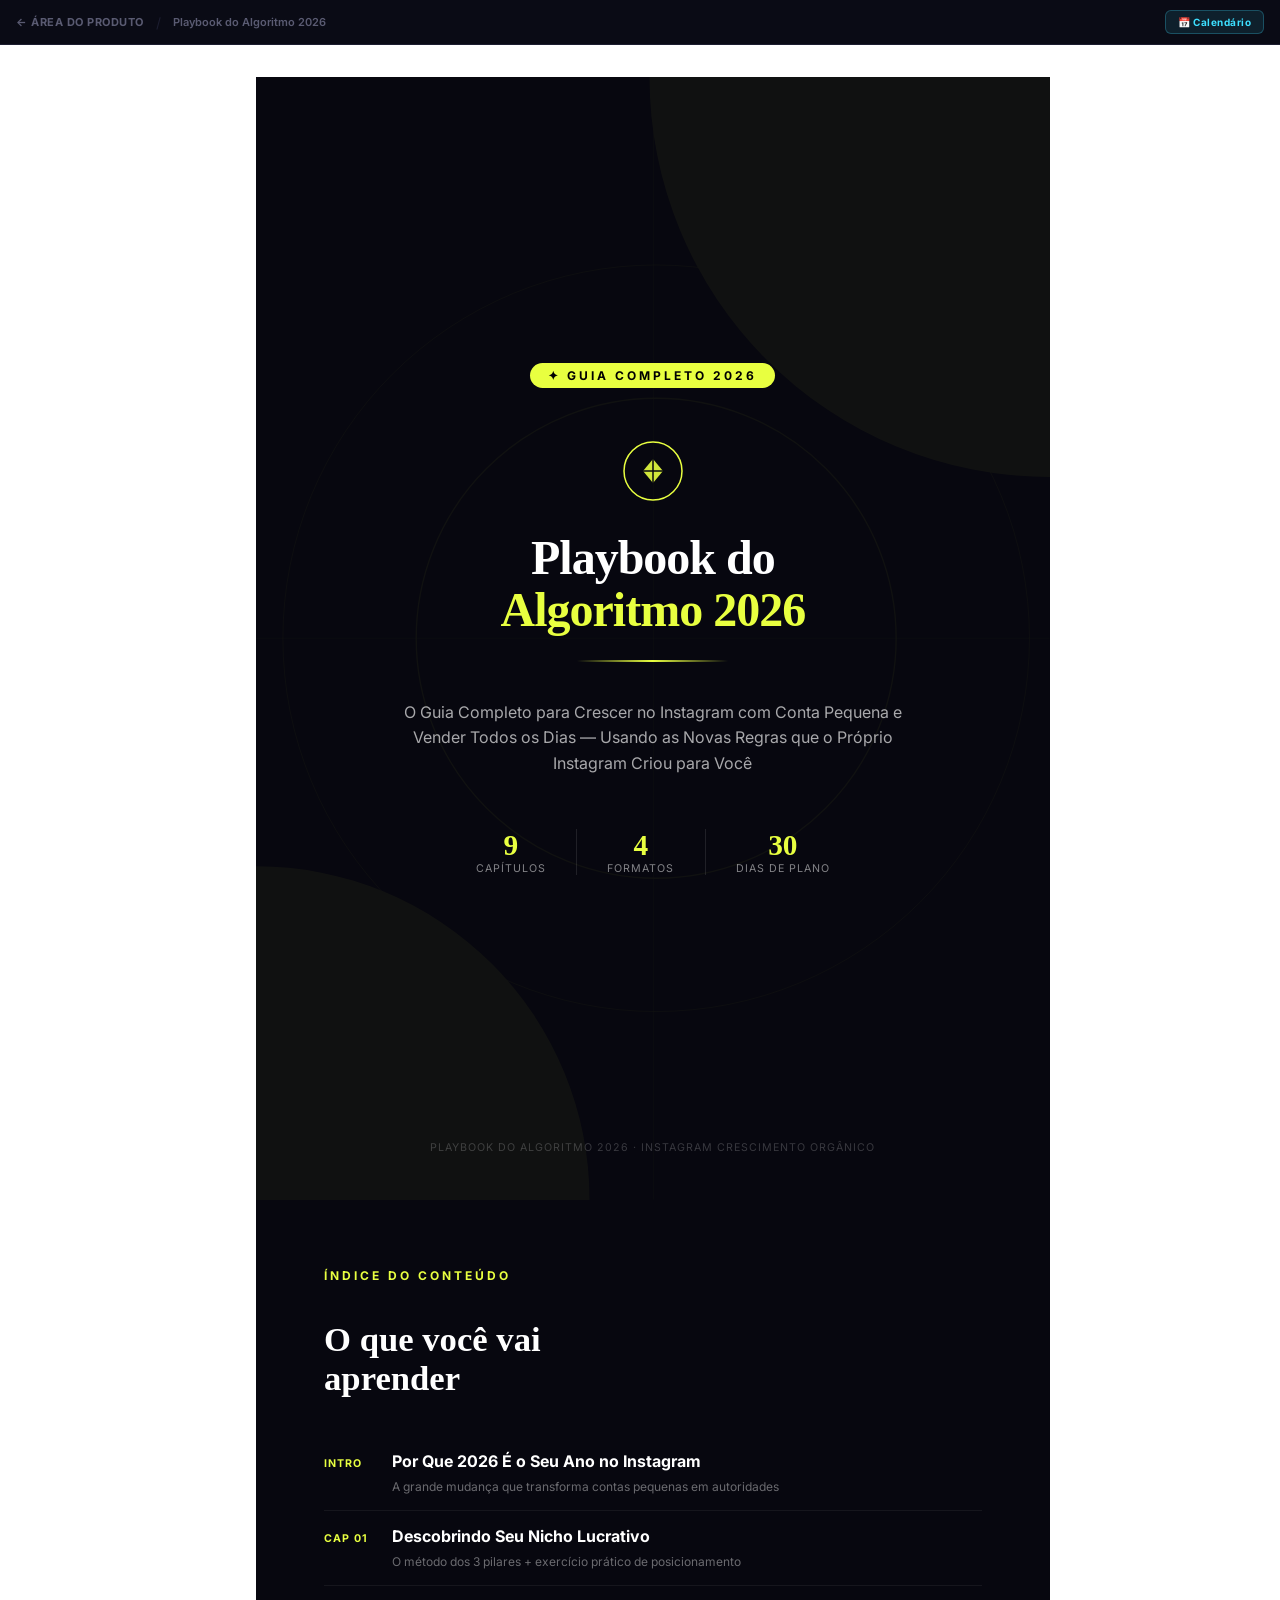
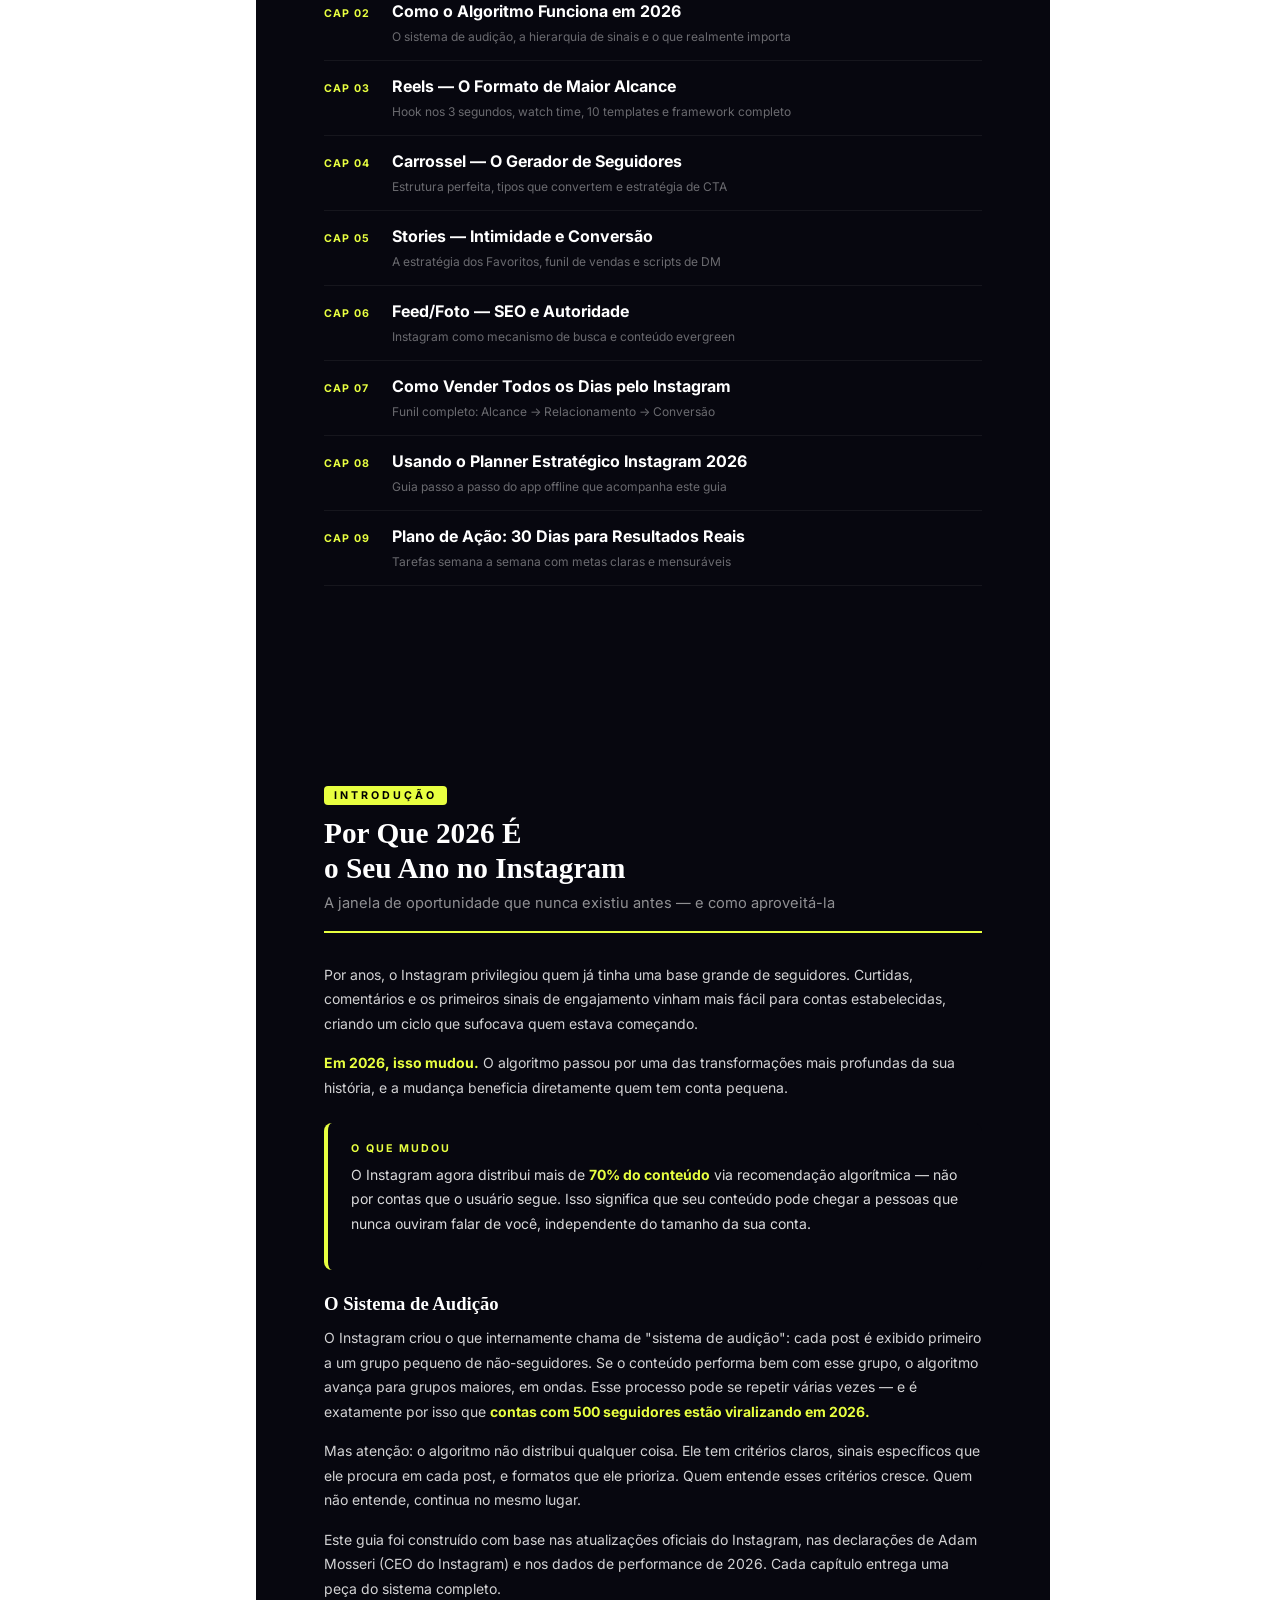
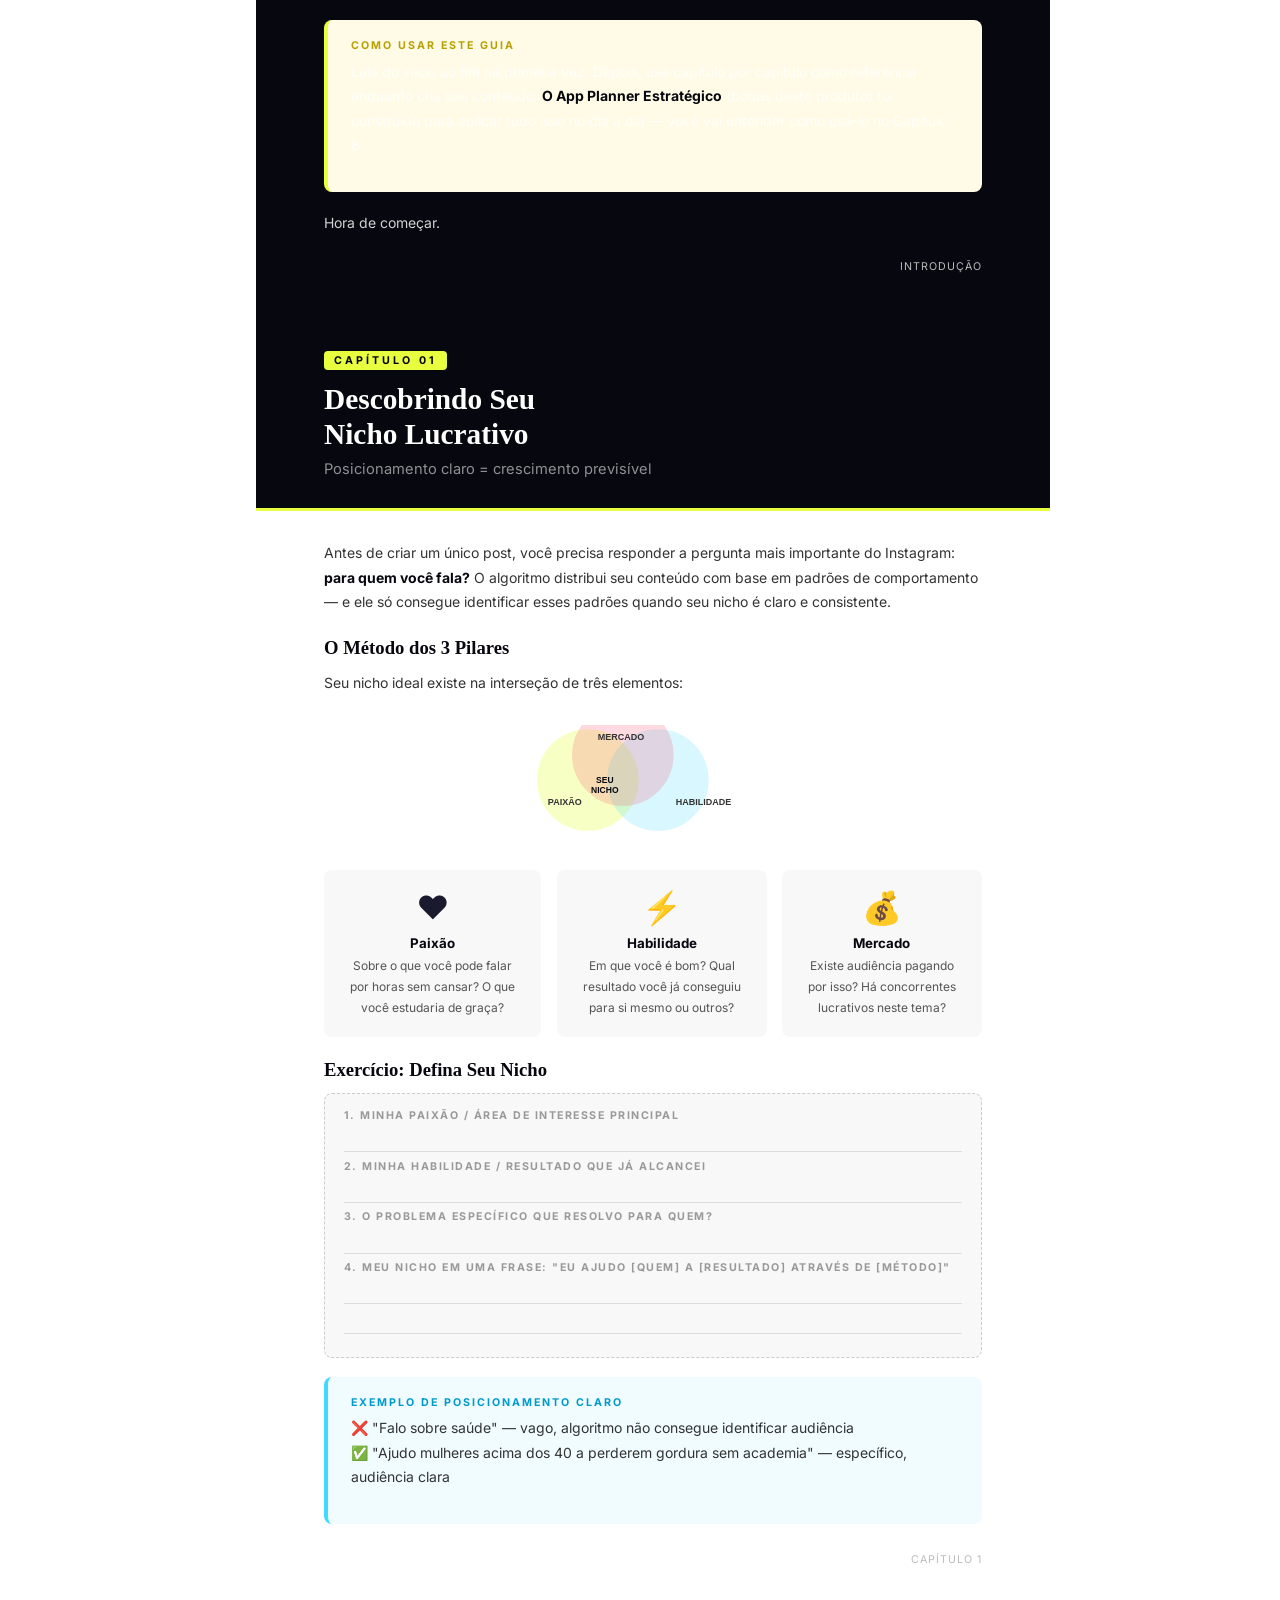
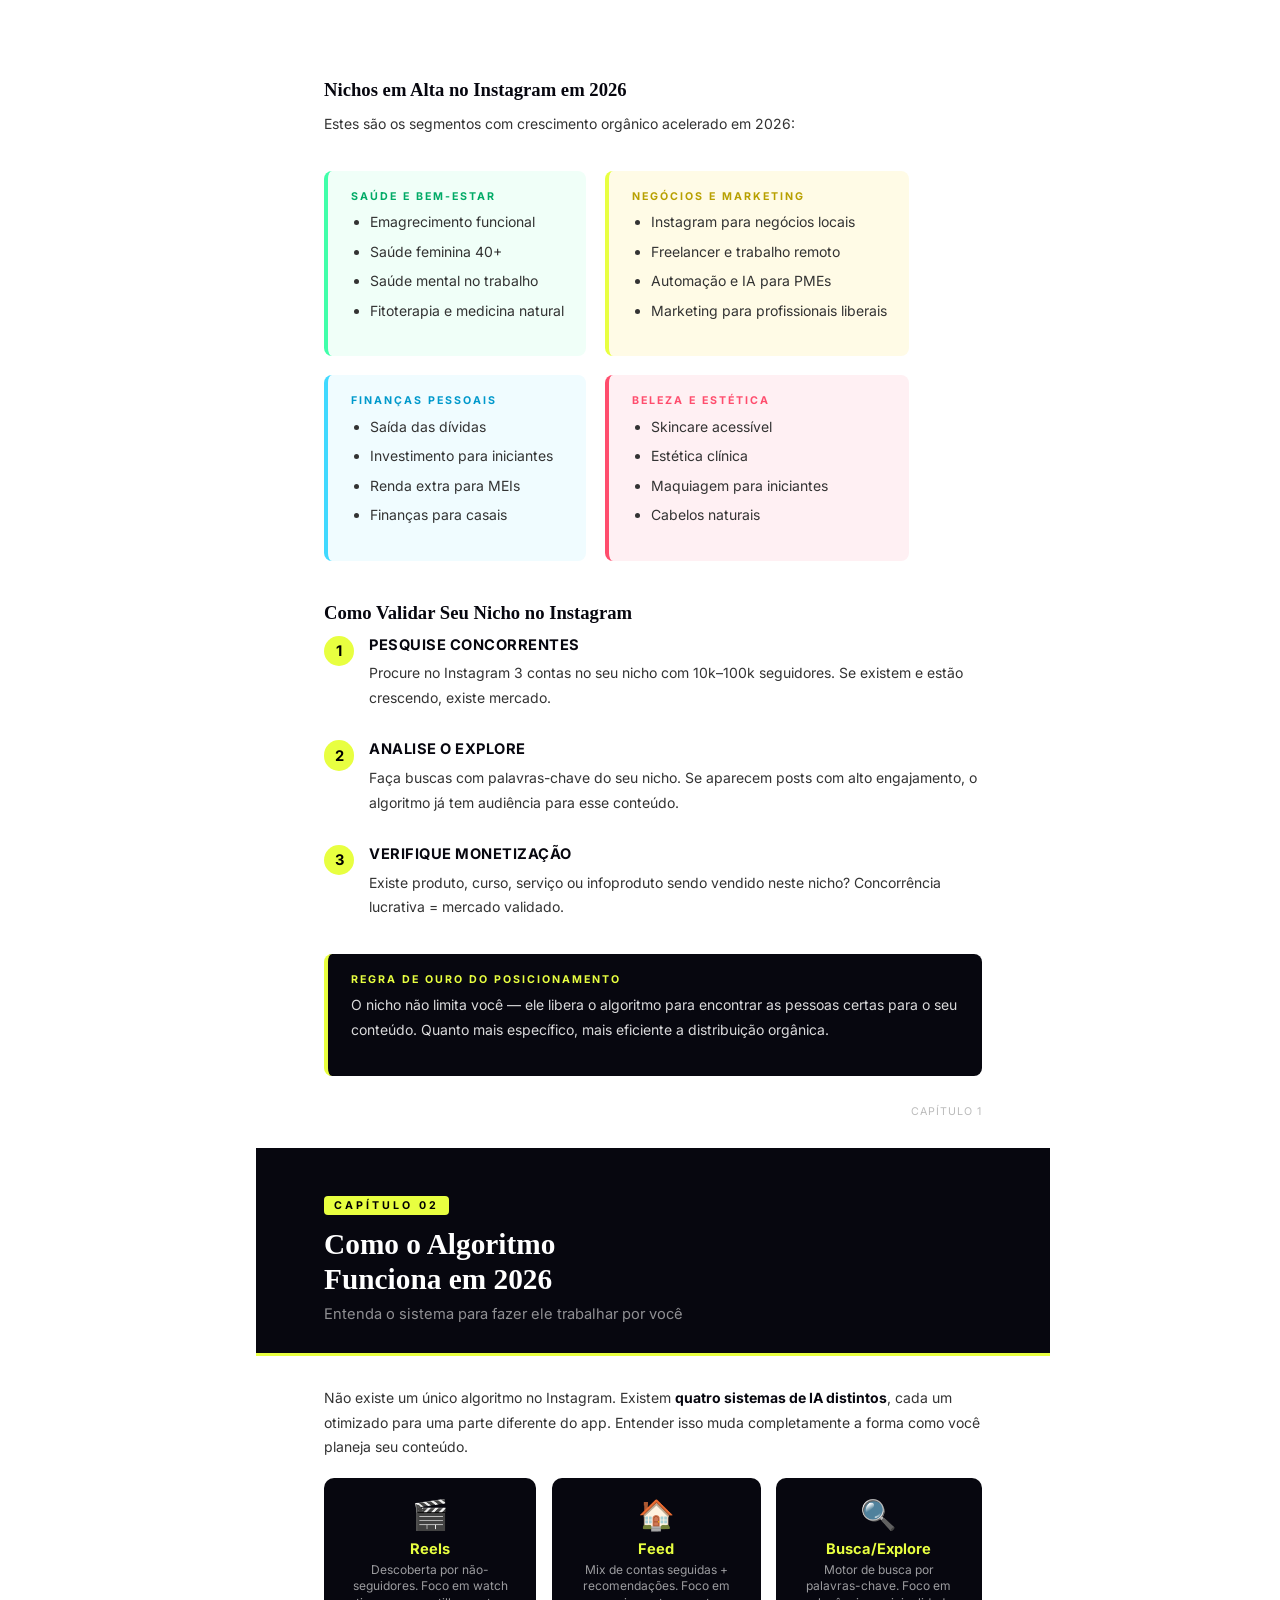
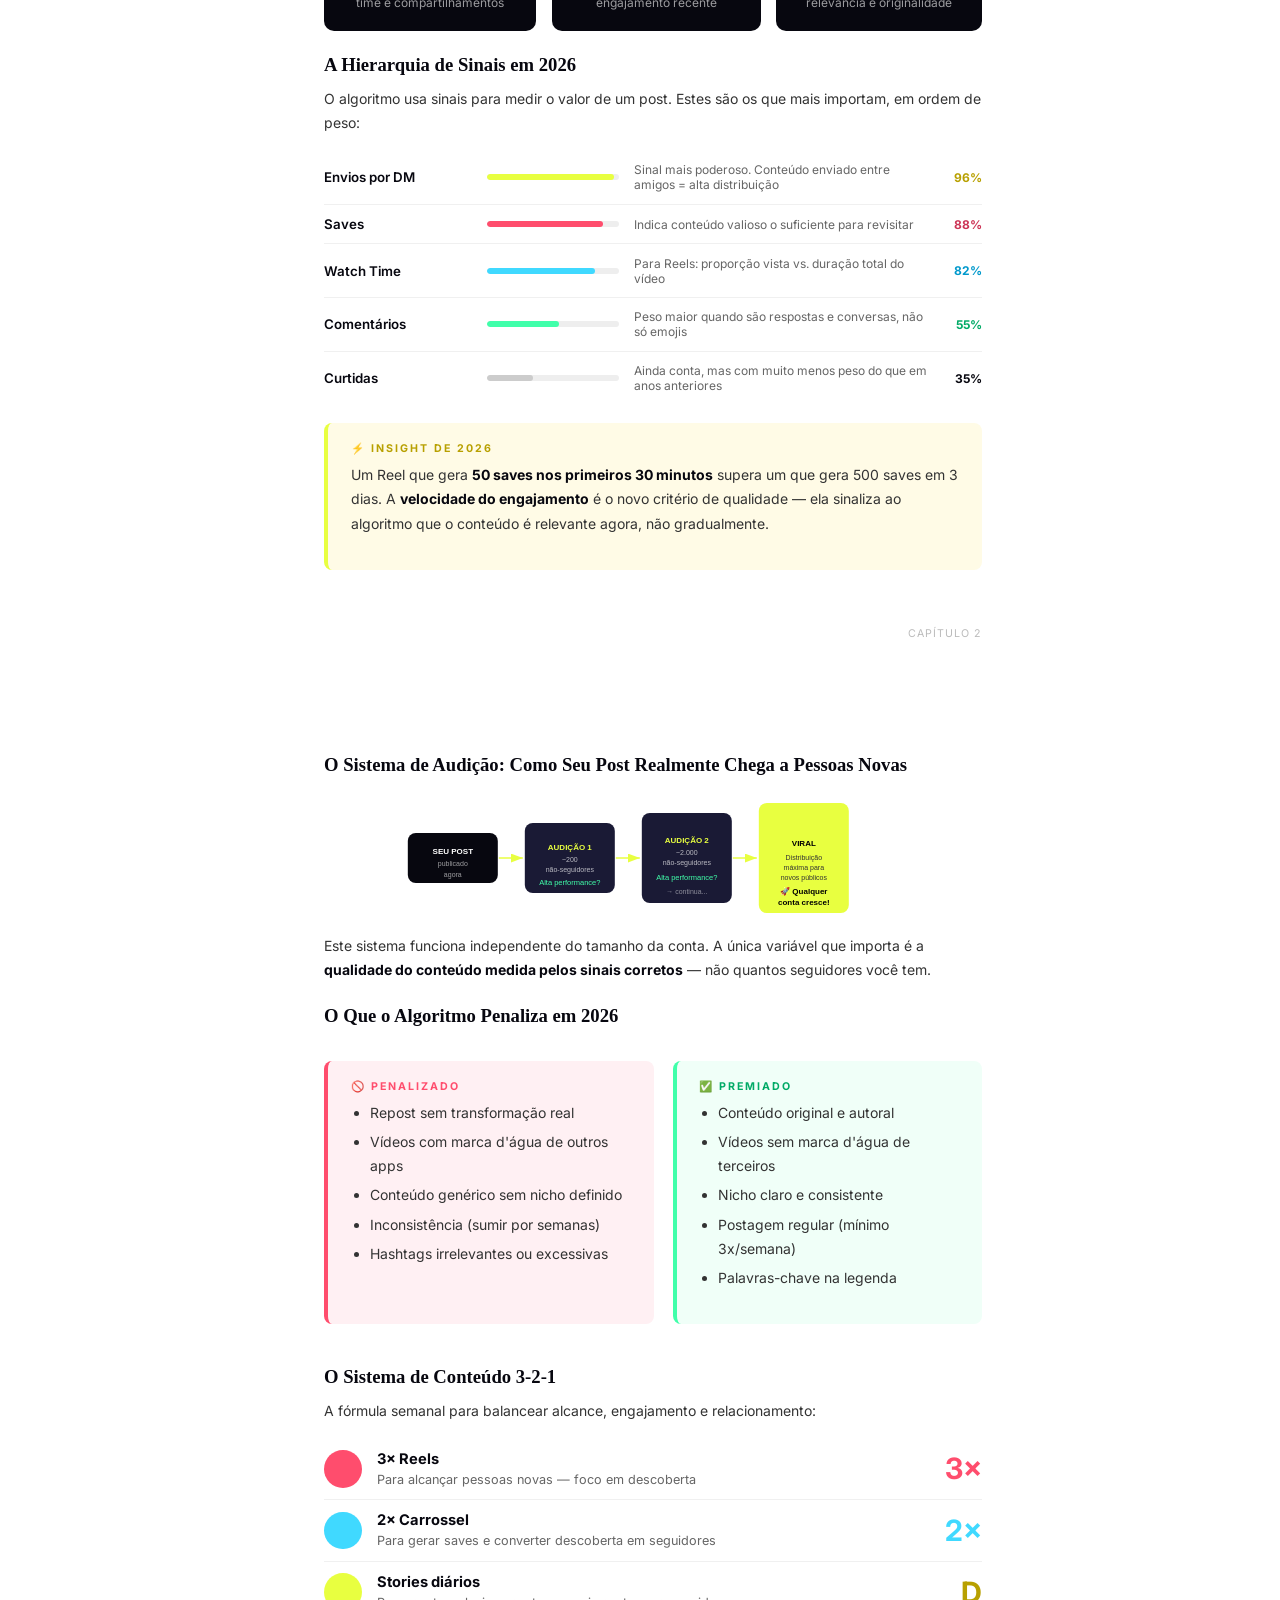
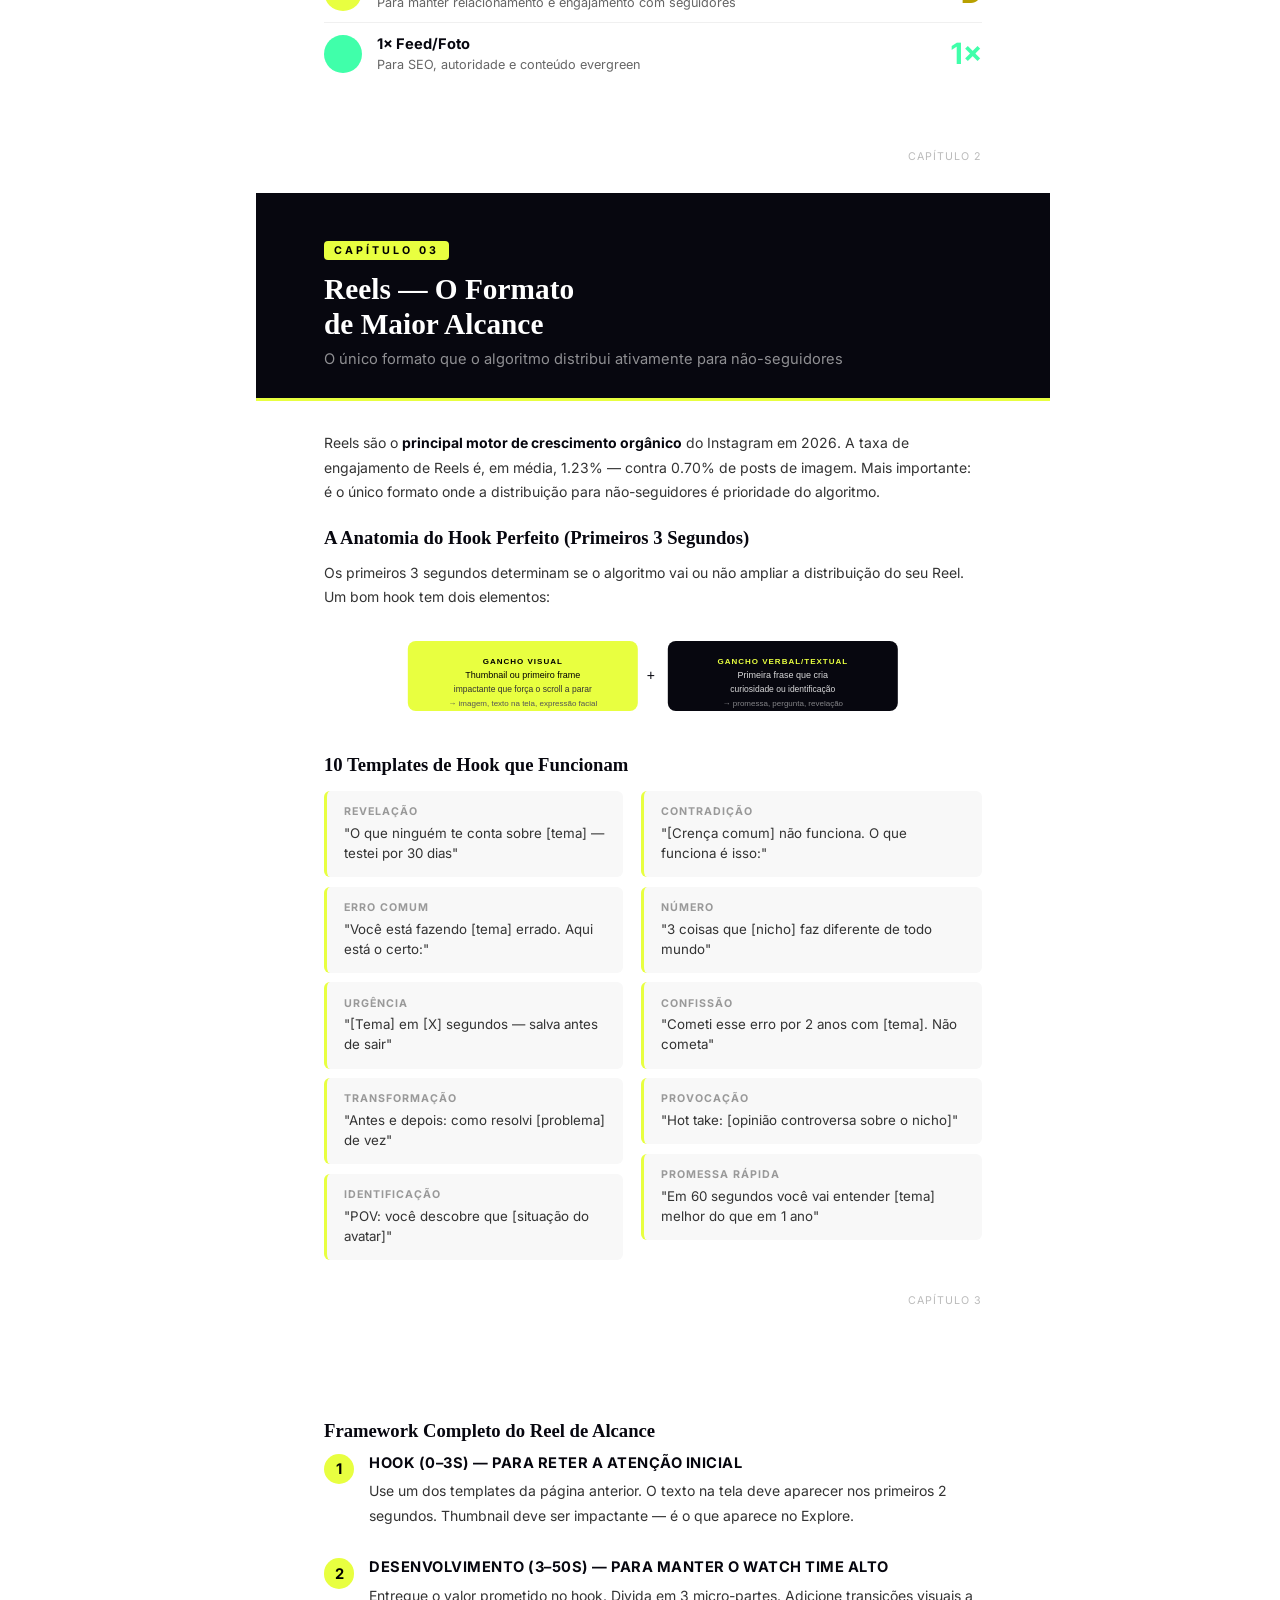
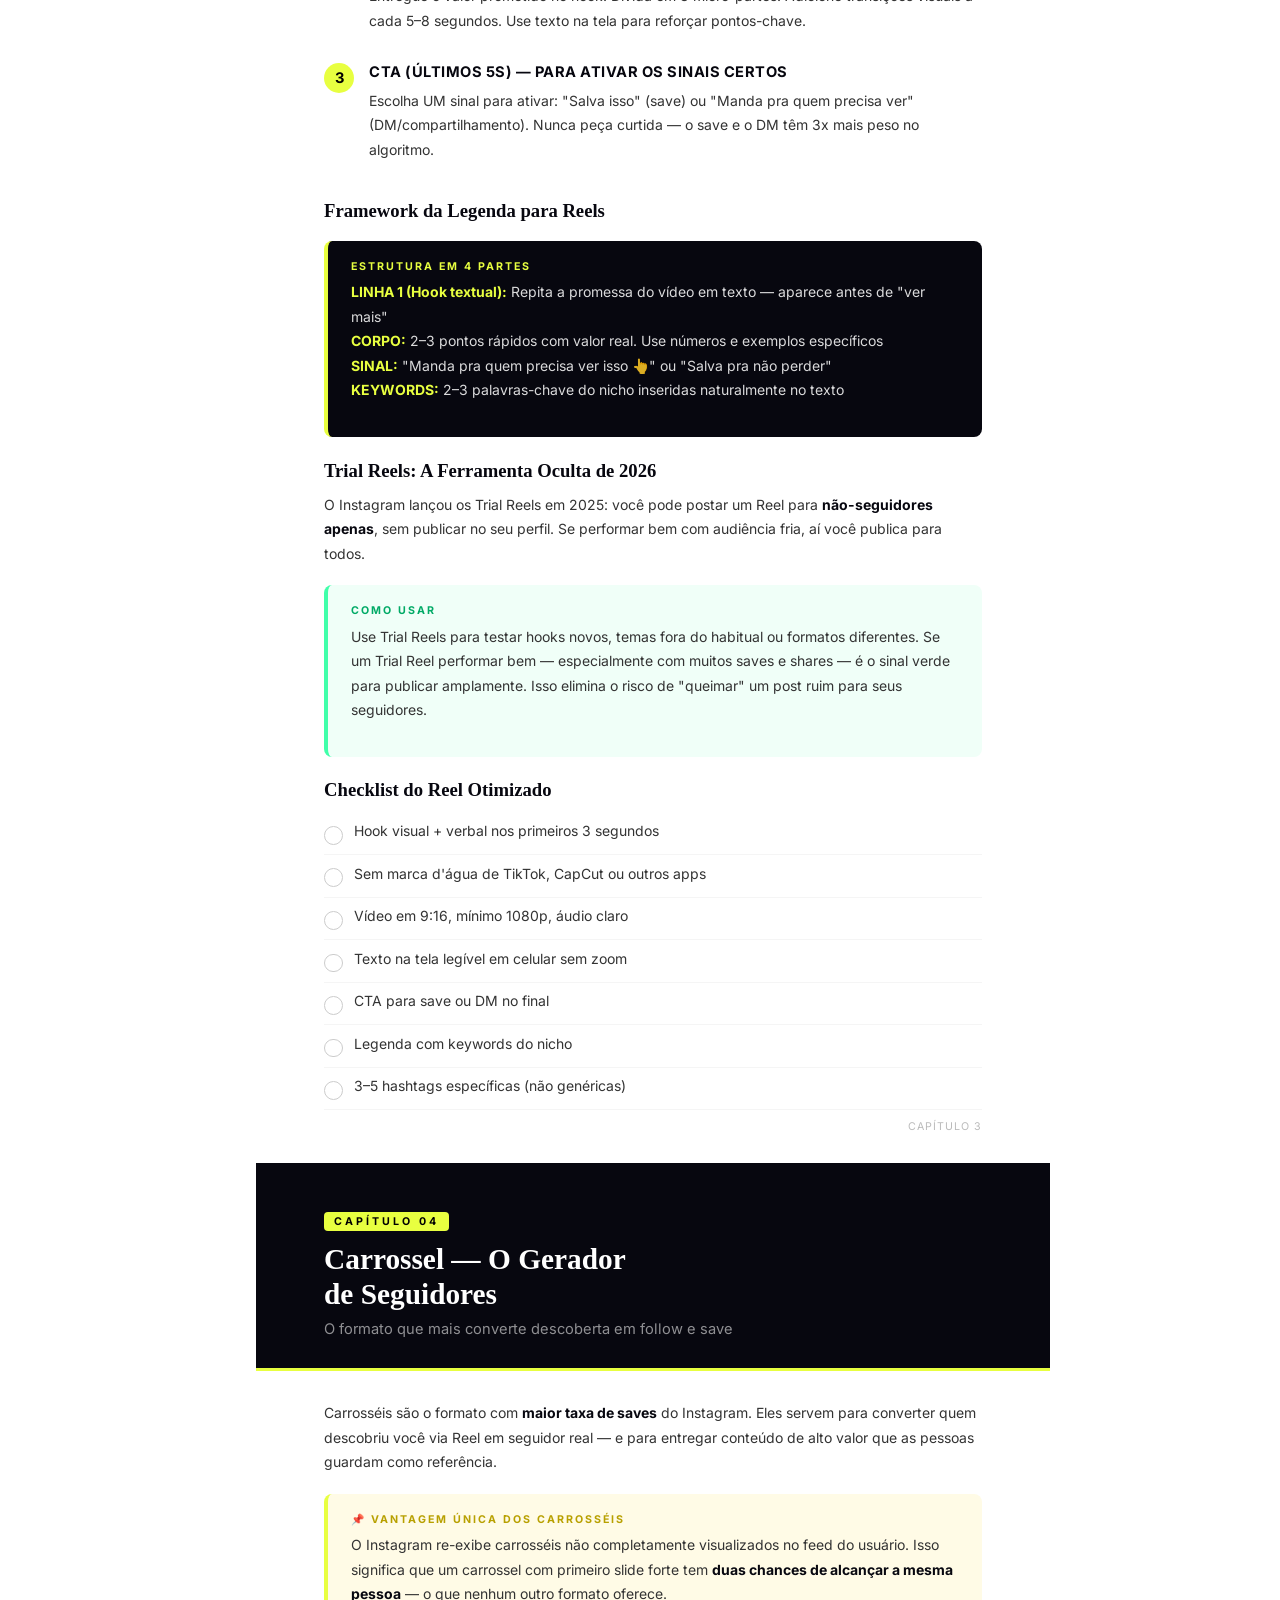
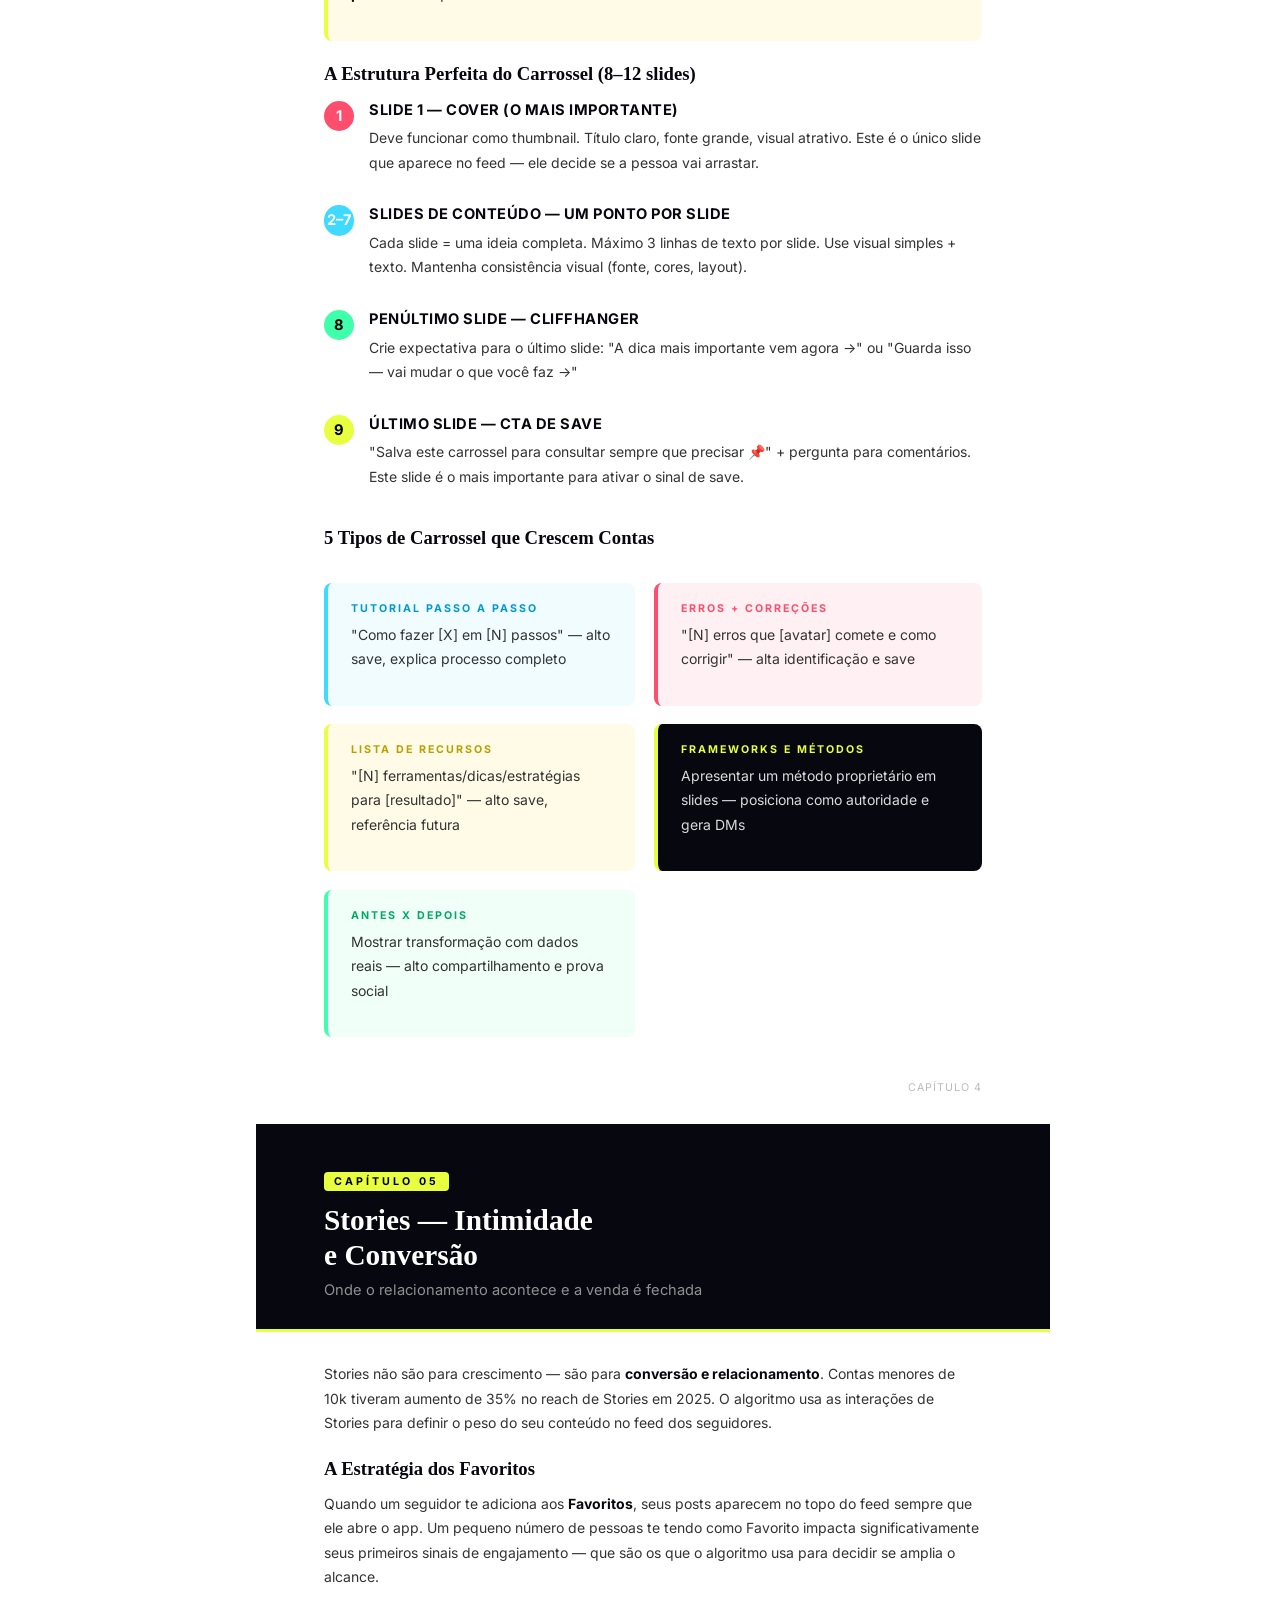
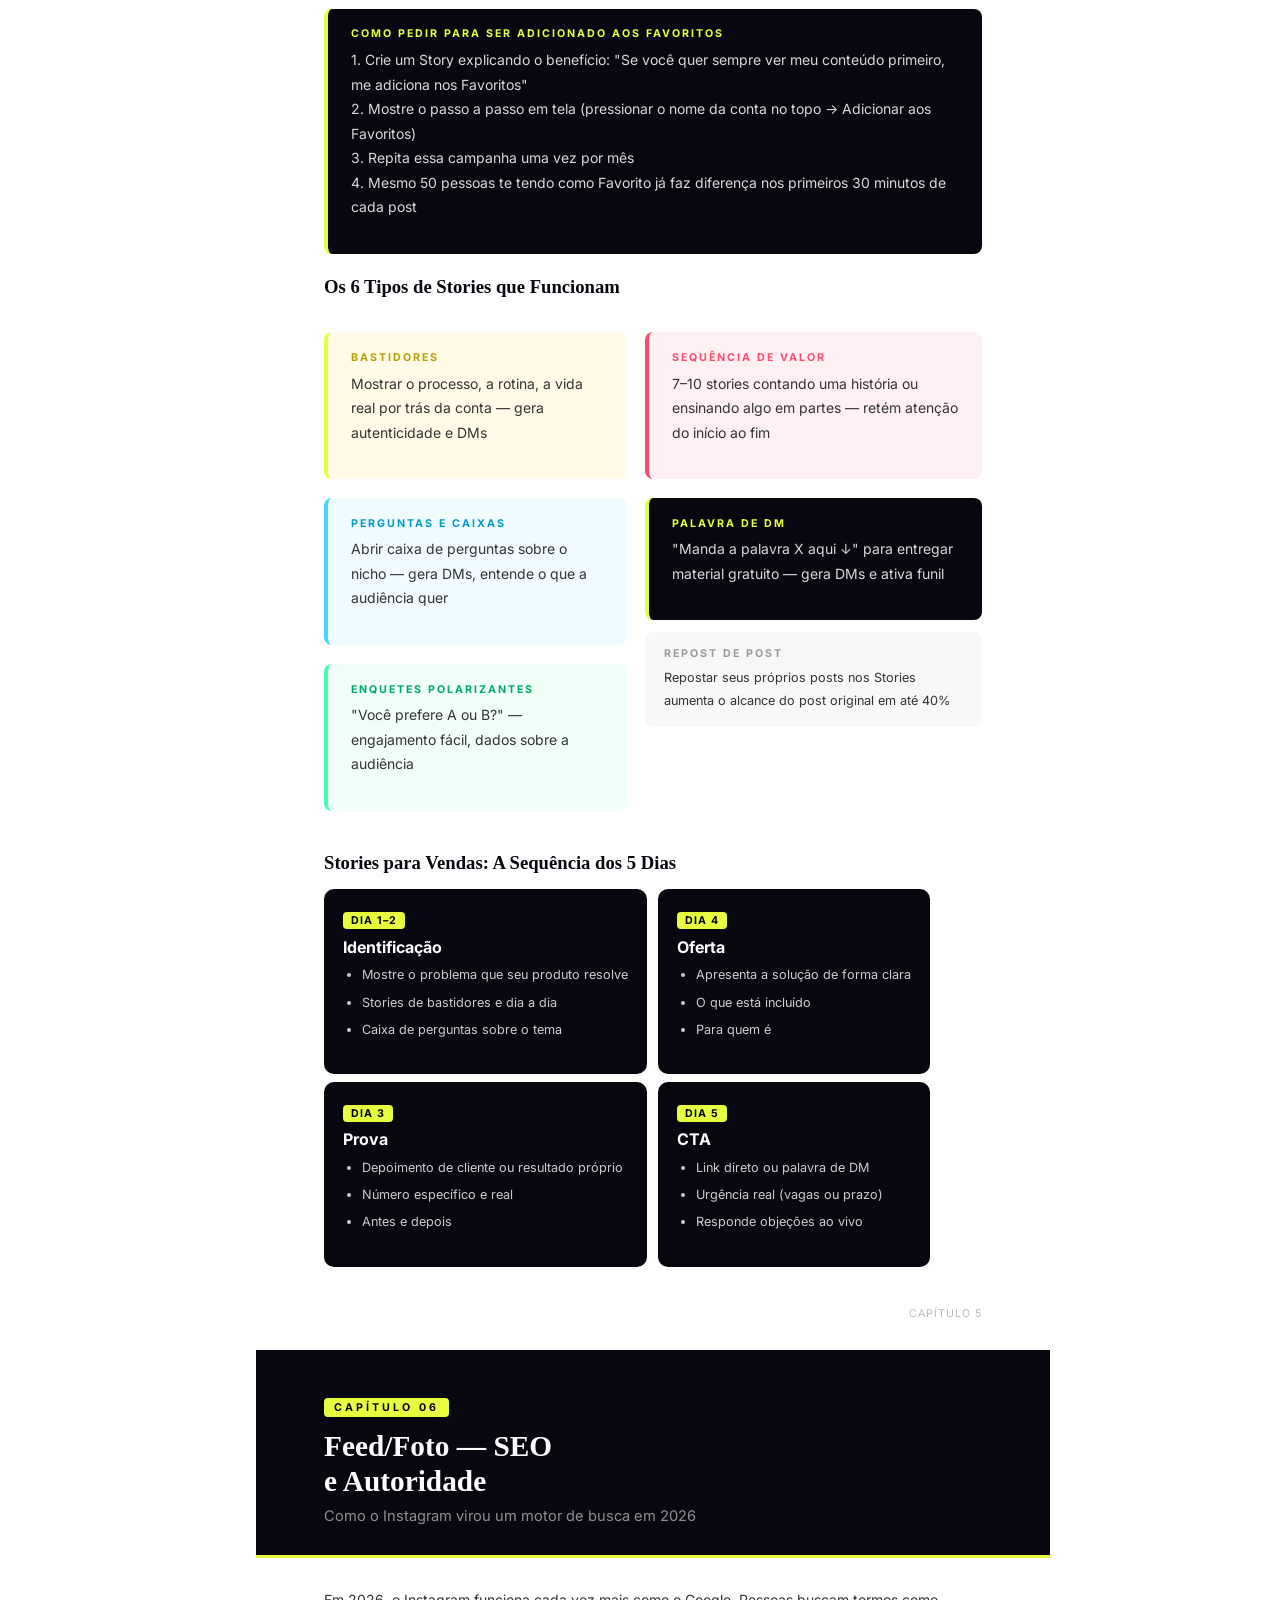
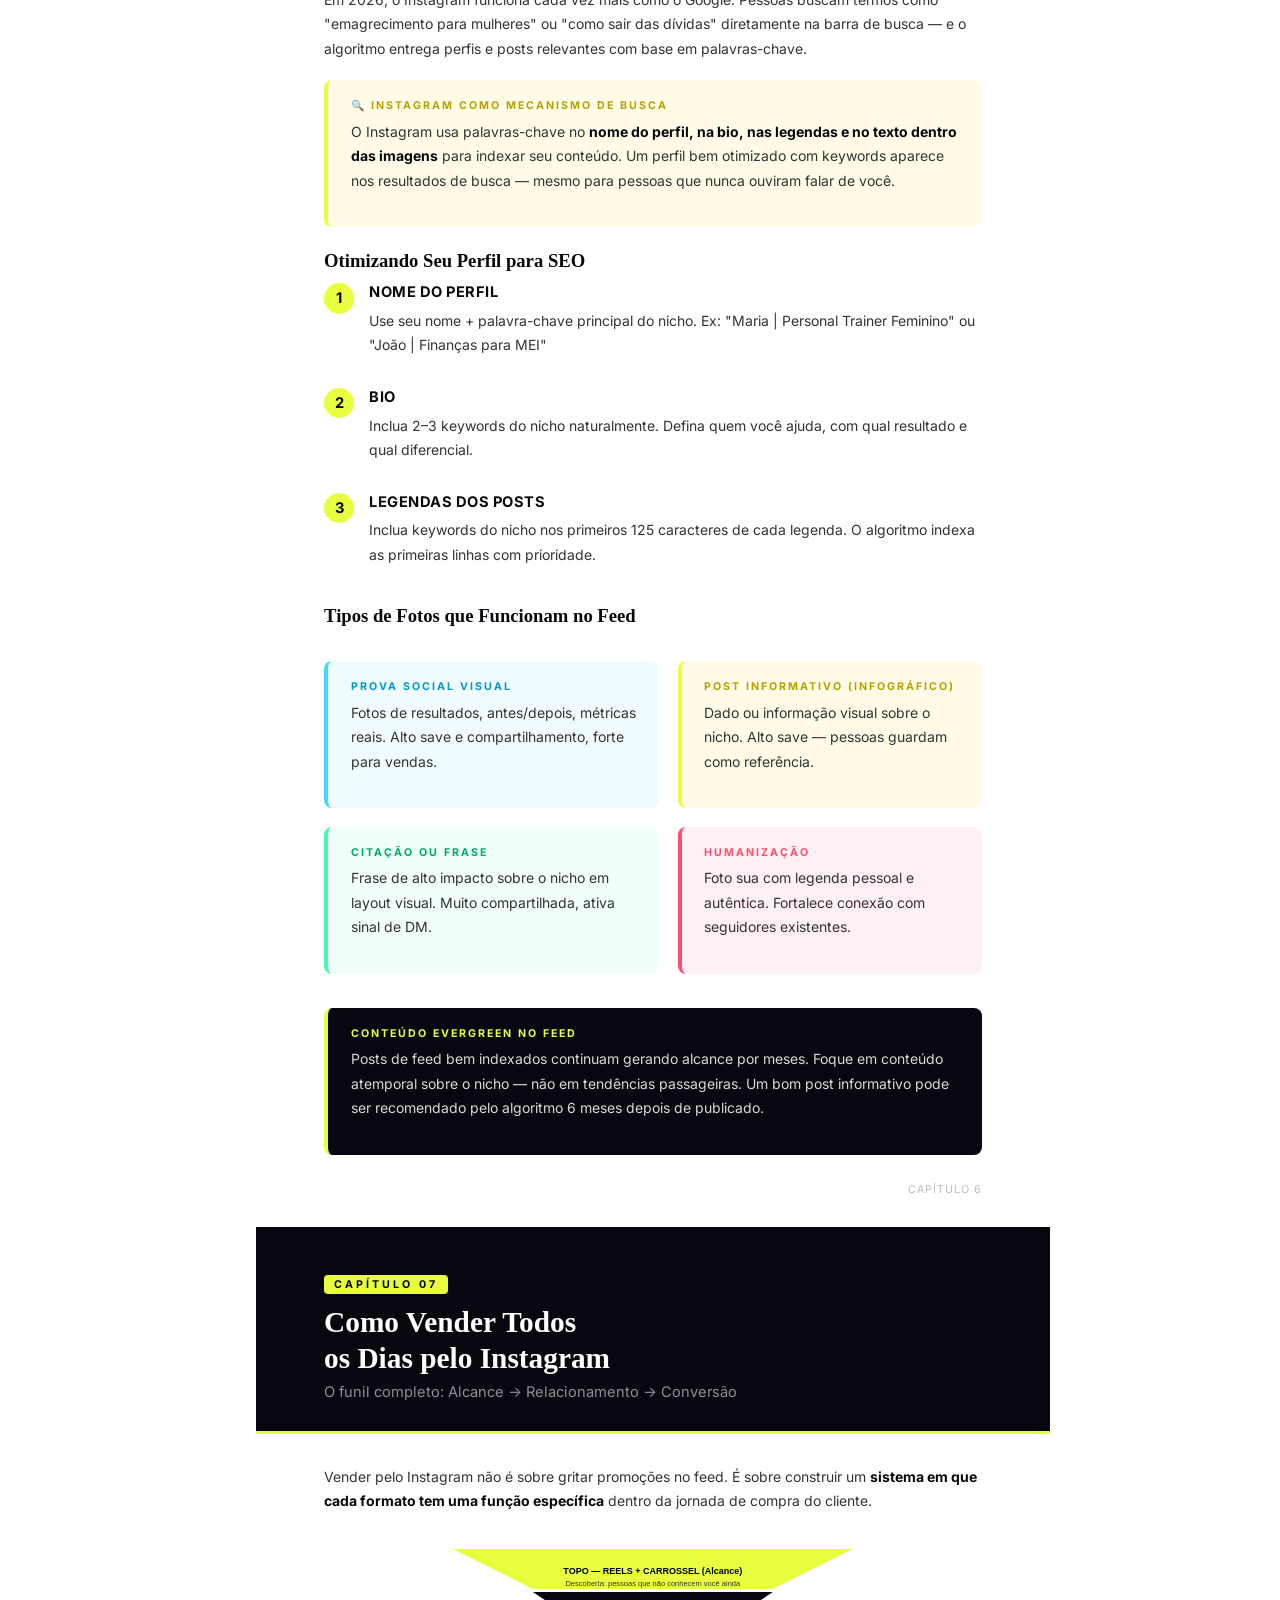
<file: produto/ebook.html>
<!DOCTYPE html>
<html lang="pt-BR">
<head>
<meta charset="UTF-8">
<meta name="viewport" content="width=device-width, initial-scale=1.0">
<title>Playbook do Algoritmo 2026 — Ebook</title>
<meta name="theme-color" content="#07080F">
<style>
/* ── HUB NAVIGATION ── */
.hub-nav{background:#0A0B15;border-bottom:1px solid #1C1D30;padding:10px 16px;display:flex;align-items:center;gap:12px;position:sticky;top:0;z-index:9999;font-family:'Inter','Helvetica Neue',Arial,sans-serif}
.hub-nav-back{display:flex;align-items:center;gap:6px;color:#5A5B72;font-size:11px;font-weight:700;text-decoration:none;letter-spacing:.5px;text-transform:uppercase;transition:color .2s}
.hub-nav-back:hover{color:#C8FF3C}
.hub-nav-sep{color:#1C1D30;font-size:14px}
.hub-nav-current{font-size:11px;color:#5A5B72;font-weight:600}
.hub-nav-cal{margin-left:auto;background:rgba(61,223,255,.1);border:1px solid rgba(61,223,255,.25);color:#3DDFFF;font-size:10px;font-weight:700;padding:5px 12px;border-radius:6px;text-decoration:none;letter-spacing:.5px;transition:all .2s}
.hub-nav-cal:hover{background:rgba(61,223,255,.2)}
/* ── EBOOK WRAPPER ── */
.ebook-wrapper{max-width:800px;margin:0 auto;padding:32px 16px 80px}
@media print{.hub-nav{display:none}.ebook-wrapper{max-width:100%;padding:0}}
</style>
<style>
@import url('https://fonts.googleapis.com/css2?family=Playfair+Display:wght@700;900&family=Inter:wght@400;500;600;700&display=swap');

*, *::before, *::after { box-sizing: border-box; margin: 0; padding: 0; }

@page {
  size: A4;
  margin: 0;
}

body {
  font-family: 'Inter', 'Helvetica Neue', Arial, sans-serif;
  background: white;
  color: #1a1a2e;
  -webkit-print-color-adjust: exact;
  print-color-adjust: exact;
}

/* PAGE WRAPPER */
.page {
  width: 210mm;
  min-height: 297mm;
  page-break-after: always;
  position: relative;
  overflow: hidden;
}
.page:last-child { page-break-after: avoid; }

/* ======= COVER ======= */
.cover {
  background: #07070F;
  color: white;
  display: flex;
  flex-direction: column;
  justify-content: center;
  align-items: center;
  text-align: center;
  padding: 20mm 18mm;
}
.cover-badge {
  background: #E8FF40;
  color: #000;
  font-size: 9pt;
  font-weight: 700;
  letter-spacing: 3px;
  text-transform: uppercase;
  padding: 5px 18px;
  border-radius: 20px;
  margin-bottom: 14mm;
  display: inline-block;
}
.cover-title {
  font-family: Georgia, serif;
  font-size: 36pt;
  font-weight: 900;
  line-height: 1.1;
  letter-spacing: -1px;
  margin-bottom: 6mm;
  color: #fff;
}
.cover-title .accent { color: #E8FF40; }
.cover-subtitle {
  font-size: 12pt;
  color: rgba(255,255,255,0.65);
  line-height: 1.6;
  max-width: 140mm;
  margin: 0 auto 14mm;
}
.cover-rule {
  width: 40mm;
  height: 2px;
  background: linear-gradient(90deg, transparent, #E8FF40, transparent);
  margin: 0 auto 10mm;
}
.cover-author {
  font-size: 10pt;
  color: rgba(255,255,255,0.4);
  letter-spacing: 1px;
  text-transform: uppercase;
}
.cover-footer {
  position: absolute;
  bottom: 12mm;
  left: 0; right: 0;
  text-align: center;
  font-size: 8pt;
  color: rgba(255,255,255,0.2);
  letter-spacing: 1px;
}

/* ======= TOC PAGE ======= */
.toc-page {
  background: #07070F;
  padding: 18mm 18mm;
  color: white;
}
.toc-header {
  font-size: 9pt;
  font-weight: 700;
  letter-spacing: 3px;
  text-transform: uppercase;
  color: #E8FF40;
  margin-bottom: 10mm;
}
.toc-title {
  font-family: Georgia, serif;
  font-size: 26pt;
  font-weight: 700;
  color: white;
  margin-bottom: 10mm;
}
.toc-item {
  display: flex;
  align-items: flex-start;
  gap: 4mm;
  padding: 4mm 0;
  border-bottom: 1px solid rgba(255,255,255,0.06);
}
.toc-num {
  font-size: 8pt;
  font-weight: 700;
  color: #E8FF40;
  letter-spacing: 1px;
  min-width: 14mm;
  padding-top: 1.5mm;
}
.toc-text {
  flex: 1;
}
.toc-text strong {
  font-size: 12pt;
  color: white;
  display: block;
  margin-bottom: 1mm;
}
.toc-text span {
  font-size: 9pt;
  color: rgba(255,255,255,0.4);
}

/* ======= CONTENT PAGES ======= */
.content-page {
  background: white;
  padding: 16mm 18mm 14mm;
}

/* CHAPTER HEADER */
.chapter-header {
  margin-bottom: 8mm;
  padding-bottom: 5mm;
  border-bottom: 2px solid #E8FF40;
}
.chapter-num {
  font-size: 8pt;
  font-weight: 700;
  letter-spacing: 3px;
  text-transform: uppercase;
  color: #E8FF40;
  background: #07070F;
  display: inline-block;
  padding: 3px 10px;
  border-radius: 4px;
  margin-bottom: 3mm;
}
.chapter-title {
  font-family: Georgia, serif;
  font-size: 22pt;
  font-weight: 700;
  color: #07070F;
  line-height: 1.2;
}
.chapter-sub {
  font-size: 11pt;
  color: #666;
  margin-top: 2mm;
}

/* INTRO PAGE SPECIAL */
.intro-page {
  background: #07070F;
  padding: 16mm 18mm 14mm;
  color: white;
}
.intro-page .chapter-num { background: #E8FF40; color: #000; }
.intro-page .chapter-title { color: white; }
.intro-page .chapter-sub { color: rgba(255,255,255,0.55); }
.intro-page p { color: rgba(255,255,255,0.82); }
.intro-page h3 { color: white; }

/* TYPOGRAPHY */
p {
  font-size: 10.5pt;
  line-height: 1.75;
  color: #333;
  margin-bottom: 4mm;
}
h3 {
  font-family: Georgia, serif;
  font-size: 14pt;
  font-weight: 700;
  color: #07070F;
  margin: 6mm 0 3mm;
}
h4 {
  font-size: 11pt;
  font-weight: 700;
  color: #07070F;
  margin: 4mm 0 2mm;
  text-transform: uppercase;
  letter-spacing: 0.5px;
}
ul { padding-left: 5mm; margin-bottom: 4mm; }
li {
  font-size: 10.5pt;
  line-height: 1.7;
  color: #333;
  margin-bottom: 1.5mm;
}
strong { color: #07070F; }

/* CALLOUT BOXES */
.box {
  border-radius: 8px;
  padding: 5mm 6mm;
  margin: 5mm 0;
}
.box-yellow {
  background: #FFFBE6;
  border-left: 4px solid #E8FF40;
}
.box-dark {
  background: #07070F;
  border-left: 4px solid #E8FF40;
  color: white;
}
.box-dark p, .box-dark li { color: rgba(255,255,255,0.85); }
.box-dark h4, .box-dark strong { color: white; }
.box-red {
  background: #FFF0F3;
  border-left: 4px solid #FF4D6D;
}
.box-blue {
  background: #F0FCFF;
  border-left: 4px solid #40D9FF;
}
.box-green {
  background: #F0FFF8;
  border-left: 4px solid #40FFAA;
}
.box-label {
  font-size: 8pt;
  font-weight: 700;
  letter-spacing: 2px;
  text-transform: uppercase;
  margin-bottom: 2mm;
  display: block;
}
.box-yellow .box-label { color: #B8A000; }
.box-dark .box-label { color: #E8FF40; }
.box-red .box-label { color: #FF4D6D; }
.box-blue .box-label { color: #0099CC; }
.box-green .box-label { color: #00AA66; }

/* GRID LAYOUTS */
.two-col {
  display: flex;
  gap: 5mm;
  margin: 4mm 0;
}
.col { flex: 1; }
.three-col {
  display: flex;
  gap: 4mm;
  margin: 4mm 0;
}
.three-col .col { flex: 1; }

/* FORMAT CARDS */
.format-card {
  background: #07070F;
  color: white;
  border-radius: 10px;
  padding: 5mm;
  text-align: center;
}
.format-card .icon { font-size: 22pt; display: block; margin-bottom: 2mm; }
.format-card .name {
  font-size: 11pt;
  font-weight: 700;
  color: #E8FF40;
  margin-bottom: 1mm;
}
.format-card .purpose {
  font-size: 9pt;
  color: rgba(255,255,255,0.6);
  line-height: 1.4;
}

/* SIGNAL ITEMS */
.signal-row {
  display: flex;
  align-items: center;
  gap: 4mm;
  padding: 3mm 0;
  border-bottom: 1px solid #f0f0f0;
}
.signal-row:last-child { border-bottom: none; }
.signal-bar-wrap { width: 35mm; }
.signal-bar {
  height: 6px;
  border-radius: 3px;
  background: #eee;
  overflow: hidden;
}
.signal-bar-fill { height: 100%; border-radius: 3px; }
.signal-label { font-size: 10pt; font-weight: 600; color: #07070F; flex: 1; }
.signal-desc { font-size: 9pt; color: #666; flex: 2; }
.signal-pct { font-size: 9pt; font-weight: 700; color: #07070F; min-width: 10mm; text-align: right; }

/* HOOK TEMPLATES */
.hook-item {
  background: #f8f8f8;
  border-radius: 6px;
  padding: 3.5mm 4.5mm;
  margin-bottom: 2.5mm;
  font-size: 10pt;
  color: #333;
  line-height: 1.5;
  border-left: 3px solid #E8FF40;
}
.hook-type {
  font-size: 8pt;
  font-weight: 700;
  text-transform: uppercase;
  letter-spacing: 1px;
  color: #999;
  margin-bottom: 1mm;
}

/* CHECKLIST */
.checklist-item {
  display: flex;
  gap: 3mm;
  align-items: flex-start;
  padding: 2.5mm 0;
  border-bottom: 1px solid #f5f5f5;
  font-size: 10.5pt;
  color: #333;
}
.checklist-item:last-child { border-bottom: none; }
.check-circle {
  width: 5mm; height: 5mm;
  border: 1.5px solid #ccc;
  border-radius: 50%;
  flex-shrink: 0;
  margin-top: 1mm;
}

/* STEP BLOCKS */
.step-block {
  display: flex;
  gap: 4mm;
  align-items: flex-start;
  margin-bottom: 4mm;
}
.step-num {
  background: #E8FF40;
  color: #000;
  font-size: 11pt;
  font-weight: 700;
  width: 8mm; height: 8mm;
  border-radius: 50%;
  display: flex;
  align-items: center;
  justify-content: center;
  flex-shrink: 0;
}
.step-content h4 { margin-top: 0; }

/* WEEK PLAN */
.week-card {
  background: #07070F;
  color: white;
  border-radius: 10px;
  padding: 5mm;
  margin-bottom: 4mm;
}
.week-card .week-label {
  background: #E8FF40;
  color: #000;
  font-size: 8pt;
  font-weight: 700;
  letter-spacing: 1px;
  text-transform: uppercase;
  padding: 2px 8px;
  border-radius: 4px;
  display: inline-block;
  margin-bottom: 2mm;
}
.week-card .week-title {
  font-size: 12pt;
  font-weight: 700;
  color: white;
  margin-bottom: 2mm;
}
.week-card ul li {
  color: rgba(255,255,255,0.8);
  font-size: 9.5pt;
}

/* SALES FUNNEL */
.funnel-stage {
  text-align: center;
  padding: 4mm;
  margin-bottom: 1mm;
  border-radius: 6px;
}
.funnel-stage .stage-num {
  font-size: 8pt;
  font-weight: 700;
  letter-spacing: 1px;
  text-transform: uppercase;
  display: block;
  margin-bottom: 1mm;
}
.funnel-stage .stage-name {
  font-size: 12pt;
  font-weight: 700;
  display: block;
  margin-bottom: 1mm;
}
.funnel-stage .stage-desc {
  font-size: 9pt;
  line-height: 1.4;
}

/* APP GUIDE */
.tab-guide {
  background: #f5f5f8;
  border-radius: 8px;
  padding: 4mm 5mm;
  margin-bottom: 3mm;
  border-left: 3px solid #07070F;
}
.tab-guide .tab-name {
  font-size: 10pt;
  font-weight: 700;
  color: #07070F;
  margin-bottom: 1.5mm;
}
.tab-guide p { margin-bottom: 0; font-size: 9.5pt; }

/* PAGE NUMBER */
.page-num {
  position: absolute;
  bottom: 8mm;
  right: 18mm;
  font-size: 8pt;
  color: #bbb;
  letter-spacing: 1px;
}
.page-num-left {
  position: absolute;
  bottom: 8mm;
  left: 18mm;
  font-size: 8pt;
  color: #bbb;
  letter-spacing: 1px;
}

/* DIVIDER */
.divider {
  height: 1px;
  background: linear-gradient(90deg, #E8FF40, transparent);
  margin: 5mm 0;
}

/* NICHE EXERCISE */
.niche-box {
  background: #f8f8f8;
  border: 1px dashed #ccc;
  border-radius: 8px;
  padding: 4mm 5mm;
  margin: 3mm 0;
}
.niche-box .niche-label {
  font-size: 8pt;
  font-weight: 700;
  letter-spacing: 1.5px;
  text-transform: uppercase;
  color: #999;
  margin-bottom: 2mm;
}
.niche-box .niche-line {
  height: 6mm;
  border-bottom: 1px solid #ddd;
  margin-bottom: 2mm;
}

/* HIGHLIGHT ROW */
.highlight {
  background: #E8FF40;
  color: #000;
  padding: 1px 5px;
  border-radius: 3px;
  font-weight: 700;
}

/* METRIC CHIPS */
.metric-chip {
  display: inline-block;
  background: #07070F;
  color: #E8FF40;
  font-size: 9pt;
  font-weight: 700;
  padding: 3px 10px;
  border-radius: 20px;
  margin: 1mm 1mm 1mm 0;
}

/* DARK CHAPTER HEADER PAGE */
.dark-header {
  background: #07070F;
  padding: 12mm 18mm 8mm;
  margin: -16mm -18mm 8mm;
  border-bottom: 3px solid #E8FF40;
}
.dark-header .chapter-num { background: #E8FF40; color: #000; }
.dark-header .chapter-title { color: white; }
.dark-header .chapter-sub { color: rgba(255,255,255,0.55); }

/* ICON BOXES (3-col) */
.icon-box {
  text-align: center;
  padding: 5mm;
  background: #f8f8f8;
  border-radius: 8px;
}
.icon-box .ib-icon { font-size: 24pt; margin-bottom: 2mm; display: block; }
.icon-box .ib-title { font-size: 10pt; font-weight: 700; color: #07070F; margin-bottom: 1mm; }
.icon-box p { font-size: 9pt; color: #555; margin: 0; }

/* MIX SYSTEM */
.mix-item {
  display: flex;
  align-items: center;
  gap: 4mm;
  padding: 3mm 0;
  border-bottom: 1px solid #f0f0f0;
}
.mix-item:last-child { border-bottom: none; }
.mix-dot { width: 10mm; height: 10mm; border-radius: 50%; flex-shrink: 0; }
.mix-info { flex: 1; }
.mix-info strong { font-size: 11pt; color: #07070F; display: block; }
.mix-info span { font-size: 9.5pt; color: #666; }
.mix-freq { font-size: 22pt; font-weight: 700; color: #07070F; min-width: 12mm; text-align: right; }

/* PRINT SPECIFICS */
@media print {
  .page { page-break-after: always; }
  .page:last-child { page-break-after: avoid; }
}
</style>
</head>
<body>

<!-- ── HUB NAVIGATION ── -->
<div class="hub-nav">
  <a class="hub-nav-back" href="index.html">← Área do Produto</a>
  <span class="hub-nav-sep">/</span>
  <span class="hub-nav-current">Playbook do Algoritmo 2026</span>
  <a class="hub-nav-cal" href="calendario.html">📅 Calendário</a>
</div>

<div class="ebook-wrapper">

<!-- ===================== COVER ===================== -->
<div class="page cover">
  <!-- Background SVG decoration -->
  <svg style="position:absolute;top:0;left:0;width:100%;height:100%;opacity:0.04" viewBox="0 0 595 842" xmlns="http://www.w3.org/2000/svg">
    <circle cx="595" cy="0" r="300" fill="#E8FF40"/>
    <circle cx="0" cy="842" r="250" fill="#E8FF40"/>
    <circle cx="300" cy="421" r="180" fill="none" stroke="#E8FF40" stroke-width="1"/>
    <circle cx="300" cy="421" r="280" fill="none" stroke="#E8FF40" stroke-width="0.5"/>
    <line x1="0" y1="421" x2="595" y2="421" stroke="#E8FF40" stroke-width="0.3"/>
    <line x1="298" y1="0" x2="298" y2="842" stroke="#E8FF40" stroke-width="0.3"/>
  </svg>

  <div style="position:relative;z-index:2;">
    <div class="cover-badge">✦ Guia Completo 2026</div>

    <svg width="60" height="60" viewBox="0 0 60 60" style="margin:0 auto 8mm;display:block">
      <circle cx="30" cy="30" r="29" fill="none" stroke="#E8FF40" stroke-width="1.5"/>
      <path d="M20 30 L30 18 L40 30 L30 42 Z" fill="#E8FF40" opacity="0.9"/>
      <path d="M30 18 L30 42" stroke="#07070F" stroke-width="1.5"/>
      <path d="M20 30 L40 30" stroke="#07070F" stroke-width="1.5"/>
    </svg>

    <div class="cover-title">
      Playbook do<br><span class="accent">Algoritmo 2026</span>
    </div>

    <div class="cover-rule"></div>

    <div class="cover-subtitle">
      O Guia Completo para Crescer no Instagram com Conta Pequena e Vender Todos os Dias — Usando as Novas Regras que o Próprio Instagram Criou para Você
    </div>

    <div style="margin:10mm auto;display:flex;justify-content:center;gap:8mm;flex-wrap:wrap;">
      <div style="text-align:center">
        <div style="font-size:22pt;font-weight:900;color:#E8FF40;font-family:Georgia,serif;">9</div>
        <div style="font-size:8pt;color:rgba(255,255,255,0.5);letter-spacing:1px;text-transform:uppercase;">Capítulos</div>
      </div>
      <div style="width:1px;background:rgba(255,255,255,0.1)"></div>
      <div style="text-align:center">
        <div style="font-size:22pt;font-weight:900;color:#E8FF40;font-family:Georgia,serif;">4</div>
        <div style="font-size:8pt;color:rgba(255,255,255,0.5);letter-spacing:1px;text-transform:uppercase;">Formatos</div>
      </div>
      <div style="width:1px;background:rgba(255,255,255,0.1)"></div>
      <div style="text-align:center">
        <div style="font-size:22pt;font-weight:900;color:#E8FF40;font-family:Georgia,serif;">30</div>
        <div style="font-size:8pt;color:rgba(255,255,255,0.5);letter-spacing:1px;text-transform:uppercase;">Dias de Plano</div>
      </div>
    </div>
  </div>

  <div class="cover-footer">PLAYBOOK DO ALGORITMO 2026 · INSTAGRAM CRESCIMENTO ORGÂNICO</div>
</div>

<!-- ===================== TOC ===================== -->
<div class="page toc-page">
  <div class="toc-header">Índice do Conteúdo</div>
  <div class="toc-title">O que você vai<br>aprender</div>

  <div class="toc-item">
    <div class="toc-num">INTRO</div>
    <div class="toc-text">
      <strong>Por Que 2026 É o Seu Ano no Instagram</strong>
      <span>A grande mudança que transforma contas pequenas em autoridades</span>
    </div>
  </div>
  <div class="toc-item">
    <div class="toc-num">CAP 01</div>
    <div class="toc-text">
      <strong>Descobrindo Seu Nicho Lucrativo</strong>
      <span>O método dos 3 pilares + exercício prático de posicionamento</span>
    </div>
  </div>
  <div class="toc-item">
    <div class="toc-num">CAP 02</div>
    <div class="toc-text">
      <strong>Como o Algoritmo Funciona em 2026</strong>
      <span>O sistema de audição, a hierarquia de sinais e o que realmente importa</span>
    </div>
  </div>
  <div class="toc-item">
    <div class="toc-num">CAP 03</div>
    <div class="toc-text">
      <strong>Reels — O Formato de Maior Alcance</strong>
      <span>Hook nos 3 segundos, watch time, 10 templates e framework completo</span>
    </div>
  </div>
  <div class="toc-item">
    <div class="toc-num">CAP 04</div>
    <div class="toc-text">
      <strong>Carrossel — O Gerador de Seguidores</strong>
      <span>Estrutura perfeita, tipos que convertem e estratégia de CTA</span>
    </div>
  </div>
  <div class="toc-item">
    <div class="toc-num">CAP 05</div>
    <div class="toc-text">
      <strong>Stories — Intimidade e Conversão</strong>
      <span>A estratégia dos Favoritos, funil de vendas e scripts de DM</span>
    </div>
  </div>
  <div class="toc-item">
    <div class="toc-num">CAP 06</div>
    <div class="toc-text">
      <strong>Feed/Foto — SEO e Autoridade</strong>
      <span>Instagram como mecanismo de busca e conteúdo evergreen</span>
    </div>
  </div>
  <div class="toc-item">
    <div class="toc-num">CAP 07</div>
    <div class="toc-text">
      <strong>Como Vender Todos os Dias pelo Instagram</strong>
      <span>Funil completo: Alcance → Relacionamento → Conversão</span>
    </div>
  </div>
  <div class="toc-item">
    <div class="toc-num">CAP 08</div>
    <div class="toc-text">
      <strong>Usando o Planner Estratégico Instagram 2026</strong>
      <span>Guia passo a passo do app offline que acompanha este guia</span>
    </div>
  </div>
  <div class="toc-item">
    <div class="toc-num">CAP 09</div>
    <div class="toc-text">
      <strong>Plano de Ação: 30 Dias para Resultados Reais</strong>
      <span>Tarefas semana a semana com metas claras e mensuráveis</span>
    </div>
  </div>
</div>

<!-- ===================== INTRO ===================== -->
<div class="page intro-page">
  <div class="chapter-header">
    <div class="chapter-num">Introdução</div>
    <div class="chapter-title">Por Que 2026 É<br>o Seu Ano no Instagram</div>
    <div class="chapter-sub">A janela de oportunidade que nunca existiu antes — e como aproveitá-la</div>
  </div>

  <p>Por anos, o Instagram privilegiou quem já tinha uma base grande de seguidores. Curtidas, comentários e os primeiros sinais de engajamento vinham mais fácil para contas estabelecidas, criando um ciclo que sufocava quem estava começando.</p>

  <p><strong style="color:#E8FF40">Em 2026, isso mudou.</strong> O algoritmo passou por uma das transformações mais profundas da sua história, e a mudança beneficia diretamente quem tem conta pequena.</p>

  <div class="box box-dark" style="margin:6mm 0;">
    <span class="box-label">O que mudou</span>
    <p>O Instagram agora distribui mais de <strong style="color:#E8FF40">70% do conteúdo</strong> via recomendação algorítmica — não por contas que o usuário segue. Isso significa que seu conteúdo pode chegar a pessoas que nunca ouviram falar de você, independente do tamanho da sua conta.</p>
  </div>

  <h3 style="color:white">O Sistema de Audição</h3>
  <p>O Instagram criou o que internamente chama de "sistema de audição": cada post é exibido primeiro a um grupo pequeno de não-seguidores. Se o conteúdo performa bem com esse grupo, o algoritmo avança para grupos maiores, em ondas. Esse processo pode se repetir várias vezes — e é exatamente por isso que <strong style="color:#E8FF40">contas com 500 seguidores estão viralizando em 2026.</strong></p>

  <p>Mas atenção: o algoritmo não distribui qualquer coisa. Ele tem critérios claros, sinais específicos que ele procura em cada post, e formatos que ele prioriza. Quem entende esses critérios cresce. Quem não entende, continua no mesmo lugar.</p>

  <p>Este guia foi construído com base nas atualizações oficiais do Instagram, nas declarações de Adam Mosseri (CEO do Instagram) e nos dados de performance de 2026. Cada capítulo entrega uma peça do sistema completo.</p>

  <div class="box box-yellow">
    <span class="box-label">Como usar este guia</span>
    <p>Leia do início ao fim na primeira vez. Depois, use capítulo por capítulo como referência enquanto cria seu conteúdo. <strong>O App Planner Estratégico</strong> (bônus deste produto) foi construído para aplicar tudo isso no dia a dia — você vai entender como usá-lo no Capítulo 8.</p>
  </div>

  <p>Hora de começar.</p>
  <div class="page-num">INTRODUÇÃO</div>
</div>

<!-- ===================== CAP 1: NICHO ===================== -->
<div class="page content-page">
  <div class="dark-header">
    <div class="chapter-num">Capítulo 01</div>
    <div class="chapter-title">Descobrindo Seu<br>Nicho Lucrativo</div>
    <div class="chapter-sub">Posicionamento claro = crescimento previsível</div>
  </div>

  <p>Antes de criar um único post, você precisa responder a pergunta mais importante do Instagram: <strong>para quem você fala?</strong> O algoritmo distribui seu conteúdo com base em padrões de comportamento — e ele só consegue identificar esses padrões quando seu nicho é claro e consistente.</p>

  <h3>O Método dos 3 Pilares</h3>
  <p>Seu nicho ideal existe na interseção de três elementos:</p>

  <!-- SVG Diagrama Venn -->
  <svg width="100%" height="110" viewBox="0 0 450 110" xmlns="http://www.w3.org/2000/svg" style="margin:4mm 0;">
    <circle cx="160" cy="55" r="50" fill="#E8FF40" opacity="0.3" stroke="#E8FF40" stroke-width="1.5"/>
    <circle cx="230" cy="55" r="50" fill="#40D9FF" opacity="0.2" stroke="#40D9FF" stroke-width="1.5"/>
    <circle cx="195" cy="30" r="50" fill="#FF4D6D" opacity="0.2" stroke="#FF4D6D" stroke-width="1.5"/>
    <text x="120" y="80" font-size="9" fill="#333" font-family="Arial" font-weight="700">PAIXÃO</text>
    <text x="248" y="80" font-size="9" fill="#333" font-family="Arial" font-weight="700">HABILIDADE</text>
    <text x="170" y="15" font-size="9" fill="#333" font-family="Arial" font-weight="700">MERCADO</text>
    <text x="177" y="58" font-size="8.5" fill="#07070F" font-family="Arial" font-weight="700" text-anchor="middle">SEU</text>
    <text x="177" y="68" font-size="8.5" fill="#07070F" font-family="Arial" font-weight="700" text-anchor="middle">NICHO</text>
  </svg>

  <div class="three-col">
    <div class="icon-box">
      <span class="ib-icon">❤️</span>
      <div class="ib-title">Paixão</div>
      <p>Sobre o que você pode falar por horas sem cansar? O que você estudaria de graça?</p>
    </div>
    <div class="icon-box">
      <span class="ib-icon">⚡</span>
      <div class="ib-title">Habilidade</div>
      <p>Em que você é bom? Qual resultado você já conseguiu para si mesmo ou outros?</p>
    </div>
    <div class="icon-box">
      <span class="ib-icon">💰</span>
      <div class="ib-title">Mercado</div>
      <p>Existe audiência pagando por isso? Há concorrentes lucrativos neste tema?</p>
    </div>
  </div>

  <h3>Exercício: Defina Seu Nicho</h3>
  <div class="niche-box">
    <div class="niche-label">1. Minha paixão / área de interesse principal</div>
    <div class="niche-line"></div>
    <div class="niche-label" style="margin-top:2mm">2. Minha habilidade / resultado que já alcancei</div>
    <div class="niche-line"></div>
    <div class="niche-label" style="margin-top:2mm">3. O problema específico que resolvo para quem?</div>
    <div class="niche-line"></div>
    <div class="niche-label" style="margin-top:2mm">4. Meu nicho em uma frase: "Eu ajudo [QUEM] a [RESULTADO] através de [MÉTODO]"</div>
    <div class="niche-line"></div>
    <div class="niche-line"></div>
  </div>

  <div class="box box-blue">
    <span class="box-label">Exemplo de posicionamento claro</span>
    <p>❌ "Falo sobre saúde" — vago, algoritmo não consegue identificar audiência<br>
    ✅ "Ajudo mulheres acima dos 40 a perderem gordura sem academia" — específico, audiência clara</p>
  </div>

  <div class="page-num">CAPÍTULO 1</div>
</div>

<!-- CAP 1 parte 2 -->
<div class="page content-page">
  <h3>Nichos em Alta no Instagram em 2026</h3>
  <p>Estes são os segmentos com crescimento orgânico acelerado em 2026:</p>

  <div class="two-col">
    <div>
      <div class="box box-green" style="margin-bottom:3mm">
        <span class="box-label" style="color:#00AA66">Saúde e Bem-Estar</span>
        <ul>
          <li>Emagrecimento funcional</li>
          <li>Saúde feminina 40+</li>
          <li>Saúde mental no trabalho</li>
          <li>Fitoterapia e medicina natural</li>
        </ul>
      </div>
      <div class="box box-blue">
        <span class="box-label">Finanças Pessoais</span>
        <ul>
          <li>Saída das dívidas</li>
          <li>Investimento para iniciantes</li>
          <li>Renda extra para MEIs</li>
          <li>Finanças para casais</li>
        </ul>
      </div>
    </div>
    <div>
      <div class="box box-yellow" style="margin-bottom:3mm">
        <span class="box-label">Negócios e Marketing</span>
        <ul>
          <li>Instagram para negócios locais</li>
          <li>Freelancer e trabalho remoto</li>
          <li>Automação e IA para PMEs</li>
          <li>Marketing para profissionais liberais</li>
        </ul>
      </div>
      <div class="box box-red">
        <span class="box-label" style="color:#FF4D6D">Beleza e Estética</span>
        <ul>
          <li>Skincare acessível</li>
          <li>Estética clínica</li>
          <li>Maquiagem para iniciantes</li>
          <li>Cabelos naturais</li>
        </ul>
      </div>
    </div>
  </div>

  <h3>Como Validar Seu Nicho no Instagram</h3>
  <div class="step-block">
    <div class="step-num">1</div>
    <div class="step-content">
      <h4>Pesquise concorrentes</h4>
      <p>Procure no Instagram 3 contas no seu nicho com 10k–100k seguidores. Se existem e estão crescendo, existe mercado.</p>
    </div>
  </div>
  <div class="step-block">
    <div class="step-num">2</div>
    <div class="step-content">
      <h4>Analise o Explore</h4>
      <p>Faça buscas com palavras-chave do seu nicho. Se aparecem posts com alto engajamento, o algoritmo já tem audiência para esse conteúdo.</p>
    </div>
  </div>
  <div class="step-block">
    <div class="step-num">3</div>
    <div class="step-content">
      <h4>Verifique monetização</h4>
      <p>Existe produto, curso, serviço ou infoproduto sendo vendido neste nicho? Concorrência lucrativa = mercado validado.</p>
    </div>
  </div>

  <div class="box box-dark">
    <span class="box-label">Regra de ouro do posicionamento</span>
    <p>O nicho não limita você — ele libera o algoritmo para encontrar as pessoas certas para o seu conteúdo. Quanto mais específico, mais eficiente a distribuição orgânica.</p>
  </div>

  <div class="page-num">CAPÍTULO 1</div>
</div>

<!-- ===================== CAP 2: ALGORITMO ===================== -->
<div class="page content-page">
  <div class="dark-header">
    <div class="chapter-num">Capítulo 02</div>
    <div class="chapter-title">Como o Algoritmo<br>Funciona em 2026</div>
    <div class="chapter-sub">Entenda o sistema para fazer ele trabalhar por você</div>
  </div>

  <p>Não existe um único algoritmo no Instagram. Existem <strong>quatro sistemas de IA distintos</strong>, cada um otimizado para uma parte diferente do app. Entender isso muda completamente a forma como você planeja seu conteúdo.</p>

  <div class="three-col" style="margin:5mm 0">
    <div class="format-card">
      <span class="icon">🎬</span>
      <div class="name">Reels</div>
      <div class="purpose">Descoberta por não-seguidores. Foco em watch time e compartilhamentos</div>
    </div>
    <div class="format-card">
      <span class="icon">🏠</span>
      <div class="name">Feed</div>
      <div class="purpose">Mix de contas seguidas + recomendações. Foco em engajamento recente</div>
    </div>
    <div class="format-card">
      <span class="icon">🔍</span>
      <div class="name">Busca/Explore</div>
      <div class="purpose">Motor de busca por palavras-chave. Foco em relevância e originalidade</div>
    </div>
  </div>

  <h3>A Hierarquia de Sinais em 2026</h3>
  <p>O algoritmo usa sinais para medir o valor de um post. Estes são os que mais importam, em ordem de peso:</p>

  <div style="margin:4mm 0">
    <div class="signal-row">
      <div class="signal-label">Envios por DM</div>
      <div class="signal-bar-wrap"><div class="signal-bar"><div class="signal-bar-fill" style="width:96%;background:#E8FF40"></div></div></div>
      <div class="signal-desc">Sinal mais poderoso. Conteúdo enviado entre amigos = alta distribuição</div>
      <div class="signal-pct" style="color:#B8A000">96%</div>
    </div>
    <div class="signal-row">
      <div class="signal-label">Saves</div>
      <div class="signal-bar-wrap"><div class="signal-bar"><div class="signal-bar-fill" style="width:88%;background:#FF4D6D"></div></div></div>
      <div class="signal-desc">Indica conteúdo valioso o suficiente para revisitar</div>
      <div class="signal-pct" style="color:#CC3355">88%</div>
    </div>
    <div class="signal-row">
      <div class="signal-label">Watch Time</div>
      <div class="signal-bar-wrap"><div class="signal-bar"><div class="signal-bar-fill" style="width:82%;background:#40D9FF"></div></div></div>
      <div class="signal-desc">Para Reels: proporção vista vs. duração total do vídeo</div>
      <div class="signal-pct" style="color:#0099CC">82%</div>
    </div>
    <div class="signal-row">
      <div class="signal-label">Comentários</div>
      <div class="signal-bar-wrap"><div class="signal-bar"><div class="signal-bar-fill" style="width:55%;background:#40FFAA"></div></div></div>
      <div class="signal-desc">Peso maior quando são respostas e conversas, não só emojis</div>
      <div class="signal-pct" style="color:#00AA66">55%</div>
    </div>
    <div class="signal-row">
      <div class="signal-label">Curtidas</div>
      <div class="signal-bar-wrap"><div class="signal-bar"><div class="signal-bar-fill" style="width:35%;background:#ccc"></div></div></div>
      <div class="signal-desc">Ainda conta, mas com muito menos peso do que em anos anteriores</div>
      <div class="signal-pct">35%</div>
    </div>
  </div>

  <div class="box box-yellow">
    <span class="box-label">⚡ Insight de 2026</span>
    <p>Um Reel que gera <strong>50 saves nos primeiros 30 minutos</strong> supera um que gera 500 saves em 3 dias. A <strong>velocidade do engajamento</strong> é o novo critério de qualidade — ela sinaliza ao algoritmo que o conteúdo é relevante agora, não gradualmente.</p>
  </div>

  <div class="page-num">CAPÍTULO 2</div>
</div>

<!-- CAP 2 parte 2 -->
<div class="page content-page">
  <h3>O Sistema de Audição: Como Seu Post Realmente Chega a Pessoas Novas</h3>

  <!-- SVG Audition System -->
  <svg width="100%" height="120" viewBox="0 0 500 120" xmlns="http://www.w3.org/2000/svg" style="margin:3mm 0">
    <!-- Arrows -->
    <defs>
      <marker id="arr" markerWidth="8" markerHeight="6" refX="8" refY="3" orient="auto">
        <polygon points="0 0, 8 3, 0 6" fill="#E8FF40"/>
      </marker>
    </defs>
    <!-- Boxes -->
    <rect x="5" y="35" width="90" height="50" rx="8" fill="#07070F"/>
    <text x="50" y="56" text-anchor="middle" font-size="8" fill="white" font-family="Arial" font-weight="700">SEU POST</text>
    <text x="50" y="68" text-anchor="middle" font-size="7" fill="rgba(255,255,255,0.6)" font-family="Arial">publicado</text>
    <text x="50" y="79" text-anchor="middle" font-size="7" fill="rgba(255,255,255,0.6)" font-family="Arial">agora</text>

    <line x1="96" y1="60" x2="120" y2="60" stroke="#E8FF40" stroke-width="1.5" marker-end="url(#arr)"/>

    <rect x="122" y="25" width="90" height="70" rx="8" fill="#1a1a35"/>
    <text x="167" y="52" text-anchor="middle" font-size="8" fill="#E8FF40" font-family="Arial" font-weight="700">AUDIÇÃO 1</text>
    <text x="167" y="64" text-anchor="middle" font-size="7" fill="rgba(255,255,255,0.7)" font-family="Arial">~200</text>
    <text x="167" y="74" text-anchor="middle" font-size="7" fill="rgba(255,255,255,0.7)" font-family="Arial">não-seguidores</text>
    <text x="167" y="87" text-anchor="middle" font-size="7.5" fill="#40FFAA" font-family="Arial">Alta performance?</text>

    <line x1="213" y1="60" x2="237" y2="60" stroke="#E8FF40" stroke-width="1.5" marker-end="url(#arr)"/>

    <rect x="239" y="15" width="90" height="90" rx="8" fill="#1a1a35"/>
    <text x="284" y="45" text-anchor="middle" font-size="8" fill="#E8FF40" font-family="Arial" font-weight="700">AUDIÇÃO 2</text>
    <text x="284" y="57" text-anchor="middle" font-size="7" fill="rgba(255,255,255,0.7)" font-family="Arial">~2.000</text>
    <text x="284" y="67" text-anchor="middle" font-size="7" fill="rgba(255,255,255,0.7)" font-family="Arial">não-seguidores</text>
    <text x="284" y="82" text-anchor="middle" font-size="7.5" fill="#40FFAA" font-family="Arial">Alta performance?</text>
    <text x="284" y="96" text-anchor="middle" font-size="7" fill="rgba(255,255,255,0.5)" font-family="Arial">→ continua...</text>

    <line x1="330" y1="60" x2="354" y2="60" stroke="#E8FF40" stroke-width="1.5" marker-end="url(#arr)"/>

    <rect x="356" y="5" width="90" height="110" rx="8" fill="#E8FF40"/>
    <text x="401" y="48" text-anchor="middle" font-size="8" fill="#000" font-family="Arial" font-weight="700">VIRAL</text>
    <text x="401" y="62" text-anchor="middle" font-size="7" fill="#333" font-family="Arial">Distribuição</text>
    <text x="401" y="72" text-anchor="middle" font-size="7" fill="#333" font-family="Arial">máxima para</text>
    <text x="401" y="82" text-anchor="middle" font-size="7" fill="#333" font-family="Arial">novos públicos</text>
    <text x="401" y="96" text-anchor="middle" font-size="8" fill="#000" font-family="Arial" font-weight="700">🚀 Qualquer</text>
    <text x="401" y="107" text-anchor="middle" font-size="8" fill="#000" font-family="Arial" font-weight="700">conta cresce!</text>
  </svg>

  <p>Este sistema funciona independente do tamanho da conta. A única variável que importa é a <strong>qualidade do conteúdo medida pelos sinais corretos</strong> — não quantos seguidores você tem.</p>

  <h3>O Que o Algoritmo Penaliza em 2026</h3>
  <div class="two-col">
    <div class="box box-red">
      <span class="box-label" style="color:#FF4D6D">🚫 Penalizado</span>
      <ul>
        <li>Repost sem transformação real</li>
        <li>Vídeos com marca d'água de outros apps</li>
        <li>Conteúdo genérico sem nicho definido</li>
        <li>Inconsistência (sumir por semanas)</li>
        <li>Hashtags irrelevantes ou excessivas</li>
      </ul>
    </div>
    <div class="box box-green">
      <span class="box-label">✅ Premiado</span>
      <ul>
        <li>Conteúdo original e autoral</li>
        <li>Vídeos sem marca d'água de terceiros</li>
        <li>Nicho claro e consistente</li>
        <li>Postagem regular (mínimo 3x/semana)</li>
        <li>Palavras-chave na legenda</li>
      </ul>
    </div>
  </div>

  <h3>O Sistema de Conteúdo 3-2-1</h3>
  <p>A fórmula semanal para balancear alcance, engajamento e relacionamento:</p>
  <div style="margin:3mm 0">
    <div class="mix-item">
      <div class="mix-dot" style="background:#FF4D6D"></div>
      <div class="mix-info"><strong>3× Reels</strong><span>Para alcançar pessoas novas — foco em descoberta</span></div>
      <div class="mix-freq" style="color:#FF4D6D">3×</div>
    </div>
    <div class="mix-item">
      <div class="mix-dot" style="background:#40D9FF"></div>
      <div class="mix-info"><strong>2× Carrossel</strong><span>Para gerar saves e converter descoberta em seguidores</span></div>
      <div class="mix-freq" style="color:#40D9FF">2×</div>
    </div>
    <div class="mix-item">
      <div class="mix-dot" style="background:#E8FF40"></div>
      <div class="mix-info"><strong>Stories diários</strong><span>Para manter relacionamento e engajamento com seguidores</span></div>
      <div class="mix-freq" style="color:#B8A000">D</div>
    </div>
    <div class="mix-item">
      <div class="mix-dot" style="background:#40FFAA"></div>
      <div class="mix-info"><strong>1× Feed/Foto</strong><span>Para SEO, autoridade e conteúdo evergreen</span></div>
      <div class="mix-freq" style="color:#40FFAA">1×</div>
    </div>
  </div>

  <div class="page-num">CAPÍTULO 2</div>
</div>

<!-- ===================== CAP 3: REELS ===================== -->
<div class="page content-page">
  <div class="dark-header">
    <div class="chapter-num">Capítulo 03</div>
    <div class="chapter-title">Reels — O Formato<br>de Maior Alcance</div>
    <div class="chapter-sub">O único formato que o algoritmo distribui ativamente para não-seguidores</div>
  </div>

  <p>Reels são o <strong>principal motor de crescimento orgânico</strong> do Instagram em 2026. A taxa de engajamento de Reels é, em média, 1.23% — contra 0.70% de posts de imagem. Mais importante: é o único formato onde a distribuição para não-seguidores é prioridade do algoritmo.</p>

  <h3>A Anatomia do Hook Perfeito (Primeiros 3 Segundos)</h3>
  <p>Os primeiros 3 segundos determinam se o algoritmo vai ou não ampliar a distribuição do seu Reel. Um bom hook tem dois elementos:</p>

  <!-- SVG Hook Structure -->
  <svg width="100%" height="80" viewBox="0 0 500 80" xmlns="http://www.w3.org/2000/svg" style="margin:3mm 0">
    <rect x="5" y="5" width="230" height="70" rx="8" fill="#E8FF40"/>
    <text x="120" y="28" text-anchor="middle" font-size="8" fill="#000" font-family="Arial" font-weight="700" letter-spacing="1">GANCHO VISUAL</text>
    <text x="120" y="42" text-anchor="middle" font-size="9" fill="#000" font-family="Arial">Thumbnail ou primeiro frame</text>
    <text x="120" y="56" text-anchor="middle" font-size="8.5" fill="#333" font-family="Arial">impactante que força o scroll a parar</text>
    <text x="120" y="70" text-anchor="middle" font-size="8" fill="#555" font-family="Arial">→ imagem, texto na tela, expressão facial</text>

    <text x="248" y="44" text-anchor="middle" font-size="14" fill="#07070F" font-family="Arial">+</text>

    <rect x="265" y="5" width="230" height="70" rx="8" fill="#07070F"/>
    <text x="380" y="28" text-anchor="middle" font-size="8" fill="#E8FF40" font-family="Arial" font-weight="700" letter-spacing="1">GANCHO VERBAL/TEXTUAL</text>
    <text x="380" y="42" text-anchor="middle" font-size="9" fill="rgba(255,255,255,0.85)" font-family="Arial">Primeira frase que cria</text>
    <text x="380" y="56" text-anchor="middle" font-size="8.5" fill="rgba(255,255,255,0.85)" font-family="Arial">curiosidade ou identificação</text>
    <text x="380" y="70" text-anchor="middle" font-size="8" fill="rgba(255,255,255,0.5)" font-family="Arial">→ promessa, pergunta, revelação</text>
  </svg>

  <h3>10 Templates de Hook que Funcionam</h3>

  <div class="two-col">
    <div>
      <div class="hook-item"><div class="hook-type">Revelação</div>"O que ninguém te conta sobre [tema] — testei por 30 dias"</div>
      <div class="hook-item"><div class="hook-type">Erro comum</div>"Você está fazendo [tema] errado. Aqui está o certo:"</div>
      <div class="hook-item"><div class="hook-type">Urgência</div>"[Tema] em [X] segundos — salva antes de sair"</div>
      <div class="hook-item"><div class="hook-type">Transformação</div>"Antes e depois: como resolvi [problema] de vez"</div>
      <div class="hook-item"><div class="hook-type">Identificação</div>"POV: você descobre que [situação do avatar]"</div>
    </div>
    <div>
      <div class="hook-item"><div class="hook-type">Contradição</div>"[Crença comum] não funciona. O que funciona é isso:"</div>
      <div class="hook-item"><div class="hook-type">Número</div>"3 coisas que [nicho] faz diferente de todo mundo"</div>
      <div class="hook-item"><div class="hook-type">Confissão</div>"Cometi esse erro por 2 anos com [tema]. Não cometa"</div>
      <div class="hook-item"><div class="hook-type">Provocação</div>"Hot take: [opinião controversa sobre o nicho]"</div>
      <div class="hook-item"><div class="hook-type">Promessa rápida</div>"Em 60 segundos você vai entender [tema] melhor do que em 1 ano"</div>
    </div>
  </div>

  <div class="page-num">CAPÍTULO 3</div>
</div>

<!-- CAP 3 parte 2 -->
<div class="page content-page">
  <h3>Framework Completo do Reel de Alcance</h3>
  <div class="step-block">
    <div class="step-num">1</div>
    <div class="step-content">
      <h4>Hook (0–3s) — Para reter a atenção inicial</h4>
      <p>Use um dos templates da página anterior. O texto na tela deve aparecer nos primeiros 2 segundos. Thumbnail deve ser impactante — é o que aparece no Explore.</p>
    </div>
  </div>
  <div class="step-block">
    <div class="step-num">2</div>
    <div class="step-content">
      <h4>Desenvolvimento (3–50s) — Para manter o watch time alto</h4>
      <p>Entregue o valor prometido no hook. Divida em 3 micro-partes. Adicione transições visuais a cada 5–8 segundos. Use texto na tela para reforçar pontos-chave.</p>
    </div>
  </div>
  <div class="step-block">
    <div class="step-num">3</div>
    <div class="step-content">
      <h4>CTA (últimos 5s) — Para ativar os sinais certos</h4>
      <p>Escolha UM sinal para ativar: "Salva isso" (save) ou "Manda pra quem precisa ver" (DM/compartilhamento). Nunca peça curtida — o save e o DM têm 3x mais peso no algoritmo.</p>
    </div>
  </div>

  <h3>Framework da Legenda para Reels</h3>
  <div class="box box-dark">
    <span class="box-label">Estrutura em 4 partes</span>
    <p><strong style="color:#E8FF40">LINHA 1 (Hook textual):</strong> Repita a promessa do vídeo em texto — aparece antes de "ver mais"<br>
    <strong style="color:#E8FF40">CORPO:</strong> 2–3 pontos rápidos com valor real. Use números e exemplos específicos<br>
    <strong style="color:#E8FF40">SINAL:</strong> "Manda pra quem precisa ver isso 👆" ou "Salva pra não perder"<br>
    <strong style="color:#E8FF40">KEYWORDS:</strong> 2–3 palavras-chave do nicho inseridas naturalmente no texto</p>
  </div>

  <h3>Trial Reels: A Ferramenta Oculta de 2026</h3>
  <p>O Instagram lançou os Trial Reels em 2025: você pode postar um Reel para <strong>não-seguidores apenas</strong>, sem publicar no seu perfil. Se performar bem com audiência fria, aí você publica para todos.</p>
  <div class="box box-green">
    <span class="box-label">Como usar</span>
    <p>Use Trial Reels para testar hooks novos, temas fora do habitual ou formatos diferentes. Se um Trial Reel performar bem — especialmente com muitos saves e shares — é o sinal verde para publicar amplamente. Isso elimina o risco de "queimar" um post ruim para seus seguidores.</p>
  </div>

  <h3>Checklist do Reel Otimizado</h3>
  <div class="checklist-item"><div class="check-circle"></div> Hook visual + verbal nos primeiros 3 segundos</div>
  <div class="checklist-item"><div class="check-circle"></div> Sem marca d'água de TikTok, CapCut ou outros apps</div>
  <div class="checklist-item"><div class="check-circle"></div> Vídeo em 9:16, mínimo 1080p, áudio claro</div>
  <div class="checklist-item"><div class="check-circle"></div> Texto na tela legível em celular sem zoom</div>
  <div class="checklist-item"><div class="check-circle"></div> CTA para save ou DM no final</div>
  <div class="checklist-item"><div class="check-circle"></div> Legenda com keywords do nicho</div>
  <div class="checklist-item"><div class="check-circle"></div> 3–5 hashtags específicas (não genéricas)</div>

  <div class="page-num">CAPÍTULO 3</div>
</div>

<!-- ===================== CAP 4: CARROSSEL ===================== -->
<div class="page content-page">
  <div class="dark-header">
    <div class="chapter-num">Capítulo 04</div>
    <div class="chapter-title">Carrossel — O Gerador<br>de Seguidores</div>
    <div class="chapter-sub">O formato que mais converte descoberta em follow e save</div>
  </div>

  <p>Carrosséis são o formato com <strong>maior taxa de saves</strong> do Instagram. Eles servem para converter quem descobriu você via Reel em seguidor real — e para entregar conteúdo de alto valor que as pessoas guardam como referência.</p>

  <div class="box box-yellow">
    <span class="box-label">📌 Vantagem única dos carrosséis</span>
    <p>O Instagram re-exibe carrosséis não completamente visualizados no feed do usuário. Isso significa que um carrossel com primeiro slide forte tem <strong>duas chances de alcançar a mesma pessoa</strong> — o que nenhum outro formato oferece.</p>
  </div>

  <h3>A Estrutura Perfeita do Carrossel (8–12 slides)</h3>

  <div style="margin:4mm 0">
    <div class="step-block">
      <div class="step-num" style="background:#FF4D6D;color:white">1</div>
      <div class="step-content">
        <h4>Slide 1 — Cover (O mais importante)</h4>
        <p>Deve funcionar como thumbnail. Título claro, fonte grande, visual atrativo. Este é o único slide que aparece no feed — ele decide se a pessoa vai arrastar.</p>
      </div>
    </div>
    <div class="step-block">
      <div class="step-num" style="background:#40D9FF;color:white">2–7</div>
      <div class="step-content">
        <h4>Slides de Conteúdo — Um ponto por slide</h4>
        <p>Cada slide = uma ideia completa. Máximo 3 linhas de texto por slide. Use visual simples + texto. Mantenha consistência visual (fonte, cores, layout).</p>
      </div>
    </div>
    <div class="step-block">
      <div class="step-num" style="background:#40FFAA;color:#000">8</div>
      <div class="step-content">
        <h4>Penúltimo Slide — Cliffhanger</h4>
        <p>Crie expectativa para o último slide: "A dica mais importante vem agora →" ou "Guarda isso — vai mudar o que você faz →"</p>
      </div>
    </div>
    <div class="step-block">
      <div class="step-num" style="background:#E8FF40;color:#000">9</div>
      <div class="step-content">
        <h4>Último Slide — CTA de Save</h4>
        <p>"Salva este carrossel para consultar sempre que precisar 📌" + pergunta para comentários. Este slide é o mais importante para ativar o sinal de save.</p>
      </div>
    </div>
  </div>

  <h3>5 Tipos de Carrossel que Crescem Contas</h3>
  <div class="two-col">
    <div>
      <div class="box box-blue" style="margin-bottom:3mm">
        <span class="box-label">Tutorial passo a passo</span>
        <p>"Como fazer [X] em [N] passos" — alto save, explica processo completo</p>
      </div>
      <div class="box box-yellow" style="margin-bottom:3mm">
        <span class="box-label">Lista de recursos</span>
        <p>"[N] ferramentas/dicas/estratégias para [resultado]" — alto save, referência futura</p>
      </div>
      <div class="box box-green">
        <span class="box-label">Antes x Depois</span>
        <p>Mostrar transformação com dados reais — alto compartilhamento e prova social</p>
      </div>
    </div>
    <div>
      <div class="box box-red" style="margin-bottom:3mm">
        <span class="box-label" style="color:#FF4D6D">Erros + Correções</span>
        <p>"[N] erros que [avatar] comete e como corrigir" — alta identificação e save</p>
      </div>
      <div class="box box-dark">
        <span class="box-label">Frameworks e Métodos</span>
        <p>Apresentar um método proprietário em slides — posiciona como autoridade e gera DMs</p>
      </div>
    </div>
  </div>

  <div class="page-num">CAPÍTULO 4</div>
</div>

<!-- ===================== CAP 5: STORIES ===================== -->
<div class="page content-page">
  <div class="dark-header">
    <div class="chapter-num">Capítulo 05</div>
    <div class="chapter-title">Stories — Intimidade<br>e Conversão</div>
    <div class="chapter-sub">Onde o relacionamento acontece e a venda é fechada</div>
  </div>

  <p>Stories não são para crescimento — são para <strong>conversão e relacionamento</strong>. Contas menores de 10k tiveram aumento de 35% no reach de Stories em 2025. O algoritmo usa as interações de Stories para definir o peso do seu conteúdo no feed dos seguidores.</p>

  <h3>A Estratégia dos Favoritos</h3>
  <p>Quando um seguidor te adiciona aos <strong>Favoritos</strong>, seus posts aparecem no topo do feed sempre que ele abre o app. Um pequeno número de pessoas te tendo como Favorito impacta significativamente seus primeiros sinais de engajamento — que são os que o algoritmo usa para decidir se amplia o alcance.</p>

  <div class="box box-dark">
    <span class="box-label">Como pedir para ser adicionado aos Favoritos</span>
    <p>1. Crie um Story explicando o benefício: "Se você quer sempre ver meu conteúdo primeiro, me adiciona nos Favoritos"<br>
    2. Mostre o passo a passo em tela (pressionar o nome da conta no topo → Adicionar aos Favoritos)<br>
    3. Repita essa campanha uma vez por mês<br>
    4. Mesmo 50 pessoas te tendo como Favorito já faz diferença nos primeiros 30 minutos de cada post</p>
  </div>

  <h3>Os 6 Tipos de Stories que Funcionam</h3>
  <div class="two-col">
    <div>
      <div class="box box-yellow" style="margin-bottom:3mm">
        <span class="box-label">Bastidores</span>
        <p>Mostrar o processo, a rotina, a vida real por trás da conta — gera autenticidade e DMs</p>
      </div>
      <div class="box box-blue" style="margin-bottom:3mm">
        <span class="box-label">Perguntas e Caixas</span>
        <p>Abrir caixa de perguntas sobre o nicho — gera DMs, entende o que a audiência quer</p>
      </div>
      <div class="box box-green">
        <span class="box-label">Enquetes Polarizantes</span>
        <p>"Você prefere A ou B?" — engajamento fácil, dados sobre a audiência</p>
      </div>
    </div>
    <div>
      <div class="box box-red" style="margin-bottom:3mm">
        <span class="box-label" style="color:#FF4D6D">Sequência de Valor</span>
        <p>7–10 stories contando uma história ou ensinando algo em partes — retém atenção do início ao fim</p>
      </div>
      <div class="box box-dark" style="margin-bottom:3mm">
        <span class="box-label">Palavra de DM</span>
        <p>"Manda a palavra X aqui ↓" para entregar material gratuito — gera DMs e ativa funil</p>
      </div>
      <div style="background:#f8f8f8;border-radius:8px;padding:4mm 5mm;">
        <span class="box-label" style="color:#999;font-size:8pt;font-weight:700;letter-spacing:2px;text-transform:uppercase;display:block;margin-bottom:2mm;">Repost de Post</span>
        <p style="font-size:9.5pt;color:#333;margin:0">Repostar seus próprios posts nos Stories aumenta o alcance do post original em até 40%</p>
      </div>
    </div>
  </div>

  <h3>Stories para Vendas: A Sequência dos 5 Dias</h3>
  <div class="two-col" style="gap:3mm">
    <div>
      <div class="week-card" style="margin-bottom:2mm">
        <span class="week-label">Dia 1–2</span>
        <div class="week-title">Identificação</div>
        <ul><li>Mostre o problema que seu produto resolve</li><li>Stories de bastidores e dia a dia</li><li>Caixa de perguntas sobre o tema</li></ul>
      </div>
      <div class="week-card" style="margin-bottom:2mm">
        <span class="week-label">Dia 3</span>
        <div class="week-title">Prova</div>
        <ul><li>Depoimento de cliente ou resultado próprio</li><li>Número específico e real</li><li>Antes e depois</li></ul>
      </div>
    </div>
    <div>
      <div class="week-card" style="margin-bottom:2mm">
        <span class="week-label">Dia 4</span>
        <div class="week-title">Oferta</div>
        <ul><li>Apresenta a solução de forma clara</li><li>O que está incluído</li><li>Para quem é</li></ul>
      </div>
      <div class="week-card">
        <span class="week-label">Dia 5</span>
        <div class="week-title">CTA</div>
        <ul><li>Link direto ou palavra de DM</li><li>Urgência real (vagas ou prazo)</li><li>Responde objeções ao vivo</li></ul>
      </div>
    </div>
  </div>

  <div class="page-num">CAPÍTULO 5</div>
</div>

<!-- ===================== CAP 6: FEED ===================== -->
<div class="page content-page">
  <div class="dark-header">
    <div class="chapter-num">Capítulo 06</div>
    <div class="chapter-title">Feed/Foto — SEO<br>e Autoridade</div>
    <div class="chapter-sub">Como o Instagram virou um motor de busca em 2026</div>
  </div>

  <p>Em 2026, o Instagram funciona cada vez mais como o Google. Pessoas buscam termos como "emagrecimento para mulheres" ou "como sair das dívidas" diretamente na barra de busca — e o algoritmo entrega perfis e posts relevantes com base em palavras-chave.</p>

  <div class="box box-yellow">
    <span class="box-label">🔍 Instagram como mecanismo de busca</span>
    <p>O Instagram usa palavras-chave no <strong>nome do perfil, na bio, nas legendas e no texto dentro das imagens</strong> para indexar seu conteúdo. Um perfil bem otimizado com keywords aparece nos resultados de busca — mesmo para pessoas que nunca ouviram falar de você.</p>
  </div>

  <h3>Otimizando Seu Perfil para SEO</h3>
  <div class="step-block">
    <div class="step-num">1</div>
    <div class="step-content">
      <h4>Nome do perfil</h4>
      <p>Use seu nome + palavra-chave principal do nicho. Ex: "Maria | Personal Trainer Feminino" ou "João | Finanças para MEI"</p>
    </div>
  </div>
  <div class="step-block">
    <div class="step-num">2</div>
    <div class="step-content">
      <h4>Bio</h4>
      <p>Inclua 2–3 keywords do nicho naturalmente. Defina quem você ajuda, com qual resultado e qual diferencial.</p>
    </div>
  </div>
  <div class="step-block">
    <div class="step-num">3</div>
    <div class="step-content">
      <h4>Legendas dos posts</h4>
      <p>Inclua keywords do nicho nos primeiros 125 caracteres de cada legenda. O algoritmo indexa as primeiras linhas com prioridade.</p>
    </div>
  </div>

  <h3>Tipos de Fotos que Funcionam no Feed</h3>
  <div class="two-col">
    <div>
      <div class="box box-blue" style="margin-bottom:3mm">
        <span class="box-label">Prova Social Visual</span>
        <p>Fotos de resultados, antes/depois, métricas reais. Alto save e compartilhamento, forte para vendas.</p>
      </div>
      <div class="box box-green">
        <span class="box-label">Citação ou Frase</span>
        <p>Frase de alto impacto sobre o nicho em layout visual. Muito compartilhada, ativa sinal de DM.</p>
      </div>
    </div>
    <div>
      <div class="box box-yellow" style="margin-bottom:3mm">
        <span class="box-label">Post Informativo (Infográfico)</span>
        <p>Dado ou informação visual sobre o nicho. Alto save — pessoas guardam como referência.</p>
      </div>
      <div class="box box-red">
        <span class="box-label" style="color:#FF4D6D">Humanização</span>
        <p>Foto sua com legenda pessoal e autêntica. Fortalece conexão com seguidores existentes.</p>
      </div>
    </div>
  </div>

  <div class="box box-dark" style="margin-top:4mm">
    <span class="box-label">Conteúdo evergreen no feed</span>
    <p>Posts de feed bem indexados continuam gerando alcance por meses. Foque em conteúdo atemporal sobre o nicho — não em tendências passageiras. Um bom post informativo pode ser recomendado pelo algoritmo 6 meses depois de publicado.</p>
  </div>

  <div class="page-num">CAPÍTULO 6</div>
</div>

<!-- ===================== CAP 7: VENDAS ===================== -->
<div class="page content-page">
  <div class="dark-header">
    <div class="chapter-num">Capítulo 07</div>
    <div class="chapter-title">Como Vender Todos<br>os Dias pelo Instagram</div>
    <div class="chapter-sub">O funil completo: Alcance → Relacionamento → Conversão</div>
  </div>

  <p>Vender pelo Instagram não é sobre gritar promoções no feed. É sobre construir um <strong>sistema em que cada formato tem uma função específica</strong> dentro da jornada de compra do cliente.</p>

  <!-- SVG Funil -->
  <svg width="100%" height="130" viewBox="0 0 500 130" xmlns="http://www.w3.org/2000/svg" style="margin:4mm 0">
    <polygon points="50,5 450,5 370,45 130,45" fill="#E8FF40"/>
    <text x="250" y="30" text-anchor="middle" font-size="9" font-family="Arial" font-weight="700" fill="#000">TOPO — REELS + CARROSSEL (Alcance)</text>
    <text x="250" y="42" text-anchor="middle" font-size="7.5" font-family="Arial" fill="#333">Descoberta: pessoas que não conhecem você ainda</text>

    <polygon points="130,48 370,48 310,88 190,88" fill="#07070F"/>
    <text x="250" y="72" text-anchor="middle" font-size="9" font-family="Arial" font-weight="700" fill="white">MEIO — STORIES + FEED (Relacionamento)</text>
    <text x="250" y="84" text-anchor="middle" font-size="7.5" font-family="Arial" fill="rgba(255,255,255,0.6)">Confiança: quem já te segue e interage</text>

    <polygon points="190,91 310,91 275,125 225,125" fill="#FF4D6D"/>
    <text x="250" y="110" text-anchor="middle" font-size="8.5" font-family="Arial" font-weight="700" fill="white">FUNDO — DM + LINK</text>
    <text x="250" y="122" text-anchor="middle" font-size="7" font-family="Arial" fill="rgba(255,255,255,0.8)">(Conversão)</text>
  </svg>

  <h3>TOPO DO FUNIL — Conteúdo de Alcance</h3>
  <p>Objetivo: fazer pessoas novas te descobrirem e te seguirem.</p>
  <p><strong>Formatos:</strong> Reels e Carrosséis educativos ou de entretenimento. <strong>Tom:</strong> sem pitch de vendas — entregue valor puro. <strong>CTA:</strong> pedir save ou compartilhamento, nunca compra direta.</p>

  <h3>MEIO DO FUNIL — Conteúdo de Relacionamento</h3>
  <p>Objetivo: transformar seguidores em fãs que confiam em você.</p>
  <p><strong>Formatos:</strong> Stories de bastidores, feed com prova social, carrosséis com método proprietário. <strong>Tom:</strong> pessoal e autêntico. <strong>CTA:</strong> responder comentários, caixas de perguntas, enquetes.</p>

  <h3>FUNDO DO FUNIL — Conversão</h3>
  <p>Objetivo: transformar fãs em compradores.</p>
  <p><strong>Formatos:</strong> Stories com oferta, DM ativo, link na bio. <strong>Tom:</strong> direto e com urgência real. <strong>CTA:</strong> "manda DM com [PALAVRA]" ou "clica no link da bio".</p>

  <div class="page-num">CAPÍTULO 7</div>
</div>

<!-- CAP 7 parte 2 -->
<div class="page content-page">
  <h3>Scripts de Venda por DM</h3>

  <div class="box box-dark" style="margin-bottom:4mm">
    <span class="box-label">Script 1 — Resposta à palavra-gatilho no Stories</span>
    <p>Quando alguém manda a palavra-gatilho:<br><br>
    "Oi, [nome]! Boa escolha. [Produto/serviço] é [descrição em 1 linha]. Antes de te mandar o link, me conta uma coisa: qual é o seu maior desafio com [nicho] hoje?"<br><br>
    <em style="color:rgba(255,255,255,0.5)">→ A pergunta abre conversa e qualifica a pessoa antes de enviar o link</em></p>
  </div>

  <div class="box box-dark" style="margin-bottom:4mm">
    <span class="box-label">Script 2 — DM ativo para seguidores engajados</span>
    <p>Para quem comentou em posts recentes:<br><br>
    "Oi, [nome]! Vi que você comentou no meu post sobre [tema]. Tenho algo que pode te ajudar muito com isso — [produto/serviço] que [resultado em 1 linha]. Quer saber mais?"<br><br>
    <em style="color:rgba(255,255,255,0.5)">→ Personalização aumenta muito a taxa de resposta</em></p>
  </div>

  <h3>A Sequência de Lançamento de 7 Dias</h3>
  <div class="two-col">
    <div>
      <div class="week-card" style="margin-bottom:2mm">
        <span class="week-label">Dia 1–2</span>
        <div class="week-title">Aquecimento</div>
        <ul><li>Conteúdo sobre o problema</li><li>Caixa de perguntas sobre o tema</li></ul>
      </div>
      <div class="week-card" style="margin-bottom:2mm">
        <span class="week-label">Dia 3–4</span>
        <div class="week-title">Educação</div>
        <ul><li>Carrossel com método completo</li><li>Stories com bastidores da solução</li></ul>
      </div>
    </div>
    <div>
      <div class="week-card" style="margin-bottom:2mm">
        <span class="week-label">Dia 5</span>
        <div class="week-title">Prova</div>
        <ul><li>Depoimentos e resultados</li><li>Antes e depois detalhado</li></ul>
      </div>
      <div class="week-card">
        <span class="week-label">Dia 6–7</span>
        <div class="week-title">Oferta + CTA</div>
        <ul><li>Apresentação da oferta</li><li>Urgência: prazo ou vagas limitadas</li><li>DM ativo para quem engajou</li></ul>
      </div>
    </div>
  </div>

  <div class="box box-yellow" style="margin-top:4mm">
    <span class="box-label">⚡ Regra de ouro das vendas no Instagram</span>
    <p>Para cada 1 post de venda, publique <strong>4 posts de valor puro</strong>. Contas que vendem demais sem entregar valor perdem engajamento e alcance. O algoritmo distribui mais quem engaja a audiência — não quem vende mais.</p>
  </div>

  <div class="page-num">CAPÍTULO 7</div>
</div>

<!-- ===================== CAP 8: APP ===================== -->
<div class="page content-page">
  <div class="dark-header">
    <div class="chapter-num">Capítulo 08</div>
    <div class="chapter-title">Usando o Planner<br>Estratégico 2026</div>
    <div class="chapter-sub">Guia completo do app offline que acompanha este produto</div>
  </div>

  <p>O <strong>Planner Estratégico Instagram 2026</strong> é um app offline que você baixou junto com este guia. Ele funciona 100% no navegador, sem internet, sem instalação e sem login. Todos os dados ficam salvos no seu dispositivo.</p>

  <h3>Como Abrir o App</h3>
  <div class="step-block">
    <div class="step-num">1</div>
    <div class="step-content"><p>Localize o arquivo <span style="background:#f0f0f0;padding:1px 6px;border-radius:3px;font-family:monospace;font-size:10pt">planner-instagram-2026.html</span> na pasta do produto</p></div>
  </div>
  <div class="step-block">
    <div class="step-num">2</div>
    <div class="step-content"><p>Clique duas vezes no arquivo — ele abre automaticamente no navegador</p></div>
  </div>
  <div class="step-block">
    <div class="step-num">3</div>
    <div class="step-content"><p>Pronto! Não precisa de internet para usar. Seus dados são salvos automaticamente.</p></div>
  </div>

  <h3>As 4 Abas do App</h3>

  <div class="tab-guide">
    <div class="tab-name">🎯 Aba 1 — Criar Post</div>
    <p>Selecione o formato (Reels, Carrossel, Stories ou Feed), o objetivo do post (Alcance, Engajamento ou Vendas), e preencha seu nicho e tema. O app gera automaticamente: 3 hooks prontos para usar, framework completo de legenda, hashtags personalizadas para seu nicho, análise dos sinais do algoritmo que o post deve ativar e uma dica específica do algoritmo 2026 para aquela combinação de formato + objetivo.</p>
  </div>

  <div class="tab-guide">
    <div class="tab-name">✅ Aba 2 — Checklist</div>
    <p>15 itens para validar antes de publicar qualquer post. Cada item tem uma descrição explicando o motivo. O app calcula seu score de 0 a 15 e mostra se o post está pronto para bombar. Use antes de cada publicação — leva menos de 2 minutos.</p>
  </div>

  <div class="tab-guide">
    <div class="tab-name">📅 Aba 3 — Calendário Semanal</div>
    <p>Planeje a semana completa de conteúdo visualmente. Adicione cada post com formato, tema e objetivo. Visualize o mix da semana — se está seguindo o sistema 3-2-1. Ajuda a manter a consistência sem depender de memória.</p>
  </div>

  <div class="tab-guide">
    <div class="tab-name">📈 Aba 4 — Progresso</div>
    <p>Registre suas métricas semanais: seguidores, saves, compartilhamentos e alcance médio. O app gera um gráfico de evolução e uma tabela histórica. Fundamental para identificar quais semanas de conteúdo geraram mais crescimento.</p>
  </div>

  <h3>Fluxo Diário Recomendado</h3>
  <p>1. <strong>Criar Post</strong> → gere a estratégia do conteúdo do dia &nbsp;|&nbsp; 2. <strong>Checklist</strong> → valide antes de publicar &nbsp;|&nbsp; 3. <strong>Calendário</strong> → marque o post como planejado &nbsp;|&nbsp; 4. <strong>Progresso</strong> → registre métricas toda semana (segundas-feiras)</p>

  <div class="page-num">CAPÍTULO 8</div>
</div>

<!-- ===================== CAP 9: PLANO 30 DIAS ===================== -->
<div class="page content-page">
  <div class="dark-header">
    <div class="chapter-num">Capítulo 09</div>
    <div class="chapter-title">Plano de Ação:<br>30 Dias para Resultados</div>
    <div class="chapter-sub">Tarefas semana a semana para crescimento real e previsível</div>
  </div>

  <p>Este plano foi desenhado para quem está começando do zero ou tem menos de 1.000 seguidores. Se você já tem uma base maior, acelere o ritmo. O princípio é o mesmo: consistência nos primeiros 30 dias cria momentum que se multiplica.</p>

  <div class="week-card" style="margin-bottom:4mm">
    <span class="week-label">Semana 1 — Fundação</span>
    <div class="week-title">Meta: Base sólida e primeiros posts</div>
    <ul>
      <li>Defina seu nicho usando o exercício do Capítulo 1</li>
      <li>Otimize bio e nome do perfil com keywords</li>
      <li>Crie 2 Reels usando o framework deste guia + app</li>
      <li>Crie 1 Carrossel educativo sobre o tema principal do nicho</li>
      <li>Poste Stories diários (mínimo 5 slides)</li>
      <li>Registre métricas iniciais no Planner (seguidores atuais)</li>
    </ul>
  </div>

  <div class="week-card" style="margin-bottom:4mm">
    <span class="week-label">Semana 2 — Consistência</span>
    <div class="week-title">Meta: Sistema 3-2-1 funcionando</div>
    <ul>
      <li>3 Reels com hooks diferentes (teste variações)</li>
      <li>2 Carrosséis (um tutorial, um lista de dicas)</li>
      <li>Stories diários + 1 caixa de perguntas</li>
      <li>1 Feed/Foto com conteúdo evergreen</li>
      <li>Responda todos os comentários nos primeiros 60 minutos</li>
      <li>Campanha de Favoritos: peça para te adicionarem</li>
    </ul>
  </div>

  <div class="week-card" style="margin-bottom:4mm">
    <span class="week-label">Semana 3 — Otimização</span>
    <div class="week-title">Meta: Identificar o que funciona e dobrar</div>
    <ul>
      <li>Analise Insights: quais posts tiveram mais saves e DMs?</li>
      <li>Replique o formato/hook que performou melhor</li>
      <li>Use Trial Reels para testar hooks novos</li>
      <li>Sequência de Stories de vendas (se tiver produto)</li>
      <li>Registre métricas no Planner e compare com semana 1</li>
    </ul>
  </div>

  <div class="week-card">
    <span class="week-label">Semana 4 — Escala</span>
    <div class="week-title">Meta: Crescimento acelerado e primeira venda</div>
    <ul>
      <li>Mantenha o ritmo 3-2-1 com mais qualidade nos hooks</li>
      <li>Colaboração: faça um post collab com outra conta do nicho</li>
      <li>Sequência de lançamento de 7 dias (Capítulo 7)</li>
      <li>Analise crescimento total: seguidores, saves, alcance</li>
      <li>Planeje o mês 2 com base nos dados coletados</li>
    </ul>
  </div>

  <div class="page-num">CAPÍTULO 9</div>
</div>

<!-- ===================== CONCLUSÃO ===================== -->
<div class="page content-page" style="padding-bottom:20mm">
  <div class="dark-header">
    <div class="chapter-num">Conclusão</div>
    <div class="chapter-title">Sua Janela de<br>Oportunidade</div>
    <div class="chapter-sub">O que fazer agora — e por que você não pode esperar</div>
  </div>

  <p>2026 representa uma janela única. O algoritmo está ativamente premiando criadores originais de contas pequenas. Essa configuração não vai durar para sempre — as grandes contas vão se adaptar, mais pessoas vão entender o sistema e o mercado vai ficar mais disputado.</p>

  <p>Quem planta agora colhe os frutos antes que a janela feche.</p>

  <div class="box box-yellow">
    <span class="box-label">Os 5 princípios do crescimento em 2026</span>
    <ul>
      <li><strong>Nicho claro</strong> → o algoritmo consegue distribuir para as pessoas certas</li>
      <li><strong>Conteúdo original</strong> → premiado, nunca penalizado</li>
      <li><strong>Hook nos 3 segundos</strong> → o filtro do sistema de audição</li>
      <li><strong>Ativar saves e DMs</strong> → os sinais mais poderosos de 2026</li>
      <li><strong>Consistência</strong> → o algoritmo favorece quem posta com regularidade</li>
    </ul>
  </div>

  <h3>Seus Próximos Passos Imediatos</h3>
  <div class="step-block">
    <div class="step-num" style="background:#E8FF40;color:#000">1</div>
    <div class="step-content"><p>Abra o arquivo <strong>planner-instagram-2026.html</strong> no navegador agora</p></div>
  </div>
  <div class="step-block">
    <div class="step-num" style="background:#E8FF40;color:#000">2</div>
    <div class="step-content"><p>Faça o exercício de nicho do Capítulo 1 — preencha as 4 linhas</p></div>
  </div>
  <div class="step-block">
    <div class="step-num" style="background:#E8FF40;color:#000">3</div>
    <div class="step-content"><p>Use o app para criar seu primeiro post com estratégia definida</p></div>
  </div>
  <div class="step-block">
    <div class="step-num" style="background:#E8FF40;color:#000">4</div>
    <div class="step-content"><p>Rode o checklist de 15 itens antes de publicar</p></div>
  </div>
  <div class="step-block">
    <div class="step-num" style="background:#E8FF40;color:#000">5</div>
    <div class="step-content"><p>Registre seus seguidores atuais no Planner — esse é o ponto zero</p></div>
  </div>

  <div class="divider"></div>

  <p style="font-family:Georgia,serif;font-size:13pt;color:#07070F;text-align:center;line-height:1.5">O Instagram de 2026 não é sobre sorte.<br>É sobre sistema. Você agora tem o sistema.</p>

  <div style="text-align:center;margin-top:6mm">
    <span class="metric-chip">🎯 Nicho definido</span>
    <span class="metric-chip">📱 App instalado</span>
    <span class="metric-chip">🚀 Plano de 30 dias</span>
    <span class="metric-chip">⚡ Algoritmo mapeado</span>
  </div>

  <!-- Back cover SVG -->
  <svg width="100%" height="30" viewBox="0 0 500 30" style="margin-top:8mm" xmlns="http://www.w3.org/2000/svg">
    <line x1="0" y1="15" x2="200" y2="15" stroke="#E8FF40" stroke-width="1"/>
    <circle cx="250" cy="15" r="6" fill="#E8FF40"/>
    <line x1="300" y1="15" x2="500" y2="15" stroke="#E8FF40" stroke-width="1"/>
    <text x="250" y="19" text-anchor="middle" font-size="9" fill="#07070F" font-family="Arial" font-weight="700">✦</text>
  </svg>

  <p style="text-align:center;font-size:9pt;color:#bbb;margin-top:4mm">Playbook do Algoritmo 2026 · Todos os direitos reservados</p>

  <div class="page-num">FIM</div>
</div>

</div><!-- end .ebook-wrapper -->

</body>
</html>
</file>
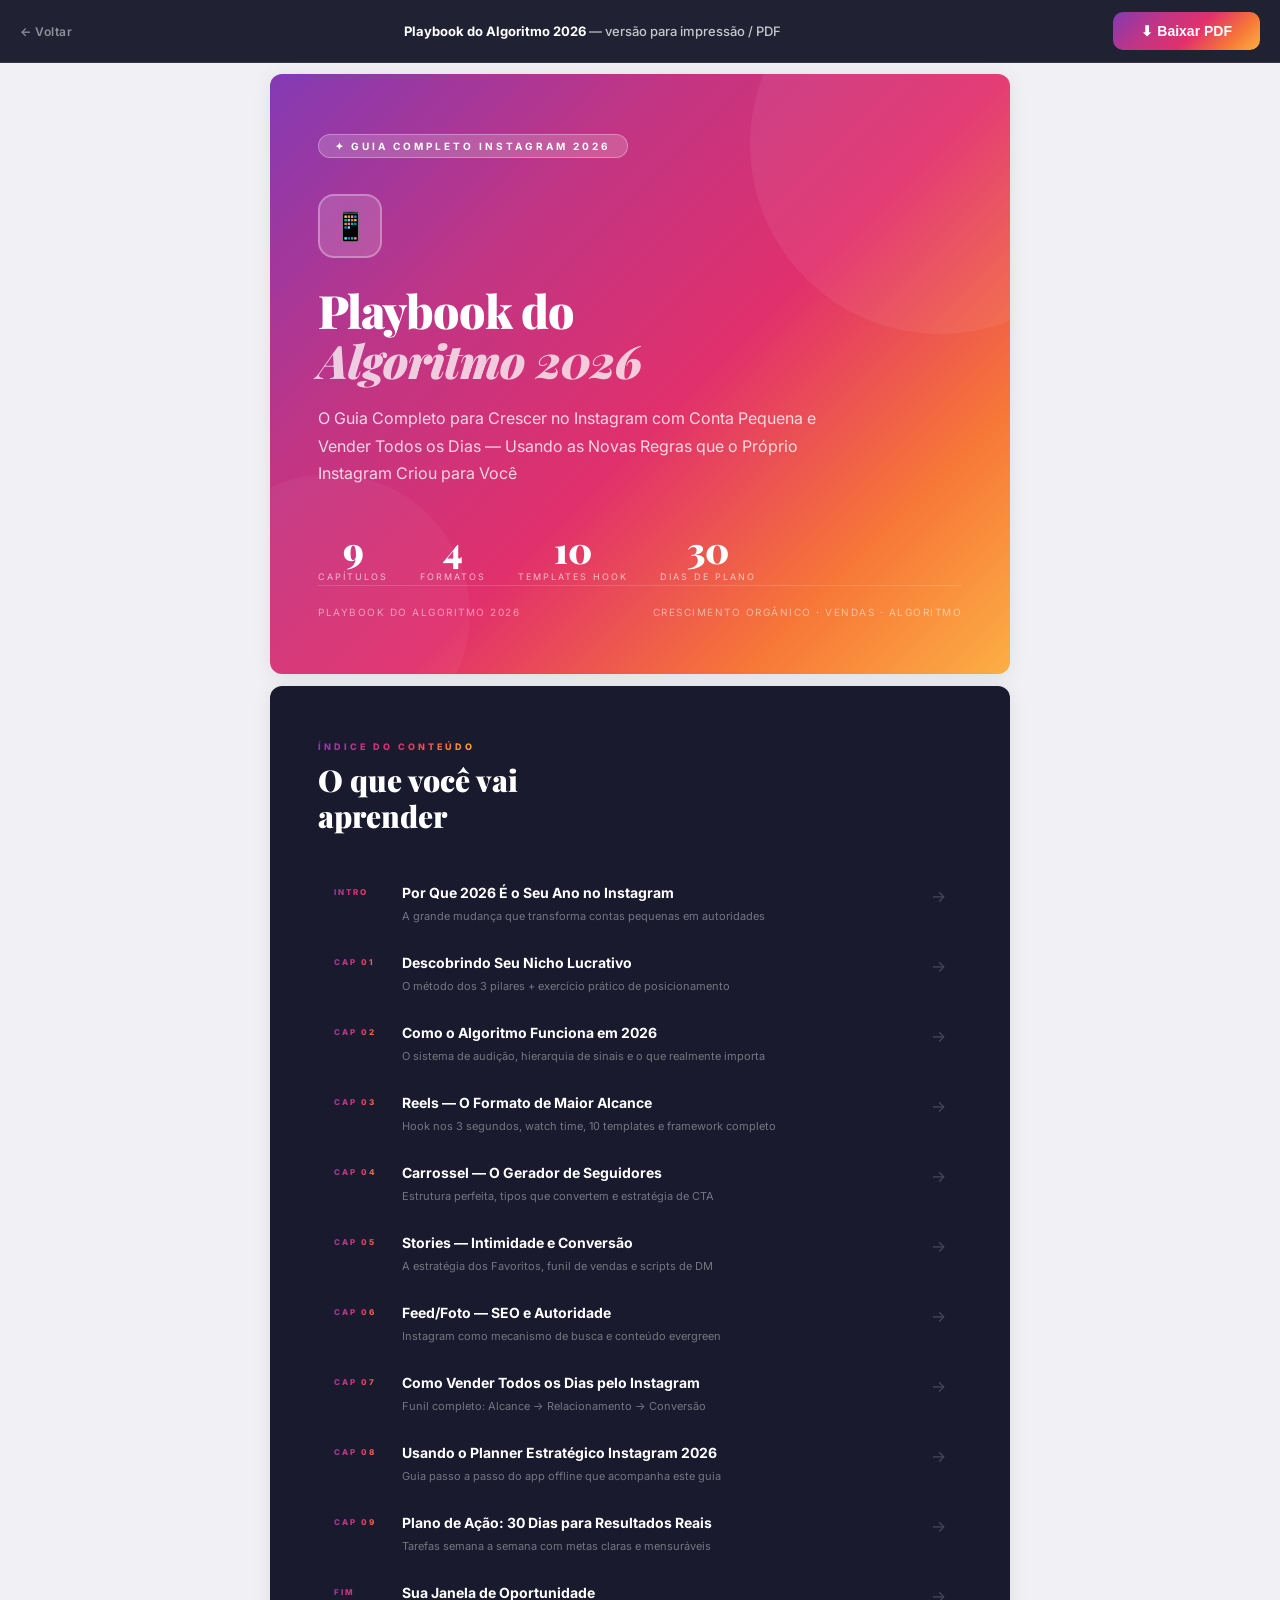
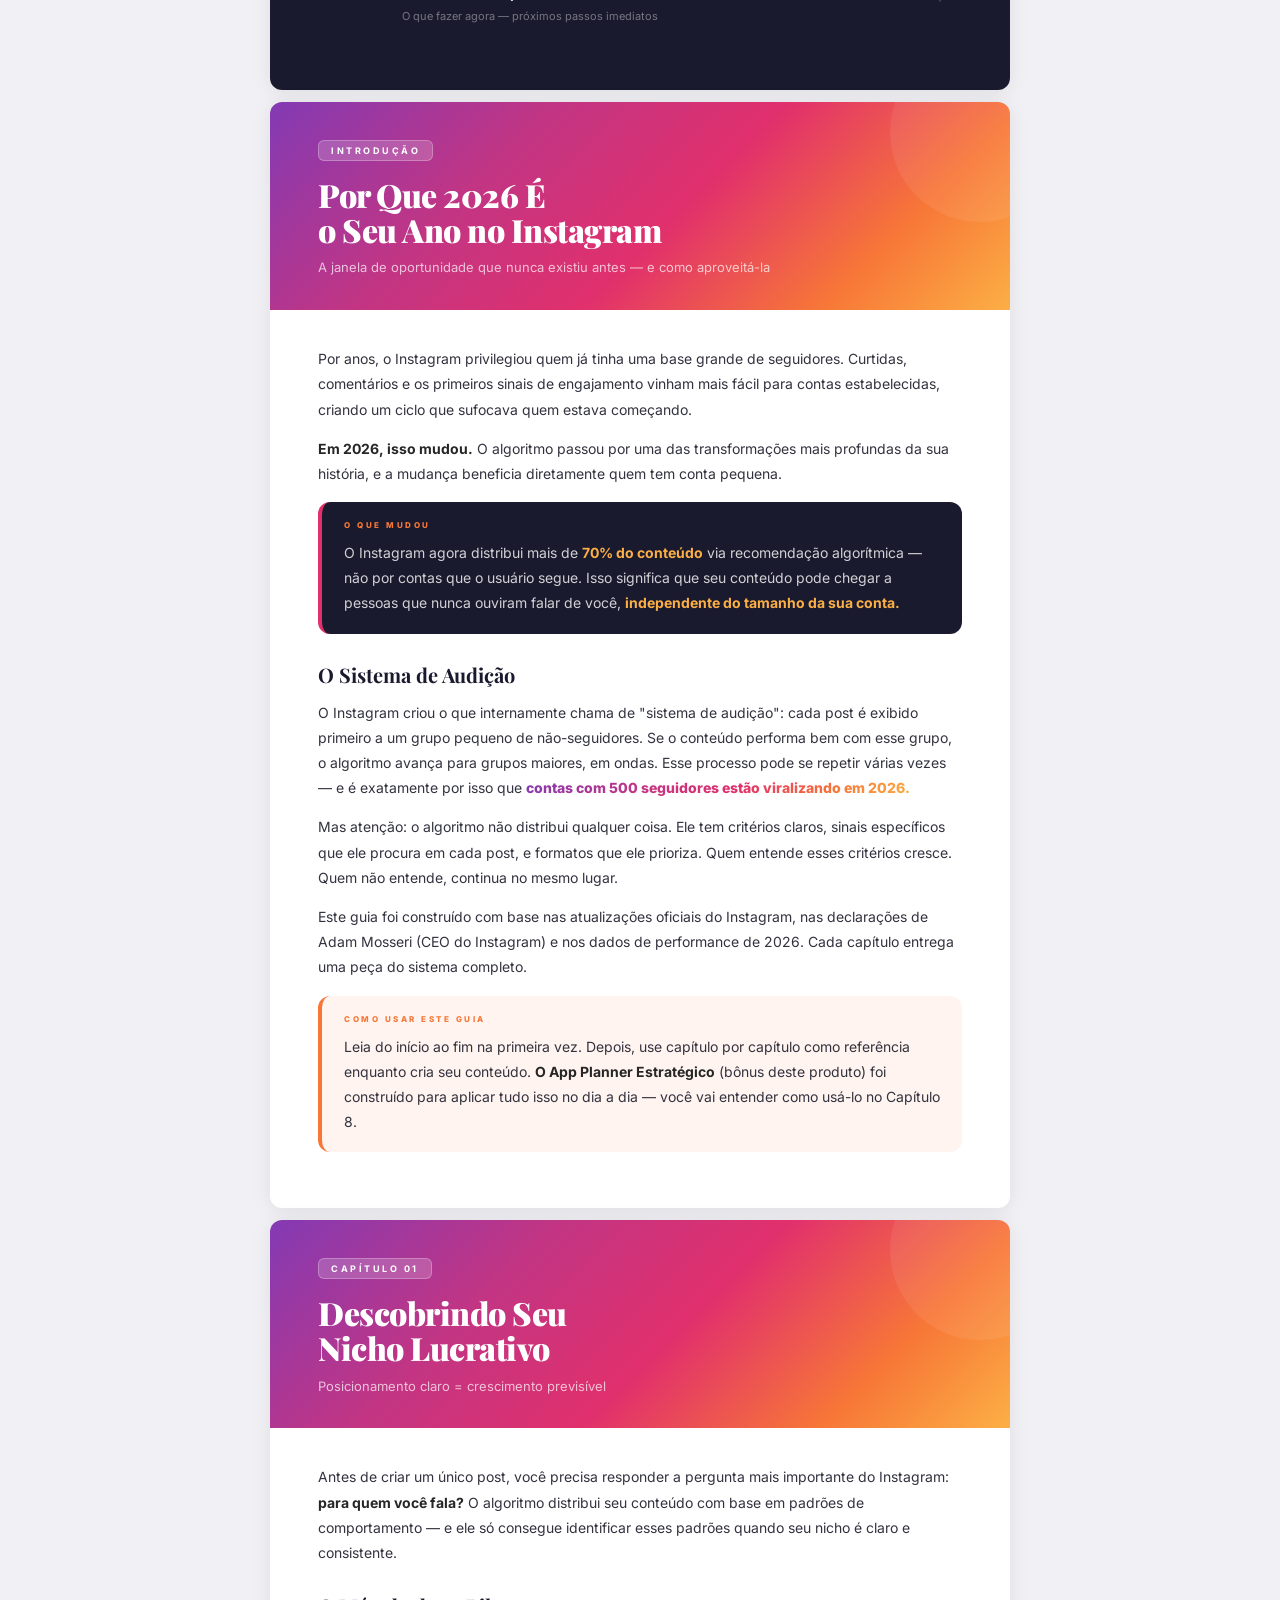
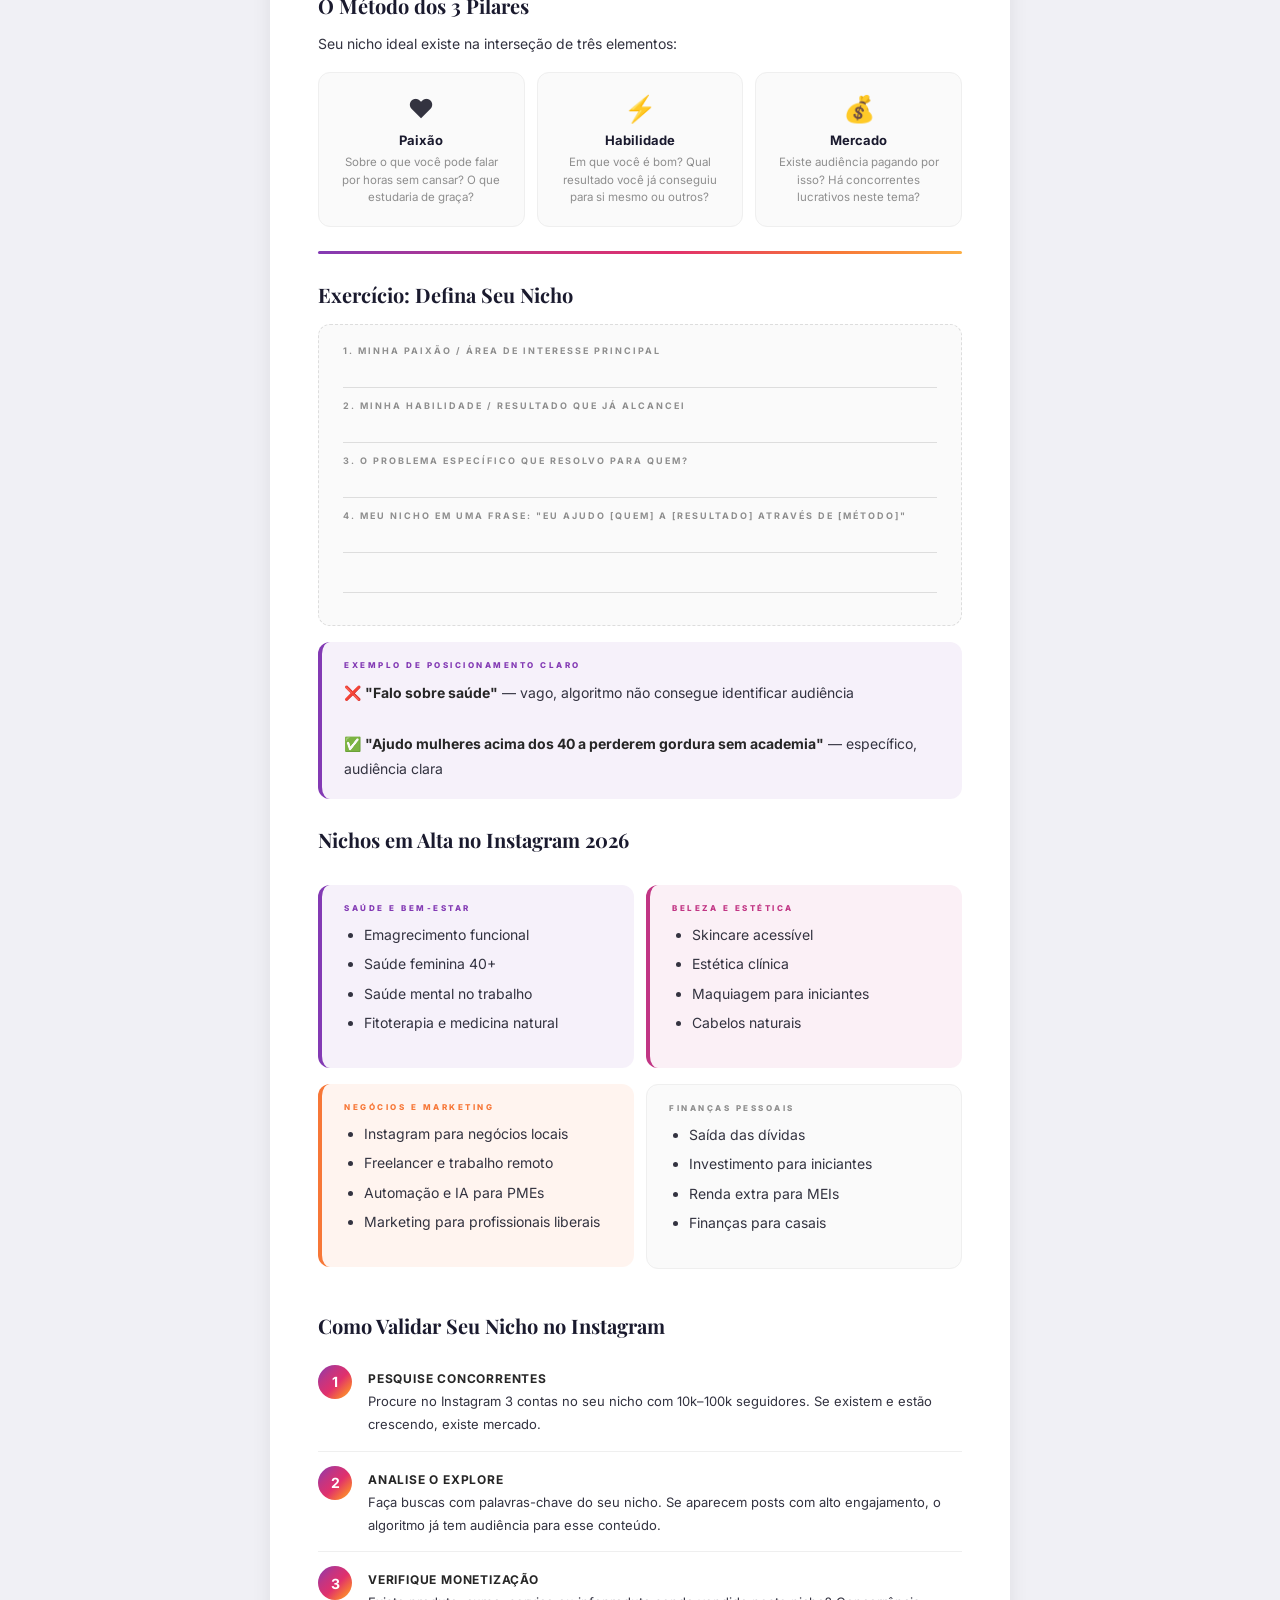
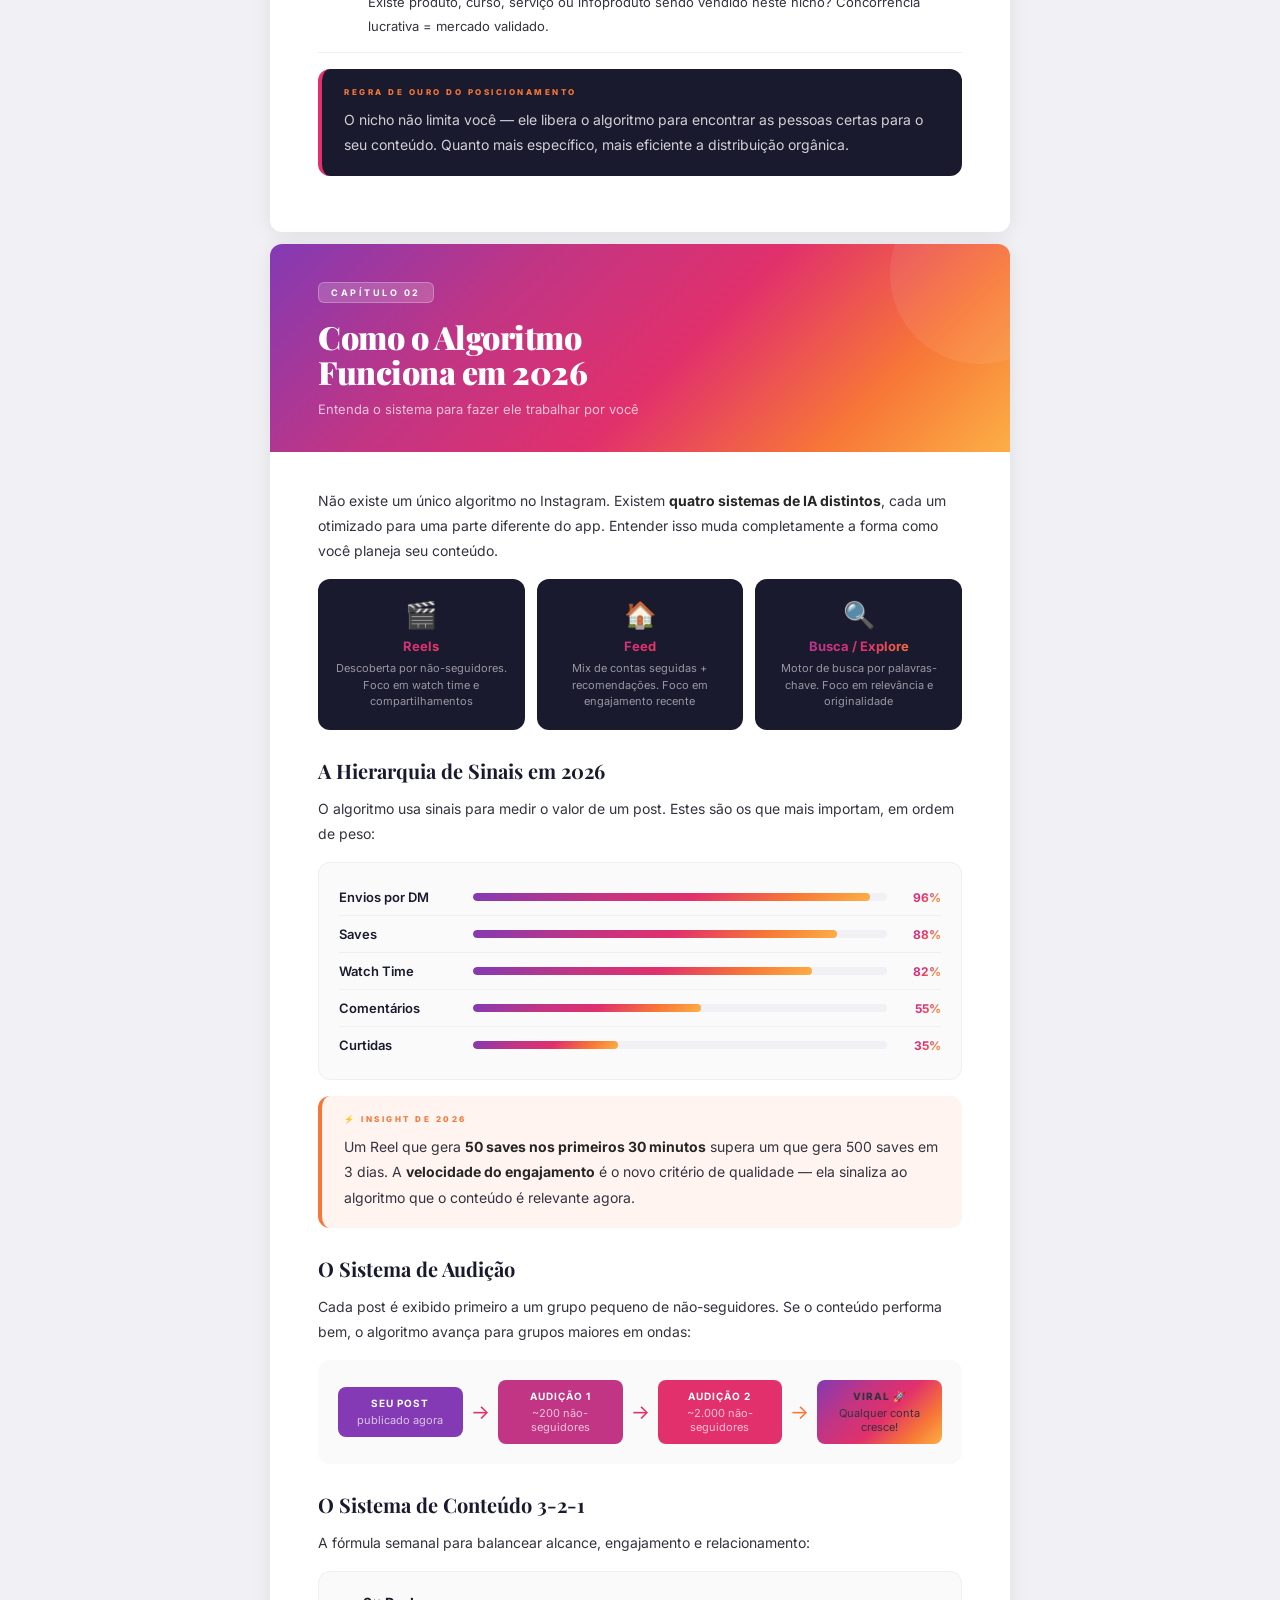
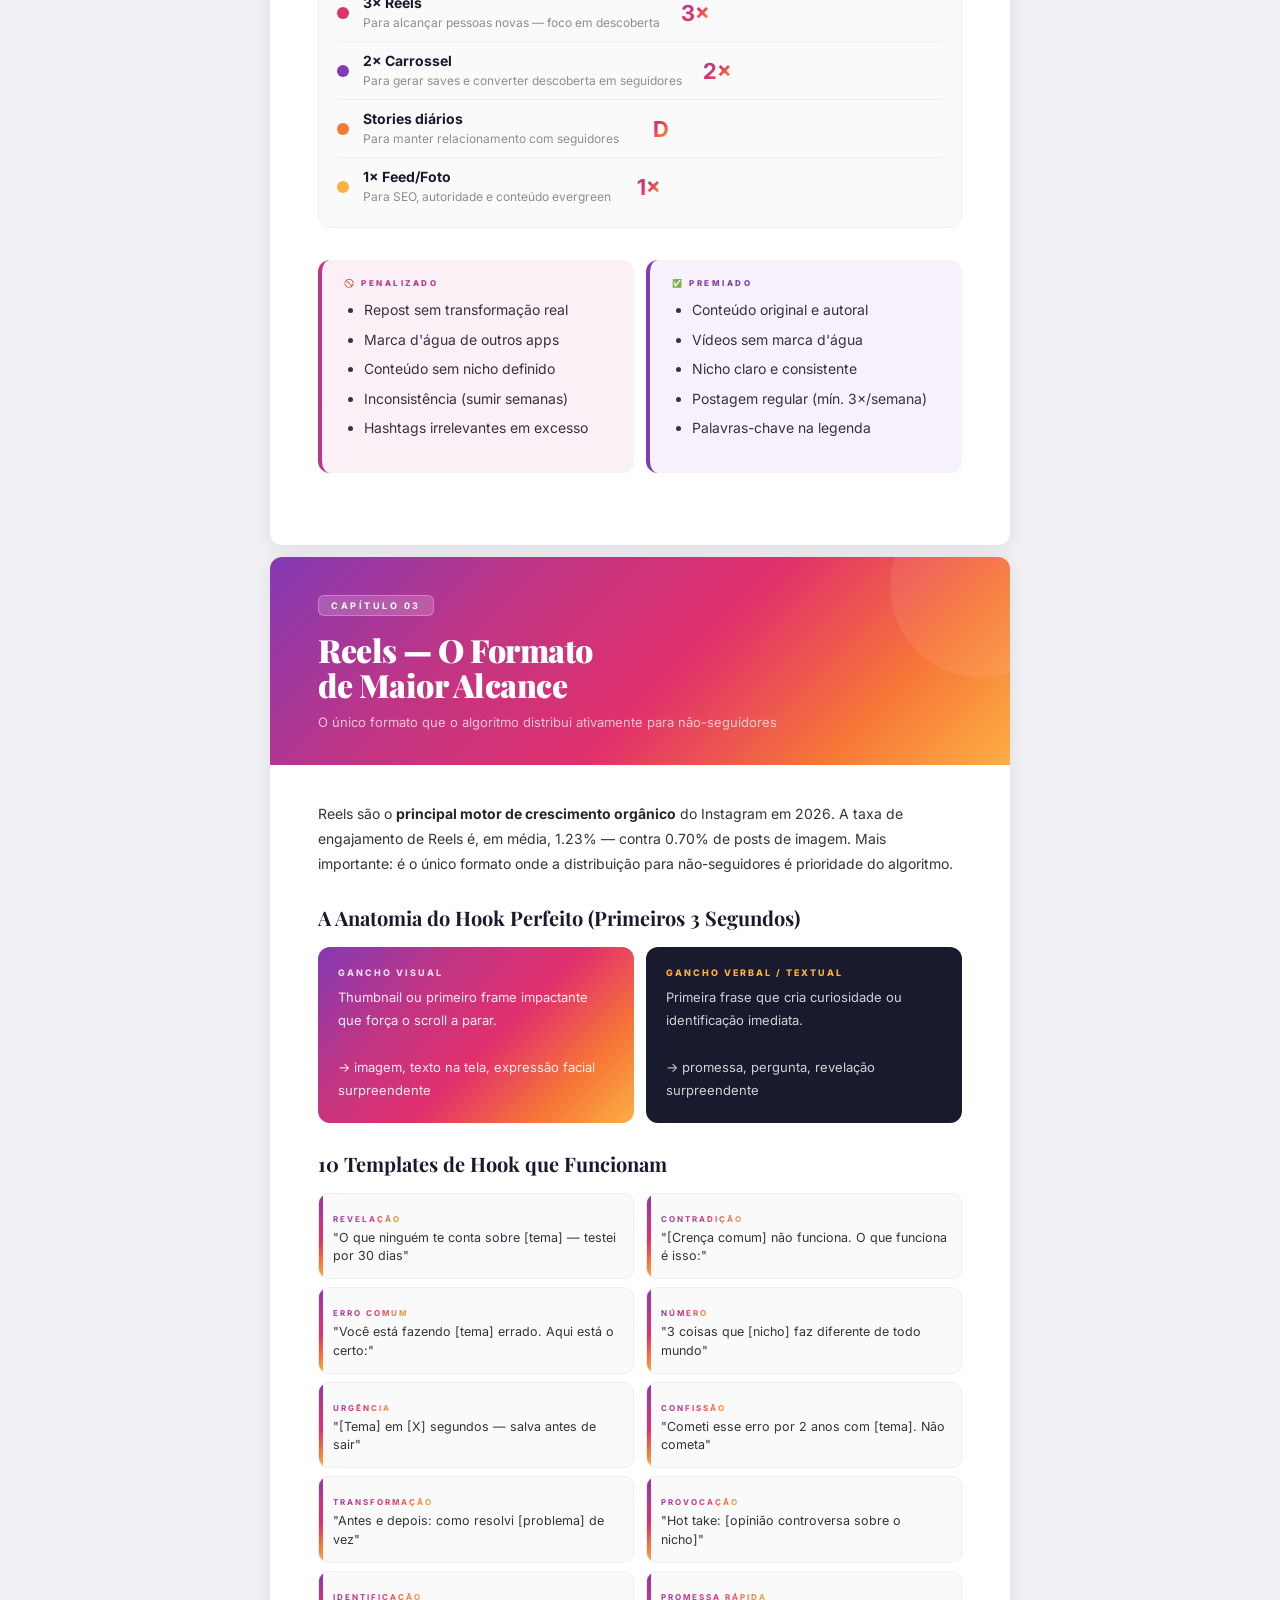
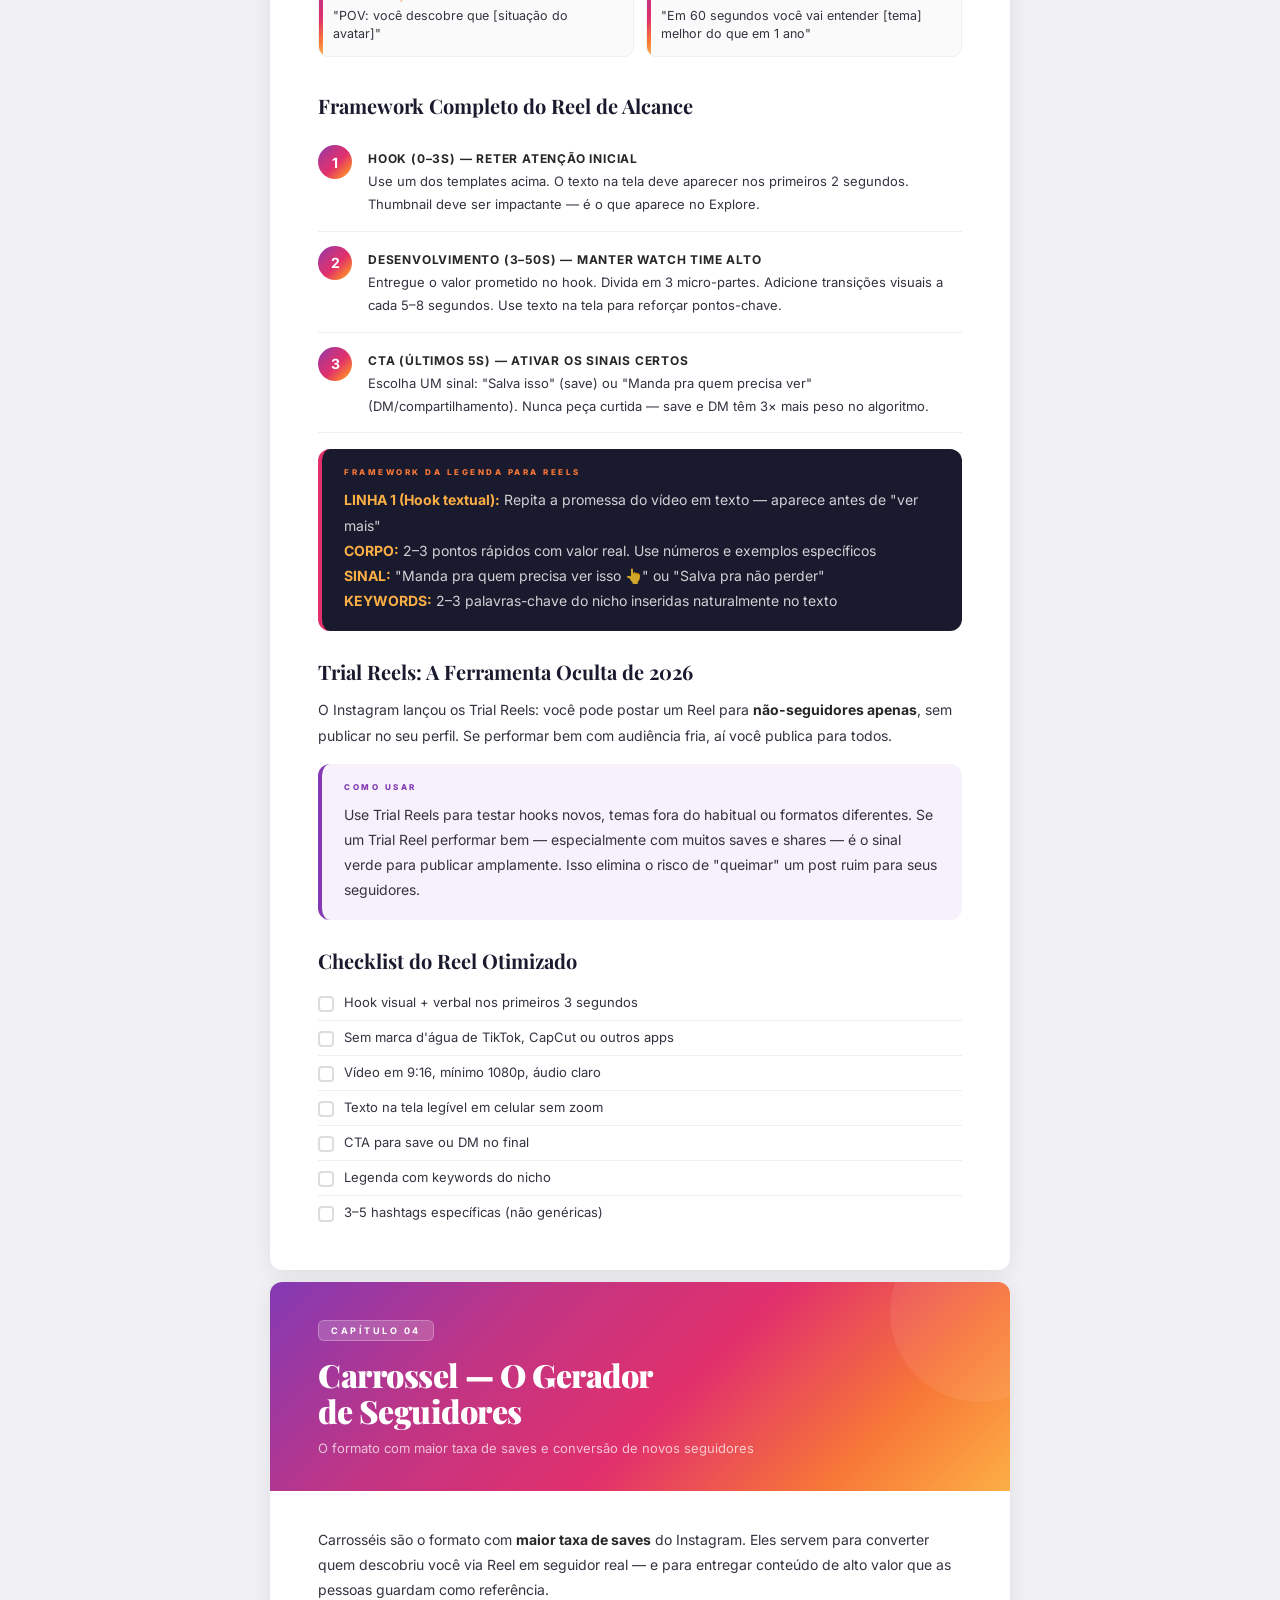
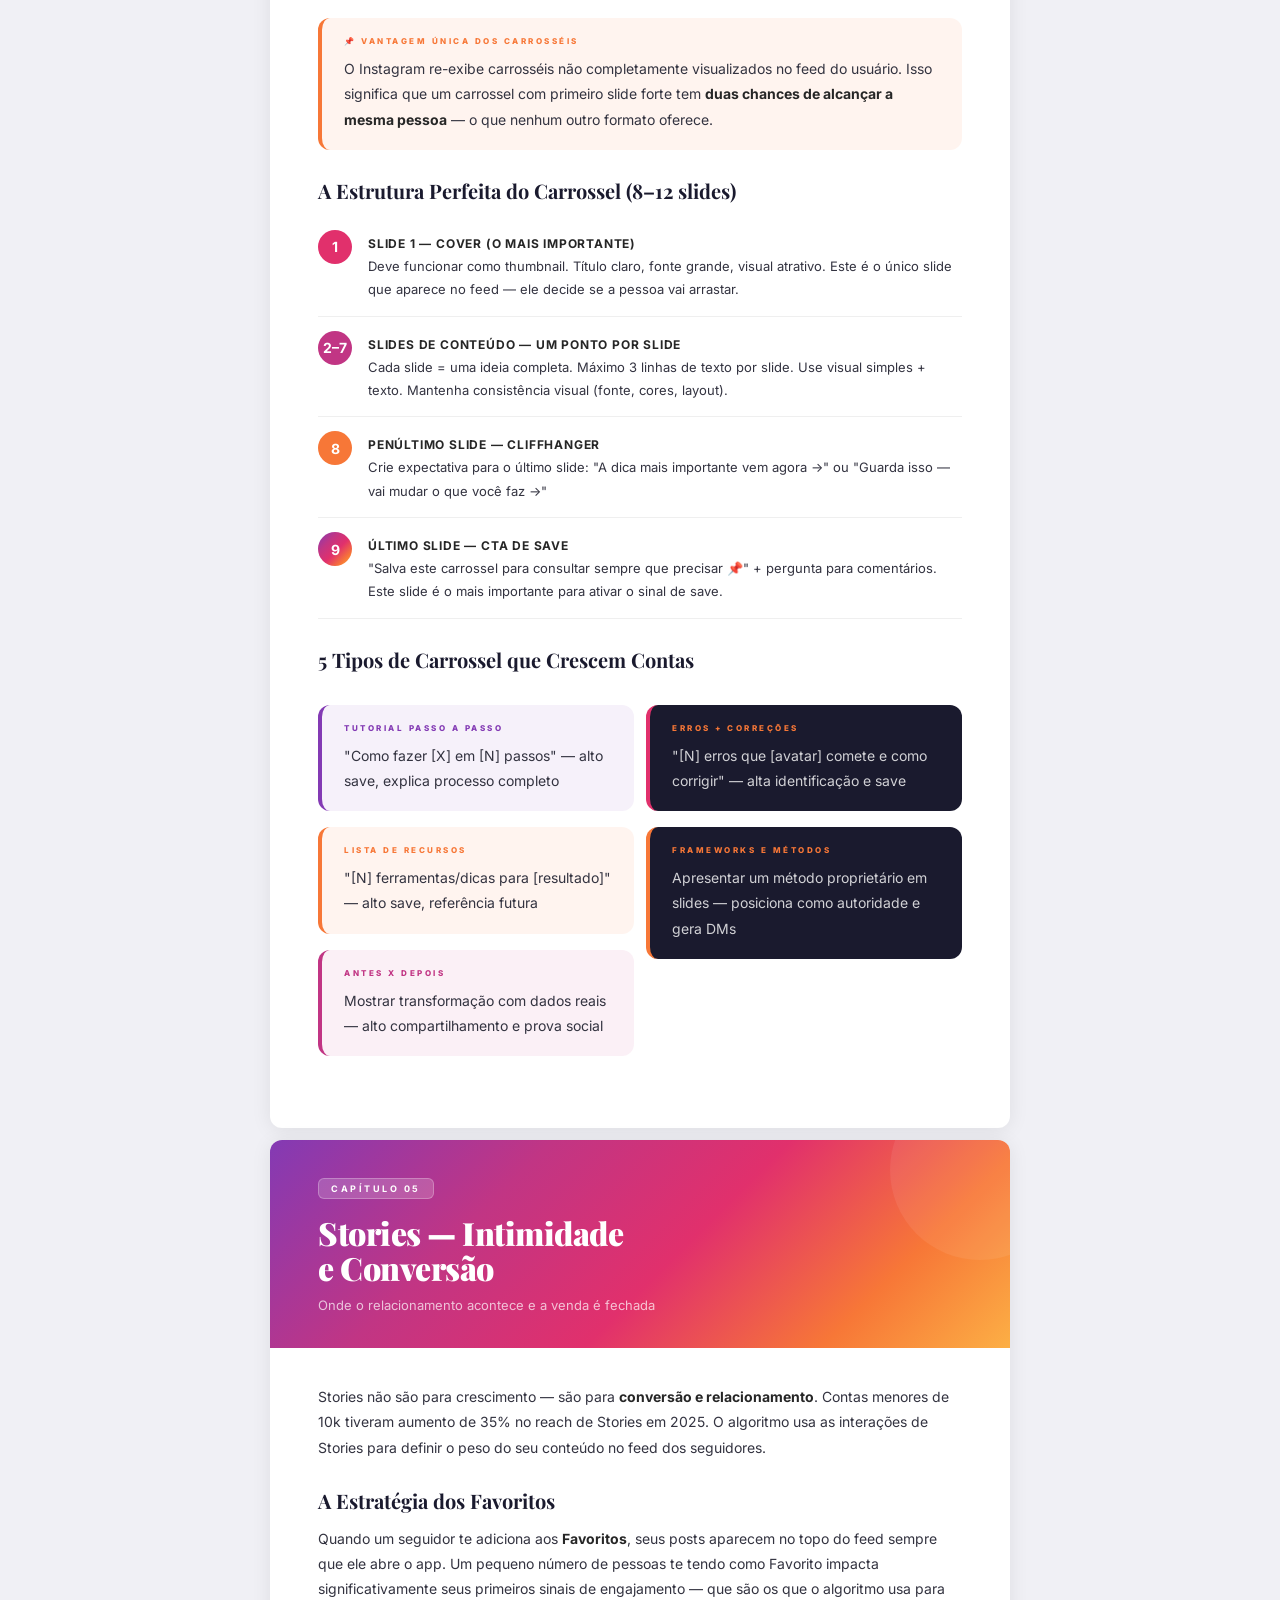
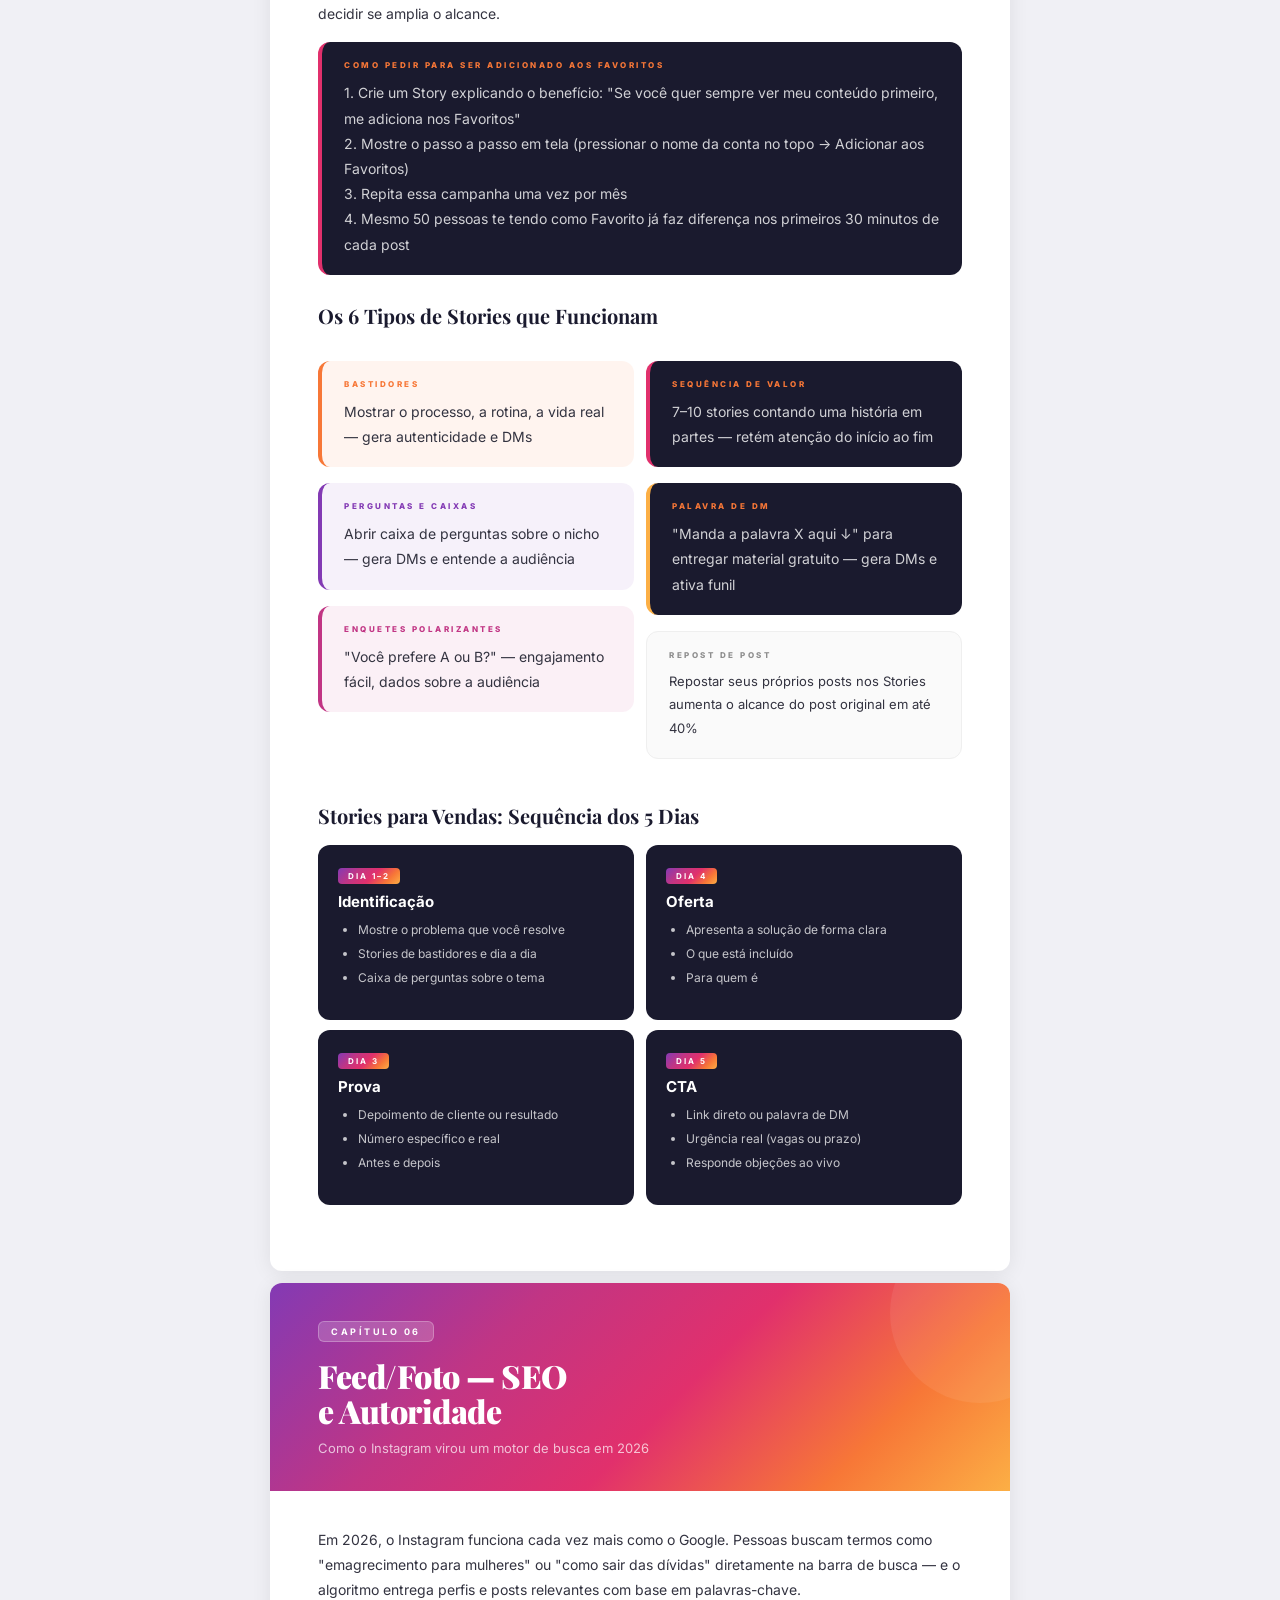
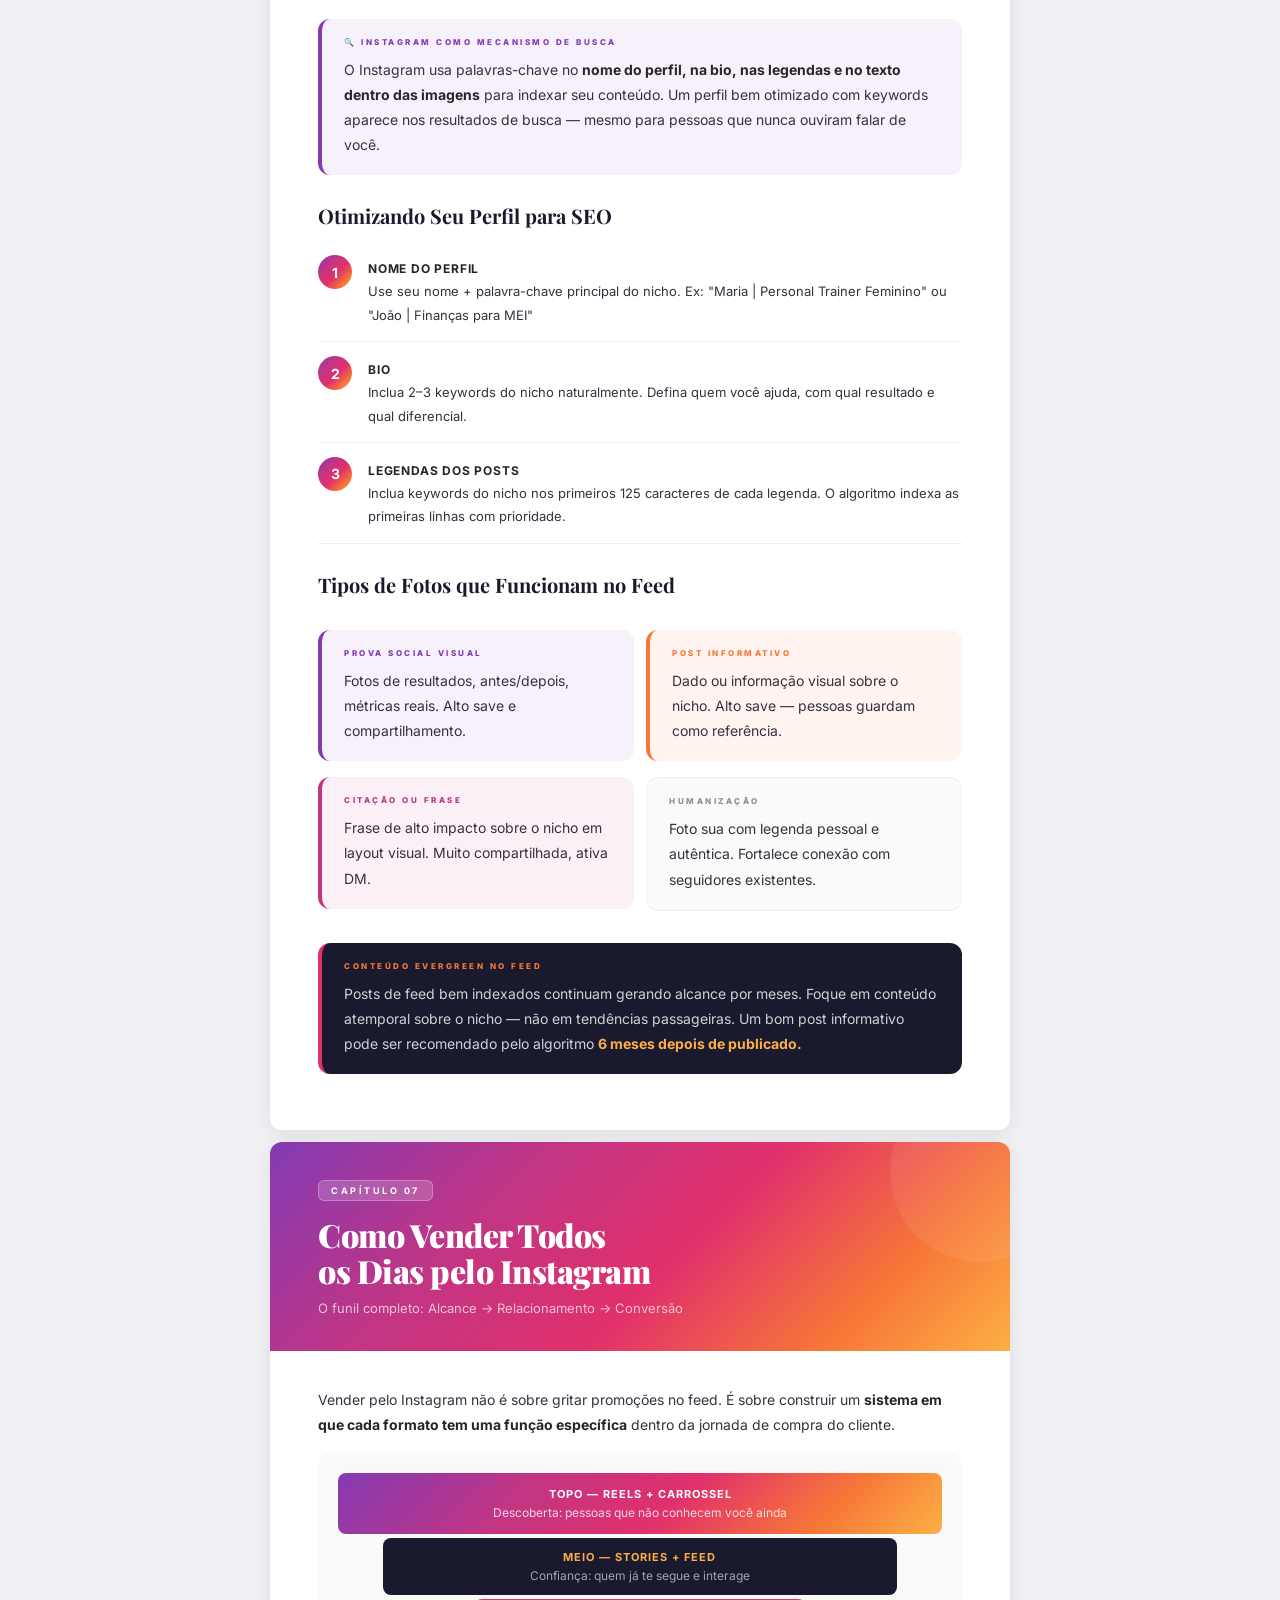
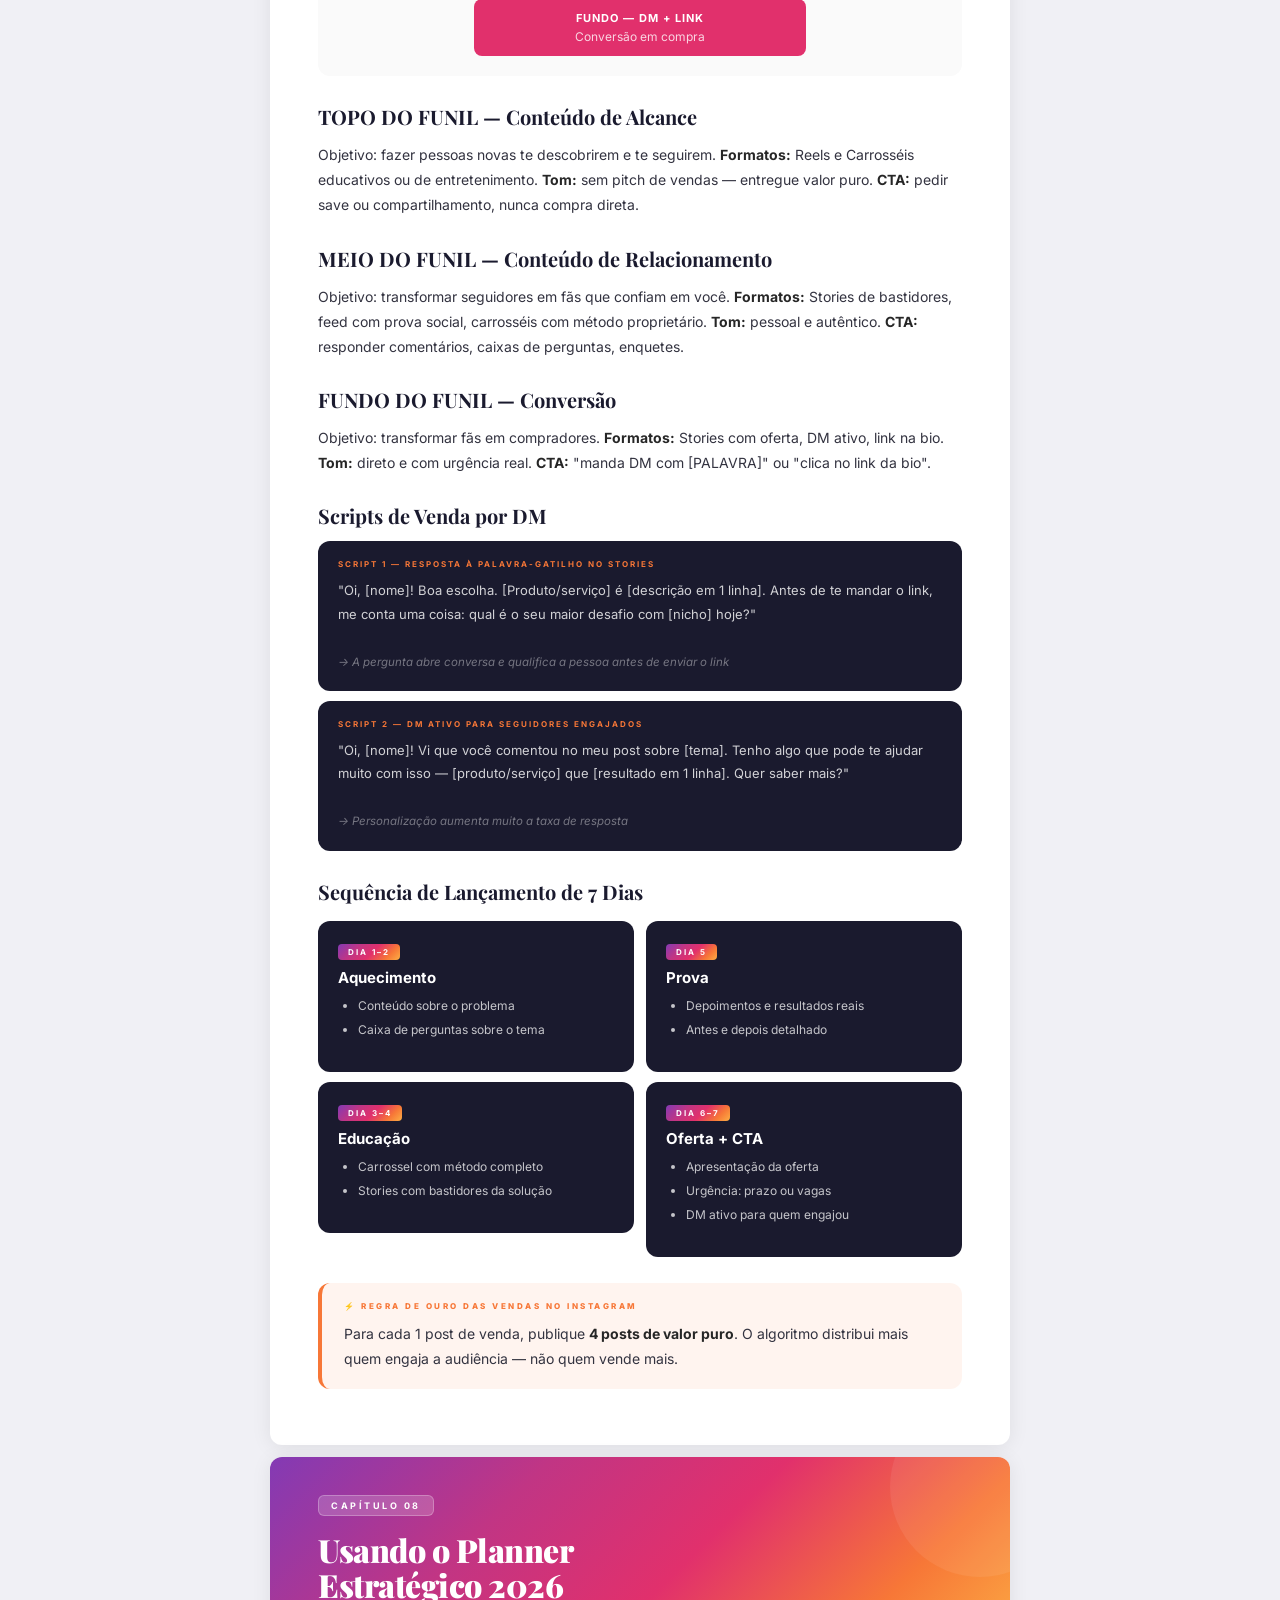
<file: produto/playbook-pdf.html>
<!DOCTYPE html>
<html lang="pt-BR">
<head>
<meta charset="UTF-8">
<meta name="viewport" content="width=device-width, initial-scale=1.0">
<title>Playbook do Algoritmo 2026 — Download PDF</title>
<link rel="preconnect" href="https://fonts.googleapis.com">
<link href="https://fonts.googleapis.com/css2?family=Inter:wght@400;500;600;700;800;900&family=Playfair+Display:ital,wght@0,700;0,900;1,700&display=swap" rel="stylesheet">
<style>
/* ═══════════════════════════════════
   VARIÁVEIS E BASE
═══════════════════════════════════ */
:root {
  --ig1: #833AB4;
  --ig2: #C13584;
  --ig3: #E1306C;
  --ig4: #F77737;
  --ig5: #FCAF45;
  --ig-grad: linear-gradient(135deg, #833AB4 0%, #C13584 30%, #E1306C 55%, #F77737 80%, #FCAF45 100%);
  --ig-grad-h: linear-gradient(90deg, #833AB4, #C13584, #E1306C, #F77737, #FCAF45);
  --dark: #1A1A2E;
  --dark2: #262626;
  --body-text: #333340;
  --muted: #8E8E8E;
  --light: #FAFAFA;
  --white: #FFFFFF;
  --border: #EFEFEF;
  --tint-purple: rgba(131,58,180,.07);
  --tint-pink: rgba(193,53,132,.07);
  --tint-orange: rgba(247,119,55,.08);
}

*,*::before,*::after{box-sizing:border-box;margin:0;padding:0}
html{scroll-behavior:smooth}
body{
  font-family:'Inter',sans-serif;
  background:#F0F0F5;
  color:var(--body-text);
  -webkit-print-color-adjust:exact;
  print-color-adjust:exact;
}

/* ═══════════════════════════════════
   BOTÃO DOWNLOAD (screen only)
═══════════════════════════════════ */
.download-bar{
  position:fixed;top:0;left:0;right:0;z-index:9999;
  background:rgba(26,26,46,.97);
  backdrop-filter:blur(12px);
  border-bottom:1px solid rgba(255,255,255,.1);
  padding:12px 20px;
  display:flex;align-items:center;justify-content:space-between;
  gap:12px;
}
.download-bar-info{font-size:13px;color:rgba(255,255,255,.75);font-weight:500}
.download-bar-info strong{color:#fff}
.btn-download{
  background:var(--ig-grad);
  color:#fff;font-weight:800;font-size:14px;
  padding:11px 28px;border-radius:10px;
  border:none;cursor:pointer;text-decoration:none;
  white-space:nowrap;transition:opacity .2s;
  display:inline-flex;align-items:center;gap:8px;
}
.btn-download:hover{opacity:.9}
.bar-back{
  color:rgba(255,255,255,.5);font-size:12px;font-weight:600;
  text-decoration:none;letter-spacing:.5px;transition:color .2s;
}
.bar-back:hover{color:#fff}

/* ═══════════════════════════════════
   WRAPPER
═══════════════════════════════════ */
.doc{
  max-width:780px;
  margin:0 auto;
  padding:74px 20px 60px;
}

/* ═══════════════════════════════════
   PÁGINAS
═══════════════════════════════════ */
.page{
  background:#fff;
  border-radius:12px;
  overflow:hidden;
  margin-bottom:12px;
  box-shadow:0 2px 20px rgba(0,0,0,.08);
  position:relative;
  page-break-after:always;
}
.page:last-child{page-break-after:avoid}

/* ═══════════════════════════════════
   CAPA
═══════════════════════════════════ */
.cover{
  background:var(--ig-grad);
  padding:60px 48px 56px;
  min-height:600px;
  display:flex;flex-direction:column;justify-content:space-between;
  position:relative;overflow:hidden;
}
.cover::before{
  content:'';position:absolute;
  top:-120px;right:-120px;
  width:380px;height:380px;
  border-radius:50%;
  background:rgba(255,255,255,.06);
}
.cover::after{
  content:'';position:absolute;
  bottom:-80px;left:-80px;
  width:280px;height:280px;
  border-radius:50%;
  background:rgba(255,255,255,.04);
}
.cover-body{position:relative;z-index:2;}
.cover-badge{
  display:inline-block;
  background:rgba(255,255,255,.18);
  border:1.5px solid rgba(255,255,255,.3);
  color:#fff;font-size:10px;font-weight:700;
  letter-spacing:3px;text-transform:uppercase;
  padding:5px 16px;border-radius:20px;
  margin-bottom:36px;
}
.cover-icon{
  width:64px;height:64px;
  background:rgba(255,255,255,.15);
  border:2px solid rgba(255,255,255,.3);
  border-radius:16px;
  display:flex;align-items:center;justify-content:center;
  font-size:28px;margin-bottom:28px;
}
.cover-title{
  font-family:'Playfair Display',Georgia,serif;
  font-size:46px;font-weight:900;line-height:1.08;
  color:#fff;letter-spacing:-1px;
  margin-bottom:20px;
}
.cover-title em{color:rgba(255,255,255,.75);font-style:italic}
.cover-sub{
  font-size:16px;color:rgba(255,255,255,.8);
  line-height:1.7;max-width:500px;
  margin-bottom:44px;
}
.cover-stats{
  display:flex;gap:32px;flex-wrap:wrap;
}
.cstat{text-align:center}
.cstat-n{
  font-family:'Playfair Display',serif;
  font-size:36px;font-weight:900;
  color:#fff;line-height:1;
}
.cstat-l{
  font-size:9px;color:rgba(255,255,255,.65);
  letter-spacing:2px;text-transform:uppercase;
  margin-top:4px;
}
.cover-foot{
  position:relative;z-index:2;
  display:flex;align-items:center;justify-content:space-between;
  border-top:1px solid rgba(255,255,255,.15);
  padding-top:20px;
}
.cover-foot-text{font-size:10px;color:rgba(255,255,255,.5);letter-spacing:1.5px;text-transform:uppercase}

/* ═══════════════════════════════════
   ÍNDICE
═══════════════════════════════════ */
.toc-page{background:var(--dark);padding:48px 48px 52px;}
.toc-label{
  font-size:9px;font-weight:800;letter-spacing:3px;
  text-transform:uppercase;margin-bottom:10px;
  background:var(--ig-grad);-webkit-background-clip:text;
  -webkit-text-fill-color:transparent;background-clip:text;
  display:inline-block;
}
.toc-title{
  font-family:'Playfair Display',serif;
  font-size:30px;font-weight:900;color:#fff;
  margin-bottom:36px;line-height:1.2;
}
.toc-grid{display:flex;flex-direction:column;gap:2px;}
.toc-item{
  display:flex;align-items:flex-start;gap:16px;
  padding:14px 16px;
  border-radius:10px;
  text-decoration:none;
  transition:background .2s;
}
.toc-item:hover{background:rgba(255,255,255,.05)}
.toc-num{
  font-size:8px;font-weight:800;letter-spacing:2px;
  text-transform:uppercase;min-width:52px;
  background:var(--ig-grad);-webkit-background-clip:text;
  -webkit-text-fill-color:transparent;background-clip:text;
  padding-top:3px;
}
.toc-info{flex:1}
.toc-info strong{
  display:block;font-size:14px;font-weight:700;
  color:#fff;margin-bottom:3px;
}
.toc-info span{font-size:11px;color:rgba(255,255,255,.4)}
.toc-arrow{
  color:rgba(255,255,255,.2);font-size:16px;
  padding-top:2px;transition:color .2s;
}
.toc-item:hover .toc-arrow{color:var(--ig4)}

/* ═══════════════════════════════════
   CAPÍTULO — HEADER INTERNO
═══════════════════════════════════ */
.chapter-hero{
  background:var(--ig-grad);
  padding:36px 48px 32px;
  position:relative;overflow:hidden;
}
.chapter-hero::after{
  content:'';position:absolute;
  top:-60px;right:-60px;
  width:180px;height:180px;
  border-radius:50%;
  background:rgba(255,255,255,.07);
}
.ch-tag{
  display:inline-block;
  background:rgba(255,255,255,.18);
  border:1px solid rgba(255,255,255,.25);
  color:#fff;font-size:9px;font-weight:700;
  letter-spacing:2.5px;text-transform:uppercase;
  padding:4px 12px;border-radius:6px;margin-bottom:16px;
  position:relative;z-index:2;
}
.ch-title{
  font-family:'Playfair Display',serif;
  font-size:32px;font-weight:900;color:#fff;
  line-height:1.1;letter-spacing:-.5px;
  position:relative;z-index:2;margin-bottom:10px;
}
.ch-sub{
  font-size:13px;color:rgba(255,255,255,.7);
  position:relative;z-index:2;line-height:1.6;
}

/* INTRO ALTERNATIVO (dark) */
.chapter-hero.dark{background:var(--dark)}

/* ═══════════════════════════════════
   CONTEÚDO DOS CAPÍTULOS
═══════════════════════════════════ */
.chapter-body{padding:36px 48px 40px}

h3{
  font-family:'Playfair Display',serif;
  font-size:20px;font-weight:700;color:var(--dark);
  margin:28px 0 12px;line-height:1.3;
}
h3:first-child{margin-top:0}
h4{
  font-size:12px;font-weight:700;color:var(--dark2);
  text-transform:uppercase;letter-spacing:.8px;
  margin:16px 0 6px;
}
p{
  font-size:14px;line-height:1.8;color:var(--body-text);
  margin-bottom:14px;
}
p:last-child{margin-bottom:0}
strong{color:var(--dark2)}
ul,ol{padding-left:20px;margin-bottom:14px}
li{font-size:14px;line-height:1.75;color:var(--body-text);margin-bottom:5px}

/* GRADIENT TEXT HELPER */
.grad-text{
  background:var(--ig-grad);
  -webkit-background-clip:text;
  -webkit-text-fill-color:transparent;
  background-clip:text;
  font-weight:800;
}

/* DIVIDER */
.ig-divider{
  height:3px;
  background:var(--ig-grad);
  border-radius:2px;
  margin:24px 0;
}

/* ═══════════════════════════════════
   CALLOUT BOXES
═══════════════════════════════════ */
.box{border-radius:12px;padding:18px 22px;margin:16px 0}
.box-label{
  display:block;font-size:8px;font-weight:800;
  letter-spacing:2.5px;text-transform:uppercase;
  margin-bottom:10px;
}
.box-purple{
  background:var(--tint-purple);
  border-left:4px solid var(--ig1);
}
.box-purple .box-label{color:var(--ig1)}
.box-pink{
  background:var(--tint-pink);
  border-left:4px solid var(--ig2);
}
.box-pink .box-label{color:var(--ig2)}
.box-orange{
  background:var(--tint-orange);
  border-left:4px solid var(--ig4);
}
.box-orange .box-label{color:var(--ig4)}
.box-dark{
  background:var(--dark);
  border-left:4px solid var(--ig3);
}
.box-dark p,.box-dark li{color:rgba(255,255,255,.8)}
.box-dark h4,.box-dark strong{color:#fff}
.box-dark .box-label{color:var(--ig4)}
.box-light{
  background:var(--light);
  border:1px solid var(--border);
  border-radius:12px;
  padding:18px 22px;margin:16px 0;
}

/* ═══════════════════════════════════
   GRID DE CARDS
═══════════════════════════════════ */
.two-col{display:grid;grid-template-columns:1fr 1fr;gap:12px;margin:16px 0}
.three-col{display:grid;grid-template-columns:1fr 1fr 1fr;gap:12px;margin:16px 0}

/* FORMAT CARDS */
.fmt-card{
  background:var(--dark);border-radius:12px;
  padding:20px 16px;text-align:center;
}
.fmt-card .icon{font-size:26px;display:block;margin-bottom:8px}
.fmt-card .name{
  font-size:13px;font-weight:700;margin-bottom:6px;
  background:var(--ig-grad);
  -webkit-background-clip:text;-webkit-text-fill-color:transparent;
  background-clip:text;
}
.fmt-card p{font-size:11px;color:rgba(255,255,255,.55);margin:0;line-height:1.5}

/* ICON BOX */
.icon-box{
  background:var(--light);border:1px solid var(--border);
  border-radius:12px;padding:20px 16px;text-align:center;
}
.icon-box .ib-icon{font-size:26px;display:block;margin-bottom:8px}
.icon-box .ib-title{font-size:13px;font-weight:700;color:var(--dark);margin-bottom:6px}
.icon-box p{font-size:11.5px;color:var(--muted);margin:0;line-height:1.5}

/* ═══════════════════════════════════
   SINAIS (BARRAS)
═══════════════════════════════════ */
.signal-row{
  display:grid;
  grid-template-columns:120px 1fr 40px;
  align-items:center;gap:14px;
  padding:10px 0;
  border-bottom:1px solid var(--border);
}
.signal-row:last-child{border-bottom:none}
.signal-label{font-size:13px;font-weight:600;color:var(--dark)}
.signal-bar{height:8px;background:#F0F0F5;border-radius:4px;overflow:hidden}
.signal-bar-fill{height:100%;border-radius:4px;background:var(--ig-grad)}
.signal-pct{font-size:12px;font-weight:700;text-align:right;
  background:var(--ig-grad);-webkit-background-clip:text;
  -webkit-text-fill-color:transparent;background-clip:text}

/* ═══════════════════════════════════
   HOOKS
═══════════════════════════════════ */
.hook-item{
  background:var(--light);border:1px solid var(--border);
  border-radius:10px;padding:12px 14px;margin-bottom:8px;
  position:relative;overflow:hidden;
}
.hook-item::before{
  content:'';position:absolute;left:0;top:0;bottom:0;width:4px;
  background:var(--ig-grad);
}
.hook-type{
  font-size:8px;font-weight:700;text-transform:uppercase;
  letter-spacing:2px;margin-bottom:5px;
  background:var(--ig-grad);-webkit-background-clip:text;
  -webkit-text-fill-color:transparent;background-clip:text;
  display:inline-block;
}
.hook-item p{font-size:12.5px;color:var(--body-text);margin:0;line-height:1.5}

/* ═══════════════════════════════════
   STEP BLOCKS
═══════════════════════════════════ */
.step-block{
  display:flex;gap:16px;align-items:flex-start;
  padding:14px 0;border-bottom:1px solid var(--border);
}
.step-block:last-of-type{border-bottom:none}
.step-num{
  width:34px;height:34px;border-radius:50%;
  background:var(--ig-grad);
  color:#fff;font-size:14px;font-weight:700;
  display:flex;align-items:center;justify-content:center;
  flex-shrink:0;
}
.step-content h4{margin-top:6px;margin-bottom:4px}
.step-content p{margin:0;font-size:13px}

/* ═══════════════════════════════════
   WEEK CARDS
═══════════════════════════════════ */
.week-card{
  background:var(--dark);border-radius:12px;
  padding:18px 20px;margin-bottom:10px;
}
.week-label{
  display:inline-block;
  background:var(--ig-grad);
  color:#fff;font-size:8px;font-weight:700;
  letter-spacing:2px;text-transform:uppercase;
  padding:3px 10px;border-radius:4px;margin-bottom:8px;
}
.week-title{font-size:15px;font-weight:700;color:#fff;margin-bottom:8px}
.week-card ul li{color:rgba(255,255,255,.75);font-size:12px;margin-bottom:3px}

/* ═══════════════════════════════════
   FUNIL SVG WRAPPER
═══════════════════════════════════ */
.funnel-wrap{background:var(--light);border-radius:12px;padding:20px;margin:16px 0}

/* ═══════════════════════════════════
   NICHE EXERCISE
═══════════════════════════════════ */
.niche-exercise{
  background:var(--light);border:1.5px dashed #DDD;
  border-radius:12px;padding:20px 24px;margin:16px 0;
}
.niche-exercise .ex-label{
  font-size:9px;font-weight:700;letter-spacing:2px;
  text-transform:uppercase;color:var(--muted);margin-bottom:4px;
}
.niche-exercise .ex-line{
  border-bottom:1.5px solid #DDD;height:28px;margin-bottom:12px;
}

/* CHECKLIST */
.check-item{
  display:flex;gap:10px;align-items:flex-start;
  padding:8px 0;border-bottom:1px solid var(--border);
  font-size:13px;
}
.check-item:last-child{border-bottom:none}
.check-box{
  width:16px;height:16px;border:2px solid #DDD;
  border-radius:4px;flex-shrink:0;margin-top:2px;
}

/* MIX SYSTEM */
.mix-row{
  display:flex;align-items:center;gap:14px;
  padding:10px 0;border-bottom:1px solid var(--border);
}
.mix-row:last-child{border-bottom:none}
.mix-dot{width:12px;height:12px;border-radius:50%;flex-shrink:0}
.mix-info strong{font-size:14px;color:var(--dark);display:block}
.mix-info span{font-size:12px;color:var(--muted)}
.mix-freq{font-size:22px;font-weight:700;min-width:36px;text-align:right;
  background:var(--ig-grad);-webkit-background-clip:text;
  -webkit-text-fill-color:transparent;background-clip:text}

/* TAB GUIDE (App) */
.tab-guide{
  background:var(--light);border:1px solid var(--border);
  border-radius:10px;padding:16px 18px;margin-bottom:10px;
}
.tab-name{font-size:13px;font-weight:700;color:var(--dark);margin-bottom:6px}
.tab-guide p{font-size:12.5px;color:var(--body-text);margin:0}

/* CONCLUSÃO FINAL */
.quote-final{
  font-family:'Playfair Display',serif;
  font-size:20px;font-weight:700;color:var(--dark);
  text-align:center;line-height:1.5;
  padding:28px 24px;
  background:var(--light);
  border-radius:12px;margin:20px 0;
  position:relative;
}
.quote-final::before{
  content:'';position:absolute;
  inset:0;border-radius:12px;
  border:2px solid transparent;
  background:var(--ig-grad) border-box;
  -webkit-mask:linear-gradient(#fff 0 0) padding-box, linear-gradient(#fff 0 0);
  -webkit-mask-composite:destination-out;
  mask-composite:exclude;
}

/* CHIPS */
.chip{
  display:inline-block;
  background:var(--ig-grad);color:#fff;
  font-size:10px;font-weight:700;
  padding:4px 12px;border-radius:20px;
  margin:3px 2px;
}

/* ═══════════════════════════════════
   SCRIPTS DM
═══════════════════════════════════ */
.dm-script{
  background:var(--dark);border-radius:12px;
  padding:18px 20px;margin-bottom:10px;
}
.dm-script .script-label{
  font-size:8px;font-weight:700;letter-spacing:2px;
  text-transform:uppercase;color:var(--ig4);margin-bottom:10px;display:block;
}
.dm-script p{color:rgba(255,255,255,.8);font-size:13px}
.dm-script em{color:rgba(255,255,255,.4);font-size:11.5px}

/* ═══════════════════════════════════
   PRINT STYLES
═══════════════════════════════════ */
@media print{
  body{background:#fff}
  .download-bar{display:none}
  .doc{padding:0;max-width:100%;margin:0}
  .page{
    border-radius:0;margin:0;box-shadow:none;
    width:210mm;min-height:297mm;
  }
  .cover{min-height:297mm}
  .toc-page{min-height:297mm}
  h3{page-break-after:avoid}
  .step-block,.hook-item,.week-card{page-break-inside:avoid}
}

/* ═══════════════════════════════════
   RESPONSIVE SMALL
═══════════════════════════════════ */
@media(max-width:600px){
  .two-col,.three-col{grid-template-columns:1fr}
  .cover{padding:40px 28px 36px}
  .chapter-body,.chapter-hero,.toc-page{padding-left:24px;padding-right:24px}
  .cover-title{font-size:32px}
  .ch-title{font-size:26px}
  .signal-row{grid-template-columns:90px 1fr 36px}
}
</style>
</head>
<body>

<!-- ═══════════════════════════════════
     BARRA DE DOWNLOAD
═══════════════════════════════════ -->
<div class="download-bar">
  <span class="bar-back" onclick="window.history.back()">← Voltar</span>
  <div class="download-bar-info"><strong>Playbook do Algoritmo 2026</strong> — versão para impressão / PDF</div>
  <button class="btn-download" onclick="window.print()">⬇ Baixar PDF</button>
</div>

<div class="doc">

<!-- ═══════════════════════════════════
     CAPA
═══════════════════════════════════ -->
<div class="page" id="capa">
  <div class="cover">
    <div class="cover-body">
      <div class="cover-badge">✦ Guia Completo Instagram 2026</div>
      <div class="cover-icon">📱</div>
      <h1 class="cover-title">Playbook do<br><em>Algoritmo 2026</em></h1>
      <p class="cover-sub">O Guia Completo para Crescer no Instagram com Conta Pequena e Vender Todos os Dias — Usando as Novas Regras que o Próprio Instagram Criou para Você</p>
      <div class="cover-stats">
        <div class="cstat"><div class="cstat-n">9</div><div class="cstat-l">Capítulos</div></div>
        <div class="cstat"><div class="cstat-n">4</div><div class="cstat-l">Formatos</div></div>
        <div class="cstat"><div class="cstat-n">10</div><div class="cstat-l">Templates Hook</div></div>
        <div class="cstat"><div class="cstat-n">30</div><div class="cstat-l">Dias de Plano</div></div>
      </div>
    </div>
    <div class="cover-foot">
      <span class="cover-foot-text">Playbook do Algoritmo 2026</span>
      <span class="cover-foot-text">Crescimento Orgânico · Vendas · Algoritmo</span>
    </div>
  </div>
</div>

<!-- ═══════════════════════════════════
     ÍNDICE
═══════════════════════════════════ -->
<div class="page" id="indice">
  <div class="toc-page">
    <div class="toc-label">Índice do Conteúdo</div>
    <div class="toc-title">O que você vai<br>aprender</div>
    <div class="toc-grid">
      <a class="toc-item" href="#intro">
        <div class="toc-num">INTRO</div>
        <div class="toc-info">
          <strong>Por Que 2026 É o Seu Ano no Instagram</strong>
          <span>A grande mudança que transforma contas pequenas em autoridades</span>
        </div>
        <div class="toc-arrow">→</div>
      </a>
      <a class="toc-item" href="#cap1">
        <div class="toc-num">CAP 01</div>
        <div class="toc-info">
          <strong>Descobrindo Seu Nicho Lucrativo</strong>
          <span>O método dos 3 pilares + exercício prático de posicionamento</span>
        </div>
        <div class="toc-arrow">→</div>
      </a>
      <a class="toc-item" href="#cap2">
        <div class="toc-num">CAP 02</div>
        <div class="toc-info">
          <strong>Como o Algoritmo Funciona em 2026</strong>
          <span>O sistema de audição, hierarquia de sinais e o que realmente importa</span>
        </div>
        <div class="toc-arrow">→</div>
      </a>
      <a class="toc-item" href="#cap3">
        <div class="toc-num">CAP 03</div>
        <div class="toc-info">
          <strong>Reels — O Formato de Maior Alcance</strong>
          <span>Hook nos 3 segundos, watch time, 10 templates e framework completo</span>
        </div>
        <div class="toc-arrow">→</div>
      </a>
      <a class="toc-item" href="#cap4">
        <div class="toc-num">CAP 04</div>
        <div class="toc-info">
          <strong>Carrossel — O Gerador de Seguidores</strong>
          <span>Estrutura perfeita, tipos que convertem e estratégia de CTA</span>
        </div>
        <div class="toc-arrow">→</div>
      </a>
      <a class="toc-item" href="#cap5">
        <div class="toc-num">CAP 05</div>
        <div class="toc-info">
          <strong>Stories — Intimidade e Conversão</strong>
          <span>A estratégia dos Favoritos, funil de vendas e scripts de DM</span>
        </div>
        <div class="toc-arrow">→</div>
      </a>
      <a class="toc-item" href="#cap6">
        <div class="toc-num">CAP 06</div>
        <div class="toc-info">
          <strong>Feed/Foto — SEO e Autoridade</strong>
          <span>Instagram como mecanismo de busca e conteúdo evergreen</span>
        </div>
        <div class="toc-arrow">→</div>
      </a>
      <a class="toc-item" href="#cap7">
        <div class="toc-num">CAP 07</div>
        <div class="toc-info">
          <strong>Como Vender Todos os Dias pelo Instagram</strong>
          <span>Funil completo: Alcance → Relacionamento → Conversão</span>
        </div>
        <div class="toc-arrow">→</div>
      </a>
      <a class="toc-item" href="#cap8">
        <div class="toc-num">CAP 08</div>
        <div class="toc-info">
          <strong>Usando o Planner Estratégico Instagram 2026</strong>
          <span>Guia passo a passo do app offline que acompanha este guia</span>
        </div>
        <div class="toc-arrow">→</div>
      </a>
      <a class="toc-item" href="#cap9">
        <div class="toc-num">CAP 09</div>
        <div class="toc-info">
          <strong>Plano de Ação: 30 Dias para Resultados Reais</strong>
          <span>Tarefas semana a semana com metas claras e mensuráveis</span>
        </div>
        <div class="toc-arrow">→</div>
      </a>
      <a class="toc-item" href="#conclusao">
        <div class="toc-num">FIM</div>
        <div class="toc-info">
          <strong>Sua Janela de Oportunidade</strong>
          <span>O que fazer agora — próximos passos imediatos</span>
        </div>
        <div class="toc-arrow">→</div>
      </a>
    </div>
  </div>
</div>

<!-- ═══════════════════════════════════
     INTRODUÇÃO
═══════════════════════════════════ -->
<div class="page" id="intro">
  <div class="chapter-hero">
    <div class="ch-tag">Introdução</div>
    <h2 class="ch-title">Por Que 2026 É<br>o Seu Ano no Instagram</h2>
    <p class="ch-sub">A janela de oportunidade que nunca existiu antes — e como aproveitá-la</p>
  </div>
  <div class="chapter-body">
    <p>Por anos, o Instagram privilegiou quem já tinha uma base grande de seguidores. Curtidas, comentários e os primeiros sinais de engajamento vinham mais fácil para contas estabelecidas, criando um ciclo que sufocava quem estava começando.</p>
    <p><strong>Em 2026, isso mudou.</strong> O algoritmo passou por uma das transformações mais profundas da sua história, e a mudança beneficia diretamente quem tem conta pequena.</p>

    <div class="box box-dark">
      <span class="box-label">O que mudou</span>
      <p>O Instagram agora distribui mais de <strong style="color:#FCAF45">70% do conteúdo</strong> via recomendação algorítmica — não por contas que o usuário segue. Isso significa que seu conteúdo pode chegar a pessoas que nunca ouviram falar de você, <strong style="color:#FCAF45">independente do tamanho da sua conta.</strong></p>
    </div>

    <h3>O Sistema de Audição</h3>
    <p>O Instagram criou o que internamente chama de "sistema de audição": cada post é exibido primeiro a um grupo pequeno de não-seguidores. Se o conteúdo performa bem com esse grupo, o algoritmo avança para grupos maiores, em ondas. Esse processo pode se repetir várias vezes — e é exatamente por isso que <span class="grad-text">contas com 500 seguidores estão viralizando em 2026.</span></p>
    <p>Mas atenção: o algoritmo não distribui qualquer coisa. Ele tem critérios claros, sinais específicos que ele procura em cada post, e formatos que ele prioriza. Quem entende esses critérios cresce. Quem não entende, continua no mesmo lugar.</p>
    <p>Este guia foi construído com base nas atualizações oficiais do Instagram, nas declarações de Adam Mosseri (CEO do Instagram) e nos dados de performance de 2026. Cada capítulo entrega uma peça do sistema completo.</p>

    <div class="box box-orange">
      <span class="box-label">Como usar este guia</span>
      <p>Leia do início ao fim na primeira vez. Depois, use capítulo por capítulo como referência enquanto cria seu conteúdo. <strong>O App Planner Estratégico</strong> (bônus deste produto) foi construído para aplicar tudo isso no dia a dia — você vai entender como usá-lo no Capítulo 8.</p>
    </div>
  </div>
</div>

<!-- ═══════════════════════════════════
     CAP 1 — NICHO
═══════════════════════════════════ -->
<div class="page" id="cap1">
  <div class="chapter-hero">
    <div class="ch-tag">Capítulo 01</div>
    <h2 class="ch-title">Descobrindo Seu<br>Nicho Lucrativo</h2>
    <p class="ch-sub">Posicionamento claro = crescimento previsível</p>
  </div>
  <div class="chapter-body">
    <p>Antes de criar um único post, você precisa responder a pergunta mais importante do Instagram: <strong>para quem você fala?</strong> O algoritmo distribui seu conteúdo com base em padrões de comportamento — e ele só consegue identificar esses padrões quando seu nicho é claro e consistente.</p>

    <h3>O Método dos 3 Pilares</h3>
    <p>Seu nicho ideal existe na interseção de três elementos:</p>

    <div class="three-col">
      <div class="icon-box">
        <span class="ib-icon">❤️</span>
        <div class="ib-title">Paixão</div>
        <p>Sobre o que você pode falar por horas sem cansar? O que estudaria de graça?</p>
      </div>
      <div class="icon-box">
        <span class="ib-icon">⚡</span>
        <div class="ib-title">Habilidade</div>
        <p>Em que você é bom? Qual resultado você já conseguiu para si mesmo ou outros?</p>
      </div>
      <div class="icon-box">
        <span class="ib-icon">💰</span>
        <div class="ib-title">Mercado</div>
        <p>Existe audiência pagando por isso? Há concorrentes lucrativos neste tema?</p>
      </div>
    </div>

    <div class="ig-divider"></div>

    <h3>Exercício: Defina Seu Nicho</h3>
    <div class="niche-exercise">
      <div class="ex-label">1. Minha paixão / área de interesse principal</div>
      <div class="ex-line"></div>
      <div class="ex-label">2. Minha habilidade / resultado que já alcancei</div>
      <div class="ex-line"></div>
      <div class="ex-label">3. O problema específico que resolvo para quem?</div>
      <div class="ex-line"></div>
      <div class="ex-label">4. Meu nicho em uma frase: "Eu ajudo [QUEM] a [RESULTADO] através de [MÉTODO]"</div>
      <div class="ex-line"></div>
      <div class="ex-line"></div>
    </div>

    <div class="box box-purple">
      <span class="box-label">Exemplo de posicionamento claro</span>
      <p>❌ <strong>"Falo sobre saúde"</strong> — vago, algoritmo não consegue identificar audiência<br><br>
      ✅ <strong>"Ajudo mulheres acima dos 40 a perderem gordura sem academia"</strong> — específico, audiência clara</p>
    </div>

    <h3>Nichos em Alta no Instagram 2026</h3>
    <div class="two-col">
      <div>
        <div class="box box-purple">
          <span class="box-label">Saúde e Bem-Estar</span>
          <ul><li>Emagrecimento funcional</li><li>Saúde feminina 40+</li><li>Saúde mental no trabalho</li><li>Fitoterapia e medicina natural</li></ul>
        </div>
        <div class="box box-orange" style="margin-top:0">
          <span class="box-label">Negócios e Marketing</span>
          <ul><li>Instagram para negócios locais</li><li>Freelancer e trabalho remoto</li><li>Automação e IA para PMEs</li><li>Marketing para profissionais liberais</li></ul>
        </div>
      </div>
      <div>
        <div class="box box-pink">
          <span class="box-label">Beleza e Estética</span>
          <ul><li>Skincare acessível</li><li>Estética clínica</li><li>Maquiagem para iniciantes</li><li>Cabelos naturais</li></ul>
        </div>
        <div class="box box-light" style="margin-top:0">
          <span class="box-label" style="color:var(--muted)">Finanças Pessoais</span>
          <ul><li>Saída das dívidas</li><li>Investimento para iniciantes</li><li>Renda extra para MEIs</li><li>Finanças para casais</li></ul>
        </div>
      </div>
    </div>

    <h3>Como Validar Seu Nicho no Instagram</h3>
    <div class="step-block">
      <div class="step-num">1</div>
      <div class="step-content"><h4>Pesquise concorrentes</h4><p>Procure no Instagram 3 contas no seu nicho com 10k–100k seguidores. Se existem e estão crescendo, existe mercado.</p></div>
    </div>
    <div class="step-block">
      <div class="step-num">2</div>
      <div class="step-content"><h4>Analise o Explore</h4><p>Faça buscas com palavras-chave do seu nicho. Se aparecem posts com alto engajamento, o algoritmo já tem audiência para esse conteúdo.</p></div>
    </div>
    <div class="step-block">
      <div class="step-num">3</div>
      <div class="step-content"><h4>Verifique monetização</h4><p>Existe produto, curso, serviço ou infoproduto sendo vendido neste nicho? Concorrência lucrativa = mercado validado.</p></div>
    </div>

    <div class="box box-dark">
      <span class="box-label">Regra de ouro do posicionamento</span>
      <p>O nicho não limita você — ele libera o algoritmo para encontrar as pessoas certas para o seu conteúdo. Quanto mais específico, mais eficiente a distribuição orgânica.</p>
    </div>
  </div>
</div>

<!-- ═══════════════════════════════════
     CAP 2 — ALGORITMO
═══════════════════════════════════ -->
<div class="page" id="cap2">
  <div class="chapter-hero">
    <div class="ch-tag">Capítulo 02</div>
    <h2 class="ch-title">Como o Algoritmo<br>Funciona em 2026</h2>
    <p class="ch-sub">Entenda o sistema para fazer ele trabalhar por você</p>
  </div>
  <div class="chapter-body">
    <p>Não existe um único algoritmo no Instagram. Existem <strong>quatro sistemas de IA distintos</strong>, cada um otimizado para uma parte diferente do app. Entender isso muda completamente a forma como você planeja seu conteúdo.</p>

    <div class="three-col">
      <div class="fmt-card"><span class="icon">🎬</span><div class="name">Reels</div><p>Descoberta por não-seguidores. Foco em watch time e compartilhamentos</p></div>
      <div class="fmt-card"><span class="icon">🏠</span><div class="name">Feed</div><p>Mix de contas seguidas + recomendações. Foco em engajamento recente</p></div>
      <div class="fmt-card"><span class="icon">🔍</span><div class="name">Busca / Explore</div><p>Motor de busca por palavras-chave. Foco em relevância e originalidade</p></div>
    </div>

    <h3>A Hierarquia de Sinais em 2026</h3>
    <p>O algoritmo usa sinais para medir o valor de um post. Estes são os que mais importam, em ordem de peso:</p>

    <div class="box box-light" style="padding:16px 20px">
      <div class="signal-row"><div class="signal-label">Envios por DM</div><div class="signal-bar"><div class="signal-bar-fill" style="width:96%"></div></div><div class="signal-pct">96%</div></div>
      <div class="signal-row"><div class="signal-label">Saves</div><div class="signal-bar"><div class="signal-bar-fill" style="width:88%"></div></div><div class="signal-pct">88%</div></div>
      <div class="signal-row"><div class="signal-label">Watch Time</div><div class="signal-bar"><div class="signal-bar-fill" style="width:82%"></div></div><div class="signal-pct">82%</div></div>
      <div class="signal-row"><div class="signal-label">Comentários</div><div class="signal-bar"><div class="signal-bar-fill" style="width:55%"></div></div><div class="signal-pct">55%</div></div>
      <div class="signal-row"><div class="signal-label">Curtidas</div><div class="signal-bar"><div class="signal-bar-fill" style="width:35%"></div></div><div class="signal-pct">35%</div></div>
    </div>

    <div class="box box-orange">
      <span class="box-label">⚡ Insight de 2026</span>
      <p>Um Reel que gera <strong>50 saves nos primeiros 30 minutos</strong> supera um que gera 500 saves em 3 dias. A <strong>velocidade do engajamento</strong> é o novo critério de qualidade — ela sinaliza ao algoritmo que o conteúdo é relevante agora.</p>
    </div>

    <h3>O Sistema de Audição</h3>
    <p>Cada post é exibido primeiro a um grupo pequeno de não-seguidores. Se o conteúdo performa bem, o algoritmo avança para grupos maiores em ondas:</p>

    <div class="funnel-wrap">
      <div style="display:flex;align-items:center;gap:8px;flex-wrap:wrap">
        <div style="background:var(--ig1);color:#fff;border-radius:8px;padding:10px 14px;text-align:center;flex:1;min-width:80px">
          <div style="font-size:10px;font-weight:700;letter-spacing:1px;margin-bottom:4px">SEU POST</div>
          <div style="font-size:11px;opacity:.7">publicado agora</div>
        </div>
        <div style="font-size:20px;color:var(--ig3)">→</div>
        <div style="background:var(--ig2);color:#fff;border-radius:8px;padding:10px 14px;text-align:center;flex:1;min-width:80px">
          <div style="font-size:10px;font-weight:700;letter-spacing:1px;margin-bottom:4px">AUDIÇÃO 1</div>
          <div style="font-size:11px;opacity:.7">~200 não-seguidores</div>
        </div>
        <div style="font-size:20px;color:var(--ig3)">→</div>
        <div style="background:var(--ig3);color:#fff;border-radius:8px;padding:10px 14px;text-align:center;flex:1;min-width:80px">
          <div style="font-size:10px;font-weight:700;letter-spacing:1px;margin-bottom:4px">AUDIÇÃO 2</div>
          <div style="font-size:11px;opacity:.7">~2.000 não-seguidores</div>
        </div>
        <div style="font-size:20px;color:var(--ig4)">→</div>
        <div style="background:var(--ig-grad);border-radius:8px;padding:10px 14px;text-align:center;flex:1;min-width:80px">
          <div style="font-size:10px;font-weight:800;letter-spacing:1px;margin-bottom:4px">VIRAL 🚀</div>
          <div style="font-size:11px">Qualquer conta cresce!</div>
        </div>
      </div>
    </div>

    <h3>O Sistema de Conteúdo 3-2-1</h3>
    <p>A fórmula semanal para balancear alcance, engajamento e relacionamento:</p>
    <div class="box box-light" style="padding:12px 18px">
      <div class="mix-row"><div class="mix-dot" style="background:var(--ig3)"></div><div class="mix-info"><strong>3× Reels</strong><span>Para alcançar pessoas novas — foco em descoberta</span></div><div class="mix-freq">3×</div></div>
      <div class="mix-row"><div class="mix-dot" style="background:var(--ig1)"></div><div class="mix-info"><strong>2× Carrossel</strong><span>Para gerar saves e converter descoberta em seguidores</span></div><div class="mix-freq">2×</div></div>
      <div class="mix-row"><div class="mix-dot" style="background:var(--ig4)"></div><div class="mix-info"><strong>Stories diários</strong><span>Para manter relacionamento com seguidores</span></div><div class="mix-freq">D</div></div>
      <div class="mix-row"><div class="mix-dot" style="background:var(--ig5)"></div><div class="mix-info"><strong>1× Feed/Foto</strong><span>Para SEO, autoridade e conteúdo evergreen</span></div><div class="mix-freq">1×</div></div>
    </div>

    <div class="two-col" style="margin-top:16px">
      <div class="box box-pink">
        <span class="box-label">🚫 Penalizado</span>
        <ul><li>Repost sem transformação real</li><li>Marca d'água de outros apps</li><li>Conteúdo sem nicho definido</li><li>Inconsistência (sumir semanas)</li><li>Hashtags irrelevantes em excesso</li></ul>
      </div>
      <div class="box box-purple">
        <span class="box-label">✅ Premiado</span>
        <ul><li>Conteúdo original e autoral</li><li>Vídeos sem marca d'água</li><li>Nicho claro e consistente</li><li>Postagem regular (mín. 3×/semana)</li><li>Palavras-chave na legenda</li></ul>
      </div>
    </div>
  </div>
</div>

<!-- ═══════════════════════════════════
     CAP 3 — REELS
═══════════════════════════════════ -->
<div class="page" id="cap3">
  <div class="chapter-hero">
    <div class="ch-tag">Capítulo 03</div>
    <h2 class="ch-title">Reels — O Formato<br>de Maior Alcance</h2>
    <p class="ch-sub">O único formato que o algoritmo distribui ativamente para não-seguidores</p>
  </div>
  <div class="chapter-body">
    <p>Reels são o <strong>principal motor de crescimento orgânico</strong> do Instagram em 2026. A taxa de engajamento de Reels é, em média, 1.23% — contra 0.70% de posts de imagem. Mais importante: é o único formato onde a distribuição para não-seguidores é prioridade do algoritmo.</p>

    <h3>A Anatomia do Hook Perfeito (Primeiros 3 Segundos)</h3>
    <div class="two-col">
      <div style="background:var(--ig-grad);border-radius:12px;padding:20px;color:#fff">
        <div style="font-size:9px;font-weight:800;letter-spacing:2px;text-transform:uppercase;margin-bottom:8px;opacity:.8">Gancho Visual</div>
        <p style="font-size:13px;color:rgba(255,255,255,.9);margin:0">Thumbnail ou primeiro frame impactante que força o scroll a parar.<br><br>→ imagem, texto na tela, expressão facial surpreendente</p>
      </div>
      <div style="background:var(--dark);border-radius:12px;padding:20px;color:#fff">
        <div style="font-size:9px;font-weight:800;letter-spacing:2px;text-transform:uppercase;margin-bottom:8px;color:var(--ig5)">Gancho Verbal / Textual</div>
        <p style="font-size:13px;color:rgba(255,255,255,.8);margin:0">Primeira frase que cria curiosidade ou identificação imediata.<br><br>→ promessa, pergunta, revelação surpreendente</p>
      </div>
    </div>

    <h3>10 Templates de Hook que Funcionam</h3>
    <div class="two-col">
      <div>
        <div class="hook-item"><div class="hook-type">Revelação</div><p>"O que ninguém te conta sobre [tema] — testei por 30 dias"</p></div>
        <div class="hook-item"><div class="hook-type">Erro comum</div><p>"Você está fazendo [tema] errado. Aqui está o certo:"</p></div>
        <div class="hook-item"><div class="hook-type">Urgência</div><p>"[Tema] em [X] segundos — salva antes de sair"</p></div>
        <div class="hook-item"><div class="hook-type">Transformação</div><p>"Antes e depois: como resolvi [problema] de vez"</p></div>
        <div class="hook-item"><div class="hook-type">Identificação</div><p>"POV: você descobre que [situação do avatar]"</p></div>
      </div>
      <div>
        <div class="hook-item"><div class="hook-type">Contradição</div><p>"[Crença comum] não funciona. O que funciona é isso:"</p></div>
        <div class="hook-item"><div class="hook-type">Número</div><p>"3 coisas que [nicho] faz diferente de todo mundo"</p></div>
        <div class="hook-item"><div class="hook-type">Confissão</div><p>"Cometi esse erro por 2 anos com [tema]. Não cometa"</p></div>
        <div class="hook-item"><div class="hook-type">Provocação</div><p>"Hot take: [opinião controversa sobre o nicho]"</p></div>
        <div class="hook-item"><div class="hook-type">Promessa rápida</div><p>"Em 60 segundos você vai entender [tema] melhor do que em 1 ano"</p></div>
      </div>
    </div>

    <h3>Framework Completo do Reel de Alcance</h3>
    <div class="step-block">
      <div class="step-num">1</div>
      <div class="step-content"><h4>Hook (0–3s) — Reter atenção inicial</h4><p>Use um dos templates acima. O texto na tela deve aparecer nos primeiros 2 segundos. Thumbnail deve ser impactante — é o que aparece no Explore.</p></div>
    </div>
    <div class="step-block">
      <div class="step-num">2</div>
      <div class="step-content"><h4>Desenvolvimento (3–50s) — Manter watch time alto</h4><p>Entregue o valor prometido no hook. Divida em 3 micro-partes. Adicione transições visuais a cada 5–8 segundos. Use texto na tela para reforçar pontos-chave.</p></div>
    </div>
    <div class="step-block">
      <div class="step-num">3</div>
      <div class="step-content"><h4>CTA (últimos 5s) — Ativar os sinais certos</h4><p>Escolha UM sinal: "Salva isso" (save) ou "Manda pra quem precisa ver" (DM/compartilhamento). Nunca peça curtida — save e DM têm 3× mais peso no algoritmo.</p></div>
    </div>

    <div class="box box-dark">
      <span class="box-label">Framework da Legenda para Reels</span>
      <p><strong style="color:var(--ig5)">LINHA 1 (Hook textual):</strong> Repita a promessa do vídeo em texto — aparece antes de "ver mais"<br>
      <strong style="color:var(--ig5)">CORPO:</strong> 2–3 pontos rápidos com valor real. Use números e exemplos específicos<br>
      <strong style="color:var(--ig5)">SINAL:</strong> "Manda pra quem precisa ver isso 👆" ou "Salva pra não perder"<br>
      <strong style="color:var(--ig5)">KEYWORDS:</strong> 2–3 palavras-chave do nicho inseridas naturalmente no texto</p>
    </div>

    <h3>Trial Reels: A Ferramenta Oculta de 2026</h3>
    <p>O Instagram lançou os Trial Reels: você pode postar um Reel para <strong>não-seguidores apenas</strong>, sem publicar no seu perfil. Se performar bem com audiência fria, aí você publica para todos.</p>
    <div class="box box-purple">
      <span class="box-label">Como usar</span>
      <p>Use Trial Reels para testar hooks novos, temas fora do habitual ou formatos diferentes. Se um Trial Reel performar bem — especialmente com muitos saves e shares — é o sinal verde para publicar amplamente. Isso elimina o risco de "queimar" um post ruim para seus seguidores.</p>
    </div>

    <h3>Checklist do Reel Otimizado</h3>
    <div class="check-item"><div class="check-box"></div>Hook visual + verbal nos primeiros 3 segundos</div>
    <div class="check-item"><div class="check-box"></div>Sem marca d'água de TikTok, CapCut ou outros apps</div>
    <div class="check-item"><div class="check-box"></div>Vídeo em 9:16, mínimo 1080p, áudio claro</div>
    <div class="check-item"><div class="check-box"></div>Texto na tela legível em celular sem zoom</div>
    <div class="check-item"><div class="check-box"></div>CTA para save ou DM no final</div>
    <div class="check-item"><div class="check-box"></div>Legenda com keywords do nicho</div>
    <div class="check-item"><div class="check-box"></div>3–5 hashtags específicas (não genéricas)</div>
  </div>
</div>

<!-- ═══════════════════════════════════
     CAP 4 — CARROSSEL
═══════════════════════════════════ -->
<div class="page" id="cap4">
  <div class="chapter-hero">
    <div class="ch-tag">Capítulo 04</div>
    <h2 class="ch-title">Carrossel — O Gerador<br>de Seguidores</h2>
    <p class="ch-sub">O formato com maior taxa de saves e conversão de novos seguidores</p>
  </div>
  <div class="chapter-body">
    <p>Carrosséis são o formato com <strong>maior taxa de saves</strong> do Instagram. Eles servem para converter quem descobriu você via Reel em seguidor real — e para entregar conteúdo de alto valor que as pessoas guardam como referência.</p>

    <div class="box box-orange">
      <span class="box-label">📌 Vantagem única dos carrosséis</span>
      <p>O Instagram re-exibe carrosséis não completamente visualizados no feed do usuário. Isso significa que um carrossel com primeiro slide forte tem <strong>duas chances de alcançar a mesma pessoa</strong> — o que nenhum outro formato oferece.</p>
    </div>

    <h3>A Estrutura Perfeita do Carrossel (8–12 slides)</h3>
    <div class="step-block">
      <div class="step-num" style="background:var(--ig3)">1</div>
      <div class="step-content"><h4>Slide 1 — Cover (O mais importante)</h4><p>Deve funcionar como thumbnail. Título claro, fonte grande, visual atrativo. Este é o único slide que aparece no feed — ele decide se a pessoa vai arrastar.</p></div>
    </div>
    <div class="step-block">
      <div class="step-num" style="background:var(--ig2)">2–7</div>
      <div class="step-content"><h4>Slides de Conteúdo — Um ponto por slide</h4><p>Cada slide = uma ideia completa. Máximo 3 linhas de texto por slide. Use visual simples + texto. Mantenha consistência visual (fonte, cores, layout).</p></div>
    </div>
    <div class="step-block">
      <div class="step-num" style="background:var(--ig4)">8</div>
      <div class="step-content"><h4>Penúltimo Slide — Cliffhanger</h4><p>Crie expectativa para o último slide: "A dica mais importante vem agora →" ou "Guarda isso — vai mudar o que você faz →"</p></div>
    </div>
    <div class="step-block">
      <div class="step-num">9</div>
      <div class="step-content"><h4>Último Slide — CTA de Save</h4><p>"Salva este carrossel para consultar sempre que precisar 📌" + pergunta para comentários. Este slide é o mais importante para ativar o sinal de save.</p></div>
    </div>

    <h3>5 Tipos de Carrossel que Crescem Contas</h3>
    <div class="two-col">
      <div>
        <div class="box box-purple"><span class="box-label">Tutorial passo a passo</span><p>"Como fazer [X] em [N] passos" — alto save, explica processo completo</p></div>
        <div class="box box-orange" style="margin-top:0"><span class="box-label">Lista de recursos</span><p>"[N] ferramentas/dicas para [resultado]" — alto save, referência futura</p></div>
        <div class="box box-pink" style="margin-top:0"><span class="box-label">Antes x Depois</span><p>Mostrar transformação com dados reais — alto compartilhamento e prova social</p></div>
      </div>
      <div>
        <div class="box box-dark"><span class="box-label">Erros + Correções</span><p>"[N] erros que [avatar] comete e como corrigir" — alta identificação e save</p></div>
        <div class="box box-dark" style="margin-top:0;border-left-color:var(--ig4)"><span class="box-label">Frameworks e Métodos</span><p>Apresentar um método proprietário em slides — posiciona como autoridade e gera DMs</p></div>
      </div>
    </div>
  </div>
</div>

<!-- ═══════════════════════════════════
     CAP 5 — STORIES
═══════════════════════════════════ -->
<div class="page" id="cap5">
  <div class="chapter-hero">
    <div class="ch-tag">Capítulo 05</div>
    <h2 class="ch-title">Stories — Intimidade<br>e Conversão</h2>
    <p class="ch-sub">Onde o relacionamento acontece e a venda é fechada</p>
  </div>
  <div class="chapter-body">
    <p>Stories não são para crescimento — são para <strong>conversão e relacionamento</strong>. Contas menores de 10k tiveram aumento de 35% no reach de Stories em 2025. O algoritmo usa as interações de Stories para definir o peso do seu conteúdo no feed dos seguidores.</p>

    <h3>A Estratégia dos Favoritos</h3>
    <p>Quando um seguidor te adiciona aos <strong>Favoritos</strong>, seus posts aparecem no topo do feed sempre que ele abre o app. Um pequeno número de pessoas te tendo como Favorito impacta significativamente seus primeiros sinais de engajamento — que são os que o algoritmo usa para decidir se amplia o alcance.</p>

    <div class="box box-dark">
      <span class="box-label">Como pedir para ser adicionado aos Favoritos</span>
      <p>1. Crie um Story explicando o benefício: "Se você quer sempre ver meu conteúdo primeiro, me adiciona nos Favoritos"<br>
      2. Mostre o passo a passo em tela (pressionar o nome da conta no topo → Adicionar aos Favoritos)<br>
      3. Repita essa campanha uma vez por mês<br>
      4. Mesmo 50 pessoas te tendo como Favorito já faz diferença nos primeiros 30 minutos de cada post</p>
    </div>

    <h3>Os 6 Tipos de Stories que Funcionam</h3>
    <div class="two-col">
      <div>
        <div class="box box-orange"><span class="box-label">Bastidores</span><p>Mostrar o processo, a rotina, a vida real — gera autenticidade e DMs</p></div>
        <div class="box box-purple" style="margin-top:0"><span class="box-label">Perguntas e Caixas</span><p>Abrir caixa de perguntas sobre o nicho — gera DMs e entende a audiência</p></div>
        <div class="box box-pink" style="margin-top:0"><span class="box-label">Enquetes Polarizantes</span><p>"Você prefere A ou B?" — engajamento fácil, dados sobre a audiência</p></div>
      </div>
      <div>
        <div class="box box-dark"><span class="box-label">Sequência de Valor</span><p>7–10 stories contando uma história em partes — retém atenção do início ao fim</p></div>
        <div class="box box-dark" style="margin-top:0;border-left-color:var(--ig5)"><span class="box-label">Palavra de DM</span><p>"Manda a palavra X aqui ↓" para entregar material gratuito — gera DMs e ativa funil</p></div>
        <div class="box box-light" style="margin-top:0"><span class="box-label" style="color:var(--muted)">Repost de Post</span><p style="font-size:13px">Repostar seus próprios posts nos Stories aumenta o alcance do post original em até 40%</p></div>
      </div>
    </div>

    <h3>Stories para Vendas: Sequência dos 5 Dias</h3>
    <div class="two-col">
      <div>
        <div class="week-card"><span class="week-label">Dia 1–2</span><div class="week-title">Identificação</div><ul><li>Mostre o problema que você resolve</li><li>Stories de bastidores e dia a dia</li><li>Caixa de perguntas sobre o tema</li></ul></div>
        <div class="week-card" style="margin-top:0"><span class="week-label">Dia 3</span><div class="week-title">Prova</div><ul><li>Depoimento de cliente ou resultado</li><li>Número específico e real</li><li>Antes e depois</li></ul></div>
      </div>
      <div>
        <div class="week-card"><span class="week-label">Dia 4</span><div class="week-title">Oferta</div><ul><li>Apresenta a solução de forma clara</li><li>O que está incluído</li><li>Para quem é</li></ul></div>
        <div class="week-card" style="margin-top:0"><span class="week-label">Dia 5</span><div class="week-title">CTA</div><ul><li>Link direto ou palavra de DM</li><li>Urgência real (vagas ou prazo)</li><li>Responde objeções ao vivo</li></ul></div>
      </div>
    </div>
  </div>
</div>

<!-- ═══════════════════════════════════
     CAP 6 — FEED / SEO
═══════════════════════════════════ -->
<div class="page" id="cap6">
  <div class="chapter-hero">
    <div class="ch-tag">Capítulo 06</div>
    <h2 class="ch-title">Feed/Foto — SEO<br>e Autoridade</h2>
    <p class="ch-sub">Como o Instagram virou um motor de busca em 2026</p>
  </div>
  <div class="chapter-body">
    <p>Em 2026, o Instagram funciona cada vez mais como o Google. Pessoas buscam termos como "emagrecimento para mulheres" ou "como sair das dívidas" diretamente na barra de busca — e o algoritmo entrega perfis e posts relevantes com base em palavras-chave.</p>

    <div class="box box-purple">
      <span class="box-label">🔍 Instagram como mecanismo de busca</span>
      <p>O Instagram usa palavras-chave no <strong>nome do perfil, na bio, nas legendas e no texto dentro das imagens</strong> para indexar seu conteúdo. Um perfil bem otimizado com keywords aparece nos resultados de busca — mesmo para pessoas que nunca ouviram falar de você.</p>
    </div>

    <h3>Otimizando Seu Perfil para SEO</h3>
    <div class="step-block">
      <div class="step-num">1</div>
      <div class="step-content"><h4>Nome do perfil</h4><p>Use seu nome + palavra-chave principal do nicho. Ex: "Maria | Personal Trainer Feminino" ou "João | Finanças para MEI"</p></div>
    </div>
    <div class="step-block">
      <div class="step-num">2</div>
      <div class="step-content"><h4>Bio</h4><p>Inclua 2–3 keywords do nicho naturalmente. Defina quem você ajuda, com qual resultado e qual diferencial.</p></div>
    </div>
    <div class="step-block">
      <div class="step-num">3</div>
      <div class="step-content"><h4>Legendas dos posts</h4><p>Inclua keywords do nicho nos primeiros 125 caracteres de cada legenda. O algoritmo indexa as primeiras linhas com prioridade.</p></div>
    </div>

    <h3>Tipos de Fotos que Funcionam no Feed</h3>
    <div class="two-col">
      <div>
        <div class="box box-purple"><span class="box-label">Prova Social Visual</span><p>Fotos de resultados, antes/depois, métricas reais. Alto save e compartilhamento.</p></div>
        <div class="box box-pink" style="margin-top:0"><span class="box-label">Citação ou Frase</span><p>Frase de alto impacto sobre o nicho em layout visual. Muito compartilhada, ativa DM.</p></div>
      </div>
      <div>
        <div class="box box-orange"><span class="box-label">Post Informativo</span><p>Dado ou informação visual sobre o nicho. Alto save — pessoas guardam como referência.</p></div>
        <div class="box box-light" style="margin-top:0"><span class="box-label" style="color:var(--muted)">Humanização</span><p>Foto sua com legenda pessoal e autêntica. Fortalece conexão com seguidores existentes.</p></div>
      </div>
    </div>

    <div class="box box-dark">
      <span class="box-label">Conteúdo evergreen no feed</span>
      <p>Posts de feed bem indexados continuam gerando alcance por meses. Foque em conteúdo atemporal sobre o nicho — não em tendências passageiras. Um bom post informativo pode ser recomendado pelo algoritmo <strong style="color:var(--ig5)">6 meses depois de publicado.</strong></p>
    </div>
  </div>
</div>

<!-- ═══════════════════════════════════
     CAP 7 — VENDAS
═══════════════════════════════════ -->
<div class="page" id="cap7">
  <div class="chapter-hero">
    <div class="ch-tag">Capítulo 07</div>
    <h2 class="ch-title">Como Vender Todos<br>os Dias pelo Instagram</h2>
    <p class="ch-sub">O funil completo: Alcance → Relacionamento → Conversão</p>
  </div>
  <div class="chapter-body">
    <p>Vender pelo Instagram não é sobre gritar promoções no feed. É sobre construir um <strong>sistema em que cada formato tem uma função específica</strong> dentro da jornada de compra do cliente.</p>

    <div class="funnel-wrap">
      <div style="display:flex;flex-direction:column;gap:4px;align-items:center">
        <div style="width:100%;background:var(--ig-grad);border-radius:8px;padding:14px 20px;color:#fff;text-align:center">
          <div style="font-size:11px;font-weight:700;letter-spacing:1px;text-transform:uppercase;margin-bottom:4px">TOPO — Reels + Carrossel</div>
          <div style="font-size:12px;opacity:.8">Descoberta: pessoas que não conhecem você ainda</div>
        </div>
        <div style="width:85%;background:var(--dark);border-radius:8px;padding:12px 20px;color:#fff;text-align:center">
          <div style="font-size:11px;font-weight:700;letter-spacing:1px;text-transform:uppercase;margin-bottom:4px;color:var(--ig5)">MEIO — Stories + Feed</div>
          <div style="font-size:12px;color:rgba(255,255,255,.6)">Confiança: quem já te segue e interage</div>
        </div>
        <div style="width:55%;background:var(--ig3);border-radius:8px;padding:12px 20px;color:#fff;text-align:center">
          <div style="font-size:11px;font-weight:700;letter-spacing:1px;text-transform:uppercase;margin-bottom:4px">FUNDO — DM + Link</div>
          <div style="font-size:12px;opacity:.8">Conversão em compra</div>
        </div>
      </div>
    </div>

    <h3>TOPO DO FUNIL — Conteúdo de Alcance</h3>
    <p>Objetivo: fazer pessoas novas te descobrirem e te seguirem. <strong>Formatos:</strong> Reels e Carrosséis educativos ou de entretenimento. <strong>Tom:</strong> sem pitch de vendas — entregue valor puro. <strong>CTA:</strong> pedir save ou compartilhamento, nunca compra direta.</p>

    <h3>MEIO DO FUNIL — Conteúdo de Relacionamento</h3>
    <p>Objetivo: transformar seguidores em fãs que confiam em você. <strong>Formatos:</strong> Stories de bastidores, feed com prova social, carrosséis com método proprietário. <strong>Tom:</strong> pessoal e autêntico. <strong>CTA:</strong> responder comentários, caixas de perguntas, enquetes.</p>

    <h3>FUNDO DO FUNIL — Conversão</h3>
    <p>Objetivo: transformar fãs em compradores. <strong>Formatos:</strong> Stories com oferta, DM ativo, link na bio. <strong>Tom:</strong> direto e com urgência real. <strong>CTA:</strong> "manda DM com [PALAVRA]" ou "clica no link da bio".</p>

    <h3>Scripts de Venda por DM</h3>
    <div class="dm-script">
      <span class="script-label">Script 1 — Resposta à palavra-gatilho no Stories</span>
      <p>"Oi, [nome]! Boa escolha. [Produto/serviço] é [descrição em 1 linha]. Antes de te mandar o link, me conta uma coisa: qual é o seu maior desafio com [nicho] hoje?"<br><br>
      <em>→ A pergunta abre conversa e qualifica a pessoa antes de enviar o link</em></p>
    </div>
    <div class="dm-script">
      <span class="script-label">Script 2 — DM ativo para seguidores engajados</span>
      <p>"Oi, [nome]! Vi que você comentou no meu post sobre [tema]. Tenho algo que pode te ajudar muito com isso — [produto/serviço] que [resultado em 1 linha]. Quer saber mais?"<br><br>
      <em>→ Personalização aumenta muito a taxa de resposta</em></p>
    </div>

    <h3>Sequência de Lançamento de 7 Dias</h3>
    <div class="two-col">
      <div>
        <div class="week-card"><span class="week-label">Dia 1–2</span><div class="week-title">Aquecimento</div><ul><li>Conteúdo sobre o problema</li><li>Caixa de perguntas sobre o tema</li></ul></div>
        <div class="week-card" style="margin-top:0"><span class="week-label">Dia 3–4</span><div class="week-title">Educação</div><ul><li>Carrossel com método completo</li><li>Stories com bastidores da solução</li></ul></div>
      </div>
      <div>
        <div class="week-card"><span class="week-label">Dia 5</span><div class="week-title">Prova</div><ul><li>Depoimentos e resultados reais</li><li>Antes e depois detalhado</li></ul></div>
        <div class="week-card" style="margin-top:0"><span class="week-label">Dia 6–7</span><div class="week-title">Oferta + CTA</div><ul><li>Apresentação da oferta</li><li>Urgência: prazo ou vagas</li><li>DM ativo para quem engajou</li></ul></div>
      </div>
    </div>

    <div class="box box-orange">
      <span class="box-label">⚡ Regra de ouro das vendas no Instagram</span>
      <p>Para cada 1 post de venda, publique <strong>4 posts de valor puro</strong>. O algoritmo distribui mais quem engaja a audiência — não quem vende mais.</p>
    </div>
  </div>
</div>

<!-- ═══════════════════════════════════
     CAP 8 — APP
═══════════════════════════════════ -->
<div class="page" id="cap8">
  <div class="chapter-hero">
    <div class="ch-tag">Capítulo 08</div>
    <h2 class="ch-title">Usando o Planner<br>Estratégico 2026</h2>
    <p class="ch-sub">Guia completo do app offline que acompanha este produto</p>
  </div>
  <div class="chapter-body">
    <p>O <strong>Planner Estratégico Instagram 2026</strong> é um app offline que acompanha este guia. Ele funciona 100% no navegador, sem internet, sem instalação e sem login. Todos os dados ficam salvos no seu dispositivo.</p>

    <h3>Como Abrir o App</h3>
    <div class="step-block">
      <div class="step-num">1</div>
      <div class="step-content"><p>Localize o arquivo <code style="background:#F0F0F5;padding:2px 8px;border-radius:4px;font-size:12px">calendario.html</code> na pasta do produto</p></div>
    </div>
    <div class="step-block">
      <div class="step-num">2</div>
      <div class="step-content"><p>Abra no navegador (Chrome ou Safari) — funciona no computador e no celular</p></div>
    </div>
    <div class="step-block">
      <div class="step-num">3</div>
      <div class="step-content"><p>Escolha seu nicho → selecione seu objetivo → clique em "Gerar meu Calendário"</p></div>
    </div>
    <div class="step-block">
      <div class="step-num">4</div>
      <div class="step-content"><p>No celular: toque em "Instalar App" para adicionar à tela inicial e usar offline</p></div>
    </div>

    <h3>O que o App Entrega por Dia</h3>
    <div class="two-col">
      <div class="icon-box"><span class="ib-icon">🎯</span><div class="ib-title">Tema do Post</div><p>Tema específico para o seu nicho com título e contexto prontos para adaptar</p></div>
      <div class="icon-box"><span class="ib-icon">🪝</span><div class="ib-title">Hook Automático</div><p>Hook gerado com o template certo para o formato e dia da semana</p></div>
      <div class="icon-box"><span class="ib-icon">📝</span><div class="ib-title">Framework de Legenda</div><p>Estrutura completa de legenda por tipo de funil (alcance, vendas ou autoridade)</p></div>
      <div class="icon-box"><span class="ib-icon">🖼️</span><div class="ib-title">Ideia de Imagem</div><p>Sugestão de arte ou produção visual para cada formato de post</p></div>
    </div>

    <h3>O Sistema de 3 Meses</h3>
    <div class="three-col">
      <div class="week-card"><span class="week-label">Mês 1</span><div class="week-title">Fundação</div><ul><li>Nicho e posicionamento</li><li>Primeiros 30 posts</li><li>Aprender os formatos</li></ul></div>
      <div class="week-card"><span class="week-label">Mês 2</span><div class="week-title">Crescimento</div><ul><li>Escalar o que funcionou</li><li>Trial Reels avançado</li><li>Construir funil DM</li></ul></div>
      <div class="week-card"><span class="week-label">Mês 3</span><div class="week-title">Monetização</div><ul><li>Sequências de venda</li><li>Lançamentos estruturados</li><li>Crescimento acelerado</li></ul></div>
    </div>

    <div class="box box-dark">
      <span class="box-label">Fluxo Diário Recomendado</span>
      <p>1. Abra o app e veja o post do dia → 2. Adapte o tema e hook para sua realidade → 3. Crie o conteúdo com o framework de legenda → 4. Registre as métricas toda semana (segundas-feiras)</p>
    </div>
  </div>
</div>

<!-- ═══════════════════════════════════
     CAP 9 — PLANO 30 DIAS
═══════════════════════════════════ -->
<div class="page" id="cap9">
  <div class="chapter-hero">
    <div class="ch-tag">Capítulo 09</div>
    <h2 class="ch-title">Plano de Ação:<br>30 Dias para Resultados</h2>
    <p class="ch-sub">Tarefas semana a semana para crescimento real e previsível</p>
  </div>
  <div class="chapter-body">
    <p>Este plano foi desenhado para quem está começando do zero ou tem menos de 1.000 seguidores. Se você já tem uma base maior, acelere o ritmo. O princípio é o mesmo: consistência nos primeiros 30 dias cria momentum que se multiplica.</p>

    <div class="week-card">
      <span class="week-label">Semana 1 — Fundação</span>
      <div class="week-title">Meta: Base sólida e primeiros posts</div>
      <ul>
        <li>Defina seu nicho usando o exercício do Capítulo 1</li>
        <li>Otimize bio e nome do perfil com keywords (Cap. 6)</li>
        <li>Crie 2 Reels usando o framework deste guia + app</li>
        <li>Crie 1 Carrossel educativo sobre o tema principal do nicho</li>
        <li>Poste Stories diários (mínimo 5 slides)</li>
        <li>Registre métricas iniciais no Planner (seguidores atuais)</li>
      </ul>
    </div>

    <div class="week-card">
      <span class="week-label">Semana 2 — Consistência</span>
      <div class="week-title">Meta: Sistema 3-2-1 funcionando</div>
      <ul>
        <li>3 Reels com hooks diferentes (teste variações)</li>
        <li>2 Carrosséis (um tutorial, um lista de dicas)</li>
        <li>Stories diários + 1 caixa de perguntas</li>
        <li>1 Feed/Foto com conteúdo evergreen</li>
        <li>Responda todos os comentários nos primeiros 60 minutos</li>
        <li>Campanha de Favoritos: peça para te adicionarem</li>
      </ul>
    </div>

    <div class="week-card">
      <span class="week-label">Semana 3 — Otimização</span>
      <div class="week-title">Meta: Identificar o que funciona e dobrar</div>
      <ul>
        <li>Analise Insights: quais posts tiveram mais saves e DMs?</li>
        <li>Replique o formato/hook que performou melhor</li>
        <li>Use Trial Reels para testar hooks novos</li>
        <li>Sequência de Stories de vendas (se tiver produto)</li>
        <li>Registre métricas no Planner e compare com semana 1</li>
      </ul>
    </div>

    <div class="week-card">
      <span class="week-label">Semana 4 — Escala</span>
      <div class="week-title">Meta: Crescimento acelerado e primeira venda</div>
      <ul>
        <li>Mantenha o ritmo 3-2-1 com mais qualidade nos hooks</li>
        <li>Colaboração: faça um post collab com outra conta do nicho</li>
        <li>Sequência de lançamento de 7 dias (Capítulo 7)</li>
        <li>Analise crescimento total: seguidores, saves, alcance</li>
        <li>Planeje o mês 2 com base nos dados coletados</li>
      </ul>
    </div>
  </div>
</div>

<!-- ═══════════════════════════════════
     CONCLUSÃO
═══════════════════════════════════ -->
<div class="page" id="conclusao">
  <div class="chapter-hero">
    <div class="ch-tag">Conclusão</div>
    <h2 class="ch-title">Sua Janela de<br>Oportunidade</h2>
    <p class="ch-sub">O que fazer agora — e por que você não pode esperar</p>
  </div>
  <div class="chapter-body">
    <p>2026 representa uma janela única. O algoritmo está ativamente premiando criadores originais de contas pequenas. Essa configuração não vai durar para sempre — as grandes contas vão se adaptar, mais pessoas vão entender o sistema e o mercado vai ficar mais disputado.</p>
    <p><strong>Quem planta agora colhe os frutos antes que a janela feche.</strong></p>

    <div class="box box-orange">
      <span class="box-label">Os 5 princípios do crescimento em 2026</span>
      <ul>
        <li><strong>Nicho claro</strong> → o algoritmo consegue distribuir para as pessoas certas</li>
        <li><strong>Conteúdo original</strong> → premiado, nunca penalizado</li>
        <li><strong>Hook nos 3 segundos</strong> → o filtro do sistema de audição</li>
        <li><strong>Ativar saves e DMs</strong> → os sinais mais poderosos de 2026</li>
        <li><strong>Consistência</strong> → o algoritmo favorece quem posta com regularidade</li>
      </ul>
    </div>

    <h3>Seus Próximos Passos Imediatos</h3>
    <div class="step-block">
      <div class="step-num">1</div>
      <div class="step-content"><p>Abra o arquivo <strong>calendario.html</strong> no navegador agora</p></div>
    </div>
    <div class="step-block">
      <div class="step-num">2</div>
      <div class="step-content"><p>Faça o exercício de nicho do Capítulo 1 — preencha as 4 linhas</p></div>
    </div>
    <div class="step-block">
      <div class="step-num">3</div>
      <div class="step-content"><p>Gere o calendário do mês 1 com seu nicho e objetivo</p></div>
    </div>
    <div class="step-block">
      <div class="step-num">4</div>
      <div class="step-content"><p>Crie seu primeiro post com hook e legenda do framework</p></div>
    </div>
    <div class="step-block">
      <div class="step-num">5</div>
      <div class="step-content"><p>Registre os seguidores atuais no app — esse é o ponto zero</p></div>
    </div>

    <div class="ig-divider"></div>

    <div class="quote-final">
      "O Instagram de 2026 não é sobre sorte.<br>É sobre sistema. Você agora tem o sistema."
    </div>

    <div style="text-align:center;margin-top:20px">
      <span class="chip">🎯 Nicho definido</span>
      <span class="chip">📱 App instalado</span>
      <span class="chip">🚀 Plano de 30 dias</span>
      <span class="chip">⚡ Algoritmo mapeado</span>
    </div>

    <div style="text-align:center;margin-top:32px;padding-top:24px;border-top:1px solid var(--border)">
      <div style="background:var(--ig-grad);height:3px;border-radius:2px;width:80px;margin:0 auto 16px"></div>
      <p style="font-size:11px;color:var(--muted)">Playbook do Algoritmo 2026 · Todos os direitos reservados</p>
    </div>
  </div>
</div>

</div><!-- /doc -->
</body>
</html>
</file>
<file: css/style.css>
/* =====================================================
   GanchoReel — CSS
   Instagram-inspired design system
   ===================================================== */

/* === RESET & BASE ===================================== */
*, *::before, *::after { box-sizing: border-box; margin: 0; padding: 0; }

:root {
  /* Brand gradient (Instagram palette) */
  --ig-gradient: linear-gradient(135deg, #405DE6, #833AB4, #C13584, #E1306C, #FD1D1D, #F77737, #FCAF45);
  --ig-gradient-text: linear-gradient(120deg, #833AB4, #C13584, #E1306C);
  --accent: #C13584;
  --accent-rgb: 193, 53, 132;
  --accent-hover: #a01060;

  /* Light mode tokens */
  --bg: #f4f4f6;
  --bg-card: #ffffff;
  --bg-secondary: #f0f0f3;
  --bg-input: #f7f7f9;
  --text-primary: #111118;
  --text-secondary: #52525b;
  --text-muted: #a1a1aa;
  --border: #e4e4e7;
  --border-focus: var(--accent);
  --shadow-xs: 0 1px 3px rgba(0,0,0,0.05);
  --shadow-sm: 0 2px 8px rgba(0,0,0,0.07);
  --shadow-md: 0 4px 20px rgba(0,0,0,0.10);
  --shadow-lg: 0 8px 40px rgba(0,0,0,0.13);

  /* Sizing */
  --radius-sm: 8px;
  --radius: 16px;
  --radius-lg: 24px;
  --radius-pill: 999px;
  --header-h: 64px;

  /* Animation */
  --ease: cubic-bezier(0.4, 0, 0.2, 1);
  --duration: 0.2s;
}

[data-theme="dark"] {
  --bg: #09090b;
  --bg-card: #18181b;
  --bg-secondary: #27272a;
  --bg-input: #1c1c1f;
  --text-primary: #fafafa;
  --text-secondary: #a1a1aa;
  --text-muted: #52525b;
  --border: #27272a;
  --shadow-xs: 0 1px 3px rgba(0,0,0,0.3);
  --shadow-sm: 0 2px 8px rgba(0,0,0,0.35);
  --shadow-md: 0 4px 20px rgba(0,0,0,0.45);
  --shadow-lg: 0 8px 40px rgba(0,0,0,0.55);
}

html { scroll-behavior: smooth; }

body {
  font-family: 'Plus Jakarta Sans', -apple-system, BlinkMacSystemFont, 'Segoe UI', sans-serif;
  background: var(--bg);
  color: var(--text-primary);
  line-height: 1.6;
  min-height: 100vh;
  transition: background var(--duration) var(--ease), color var(--duration) var(--ease);
  -webkit-font-smoothing: antialiased;
}

/* === SCROLLBAR ======================================== */
::-webkit-scrollbar { width: 6px; }
::-webkit-scrollbar-track { background: transparent; }
::-webkit-scrollbar-thumb { background: var(--border); border-radius: var(--radius-pill); }

/* === HEADER =========================================== */
.app-header {
  position: sticky;
  top: 0;
  z-index: 200;
  height: var(--header-h);
  background: rgba(255,255,255,0.85);
  backdrop-filter: blur(16px) saturate(180%);
  -webkit-backdrop-filter: blur(16px) saturate(180%);
  border-bottom: 1px solid var(--border);
  transition: background var(--duration) var(--ease), border-color var(--duration) var(--ease);
}

[data-theme="dark"] .app-header {
  background: rgba(9,9,11,0.85);
}

.header-inner {
  max-width: 1100px;
  margin: 0 auto;
  padding: 0 20px;
  height: 100%;
  display: flex;
  align-items: center;
  justify-content: space-between;
}

.logo {
  display: flex;
  align-items: center;
  gap: 8px;
  text-decoration: none;
}

.logo-icon { font-size: 1.4rem; }

.logo-text {
  font-size: 1.2rem;
  font-weight: 800;
  letter-spacing: -0.02em;
  background: var(--ig-gradient);
  -webkit-background-clip: text;
  -webkit-text-fill-color: transparent;
  background-clip: text;
}

.logo-badge {
  background: var(--ig-gradient);
  color: #fff;
  font-size: 0.6rem;
  font-weight: 800;
  padding: 2px 7px;
  border-radius: 5px;
  letter-spacing: 0.8px;
  text-transform: uppercase;
}

.header-actions {
  display: flex;
  align-items: center;
  gap: 10px;
}

.btn-header {
  display: flex;
  align-items: center;
  gap: 6px;
  padding: 8px 14px;
  border-radius: var(--radius-pill);
  border: 1.5px solid var(--border);
  background: transparent;
  color: var(--text-secondary);
  font-family: inherit;
  font-size: 0.85rem;
  font-weight: 600;
  cursor: pointer;
  transition: all var(--duration) var(--ease);
}

.btn-header:hover,
.btn-header.active {
  border-color: #E1306C;
  color: #E1306C;
  background: rgba(225,48,108,0.06);
}

.btn-header-label { display: inline; }

.header-badge {
  display: inline-flex;
  align-items: center;
  justify-content: center;
  min-width: 20px;
  height: 20px;
  padding: 0 6px;
  border-radius: var(--radius-pill);
  background: #E1306C;
  color: #fff;
  font-size: 0.7rem;
  font-weight: 700;
}

.btn-theme {
  width: 40px;
  height: 40px;
  border-radius: 50%;
  border: 1.5px solid var(--border);
  background: var(--bg-card);
  cursor: pointer;
  font-size: 1.05rem;
  display: flex;
  align-items: center;
  justify-content: center;
  transition: all var(--duration) var(--ease);
  flex-shrink: 0;
}

.btn-theme:hover {
  border-color: var(--accent);
  transform: rotate(15deg) scale(1.05);
}

/* === HERO ============================================= */
.hero {
  padding: 52px 20px 36px;
  text-align: center;
  background: var(--bg);
  overflow: hidden;
  position: relative;
}

.hero::before {
  content: '';
  position: absolute;
  top: -80px; left: 50%;
  transform: translateX(-50%);
  width: 600px; height: 300px;
  background: radial-gradient(ellipse, rgba(193,53,132,0.12) 0%, transparent 70%);
  pointer-events: none;
}

.hero-inner {
  max-width: 700px;
  margin: 0 auto;
  position: relative;
}

.hero-tag {
  display: inline-block;
  padding: 5px 16px;
  border-radius: var(--radius-pill);
  border: 1px solid rgba(193,53,132,0.3);
  background: rgba(193,53,132,0.06);
  color: var(--accent);
  font-size: 0.8rem;
  font-weight: 700;
  letter-spacing: 0.3px;
  margin-bottom: 20px;
}

.hero-title {
  font-size: clamp(2rem, 5.5vw, 3.25rem);
  font-weight: 800;
  line-height: 1.15;
  letter-spacing: -0.02em;
  color: var(--text-primary);
  margin-bottom: 16px;
}

.gradient-text {
  font-style: normal;
  background: var(--ig-gradient-text);
  -webkit-background-clip: text;
  -webkit-text-fill-color: transparent;
  background-clip: text;
}

.hero-subtitle {
  font-size: 1.05rem;
  color: var(--text-secondary);
  max-width: 540px;
  margin: 0 auto 28px;
  line-height: 1.7;
}

.hero-stats {
  display: flex;
  align-items: center;
  justify-content: center;
  gap: 20px;
}

.stat {
  display: flex;
  flex-direction: column;
  align-items: center;
  gap: 2px;
}

.stat-num {
  font-size: 1.5rem;
  font-weight: 800;
  background: var(--ig-gradient);
  -webkit-background-clip: text;
  -webkit-text-fill-color: transparent;
  background-clip: text;
}

.stat-label {
  font-size: 0.75rem;
  font-weight: 600;
  color: var(--text-muted);
  text-transform: uppercase;
  letter-spacing: 0.5px;
}

.stat-div {
  width: 1px;
  height: 32px;
  background: var(--border);
}

/* === MAIN ============================================= */
.app-main { padding: 0 20px 72px; }

.container {
  max-width: 1000px;
  margin: 0 auto;
}

/* === CARD ============================================= */
.card {
  background: var(--bg-card);
  border-radius: var(--radius-lg);
  border: 1px solid var(--border);
  box-shadow: var(--shadow-sm);
  padding: 32px;
  margin-bottom: 24px;
  transition: border-color var(--duration) var(--ease);
}

.card-header {
  display: flex;
  align-items: center;
  justify-content: space-between;
  margin-bottom: 28px;
}

.card-title {
  font-size: 1.15rem;
  font-weight: 700;
  color: var(--text-primary);
}

.api-status {
  width: 10px;
  height: 10px;
  border-radius: 50%;
  background: var(--border);
  display: inline-block;
  transition: background var(--duration) var(--ease);
}

.api-status.connected { background: #16a34a; box-shadow: 0 0 6px rgba(22,163,74,0.5); }
.api-status.error     { background: #dc2626; }

.section-title {
  font-size: 1.25rem;
  font-weight: 700;
  color: var(--text-primary);
}

/* === FIELD GROUP ====================================== */
.field-group { margin-bottom: 28px; }

.field-label {
  display: flex;
  align-items: center;
  gap: 8px;
  font-size: 0.8rem;
  font-weight: 700;
  color: var(--text-muted);
  text-transform: uppercase;
  letter-spacing: 0.6px;
  margin-bottom: 10px;
}

.field-badge {
  background: var(--bg-secondary);
  color: var(--text-muted);
  font-size: 0.68rem;
  font-weight: 600;
  padding: 2px 8px;
  border-radius: var(--radius-pill);
  text-transform: none;
  letter-spacing: 0;
}

/* === TOPIC INPUT ====================================== */
.input-wrapper {
  position: relative;
  display: flex;
  align-items: center;
}

.input-icon {
  position: absolute;
  left: 16px;
  font-size: 1.05rem;
  pointer-events: none;
  z-index: 1;
}

.topic-input {
  width: 100%;
  padding: 15px 44px 15px 46px;
  border: 2px solid var(--border);
  border-radius: var(--radius);
  background: var(--bg-input);
  color: var(--text-primary);
  font-family: inherit;
  font-size: 1rem;
  font-weight: 500;
  outline: none;
  transition: all var(--duration) var(--ease);
}

.topic-input:focus {
  border-color: var(--accent);
  background: var(--bg-card);
  box-shadow: 0 0 0 4px rgba(var(--accent-rgb), 0.12);
}

.topic-input::placeholder { color: var(--text-muted); font-weight: 400; }

.input-clear {
  position: absolute;
  right: 12px;
  width: 28px;
  height: 28px;
  border-radius: 50%;
  border: none;
  background: var(--bg-secondary);
  color: var(--text-muted);
  font-size: 0.7rem;
  cursor: pointer;
  display: none;
  align-items: center;
  justify-content: center;
  transition: all var(--duration) var(--ease);
}

.input-clear.show { display: flex; }

.input-clear:hover {
  background: var(--border);
  color: var(--text-primary);
}

.input-hint {
  display: block;
  font-size: 0.78rem;
  color: var(--text-muted);
  margin-top: 6px;
}

/* Shake animation */
@keyframes shake {
  0%,100% { transform: translateX(0); }
  20%      { transform: translateX(-8px); }
  40%      { transform: translateX(8px); }
  60%      { transform: translateX(-4px); }
  80%      { transform: translateX(4px); }
}

.topic-input.shake {
  animation: shake 0.4s var(--ease);
  border-color: #dc2626;
}

/* === PILLS (NICHOS) =================================== */
.pills-container {
  display: flex;
  flex-wrap: wrap;
  gap: 8px;
}

.pill {
  padding: 8px 16px;
  border-radius: var(--radius-pill);
  border: 1.5px solid var(--border);
  background: transparent;
  color: var(--text-secondary);
  font-family: inherit;
  font-size: 0.85rem;
  font-weight: 600;
  cursor: pointer;
  transition: all var(--duration) var(--ease);
  white-space: nowrap;
}

.pill:hover {
  border-color: var(--accent);
  color: var(--accent);
  background: rgba(var(--accent-rgb), 0.05);
}

.pill.active {
  background: var(--ig-gradient);
  border-color: transparent;
  color: #fff;
  box-shadow: 0 4px 14px rgba(var(--accent-rgb), 0.3);
}

/* === CATEGORIES GRID ================================== */
.categories-grid {
  display: grid;
  grid-template-columns: repeat(auto-fill, minmax(110px, 1fr));
  gap: 10px;
}

.category-card {
  display: flex;
  flex-direction: column;
  align-items: center;
  gap: 6px;
  padding: 14px 8px 12px;
  border-radius: var(--radius);
  border: 2px solid var(--border);
  background: var(--bg-card);
  cursor: pointer;
  user-select: none;
  text-align: center;
  transition: all var(--duration) var(--ease);
}

.category-card:hover {
  border-color: var(--accent);
  transform: translateY(-2px);
  box-shadow: var(--shadow-sm);
}

.category-card.active {
  border-color: var(--accent);
  background: rgba(var(--accent-rgb), 0.07);
}

[data-theme="dark"] .category-card.active {
  background: rgba(var(--accent-rgb), 0.14);
}

.cat-emoji { font-size: 1.45rem; line-height: 1; }

.cat-label {
  font-size: 0.72rem;
  font-weight: 700;
  color: var(--text-muted);
  line-height: 1.2;
  text-transform: uppercase;
  letter-spacing: 0.3px;
}

.category-card.active .cat-label { color: var(--accent); }

/* === GENERATE BUTTON ================================== */
.btn-generate {
  width: 100%;
  padding: 18px 24px;
  border-radius: var(--radius);
  border: none;
  background: var(--ig-gradient);
  color: #fff;
  font-family: inherit;
  font-size: 1.05rem;
  font-weight: 700;
  cursor: pointer;
  display: flex;
  align-items: center;
  justify-content: center;
  gap: 0;
  position: relative;
  overflow: hidden;
  transition: all var(--duration) var(--ease);
  margin-top: 8px;
}

.btn-generate-content {
  display: flex;
  align-items: center;
  gap: 10px;
}

.btn-generate::after {
  content: '';
  position: absolute;
  inset: 0;
  background: rgba(255,255,255,0);
  transition: background var(--duration) var(--ease);
}

.btn-generate:hover::after { background: rgba(255,255,255,0.12); }

.btn-generate:hover {
  transform: translateY(-2px);
  box-shadow: 0 8px 28px rgba(var(--accent-rgb), 0.45);
}

.btn-generate:active { transform: translateY(0); }

.btn-generate-badge {
  margin-left: 12px;
  background: rgba(255,255,255,0.22);
  padding: 3px 10px;
  border-radius: var(--radius-pill);
  font-size: 0.7rem;
  font-weight: 800;
  letter-spacing: 0.8px;
}

.btn-generate.loading .btn-generate-content::before {
  content: '';
  display: inline-block;
  width: 16px;
  height: 16px;
  border: 2px solid rgba(255,255,255,0.4);
  border-top-color: #fff;
  border-radius: 50%;
  animation: spin 0.6s linear infinite;
}

@keyframes spin { to { transform: rotate(360deg); } }

/* === RESULTS SECTION ================================== */
.results-section,
.favorites-section {
  margin-bottom: 24px;
  animation: fadeUp 0.3s var(--ease);
}

@keyframes fadeUp {
  from { opacity: 0; transform: translateY(12px); }
  to   { opacity: 1; transform: translateY(0); }
}

.results-header {
  display: flex;
  align-items: flex-start;
  justify-content: space-between;
  margin-bottom: 20px;
  gap: 12px;
}

.results-meta {
  font-size: 0.85rem;
  color: var(--text-muted);
  margin-top: 3px;
  font-weight: 500;
}

.btn-regenerate {
  padding: 9px 16px;
  border-radius: var(--radius-pill);
  border: 1.5px solid var(--border);
  background: var(--bg-card);
  color: var(--text-secondary);
  font-family: inherit;
  font-size: 0.85rem;
  font-weight: 600;
  cursor: pointer;
  white-space: nowrap;
  transition: all var(--duration) var(--ease);
  flex-shrink: 0;
}

.btn-regenerate:hover {
  border-color: var(--accent);
  color: var(--accent);
}

/* === HOOKS GRID ======================================= */
.hooks-grid {
  display: grid;
  grid-template-columns: repeat(auto-fill, minmax(420px, 1fr));
  gap: 16px;
}

/* === HOOK CARD ======================================== */
.hook-card {
  background: var(--bg-card);
  border: 1px solid var(--border);
  border-radius: var(--radius-lg);
  padding: 20px;
  box-shadow: var(--shadow-xs);
  opacity: 0;
  transform: translateY(14px);
  transition: opacity 0.3s var(--ease), transform 0.3s var(--ease),
              box-shadow var(--duration) var(--ease);
}

.hook-card.visible {
  opacity: 1;
  transform: translateY(0);
}

.hook-card:hover {
  box-shadow: var(--shadow-md);
  transform: translateY(-3px);
}

.hook-card-header {
  display: flex;
  align-items: center;
  justify-content: space-between;
  margin-bottom: 14px;
}

.category-badge {
  display: inline-flex;
  align-items: center;
  gap: 5px;
  padding: 4px 12px;
  border-radius: var(--radius-pill);
  font-size: 0.72rem;
  font-weight: 700;
  text-transform: uppercase;
  letter-spacing: 0.4px;
}

.btn-favorite {
  background: none;
  border: none;
  cursor: pointer;
  font-size: 1.2rem;
  line-height: 1;
  padding: 4px;
  border-radius: 50%;
  transition: transform var(--duration) var(--ease);
}

.btn-favorite:hover { transform: scale(1.3); }

@keyframes heartbeat {
  0%   { transform: scale(1); }
  50%  { transform: scale(1.45); }
  100% { transform: scale(1); }
}

.btn-favorite.pop { animation: heartbeat 0.3s var(--ease); }

/* Hook text blocks */
.hook-block {
  padding: 12px 14px;
  border-radius: var(--radius-sm);
  margin-bottom: 10px;
  border-left: 3px solid transparent;
}

.hook-block-plain {
  background: var(--bg-secondary);
  border-left-color: var(--accent);
}

.hook-block-emoji {
  background: rgba(252,175,69,0.1);
  border-left-color: #FCAF45;
}

[data-theme="dark"] .hook-block-emoji {
  background: rgba(252,175,69,0.07);
}

.hook-block-label {
  font-size: 0.67rem;
  font-weight: 700;
  text-transform: uppercase;
  letter-spacing: 0.5px;
  color: var(--text-muted);
  margin-bottom: 5px;
}

.hook-text {
  font-size: 0.95rem;
  font-weight: 500;
  color: var(--text-primary);
  line-height: 1.5;
}

.hook-meta {
  font-size: 0.7rem;
  color: var(--text-muted);
  margin-top: 4px;
  font-weight: 500;
}

/* Card action buttons */
.hook-card-actions {
  display: flex;
  gap: 8px;
  margin-top: 14px;
  flex-wrap: wrap;
}

.btn-action {
  flex: 1;
  min-width: 90px;
  padding: 9px 10px;
  border-radius: var(--radius-sm);
  border: 1.5px solid var(--border);
  background: var(--bg-card);
  color: var(--text-secondary);
  font-family: inherit;
  font-size: 0.78rem;
  font-weight: 600;
  cursor: pointer;
  display: flex;
  align-items: center;
  justify-content: center;
  gap: 5px;
  transition: all var(--duration) var(--ease);
  white-space: nowrap;
}

.btn-action:hover {
  background: var(--bg-secondary);
  color: var(--text-primary);
}

.btn-action.copied {
  background: #dcfce7;
  border-color: #16a34a;
  color: #16a34a;
}

[data-theme="dark"] .btn-action.copied {
  background: rgba(22,163,74,0.15);
}

.btn-action-share:hover {
  background: rgba(64,93,230,0.07);
  border-color: #405DE6;
  color: #405DE6;
}

/* === FAVORITES SECTION ================================ */
.favorites-header {
  display: flex;
  align-items: center;
  justify-content: space-between;
  margin-bottom: 20px;
}

.btn-clear-all {
  background: none;
  border: none;
  color: var(--text-muted);
  font-family: inherit;
  font-size: 0.85rem;
  font-weight: 600;
  cursor: pointer;
  padding: 4px 8px;
  border-radius: var(--radius-sm);
  transition: color var(--duration) var(--ease);
}

.btn-clear-all:hover { color: #dc2626; }

.favorites-grid {
  display: grid;
  grid-template-columns: repeat(auto-fill, minmax(300px, 1fr));
  gap: 12px;
}

.fav-item {
  background: var(--bg-card);
  border: 1px solid var(--border);
  border-radius: var(--radius);
  padding: 16px;
  transition: box-shadow var(--duration) var(--ease);
}

.fav-item:hover { box-shadow: var(--shadow-sm); }

.fav-item-header {
  display: flex;
  align-items: center;
  justify-content: space-between;
  margin-bottom: 10px;
}

.btn-fav-remove {
  background: none;
  border: none;
  color: var(--text-muted);
  cursor: pointer;
  font-size: 0.85rem;
  padding: 4px 6px;
  border-radius: var(--radius-sm);
  transition: all var(--duration) var(--ease);
}

.btn-fav-remove:hover {
  color: #dc2626;
  background: rgba(220,38,38,0.06);
}

.fav-text {
  font-size: 0.9rem;
  font-weight: 500;
  color: var(--text-primary);
  line-height: 1.45;
  margin-bottom: 12px;
}

.fav-actions {
  display: flex;
  gap: 8px;
}

.btn-fav-action {
  flex: 1;
  padding: 7px 10px;
  border-radius: var(--radius-sm);
  border: 1.5px solid var(--border);
  background: var(--bg-secondary);
  color: var(--text-secondary);
  font-family: inherit;
  font-size: 0.75rem;
  font-weight: 600;
  cursor: pointer;
  display: flex;
  align-items: center;
  justify-content: center;
  gap: 4px;
  transition: all var(--duration) var(--ease);
}

.btn-fav-action:hover {
  background: var(--bg-card);
  color: var(--text-primary);
  border-color: var(--text-muted);
}

/* Empty states */
.empty-state {
  text-align: center;
  padding: 48px 20px;
  color: var(--text-muted);
}

.empty-state .empty-icon { font-size: 2.5rem; display: block; margin-bottom: 12px; }
.empty-state p { font-size: 0.9rem; font-weight: 500; margin-top: 6px; }

/* === TOAST ============================================ */
.toast {
  position: fixed;
  bottom: 28px;
  left: 50%;
  transform: translateX(-50%) translateY(16px);
  padding: 12px 22px;
  border-radius: var(--radius-pill);
  background: var(--bg-card);
  color: var(--text-primary);
  font-family: inherit;
  font-size: 0.88rem;
  font-weight: 600;
  box-shadow: var(--shadow-lg);
  border: 1px solid var(--border);
  opacity: 0;
  transition: all 0.22s var(--ease);
  z-index: 999;
  pointer-events: none;
  white-space: nowrap;
  max-width: calc(100vw - 40px);
}

.toast.show {
  opacity: 1;
  transform: translateX(-50%) translateY(0);
}

.toast-success { color: #16a34a; border-color: #16a34a; }
.toast-error   { color: #dc2626; border-color: #dc2626; }
.toast-warn    { color: #d97706; border-color: #d97706; }
.toast-info    { color: var(--accent); border-color: var(--accent); }

/* === FOOTER =========================================== */
.app-footer {
  border-top: 1px solid var(--border);
  padding: 24px 20px;
  text-align: center;
}

.footer-inner p {
  font-size: 0.82rem;
  color: var(--text-muted);
  margin-bottom: 3px;
  font-weight: 500;
}

.footer-sub {
  font-size: 0.75rem !important;
  opacity: 0.7;
}

/* === RESPONSIVE ======================================= */
@media (max-width: 768px) {
  :root { --header-h: 56px; }

  .card { padding: 20px; }
  .hero { padding: 32px 16px 24px; }
  .app-main { padding: 0 16px 60px; }
  .hooks-grid { grid-template-columns: 1fr; }
  .categories-grid { grid-template-columns: repeat(auto-fill, minmax(90px, 1fr)); }
  .hook-card-actions { flex-direction: column; }
  .btn-action { min-width: unset; }
  .btn-header-label { display: none; }
  .logo-badge { display: none; }
}

@media (max-width: 480px) {
  .hero-title { font-size: 1.75rem; }
  .hero-stats { gap: 14px; }
  .stat-num { font-size: 1.25rem; }
  .categories-grid { grid-template-columns: repeat(auto-fill, minmax(80px, 1fr)); gap: 8px; }
  .cat-emoji { font-size: 1.2rem; }
}
</file>
